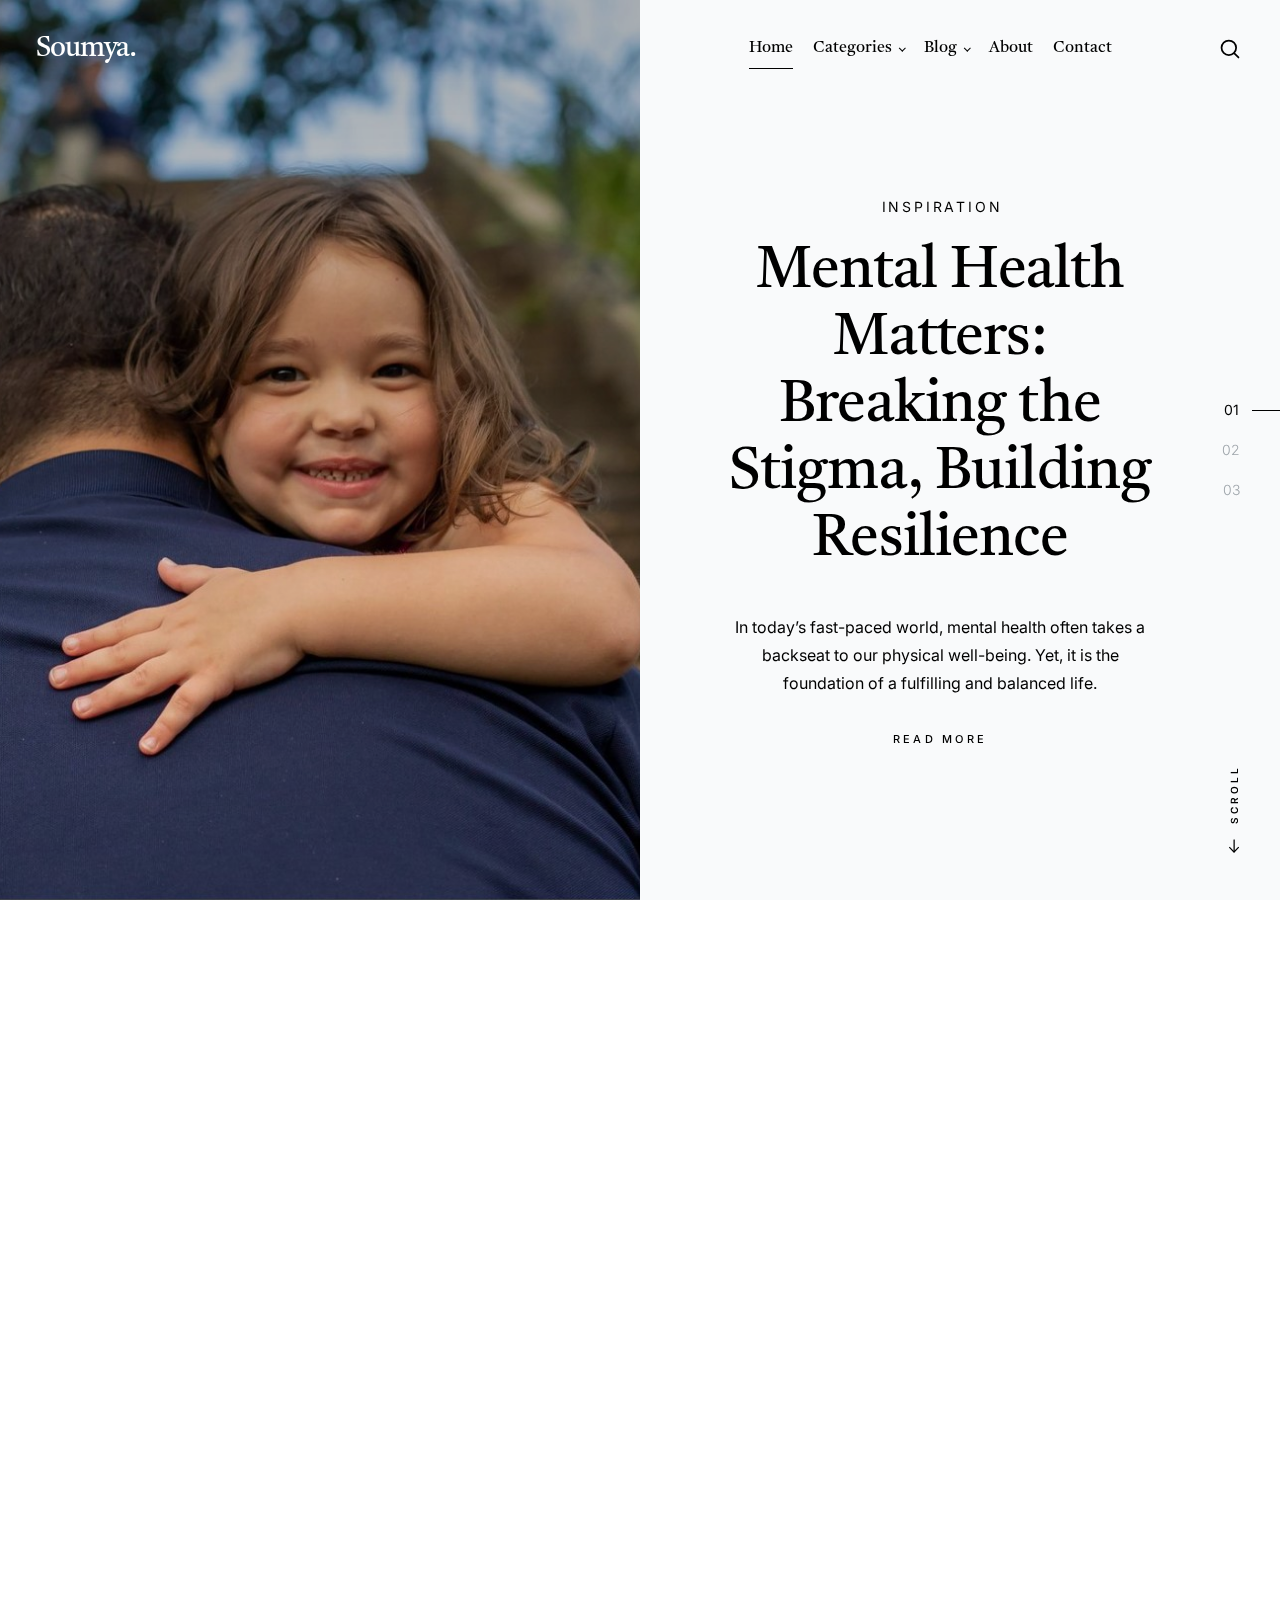
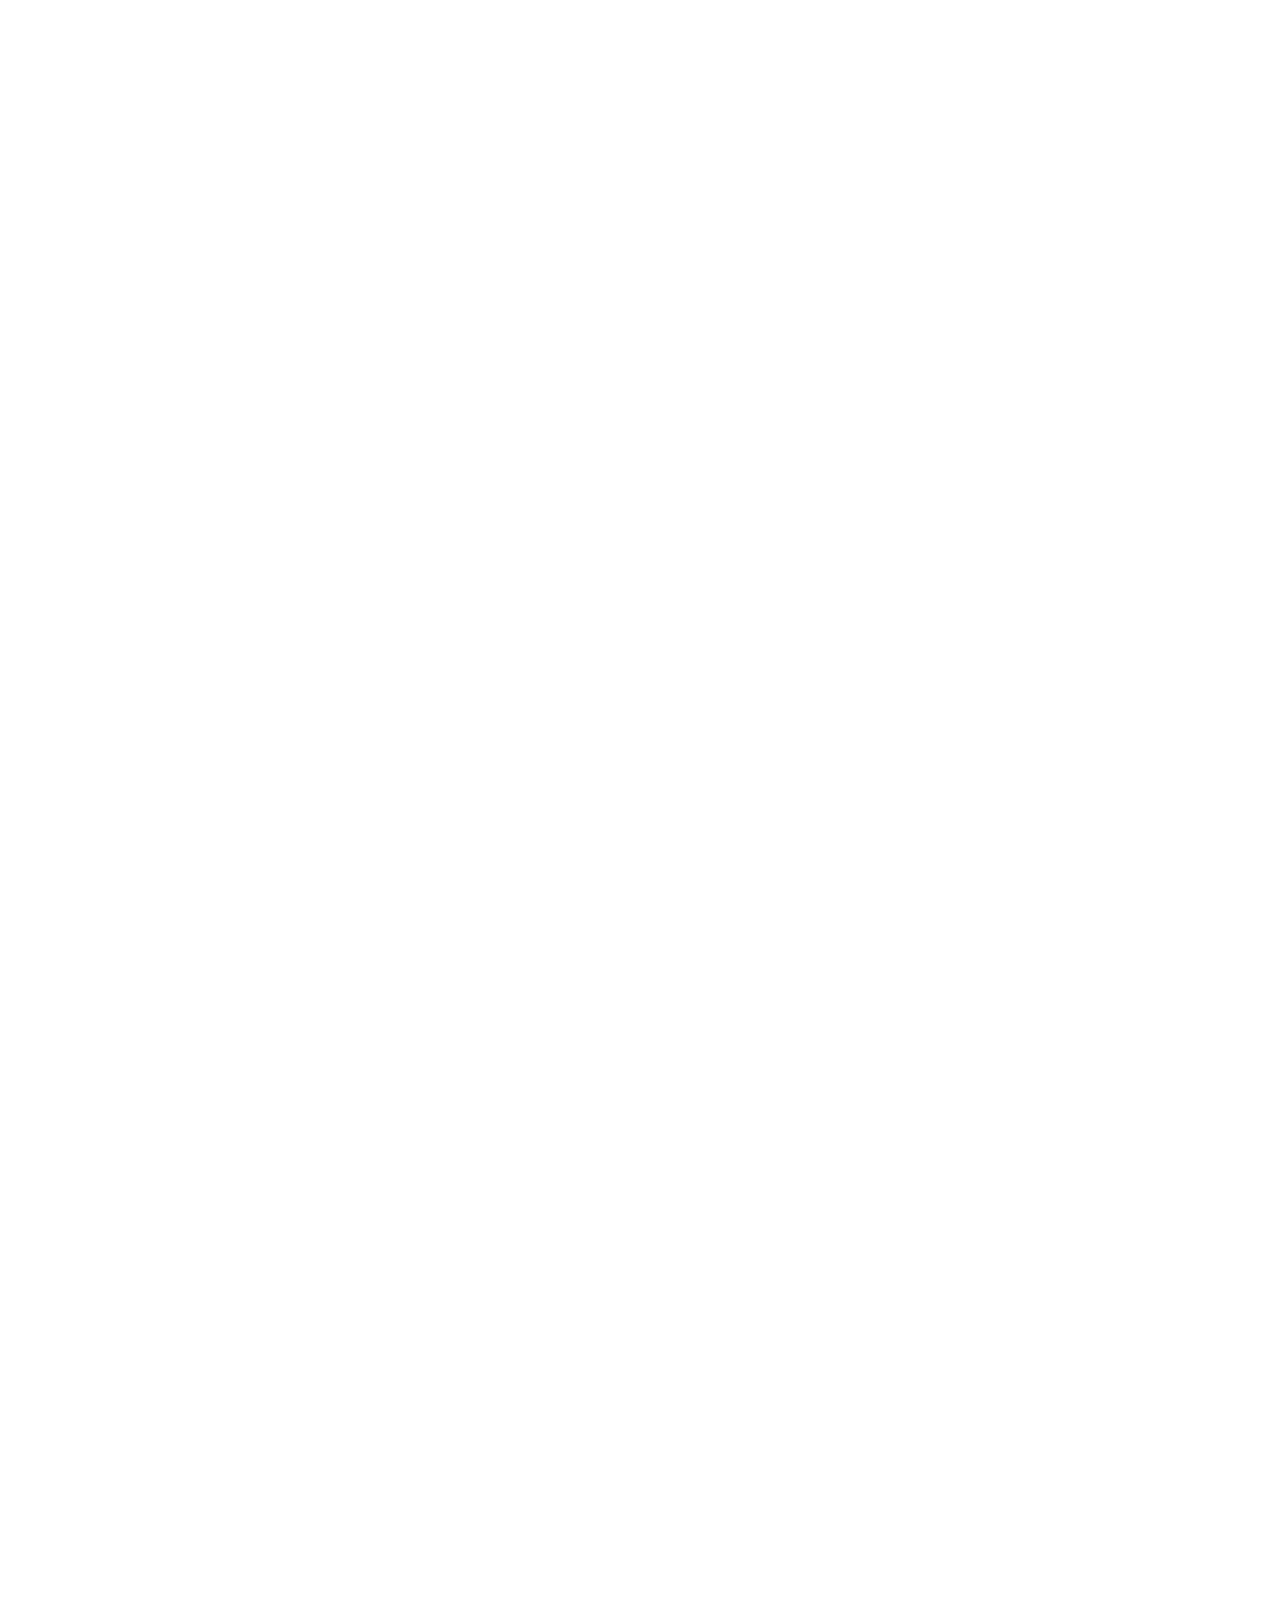
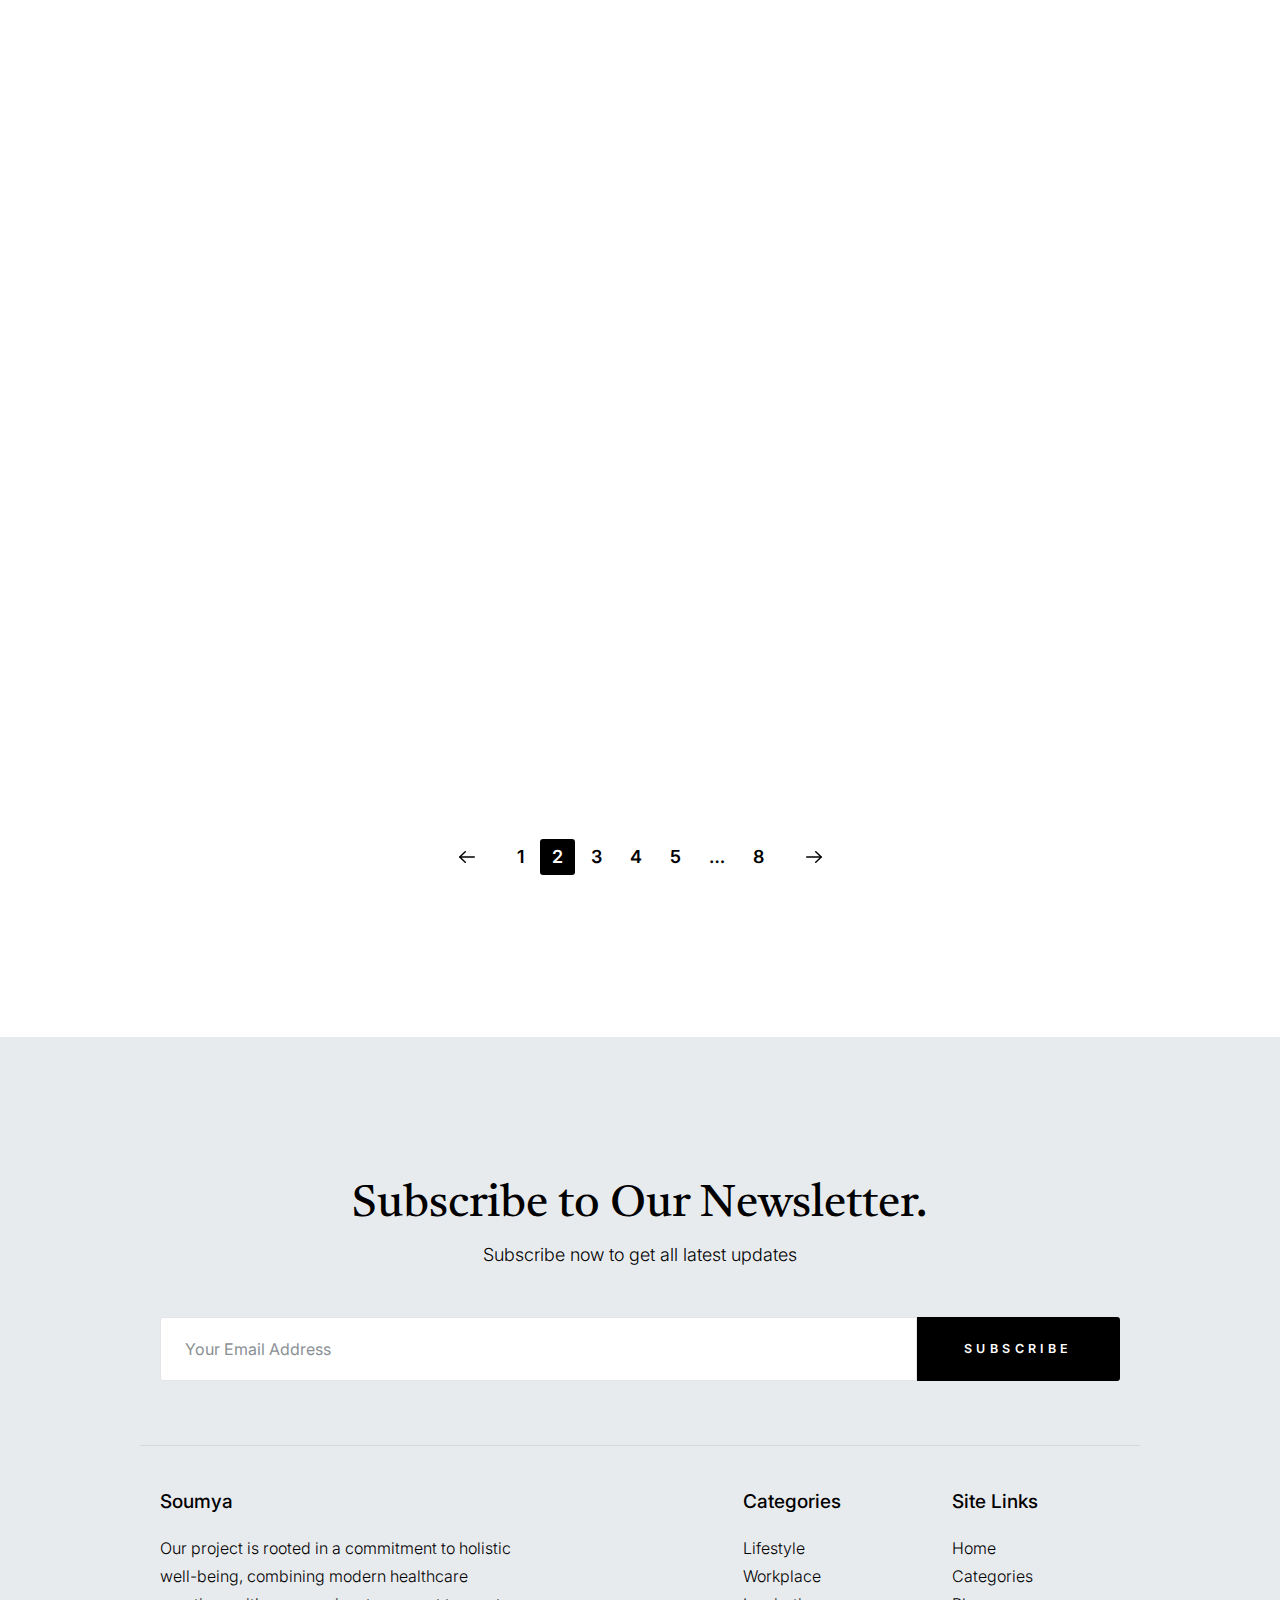
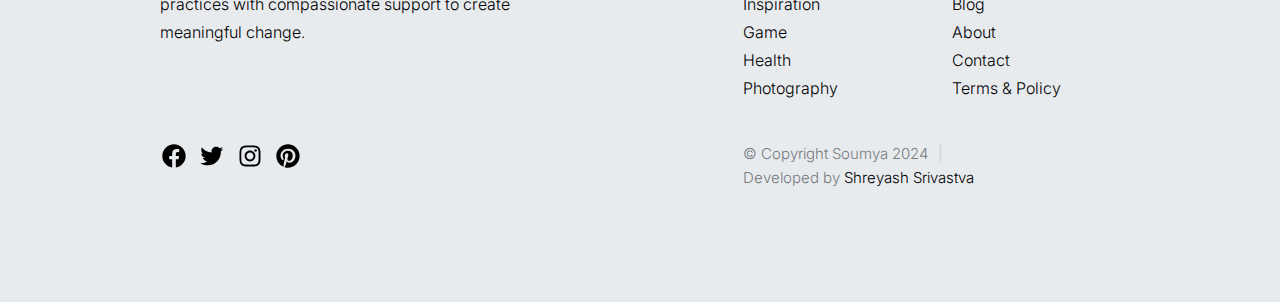
<file: index.html>
<!DOCTYPE html>
<html lang="en" class="no-js" >
<head>

    <!--- basic page needs
    ================================================== -->
    <meta charset="utf-8">
    <meta name="viewport" content="width=device-width, initial-scale=1">
    <title>Soumya</title>

    <script>
        document.documentElement.classList.remove('no-js');
        document.documentElement.classList.add('js');
    </script>

    <!-- CSS
    ================================================== -->
    <link rel="stylesheet" href="css/vendor.css">
    <link rel="stylesheet" href="css/styles.css">

    <!-- favicons
    ================================================== -->
    <link rel="apple-touch-icon" sizes="180x180" href="apple-touch-icon.png">
    <link rel="icon" type="image/png" sizes="32x32" href="favicon-32x32.png">
    <link rel="icon" type="image/png" sizes="16x16" href="favicon-16x16.png">
    <link rel="manifest" href="site.webmanifest">

</head>


<body id="top">


    <!-- preloader
    ================================================== -->
    <div id="preloader">
        <div id="loader" class="dots-fade">
            <div></div>
            <div></div>
            <div></div>
        </div>
    </div>


    <!-- page wrap
    ================================================== -->
    <div id="page" class="s-pagewrap ss-home">


        <!-- # site header 
        ================================================== -->
        <header id="masthead" class="s-header">

            <div class="s-header__branding">
                <p class="site-title">
                    <a href="index.html" rel="home">Soumya.</a>
                </p>
            </div>

            <div class="row s-header__navigation">

                <nav class="s-header__nav-wrap">
    
                    <h3 class="s-header__nav-heading">Navigate to</h3>
    
                    <ul class="s-header__nav">
                        <li class="current-menu-item"><a href="index.html" title="">Home</a></li>
                        <li class="has-children">
                            <a href="#0" title="" class="">Categories</a>
                            <ul class="sub-menu">
                                <li><a href="https://kzmlize0unhdg7m40777.lite.vusercontent.net/">Wellness</a></li>
                                <li><a href="https://kzmq2pw5ub47ozg0qclk.lite.vusercontent.net/">Lifestyle Planner</a></li>
                                <li><a href="category.html">Inspiration</a></li>
                                <li><a href="inspiration.html">Work</a></li>
                                <li><a href="https://kzmqe90amshd6bijne5x.lite.vusercontent.net/">Health</a></li>
                              <!--  <li><a href="category.html">Photography</a></li>-->
                            </ul>
                        </li>
                        <li class="has-children">
                            <a href="#0" title="" class="">Blog</a>
                            <ul class="sub-menu">
                                <li><a href="single-standard.html">Standard Post</a></li>
                                <li><a href="single-video.html">Video Post</a></li>
                                <li><a href="single-audio.html">Audio Post</a></li>
                            </ul>
                        </li>
                        <li><a href="about.html" title="">About</a></li>
                        <li><a href="contact.html" title="">Contact</a></li>
                    </ul> <!-- end s-header__nav -->

                </nav> <!-- end s-header__nav-wrap -->
    
            </div> <!-- end s-header__navigation -->

            <div class="s-header__search">

                <div class="s-header__search-inner">
                    <div class="row">
    
                        <form role="search" method="get" class="s-header__search-form" action="#">
                            <label>
                                <span class="u-screen-reader-text">Search for:</span>
                                <input type="search" class="s-header__search-field" placeholder="Search for..." value="" name="s" title="Search for:" autocomplete="off">
                            </label>
                            <input type="submit" class="s-header__search-submit" value="Search"> 
                        </form>
    
                        <a href="#0" title="Close Search" class="s-header__search-close">Close</a>
    
                    </div> <!-- end row -->
                </div> <!-- s-header__search-inner -->
    
            </div> <!-- end s-header__search -->

            <a class="s-header__menu-toggle" href="#0"><span>Menu</span></a>
            <a class="s-header__search-trigger" href="#">
                <svg width="24" height="24" fill="none" viewBox="0 0 24 24">
                    <path stroke="currentColor" stroke-linecap="round" stroke-linejoin="round" stroke-width="1.5" d="M19.25 19.25L15.5 15.5M4.75 11C4.75 7.54822 7.54822 4.75 11 4.75C14.4518 4.75 17.25 7.54822 17.25 11C17.25 14.4518 14.4518 17.25 11 17.25C7.54822 17.25 4.75 14.4518 4.75 11Z"></path>
                </svg>
            </a>

        </header> <!-- end s-header -->


        <!-- # site-content
        ================================================== -->
        <section id="content" class="s-content">


            <!-- hero -->
            <div class="hero">

                <div class="hero__slider swiper-container">

                    <div class="swiper-wrapper">
                        <article class="hero__slide swiper-slide">
                            <div class="hero__entry-image" style="background-image: url('images/thumbs/featured/featured-01_2000.jpg');"></div>
                            <div class="hero__entry-text">
                                <div class="hero__entry-text-inner">
                                    <div class="hero__entry-meta">
                                        <span class="cat-links">
                                            <a href="category.html">Inspiration</a>
                                        </span>
                                    </div>
                                    <h2 class="hero__entry-title">
                                        <a href="single-standard.html">
                                            Mental Health Matters: Breaking the Stigma, Building Resilience
                                        </a>
                                    </h2>
                                    <p class="hero__entry-desc">
                                        In today’s fast-paced world, mental health often takes a backseat to our physical well-being. Yet, it is the foundation of a fulfilling and balanced life. 
                                    </p>
                                    <a class="hero__more-link" href="single-standard.html">Read More</a>
                                </div>
                            </div>
                        </article>
                        <article class="hero__slide swiper-slide">
                            <div class="hero__entry-image" style="background-image: url('images/thumbs/featured/featured-02_2000.jpg');"></div>
                            <div class="hero__entry-text">
                                <div class="hero__entry-text-inner">
                                    <div class="hero__entry-meta">
                                        <span class="cat-links">
                                            <a href="category.html">Health</a>
                                        </span>
                                    </div>
                                    <h2 class="hero__entry-title">
                                        <a href="single-standard.html">
                                            10 Reasons Why Being in Nature Is Good For You.
                                        </a>
                                    </h2>
                                    <p class="hero__entry-desc">
                                        Breaking the Silence: Prioritizing Mental Health for a Stronger, Healthier, and Happier You—Join the Movement to End Stigma, Embrace Support, and Empower Lives Through Awareness, Compassion, and Care.
                                    </p>
                                    <a class="hero__more-link" href="single-standard.html">Read More</a>
                                </div>
                            </div>
                        </article>
                        <article class="hero__slide swiper-slide">
                            <div class="hero__entry-image" style="background-image: url('images/thumbs/featured/featured-03_2000.jpg');"></div>
                            <div class="hero__entry-text">
                                <div class="hero__entry-text-inner">
                                    <div class="hero__entry-meta">
                                        <span class="cat-links">
                                            <a href="category.html">Lifestyle</a>
                                        </span>
                                    </div>
                                    <h2 class="hero__entry-title">
                                        <a href="single-standard.html">
                                            Six Relaxation Techniques to Reduce Stress.
                                        </a>
                                    </h2>
                                    <p class="hero__entry-desc">
                                        Six Effective Relaxation Techniques to Help You Reduce Stress, Enhance Your Mental Well-Being, and Achieve a Greater Sense of Calm and Balance in Your Daily Life
                                    </p>
                                    <a class="hero__more-link" href="single-standard.html">Read More</a>
                                </div>
                            </div>
                        </article>
                    </div> <!-- swiper-wrapper -->

                    <div class="swiper-pagination"></div>
    
                </div> <!-- end hero slider -->

                <a href="#bricks" class="hero__scroll-down smoothscroll">
                    <svg width="24" height="24" fill="none" viewBox="0 0 24 24">
                        <path stroke="currentColor" stroke-linecap="round" stroke-linejoin="round" stroke-width="1.5" d="M10.25 6.75L4.75 12L10.25 17.25"></path>
                        <path stroke="currentColor" stroke-linecap="round" stroke-linejoin="round" stroke-width="1.5" d="M19.25 12H5"></path>
                    </svg>
                    <span>Scroll</span>
                </a>

            </div> <!-- end hero -->


            <!--  masonry i.e. majdoori -->
            <div id="bricks" class="bricks">

                <div class="masonry">

                    <div class="bricks-wrapper" data-animate-block>

                        <div class="grid-sizer"></div>

                        <article class="brick entry" data-animate-el>
        
                            <div class="entry__thumb">
                                <a href="single-standard.html" class="thumb-link">
                                    <img src="images/thumbs/masonry/statue-600.jpg" 
                                        srcset="images/thumbs/masonry/statue-600.jpg 1x, images/thumbs/masonry/statue-1200.jpg 2x" alt="">
                                </a>
                            </div> <!-- end entry__thumb -->
        
                            <div class="entry__text">
                                <div class="entry__header">
                                    <div class="entry__meta">
                                        <span class="cat-links">
                                            <a href="game.html">Game</a>
                                        </span>
                                        <span class="byline">
                                            By:
                                            <a href="#0">Shreyash Srivastva</a>
                                        </span>
                                    </div>
                                    <h1 class="entry__title"><a href="single-standard.html">Just a Normal Simple Blog Post.</a></h1>
                                 </div>
                                <div class="entry__excerpt">
                                    <p>
                                        Why Mental Health Matters: Understanding the Crucial Role of Mental Well-Being in Our Lives and How We Can Support, Prioritize, and Foster Better Mental Health for Ourselves and Others
                                    </p>
                                </div>
                                <a class="entry__more-link" href="#0">Read More</a>
                            </div> <!-- end entry__text -->
                        
                        </article> <!-- end article -->

                        <article class="brick entry" data-animate-el>
        
                            <div class="entry__thumb">
                                <a href="single-standard.html" class="thumb-link">
                                    <img src="images/thumbs/masonry/beetle-600.jpg" 
                                        srcset="images/thumbs/masonry/beetle-600.jpg 1x, images/thumbs/masonry/beetle-1200.jpg 2x" alt="">
                                </a>
                            </div> <!-- end entry__thumb -->
        
                            <div class="entry__text">
                                <div class="entry__header">
                                    <div class="entry__meta">
                                        <span class="cat-links">
                                            <a href="#">Lifestyle</a>
                                        </span>
                                        <span class="post-date">
                                            By:
                                            <a href="#0">Isha Dungrani</a>
                                        </span>
                                    </div>
                                    <h1 class="entry__title"><a href="single-standard.html">Throwback To The Good Old Days.</a></h1>
                                </div>
                                <div class="entry__excerpt">
                                    <p>
                                    Those days.
                                    </p>
                                </div>
                                <a class="entry__more-link" href="#0">Read More</a>
                            </div> <!-- end entry__text -->
                        
                        </article> <!-- end article -->

                        <article class="brick entry" data-animate-el>
            
                            <div class="entry__thumb">
                                <a href="single-standard.html" class="thumb-link">
                                    <img src="images/thumbs/masonry/grayscale-600.jpg" 
                                        srcset="images/thumbs/masonry/grayscale-600.jpg 1x, images/thumbs/masonry/grayscale-1200.jpg 2x" alt="">
                                </a>
                            </div> <!-- end entry__thumb -->
            
                            <div class="entry__text">
                                <div class="entry__header">
                                    <div class="entry__meta">
                                        <span class="cat-links">
                                            <a href="game.html">Game</a>
                                        </span>
                                        <span class="byline">
                                            By:
                                            <a href="#0">Shreyash Srivastva</a>
                                        </span>
                                    </div>
                                    <h1 class="entry__title"><a href="single-standard.html">5  Grayscale Coloring Techniques.</a></h1>
                                </div>
                                <div class="entry__excerpt">
                                    <p>
                                    Some useful Grayscale Coloring Techniques for you...
                                    </p>
                                </div>
                                <a class="entry__more-link" href="#0">Read More</a>
                            </div> <!-- end entry__text -->
                            
                        </article> <!-- end article -->

                        <article class="brick entry" data-animate-el>
            
                            <div class="entry__thumb">
                                <a href="single-standard.html" class="thumb-link">
                                    <img src="images/thumbs/masonry/woodcraft-600.jpg" 
                                        srcset="images/thumbs/masonry/woodcraft-600.jpg 1x, images/thumbs/masonry/woodcraft-1200.jpg 2x" alt="">
                                </a>
                            </div> <!-- end entry__thumb -->
            
                            <div class="entry__text">
                                <div class="entry__header">
                                    <div class="entry__meta">
                                        <span class="cat-links">
                                            <a href="#">Lifestyle</a>
                                        </span>
                                        <span class="byline">
                                            By:
                                            <a href="#0">Shreyash Srivastva</a>
                                        </span>
                                    </div>
                                    <h1 class="entry__title"><a href="single-standard.html">What Minimalism Really Looks Like.</a></h1>
                                 </div>
                                <div class="entry__excerpt">
                                    <p>
                                    The Modern Aesthetic. From Steve Jobs to Instagram influencing.
                                    </p>
                                </div>
                                <a class="entry__more-link" href="#0">Read More</a>
                            </div> <!-- end entry__text -->
            
                        </article> <!-- end entry -->
        
                        <article class="brick entry" data-animate-el>
        
                            <div class="entry__thumb">
                                <a href="single-standard.html" class="thumb-link">
                                    <img src="images/thumbs/masonry/tulips-600.jpg" 
                                        srcset="images/thumbs/masonry/tulips-600.jpg 1x, images/thumbs/masonry/tulips-1200.jpg 2x" alt="">
                                </a>
                            </div>  <!-- end entry__thumb -->
        
                            <div class="entry__text">
                                <div class="entry__header">
                                    <div class="entry__meta">
                                        <span class="cat-links">
                                            <a href="#">Health</a>
                                        </span>
                                        <span class="byline">
                                            By:
                                            <a href="#0">Anshumaan Kumar</a>
                                        </span>
                                    </div>
                                    <h1 class="entry__title"><a href="single-standard.html">10 Interesting Facts About Caffeine.</a></h1>
                                </div>
                                <div class="entry__excerpt">
                                    <p>
                                    Bring my cup, Oh Starbucks!
                                    </p>
                                </div>
                                <a class="entry__more-link" href="#0">Read More</a>
                            </div> <!-- end entry__text -->
                        
                        </article> <!-- end article -->

                        

                        <article class="brick entry" data-animate-el>
        
                            <div class="entry__thumb">
                                <a href="single-standard.html" class="thumb-link">
                                    <img src="images/thumbs/masonry/red-and-blue-600.jpg" 
                                        srcset="images/thumbs/masonry/red-and-blue-600.jpg 1x, images/thumbs/masonry/red-and-blue-1200.jpg 2x" alt="">
                                </a>
                            </div> <!-- end entry__thumb -->
        
                            <div class="entry__text">
                                <div class="entry__header">
                                    <div class="entry__meta">
                                        <span class="cat-links">
                                            <a href="#">Work</a> 
                                            <a href="game.html">Game</a>
                                        </span>
                                        <span class="byline">
                                            By:
                                            <a href="#0">Isha Dungrani</a>
                                        </span>
                                    </div>
                                    <h1 class="entry__title"><a href="single-standard.html">Red and Blue Photo Effects.</a></h1>
                                </div>
                                <div class="entry__excerpt">
                                    <p>
                                        The perfect place to begin your journey toward improved mental and sexual well-being. 
                                    </p>
                                </div>
                                <a class="entry__more-link" href="#0">Read More</a>
                            </div> <!-- end entry__text -->
                        
                        </article> <!-- end article -->
        
                        <article class="brick entry" data-animate-el>
                
                            <div class="entry__thumb">
                                <a href="single-standard.html" class="thumb-link">
                                    <img src="images/thumbs/masonry/white-lamp-600.jpg" 
                                        srcset="images/thumbs/masonry/white-lamp-600.jpg 1x, images/thumbs/masonry/white-lamp-1200.jpg 2x" alt="">
                                </a>
                            </div> <!-- end entry__thumb -->
                
                            <div class="entry__text">
                                <div class="entry__header">
                                    <div class="entry__meta">
                                        <span class="cat-links">
                                            <a href="#">Lifestyle</a>
                                            <a href="#">Work</a>
                                        </span>
                                        <span class="byline">
                                            By:
                                            <a href="#0">Dinal Sharma</a>
                                        </span>
                                    </div>
                                    <h1 class="entry__title"><a href="single-standard.html">10 Practical Ways to Be Minimalist.</a></h1>
                                </div>
                                <div class="entry__excerpt">
                                    <p>
                                    A Glimse into South Indian Minimalism and more...
                                    </p>
                                </div>
                                <a class="entry__more-link" href="#0">Read More</a>
                            </div> <!-- end entry__text -->
                                
                        </article> <!-- end article -->
        
                        <article class="brick entry" data-animate-el>
        
                            <div class="entry__thumb">
                                <a href="single-standard.html" class="thumb-link">
                                    <img src="images/thumbs/masonry/books-600.jpg" 
                                        srcset="images/thumbs/masonry/books-600.jpg 1x, images/thumbs/masonry/books-1200.jpg 2x" alt="">
                                </a>
                            </div> <!-- end entry__thumb -->
        
                            <div class="entry__text">
                                <div class="entry__header">
                                    <div class="entry__meta">
                                        <span class="cat-links">
                                            <a href="#">Health</a>
                                            <a href="#">Lifestyle</a>
                                        </span>
                                        <span class="byline">
                                            By:
                                            <a href="#0">Ahmer Siddiqui</a>
                                        </span>
                                    </div>
                                    <h1 class="entry__title"><a href="single-standard.html">What Does Reading Do to Your Brain?</a></h1>
                                </div>
                                <div class="entry__excerpt">
                                    <p>
                                    Nerds vs BookWorms vs You
                                    </p>
                                </div>
                                <a class="entry__more-link" href="#0">Read More</a>
                            </div> <!-- end entry__text -->
                        
                        </article> <!-- end article -->
        
                        <article class="brick entry" data-animate-el>
        
                            <div class="entry__thumb">
                                <a href="single-standard.html" class="thumb-link">
                                    <img src="images/thumbs/masonry/lamp-600.jpg" 
                                        srcset="images/thumbs/masonry/lamp-600.jpg 1x, images/thumbs/masonry/lamp-1200.jpg 2x" alt="">
                                </a>
                            </div> <!-- end entry__thumb -->
        
                            <div class="entry__text">
                                <div class="entry__header">
                                    <div class="entry__meta">
                                        <span class="cat-links">
                                            <a href="game.html">Game</a>
                                            <a href="#">Photography</a>
                                        </span>
                                        <span class="byline">
                                            By:
                                            <a href="#0">Sumit Kr Chaudhary</a>
                                        </span>
                                    </div>
                                    <h1 class="entry__title"><a href="single-standard.html">Symmetry In Modern Design.</a></h1>
                                </div>
                                <div class="entry__excerpt">
                                    <p>
                                        Balance Beyond Boundaries.
                                    </p>
                                </div>
                                <a class="entry__more-link" href="#0">Read More</a>
                            </div> <!-- end entry__text -->
                        
                        </article> <!-- end article -->

                        <article class="brick entry" data-animate-el>
        
                            <div class="entry__thumb">
                                <a href="single-standard.html" class="thumb-link">
                                    <img src="images/thumbs/masonry/clock-600.jpg" 
                                        srcset="images/thumbs/masonry/clock-600.jpg 1x, images/thumbs/masonry/clock-1200.jpg 2x" alt="">
                                </a>
                            </div> <!-- end entry__thumb -->
        
                            <div class="entry__text">
                                <div class="entry__header">
                                    <div class="entry__meta">
                                        <span class="cat-links">
                                            <a href="#">Lifestyle</a>
                                            <a href="#">Work</a>
                                        </span>
                                        <span class="byline">
                                            By:
                                            <a href="#0">Vedika Dungrani</a>
                                        </span>
                                    </div>
                                    <h1 class="entry__title"><a href="single-standard.html">10 Tips for Managing Time Effectively.</a></h1>
                                </div>
                                <div class="entry__excerpt">
                                    <p>
                                    My Life in Canada AND How to Manage Time
                                    </p>
                                </div>
                                <a class="entry__more-link" href="#0">Read More</a>
                            </div> <!-- end entry__text -->
                        
                        </article> <!-- end article -->

                        

                        <article class="brick entry" data-animate-el>
        
                            <div class="entry__thumb">
                                <a href="single-standard.html" class="thumb-link">
                                    <img src="images/thumbs/masonry/phone-and-keyboard-600.jpg" 
                                        srcset="images/thumbs/masonry/phone-and-keyboard-600.jpg 1x, images/thumbs/masonry/phone-and-keyboard-1200.jpg 2x" alt="">
                                </a>
                            </div> <!-- end entry__thumb -->
        
                            <div class="entry__text">
                                <div class="entry__header">
                                    <div class="entry__meta">
                                        <span class="cat-links">
                                            <a href="https://www.github.com/shreyazh">GitHub</a>
                                        </span>
                                        <span class="byline">
                                            By:
                                            <a href="#0">Shryash Srivastva</a>
                                        </span>
                                    </div>
                                    <h1 class="entry__title"><a href="https://www.github.com/shreyazh">Need a Remote Folder for your Codes?</a></h1>
                                </div>
                                <div class="entry__excerpt">
                                    <p>
                                    A Place to start buiding and managing your programs.
                                    </p>
                                </div>
                                <a class="entry__more-link" href="https://www.github.com/shreyazh">Learn More</a>
                            </div> <!-- end entry__text -->
                        
                        </article> <!-- end article -->

                        <article class="brick entry" data-animate-el>
        
                            <div class="entry__thumb">
                                <a href="single-standard.html" class="thumb-link">
                                    <img src="images/thumbs/masonry/wheel-600.jpg" 
                                        srcset="images/thumbs/masonry/wheel-600.jpg 1x, images/thumbs/masonry/wheel-1200.jpg 2x" alt="">
                                </a>
                            </div> <!-- end entry__thumb -->
        
                            <div class="entry__text">
                                <div class="entry__header">
                                    <div class="entry__meta">
                                        <span class="cat-links">
                                            <a href="#">Photography</a> 
                                        </span>
                                        <span class="byline">
                                            By:
                                            <a href="#0">Shreyash Srivastva</a>
                                        </span>
                                    </div>
                                    <h1 class="entry__title"><a href="single-standard.html">Black And White Photography Tips.</a></h1>
                                </div>
                                <div class="entry__excerpt">
                                    <p>
                                    Let’s start some B&W Photography
                                    </p>
                                </div>
                                <a class="entry__more-link" href="#0">Read More</a>
                            </div> <!-- end entry__text -->
                        
                        </article> <!-- end article -->

                    </div> <!-- end bricks-wrapper -->

                </div> <!-- end masonry, khatam ho gaya dihaadhi-->


                <!-- pagination -->
                <div class="row pagination">
                    <div class="column lg-12">
                        <nav class="pgn">
                            <ul>
                                <li>
                                    <a class="pgn__prev" href="#0">
                                        <svg width="24" height="24" fill="none" viewBox="0 0 24 24">
                                            <path stroke="currentColor" stroke-linecap="round" stroke-linejoin="round" stroke-width="1.5" d="M10.25 6.75L4.75 12L10.25 17.25"></path>
                                            <path stroke="currentColor" stroke-linecap="round" stroke-linejoin="round" stroke-width="1.5" d="M19.25 12H5"></path>
                                        </svg>
                                    </a>
                                </li>
                                <li><a class="pgn__num" href="#0">1</a></li>
                                <li><span class="pgn__num current">2</span></li>
                                <li><a class="pgn__num" href="#0">3</a></li>
                                <li><a class="pgn__num" href="#0">4</a></li>
                                <li><a class="pgn__num" href="#0">5</a></li>
                                <li><span class="pgn__num dots">…</span></li>
                                <li><a class="pgn__num" href="#0">8</a></li>
                                <li>
                                    <a class="pgn__next" href="#0">
                                        <svg width="24" height="24" fill="none" viewBox="0 0 24 24">
                                            <path stroke="currentColor" stroke-linecap="round" stroke-linejoin="round" stroke-width="1.5" d="M13.75 6.75L19.25 12L13.75 17.25"></path>
                                            <path stroke="currentColor" stroke-linecap="round" stroke-linejoin="round" stroke-width="1.5" d="M19 12H4.75"></path>
                                        </svg>
                                    </a>
                                </li>
                            </ul>
                        </nav> <!-- end pgn -->
                    </div> <!-- end column -->
                </div> <!-- end pagination -->

            </div> <!-- end bricks -->

        </section> <!-- end s-content -->


        <!-- # site-footer
        ================================================== -->
        <footer id="colophon" class="s-footer">

            <div class="row s-footer__subscribe">
                <div class="column lg-12">

                    <h2>
                    Subscribe to Our Newsletter.
                    </h2>
                    <p>
                    Subscribe now to get all latest updates
                    </p>

                    <form id="mc-form" class="mc-form">
                        <input type="email" name="EMAIL" id="mce-EMAIL" class="u-fullwidth text-center" placeholder="Your Email Address" title="The domain portion of the email address is invalid (the portion after the @)." pattern="^([^\x00-\x20\x22\x28\x29\x2c\x2e\x3a-\x3c\x3e\x40\x5b-\x5d\x7f-\xff]+|\x22([^\x0d\x22\x5c\x80-\xff]|\x5c[\x00-\x7f])*\x22)(\x2e([^\x00-\x20\x22\x28\x29\x2c\x2e\x3a-\x3c\x3e\x40\x5b-\x5d\x7f-\xff]+|\x22([^\x0d\x22\x5c\x80-\xff]|\x5c[\x00-\x7f])*\x22))*\x40([^\x00-\x20\x22\x28\x29\x2c\x2e\x3a-\x3c\x3e\x40\x5b-\x5d\x7f-\xff]+|\x5b([^\x0d\x5b-\x5d\x80-\xff]|\x5c[\x00-\x7f])*\x5d)(\x2e([^\x00-\x20\x22\x28\x29\x2c\x2e\x3a-\x3c\x3e\x40\x5b-\x5d\x7f-\xff]+|\x5b([^\x0d\x5b-\x5d\x80-\xff]|\x5c[\x00-\x7f])*\x5d))*(\.\w{2,})+$" required>
                        <input type="submit" name="subscribe" value="Subscribe" class="btn--small btn--primary u-fullwidth">
                        <!-- <div style="position: absolute; left: -5000px;" aria-hidden="true"><input type="text" name="b_cdb7b577e41181934ed6a6a44_9a91cfe7b3" tabindex="-1" value=""></div> -->
                        <div class="mc-status"></div>
                    </form>

                </div>
            </div> <!-- end s-footer__subscribe -->

            <div class="row s-footer__main">

                <div class="column lg-5 md-6 tab-12 s-footer__about">
                    <h4>Soumya</h4>

                    <p>
                        Our project is rooted in a commitment to holistic well-being, combining modern healthcare practices with compassionate support to create meaningful change. 
                    </p>
                </div> <!-- end s-footer__about -->

                <div class="column lg-5 md-6 tab-12">
                    <div class="row">
                        <div class="column lg-6">
                            <h4>Categories</h4>
                            <ul class="link-list">
                                <li><a href="category.html">Lifestyle</a></li>
                                <li><a href="category.html">Workplace</a></li>
                                <li><a href="category.html">Inspiration</a></li>
                                <li><a href="game.html">Game</a></li>
                                <li><a href="category.html">Health</a></li>
                                <li><a href="category.html">Photography</a></li>
                            </ul>
                        </div>
                        <div class="column lg-6">
                            <h4>Site Links</h4>
                            <ul class="link-list">
                                <li><a href="index.html">Home</a></li>
                                <li><a href="category.html">Categories</a></li>
                                <li><a href="category.html">Blog</a></li>
                                <li><a href="about.html">About</a></li>
                                <li><a href="about.html">Contact</a></li>
                                <li><a href="#0">Terms & Policy</a></li>
                            </ul>
                        </div>
                    </div>
                </div>

            </div> <!-- end s-footer__main -->

            <div class="row s-footer__bottom">

                <div class="column lg-7 md-6 tab-12">
                    <ul class="s-footer__social">
                        <li>
                            <a href="#0">
                                <svg xmlns="http://www.w3.org/2000/svg" width="24" height="24" viewBox="0 0 24 24" style="fill: rgba(0, 0, 0, 1);transform: ;msFilter:;"><path d="M12.001 2.002c-5.522 0-9.999 4.477-9.999 9.999 0 4.99 3.656 9.126 8.437 9.879v-6.988h-2.54v-2.891h2.54V9.798c0-2.508 1.493-3.891 3.776-3.891 1.094 0 2.24.195 2.24.195v2.459h-1.264c-1.24 0-1.628.772-1.628 1.563v1.875h2.771l-.443 2.891h-2.328v6.988C18.344 21.129 22 16.992 22 12.001c0-5.522-4.477-9.999-9.999-9.999z"></path></svg>
                                <span class="u-screen-reader-text">Facebook</span>
                            </a>
                        </li>
                        <li>
                            <a href="#0">
                                <svg xmlns="http://www.w3.org/2000/svg" width="24" height="24" viewBox="0 0 24 24" style="fill:rgba(0, 0, 0, 1);transform:;-ms-filter:"><path d="M19.633,7.997c0.013,0.175,0.013,0.349,0.013,0.523c0,5.325-4.053,11.461-11.46,11.461c-2.282,0-4.402-0.661-6.186-1.809 c0.324,0.037,0.636,0.05,0.973,0.05c1.883,0,3.616-0.636,5.001-1.721c-1.771-0.037-3.255-1.197-3.767-2.793 c0.249,0.037,0.499,0.062,0.761,0.062c0.361,0,0.724-0.05,1.061-0.137c-1.847-0.374-3.23-1.995-3.23-3.953v-0.05 c0.537,0.299,1.16,0.486,1.82,0.511C3.534,9.419,2.823,8.184,2.823,6.787c0-0.748,0.199-1.434,0.548-2.032 c1.983,2.443,4.964,4.04,8.306,4.215c-0.062-0.3-0.1-0.611-0.1-0.923c0-2.22,1.796-4.028,4.028-4.028 c1.16,0,2.207,0.486,2.943,1.272c0.91-0.175,1.782-0.512,2.556-0.973c-0.299,0.935-0.936,1.721-1.771,2.22 c0.811-0.088,1.597-0.312,2.319-0.624C21.104,6.712,20.419,7.423,19.633,7.997z"></path></svg>
                                <span class="u-screen-reader-text">Twitter</span>
                            </a>
                        </li>
                        <li>
                            <a href="#0">
                                <svg xmlns="http://www.w3.org/2000/svg" width="24" height="24" viewBox="0 0 24 24" style="fill:rgba(0, 0, 0, 1);transform:;-ms-filter:"><path d="M11.999,7.377c-2.554,0-4.623,2.07-4.623,4.623c0,2.554,2.069,4.624,4.623,4.624c2.552,0,4.623-2.07,4.623-4.624 C16.622,9.447,14.551,7.377,11.999,7.377L11.999,7.377z M11.999,15.004c-1.659,0-3.004-1.345-3.004-3.003 c0-1.659,1.345-3.003,3.004-3.003s3.002,1.344,3.002,3.003C15.001,13.659,13.658,15.004,11.999,15.004L11.999,15.004z"></path><circle cx="16.806" cy="7.207" r="1.078"></circle><path d="M20.533,6.111c-0.469-1.209-1.424-2.165-2.633-2.632c-0.699-0.263-1.438-0.404-2.186-0.42 c-0.963-0.042-1.268-0.054-3.71-0.054s-2.755,0-3.71,0.054C7.548,3.074,6.809,3.215,6.11,3.479C4.9,3.946,3.945,4.902,3.477,6.111 c-0.263,0.7-0.404,1.438-0.419,2.186c-0.043,0.962-0.056,1.267-0.056,3.71c0,2.442,0,2.753,0.056,3.71 c0.015,0.748,0.156,1.486,0.419,2.187c0.469,1.208,1.424,2.164,2.634,2.632c0.696,0.272,1.435,0.426,2.185,0.45 c0.963,0.042,1.268,0.055,3.71,0.055s2.755,0,3.71-0.055c0.747-0.015,1.486-0.157,2.186-0.419c1.209-0.469,2.164-1.424,2.633-2.633 c0.263-0.7,0.404-1.438,0.419-2.186c0.043-0.962,0.056-1.267,0.056-3.71s0-2.753-0.056-3.71C20.941,7.57,20.801,6.819,20.533,6.111z M19.315,15.643c-0.007,0.576-0.111,1.147-0.311,1.688c-0.305,0.787-0.926,1.409-1.712,1.711c-0.535,0.199-1.099,0.303-1.67,0.311 c-0.95,0.044-1.218,0.055-3.654,0.055c-2.438,0-2.687,0-3.655-0.055c-0.569-0.007-1.135-0.112-1.669-0.311 c-0.789-0.301-1.414-0.923-1.719-1.711c-0.196-0.534-0.302-1.099-0.311-1.669c-0.043-0.95-0.053-1.218-0.053-3.654 c0-2.437,0-2.686,0.053-3.655c0.007-0.576,0.111-1.146,0.311-1.687c0.305-0.789,0.93-1.41,1.719-1.712 c0.534-0.198,1.1-0.303,1.669-0.311c0.951-0.043,1.218-0.055,3.655-0.055c2.437,0,2.687,0,3.654,0.055 c0.571,0.007,1.135,0.112,1.67,0.311c0.786,0.303,1.407,0.925,1.712,1.712c0.196,0.534,0.302,1.099,0.311,1.669 c0.043,0.951,0.054,1.218,0.054,3.655c0,2.436,0,2.698-0.043,3.654H19.315z"></path></svg>
                                <span class="u-screen-reader-text">Instagram</span>
                            </a>
                        </li>
                        <li>
                            <a href="#0">
                                <svg xmlns="http://www.w3.org/2000/svg" width="24" height="24" viewBox="0 0 24 24" style="fill: rgba(0, 0, 0, 1);transform: ;msFilter:;"><path d="M11.99 2C6.472 2 2 6.473 2 11.99c0 4.232 2.633 7.85 6.35 9.306-.088-.79-.166-2.006.034-2.868.182-.78 1.172-4.966 1.172-4.966s-.299-.599-.299-1.484c0-1.388.805-2.425 1.808-2.425.853 0 1.264.64 1.264 1.407 0 .858-.546 2.139-.827 3.327-.235.994.499 1.805 1.479 1.805 1.775 0 3.141-1.872 3.141-4.575 0-2.392-1.719-4.064-4.173-4.064-2.843 0-4.512 2.132-4.512 4.335 0 .858.331 1.779.744 2.28a.3.3 0 0 1 .069.286c-.076.315-.245.994-.277 1.133-.044.183-.145.222-.335.134-1.247-.581-2.027-2.405-2.027-3.871 0-3.151 2.289-6.045 6.601-6.045 3.466 0 6.159 2.469 6.159 5.77 0 3.444-2.171 6.213-5.184 6.213-1.013 0-1.964-.525-2.29-1.146l-.623 2.374c-.225.868-.834 1.956-1.241 2.62a10 10 0 0 0 2.958.445c5.517 0 9.99-4.473 9.99-9.99S17.507 2 11.99 2"></path></svg>
                                <span class="u-screen-reader-text">Pinterest</span>
                            </a>
                        </li>
                    </ul>
                </div>
                <div class="column lg-5 md-6 tab-12">
                    <div class="ss-copyright">
                        <span>© Copyright Soumya 2024</span> 
                        <span>Developed by <a href="https://www.linkedin.com/in/shreyashsrivastva">Shreyash Srivastva</a></span>
                    </div>
                </div>

            </div> <!-- end s-footer__bottom -->
           
            <div class="ss-go-top">
                <a class="smoothscroll" title="Back to Top" href="#top">
                    <svg width="24" height="24" fill="none" viewBox="0 0 24 24">
                        <path stroke="currentColor" stroke-linecap="round" stroke-linejoin="round" stroke-width="1.5" d="M17.25 10.25L12 4.75L6.75 10.25"/>
                        <path stroke="currentColor" stroke-linecap="round" stroke-linejoin="round" stroke-width="1.5" d="M12 19.25V5.75"/>
                    </svg>
                </a>
            </div> <!-- end ss-go-top -->

        </footer><!-- end s-footer -->


    <!-- Java Script
    ================================================== -->
    <script src="js/plugins.js"></script>
    <script src="js/main.js"></script>

</body>
</html>
</file>
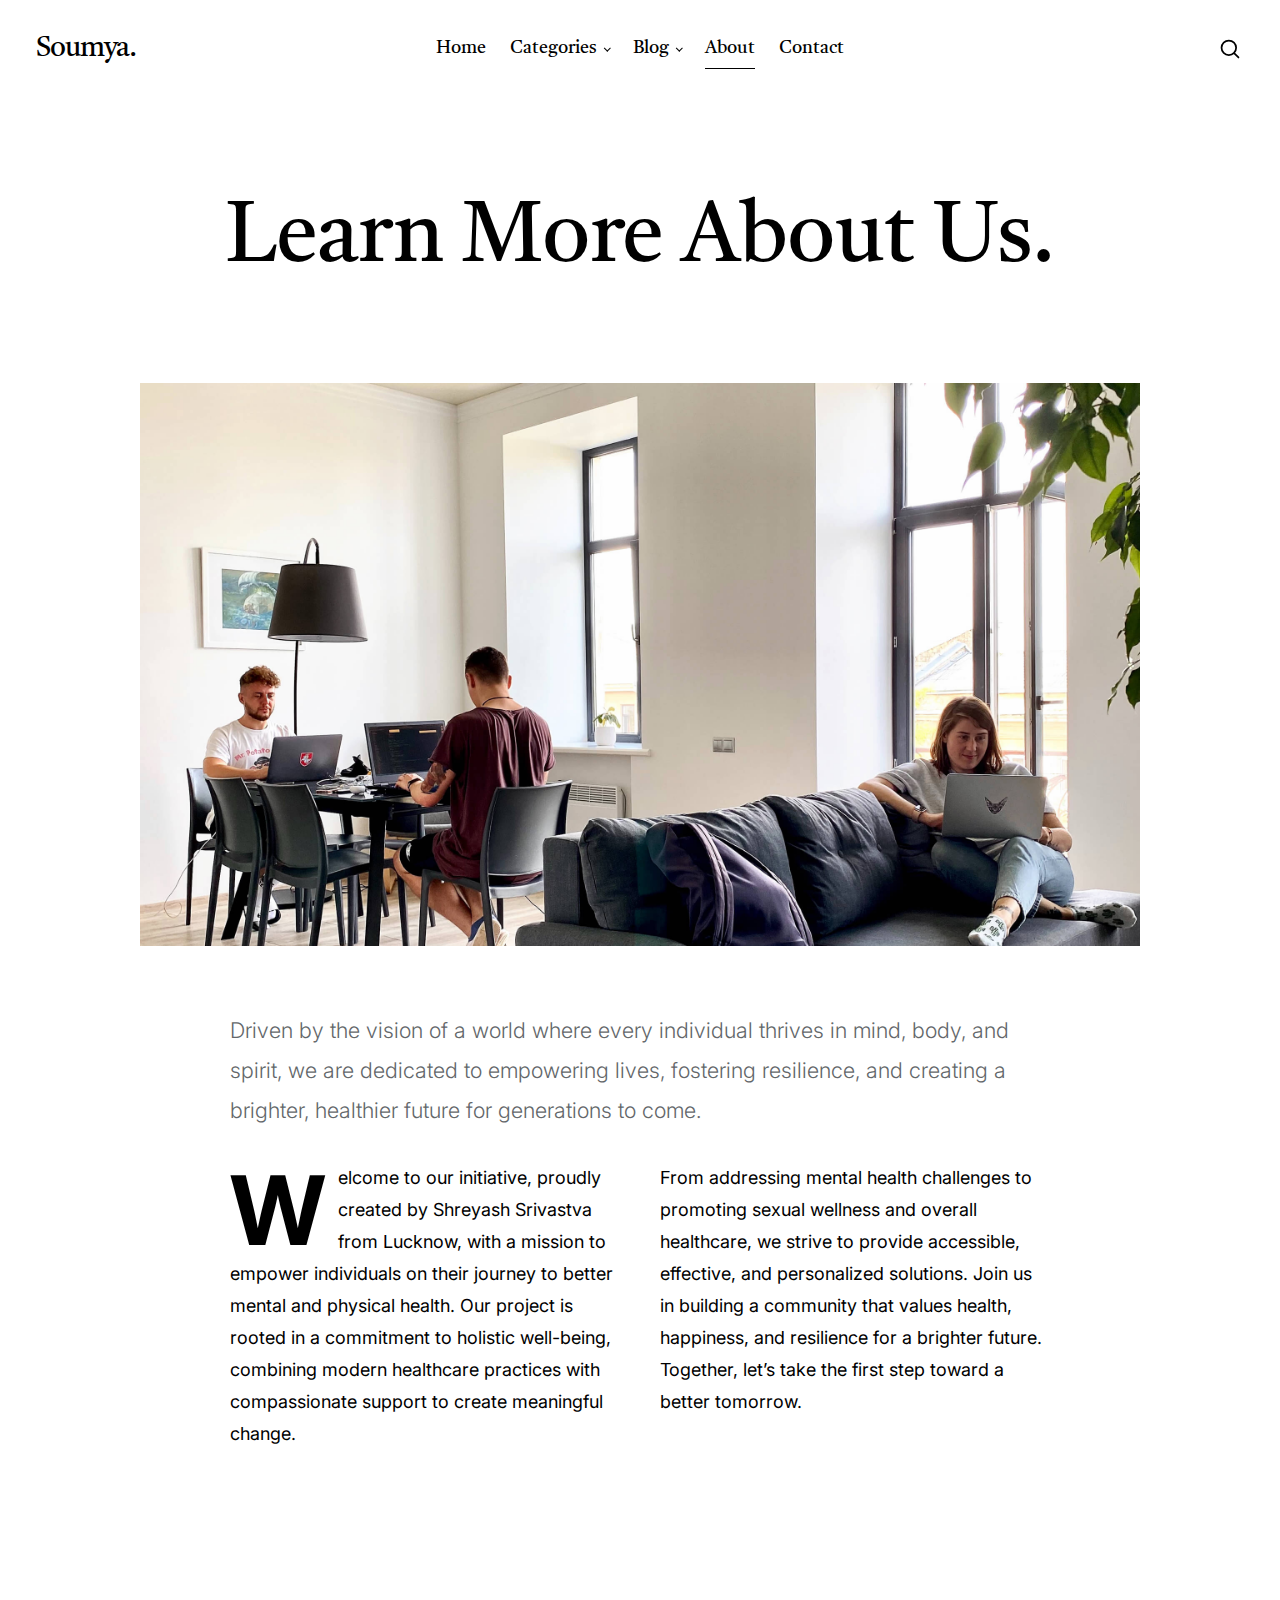
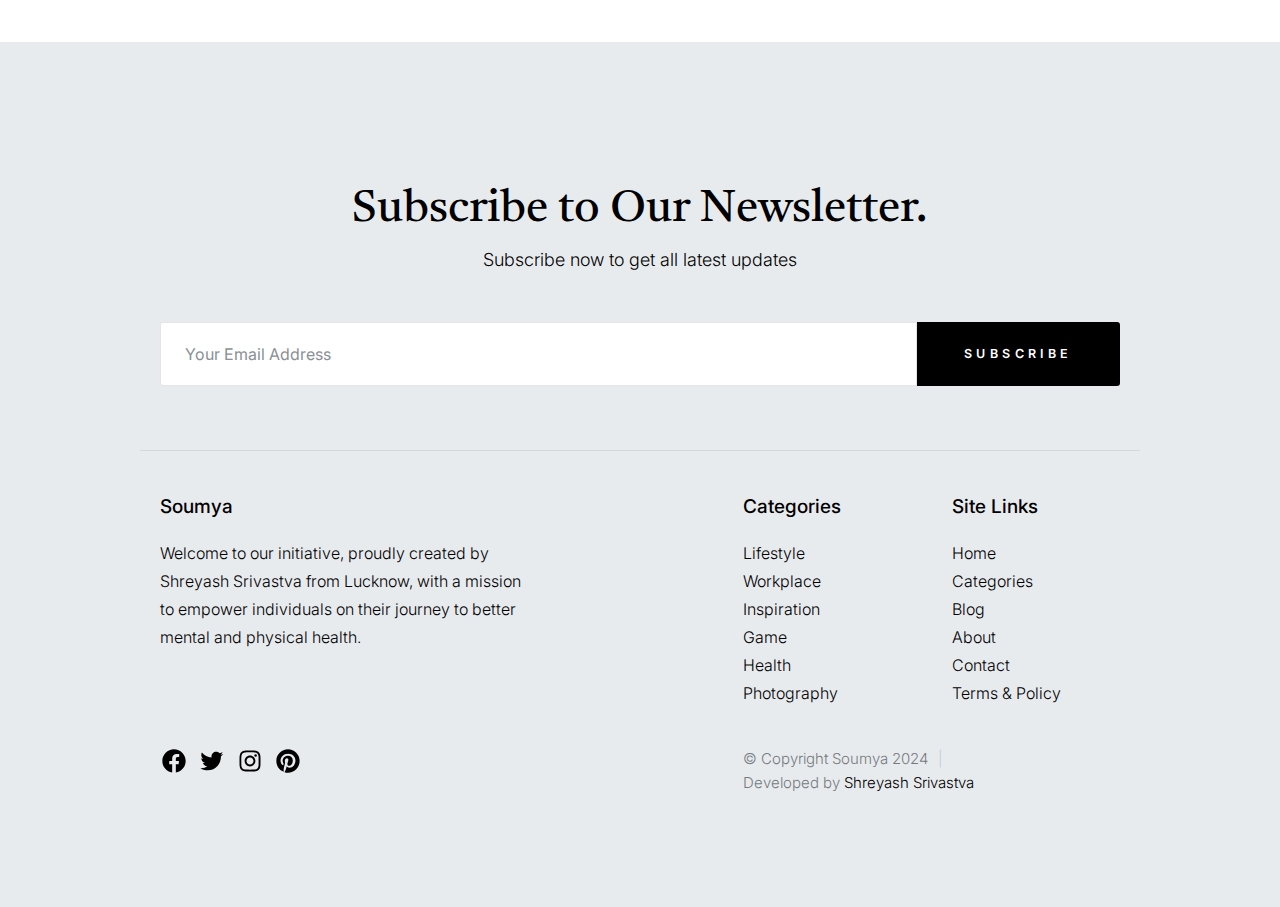
<file: about.html>
<!DOCTYPE html>
<html lang="en" class="no-js" >
<head>

    <!--- basic page needs
    ================================================== -->
    <meta charset="utf-8">
    <meta name="viewport" content="width=device-width, initial-scale=1">
    <title>About - Soumya</title>

    <script>
        document.documentElement.classList.remove('no-js');
        document.documentElement.classList.add('js');
    </script>

    <!-- CSS
    ================================================== -->
    <link rel="stylesheet" href="css/vendor.css">
    <link rel="stylesheet" href="css/styles.css">
    <link rel="apple-touch-icon" sizes="180x180" href="apple-touch-icon.png">
    <link rel="icon" type="image/png" sizes="32x32" href="favicon-32x32.png">
    <link rel="icon" type="image/png" sizes="16x16" href="favicon-16x16.png">
    <link rel="manifest" href="site.webmanifest">

</head>

<body id="top">


    <!-- preloader
    ================================================== -->
    <div id="preloader">
        <div id="loader" class="dots-fade">
            <div></div>
            <div></div>
            <div></div>
        </div>
    </div>


    <!-- page wrap
    ================================================== -->
    <div id="page" class="s-pagewrap">


        <!-- # site header 
        ================================================== -->
        <header id="masthead" class="s-header">

            <div class="s-header__branding">
                <p class="site-title">
                    <a href="index.html" rel="home">Soumya.</a>
                </p>
            </div>

            <div class="row s-header__navigation">

                <nav class="s-header__nav-wrap">
    
                    <h3 class="s-header__nav-heading">Navigate to</h3>
    
                    <ul class="s-header__nav">
                        <li><a href="index.html" title="">Home</a></li>
                        <li class="has-children">
                            <a href="#0" title="" class="">Categories</a>
                            <ul class="sub-menu">
                                <li><a href="game.html">Game</a></li>
                                <li><a href="category.html">Lifestyle</a></li>
                                <li><a href="category.html">Inspiration</a></li>
                                <li><a href="category.html">Work</a></li>
                                <li><a href="category.html">Health</a></li>
                                <li><a href="category.html">Photography</a></li>
                            </ul>
                        </li>
                        <li class="has-children">
                            <a href="#0" title="" class="">Blog</a>
                            <ul class="sub-menu">
                                <li><a href="single-standard.html">Standard Post</a></li>
                                <li><a href="single-video.html">Video Post</a></li>
                                <li><a href="single-audio.html">Audio Post</a></li>
                            </ul>
                        </li>
                        <li class="current-menu-item"><a href="about.html" title="">About</a></li>
                        <li><a href="contact.html" title="">Contact</a></li>
                    </ul> <!-- end s-header__nav -->

                </nav> <!-- end s-header__nav-wrap -->
    
            </div> <!-- end s-header__navigation -->

            <div class="s-header__search">

                <div class="s-header__search-inner">
                    <div class="row">
    
                        <form role="search" method="get" class="s-header__search-form" action="#">
                            <label>
                                <span class="u-screen-reader-text">Search for:</span>
                                <input type="search" class="s-header__search-field" placeholder="Search for..." value="" name="s" title="Search for:" autocomplete="off">
                            </label>
                            <input type="submit" class="s-header__search-submit" value="Search"> 
                        </form>
    
                        <a href="#0" title="Close Search" class="s-header__search-close">Close</a>
    
                    </div> <!-- end row -->
                </div> <!-- s-header__search-inner -->
    
            </div> <!-- end s-header__search -->

            <a class="s-header__menu-toggle" href="#0"><span>Menu</span></a>
            <a class="s-header__search-trigger" href="#">
                <svg width="24" height="24" fill="none" viewBox="0 0 24 24">
                    <path stroke="currentColor" stroke-linecap="round" stroke-linejoin="round" stroke-width="1.5" d="M19.25 19.25L15.5 15.5M4.75 11C4.75 7.54822 7.54822 4.75 11 4.75C14.4518 4.75 17.25 7.54822 17.25 11C17.25 14.4518 14.4518 17.25 11 17.25C7.54822 17.25 4.75 14.4518 4.75 11Z"></path>
                </svg>
            </a>

        </header> <!-- end s-header -->


        <!-- # site-content
        ================================================== -->
        <div id="content" class="s-content s-content--page">

                <div class="row entry-wrap">
                    <div class="column lg-12">

                        <article class="entry">

                            <header class="entry__header entry__header--narrow">
    
                                <h1 class="entry__title">
                                    Learn More About Us.
                                </h1>
    
                            </header>

                            <div class="entry__media">
                                <figure class="featured-image">
                                    <img src="images/thumbs/about/about-1200.jpg" 
                                      srcset="images/thumbs/about/about-2400.jpg 2400w, 
                                              images/thumbs/about/about-1200.jpg 1200w, 
                                              images/thumbs/about/about-600.jpg 600w" sizes="(max-width: 2400px) 100vw, 2400px" alt="">
                                </figure>
                            </div>

                            <div class="content-primary">

                                <div class="entry__content">
        
                                    <p class="lead">
                                        Driven by the vision of a world where every individual thrives in mind, body, and spirit, we are dedicated to empowering lives, fostering resilience, and creating a brighter, healthier future for generations to come.</p> 

                                    <div class="row block-lg-one-half block-tab-whole">
                                        <div class="column">
                                            <p class="drop-cap">
                                                Welcome to our initiative, proudly created by Shreyash Srivastva from Lucknow, with a mission to empower individuals on their journey to better mental and physical health. Our project is rooted in a commitment to holistic well-being, combining modern healthcare practices with compassionate support to create meaningful change.
                                                </p>
                                        </div>
                                        <div class="column">
                                            <p>
                                                From addressing mental health challenges to promoting sexual wellness and overall healthcare, we strive to provide accessible, effective, and personalized solutions. Join us in building a community that values health, happiness, and resilience for a brighter future. Together, let’s take the first step toward a better tomorrow.
                                                </p>
                                        </div>
                                    </div>

                            </div> <!-- end content-primary -->

                        </article> <!-- end entry -->

                    </div>
                </div> <!-- end entry-wrap -->

        </section> <!-- end s-content -->


        <!-- # site-footer
        ================================================== -->
        <footer id="colophon" class="s-footer">

            <div class="row s-footer__subscribe">
                <div class="column lg-12">

                    <h2>
                    Subscribe to Our Newsletter.
                    </h2>
                    <p>
                    Subscribe now to get all latest updates
                    </p>

                    <form id="mc-form" class="mc-form">
                        <input type="email" name="EMAIL" id="mce-EMAIL" class="u-fullwidth text-center" placeholder="Your Email Address" title="The domain portion of the email address is invalid (the portion after the @)." pattern="^([^\x00-\x20\x22\x28\x29\x2c\x2e\x3a-\x3c\x3e\x40\x5b-\x5d\x7f-\xff]+|\x22([^\x0d\x22\x5c\x80-\xff]|\x5c[\x00-\x7f])*\x22)(\x2e([^\x00-\x20\x22\x28\x29\x2c\x2e\x3a-\x3c\x3e\x40\x5b-\x5d\x7f-\xff]+|\x22([^\x0d\x22\x5c\x80-\xff]|\x5c[\x00-\x7f])*\x22))*\x40([^\x00-\x20\x22\x28\x29\x2c\x2e\x3a-\x3c\x3e\x40\x5b-\x5d\x7f-\xff]+|\x5b([^\x0d\x5b-\x5d\x80-\xff]|\x5c[\x00-\x7f])*\x5d)(\x2e([^\x00-\x20\x22\x28\x29\x2c\x2e\x3a-\x3c\x3e\x40\x5b-\x5d\x7f-\xff]+|\x5b([^\x0d\x5b-\x5d\x80-\xff]|\x5c[\x00-\x7f])*\x5d))*(\.\w{2,})+$" required>
                        <input type="submit" name="subscribe" value="Subscribe" class="btn--small btn--primary u-fullwidth">
                        <!-- <div style="position: absolute; left: -5000px;" aria-hidden="true"><input type="text" name="b_cdb7b577e41181934ed6a6a44_9a91cfe7b3" tabindex="-1" value=""></div> -->
                        <div class="mc-status"></div>
                    </form>

                </div>
            </div> <!-- end s-footer__subscribe -->

            <div class="row s-footer__main">

                <div class="column lg-5 md-6 tab-12 s-footer__about">
                    <h4>Soumya</h4>

                    <p>
                        Welcome to our initiative, proudly created by Shreyash Srivastva from Lucknow, with a mission to empower individuals on their journey to better mental and physical health. 
                    </p>
                </div> <!-- end s-footer__about -->

                <div class="column lg-5 md-6 tab-12">
                    <div class="row">
                        <div class="column lg-6">
                            <h4>Categories</h4>
                            <ul class="link-list">
                                <li><a href="category.html">Lifestyle</a></li>
                                <li><a href="category.html">Workplace</a></li>
                                <li><a href="category.html">Inspiration</a></li>
                                <li><a href="game.html">Game</a></li>
                                <li><a href="category.html">Health</a></li>
                                <li><a href="category.html">Photography</a></li>
                            </ul>
                        </div>
                        <div class="column lg-6">
                            <h4>Site Links</h4>
                            <ul class="link-list">
                                <li><a href="index.html">Home</a></li>
                                <li><a href="category.html">Categories</a></li>
                                <li><a href="category.html">Blog</a></li>
                                <li><a href="about.html">About</a></li>
                                <li><a href="about.html">Contact</a></li>
                                <li><a href="#0">Terms & Policy</a></li>
                            </ul>
                        </div>
                    </div>
                </div>

            </div> <!-- end s-footer__main -->

            <div class="row s-footer__bottom">

                <div class="column lg-7 md-6 tab-12">
                    <ul class="s-footer__social">
                        <li>
                            <a href="#0">
                                <svg xmlns="http://www.w3.org/2000/svg" width="24" height="24" viewBox="0 0 24 24" style="fill: rgba(0, 0, 0, 1);transform: ;msFilter:;"><path d="M12.001 2.002c-5.522 0-9.999 4.477-9.999 9.999 0 4.99 3.656 9.126 8.437 9.879v-6.988h-2.54v-2.891h2.54V9.798c0-2.508 1.493-3.891 3.776-3.891 1.094 0 2.24.195 2.24.195v2.459h-1.264c-1.24 0-1.628.772-1.628 1.563v1.875h2.771l-.443 2.891h-2.328v6.988C18.344 21.129 22 16.992 22 12.001c0-5.522-4.477-9.999-9.999-9.999z"></path></svg>
                                <span class="u-screen-reader-text">Facebook</span>
                            </a>
                        </li>
                        <li>
                            <a href="#0">
                                <svg xmlns="http://www.w3.org/2000/svg" width="24" height="24" viewBox="0 0 24 24" style="fill:rgba(0, 0, 0, 1);transform:;-ms-filter:"><path d="M19.633,7.997c0.013,0.175,0.013,0.349,0.013,0.523c0,5.325-4.053,11.461-11.46,11.461c-2.282,0-4.402-0.661-6.186-1.809 c0.324,0.037,0.636,0.05,0.973,0.05c1.883,0,3.616-0.636,5.001-1.721c-1.771-0.037-3.255-1.197-3.767-2.793 c0.249,0.037,0.499,0.062,0.761,0.062c0.361,0,0.724-0.05,1.061-0.137c-1.847-0.374-3.23-1.995-3.23-3.953v-0.05 c0.537,0.299,1.16,0.486,1.82,0.511C3.534,9.419,2.823,8.184,2.823,6.787c0-0.748,0.199-1.434,0.548-2.032 c1.983,2.443,4.964,4.04,8.306,4.215c-0.062-0.3-0.1-0.611-0.1-0.923c0-2.22,1.796-4.028,4.028-4.028 c1.16,0,2.207,0.486,2.943,1.272c0.91-0.175,1.782-0.512,2.556-0.973c-0.299,0.935-0.936,1.721-1.771,2.22 c0.811-0.088,1.597-0.312,2.319-0.624C21.104,6.712,20.419,7.423,19.633,7.997z"></path></svg>
                                <span class="u-screen-reader-text">Twitter</span>
                            </a>
                        </li>
                        <li>
                            <a href="#0">
                                <svg xmlns="http://www.w3.org/2000/svg" width="24" height="24" viewBox="0 0 24 24" style="fill:rgba(0, 0, 0, 1);transform:;-ms-filter:"><path d="M11.999,7.377c-2.554,0-4.623,2.07-4.623,4.623c0,2.554,2.069,4.624,4.623,4.624c2.552,0,4.623-2.07,4.623-4.624 C16.622,9.447,14.551,7.377,11.999,7.377L11.999,7.377z M11.999,15.004c-1.659,0-3.004-1.345-3.004-3.003 c0-1.659,1.345-3.003,3.004-3.003s3.002,1.344,3.002,3.003C15.001,13.659,13.658,15.004,11.999,15.004L11.999,15.004z"></path><circle cx="16.806" cy="7.207" r="1.078"></circle><path d="M20.533,6.111c-0.469-1.209-1.424-2.165-2.633-2.632c-0.699-0.263-1.438-0.404-2.186-0.42 c-0.963-0.042-1.268-0.054-3.71-0.054s-2.755,0-3.71,0.054C7.548,3.074,6.809,3.215,6.11,3.479C4.9,3.946,3.945,4.902,3.477,6.111 c-0.263,0.7-0.404,1.438-0.419,2.186c-0.043,0.962-0.056,1.267-0.056,3.71c0,2.442,0,2.753,0.056,3.71 c0.015,0.748,0.156,1.486,0.419,2.187c0.469,1.208,1.424,2.164,2.634,2.632c0.696,0.272,1.435,0.426,2.185,0.45 c0.963,0.042,1.268,0.055,3.71,0.055s2.755,0,3.71-0.055c0.747-0.015,1.486-0.157,2.186-0.419c1.209-0.469,2.164-1.424,2.633-2.633 c0.263-0.7,0.404-1.438,0.419-2.186c0.043-0.962,0.056-1.267,0.056-3.71s0-2.753-0.056-3.71C20.941,7.57,20.801,6.819,20.533,6.111z M19.315,15.643c-0.007,0.576-0.111,1.147-0.311,1.688c-0.305,0.787-0.926,1.409-1.712,1.711c-0.535,0.199-1.099,0.303-1.67,0.311 c-0.95,0.044-1.218,0.055-3.654,0.055c-2.438,0-2.687,0-3.655-0.055c-0.569-0.007-1.135-0.112-1.669-0.311 c-0.789-0.301-1.414-0.923-1.719-1.711c-0.196-0.534-0.302-1.099-0.311-1.669c-0.043-0.95-0.053-1.218-0.053-3.654 c0-2.437,0-2.686,0.053-3.655c0.007-0.576,0.111-1.146,0.311-1.687c0.305-0.789,0.93-1.41,1.719-1.712 c0.534-0.198,1.1-0.303,1.669-0.311c0.951-0.043,1.218-0.055,3.655-0.055c2.437,0,2.687,0,3.654,0.055 c0.571,0.007,1.135,0.112,1.67,0.311c0.786,0.303,1.407,0.925,1.712,1.712c0.196,0.534,0.302,1.099,0.311,1.669 c0.043,0.951,0.054,1.218,0.054,3.655c0,2.436,0,2.698-0.043,3.654H19.315z"></path></svg>
                                <span class="u-screen-reader-text">Instagram</span>
                            </a>
                        </li>
                        <li>
                            <a href="#0">
                                <svg xmlns="http://www.w3.org/2000/svg" width="24" height="24" viewBox="0 0 24 24" style="fill: rgba(0, 0, 0, 1);transform: ;msFilter:;"><path d="M11.99 2C6.472 2 2 6.473 2 11.99c0 4.232 2.633 7.85 6.35 9.306-.088-.79-.166-2.006.034-2.868.182-.78 1.172-4.966 1.172-4.966s-.299-.599-.299-1.484c0-1.388.805-2.425 1.808-2.425.853 0 1.264.64 1.264 1.407 0 .858-.546 2.139-.827 3.327-.235.994.499 1.805 1.479 1.805 1.775 0 3.141-1.872 3.141-4.575 0-2.392-1.719-4.064-4.173-4.064-2.843 0-4.512 2.132-4.512 4.335 0 .858.331 1.779.744 2.28a.3.3 0 0 1 .069.286c-.076.315-.245.994-.277 1.133-.044.183-.145.222-.335.134-1.247-.581-2.027-2.405-2.027-3.871 0-3.151 2.289-6.045 6.601-6.045 3.466 0 6.159 2.469 6.159 5.77 0 3.444-2.171 6.213-5.184 6.213-1.013 0-1.964-.525-2.29-1.146l-.623 2.374c-.225.868-.834 1.956-1.241 2.62a10 10 0 0 0 2.958.445c5.517 0 9.99-4.473 9.99-9.99S17.507 2 11.99 2"></path></svg>
                                <span class="u-screen-reader-text">Pinterest</span>
                            </a>
                        </li>
                    </ul>
                </div>
                <div class="column lg-5 md-6 tab-12">
                    <div class="ss-copyright">
                        <span>© Copyright Soumya 2024</span> 
                        <span>Developed by <a href="https://www.linkedin.com/in/shreyashsrivastva">Shreyash Srivastva</a></span>
                    </div>
                </div>

            </div> <!-- end s-footer__bottom -->
           
            <div class="ss-go-top">
                <a class="smoothscroll" title="Back to Top" href="#top">
                    <svg width="24" height="24" fill="none" viewBox="0 0 24 24">
                        <path stroke="currentColor" stroke-linecap="round" stroke-linejoin="round" stroke-width="1.5" d="M17.25 10.25L12 4.75L6.75 10.25"/>
                        <path stroke="currentColor" stroke-linecap="round" stroke-linejoin="round" stroke-width="1.5" d="M12 19.25V5.75"/>
                    </svg>
                </a>
            </div> <!-- end ss-go-top -->

        </footer><!-- end s-footer -->


    <!-- Java Script
    ================================================== -->
    <script src="js/plugins.js"></script>
    <script src="js/main.js"></script>

</body>
</html>
</file>
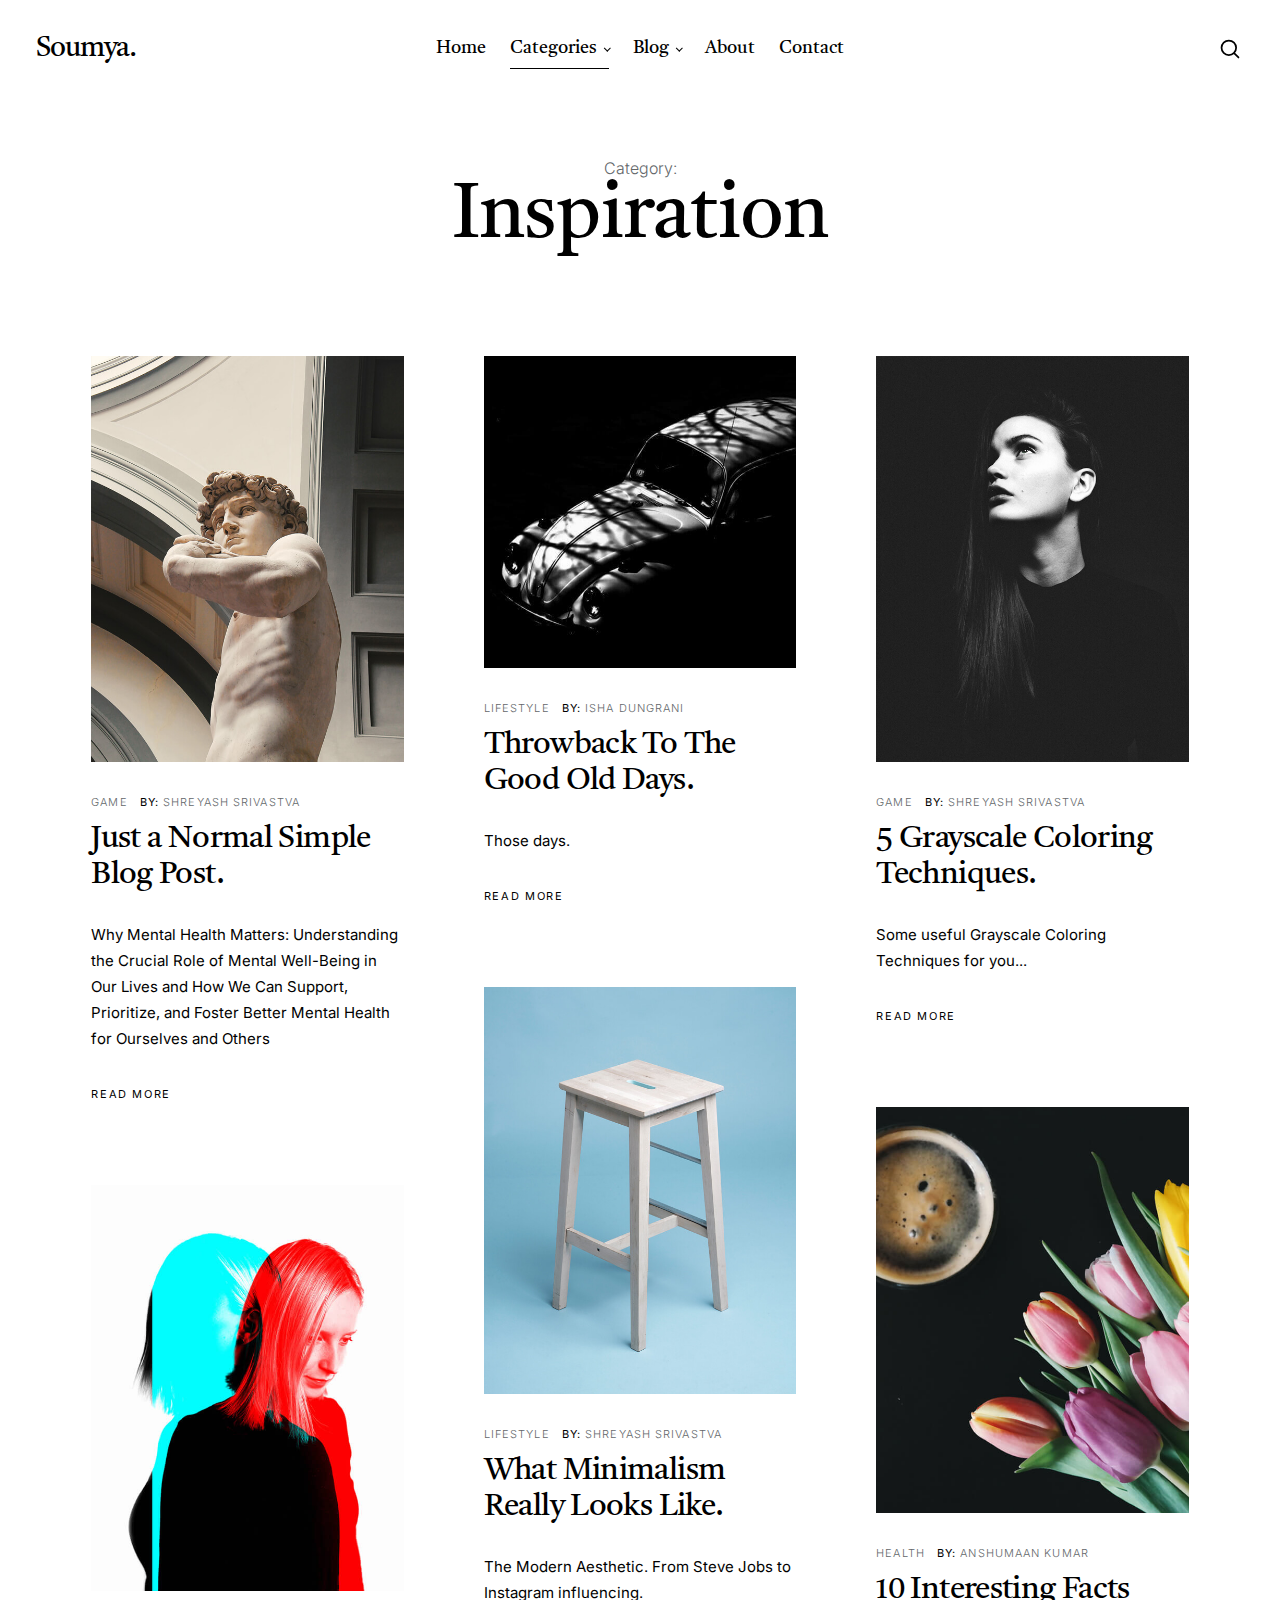
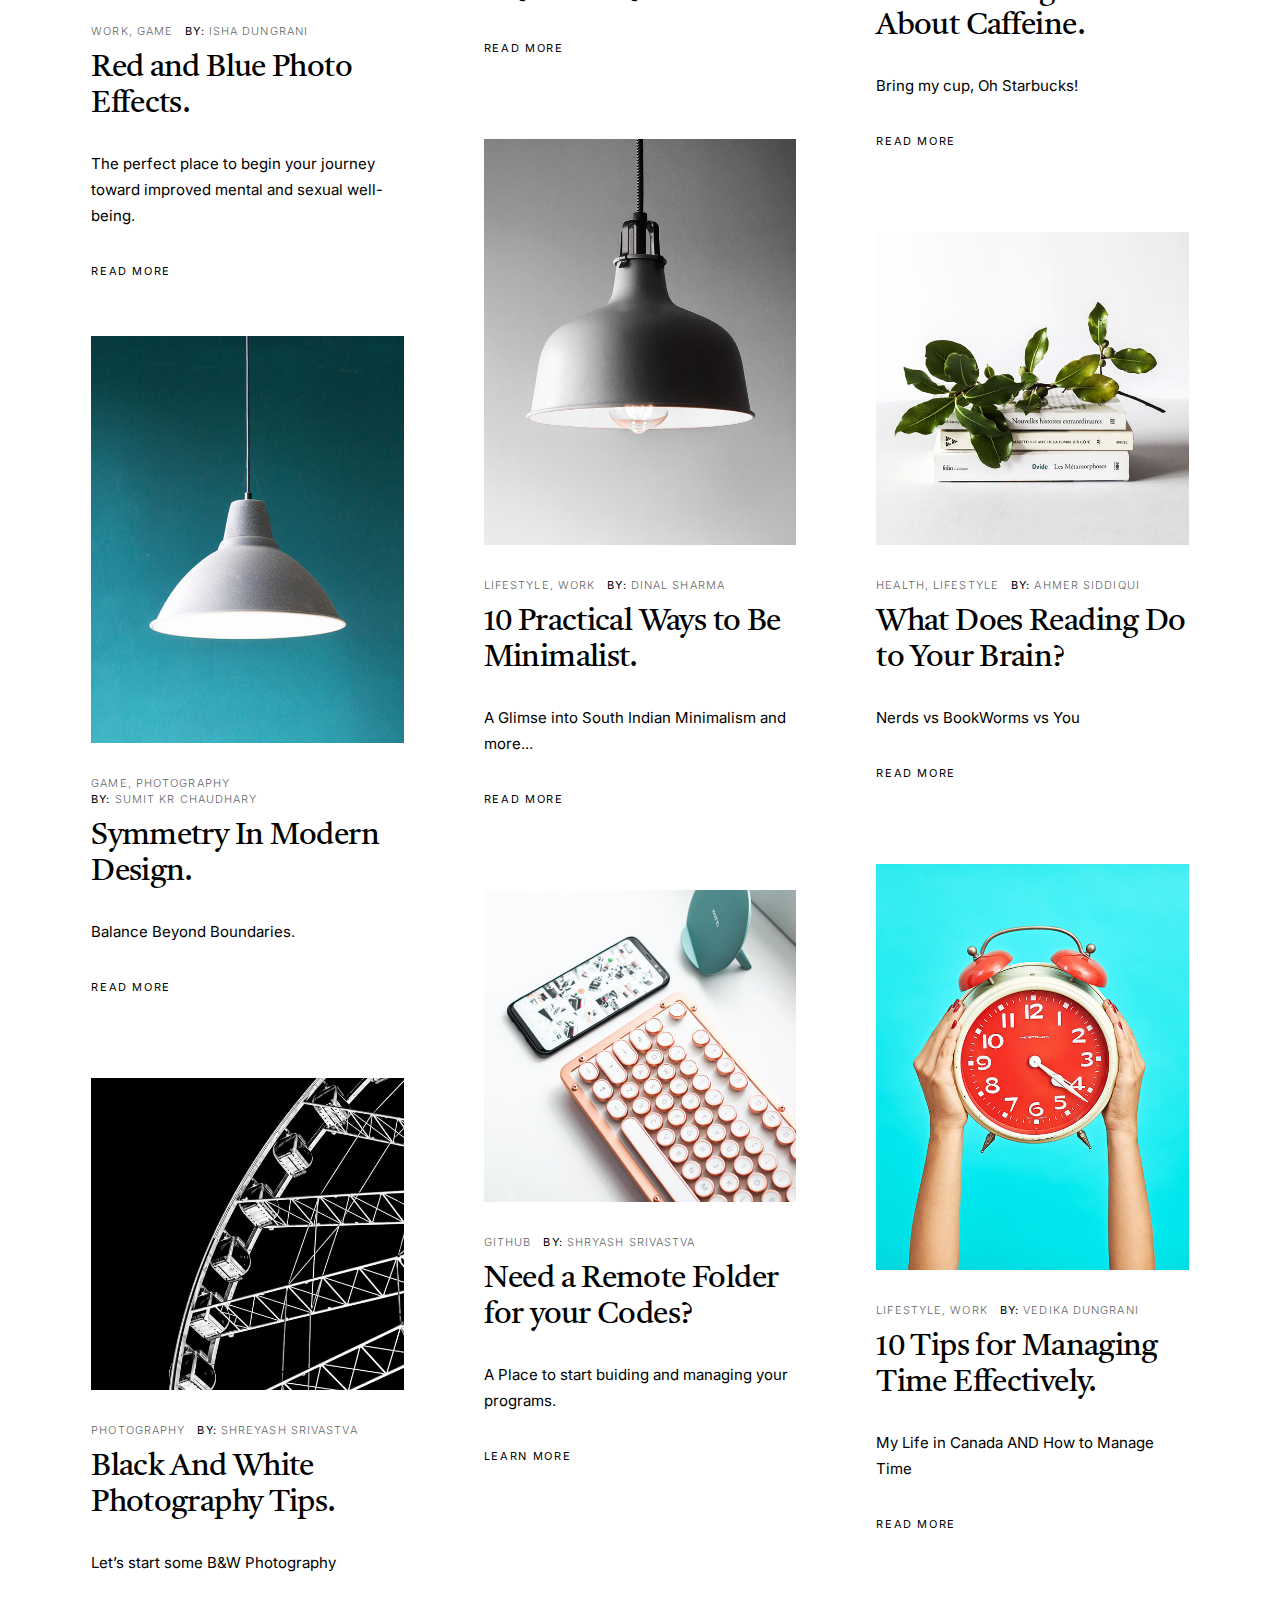
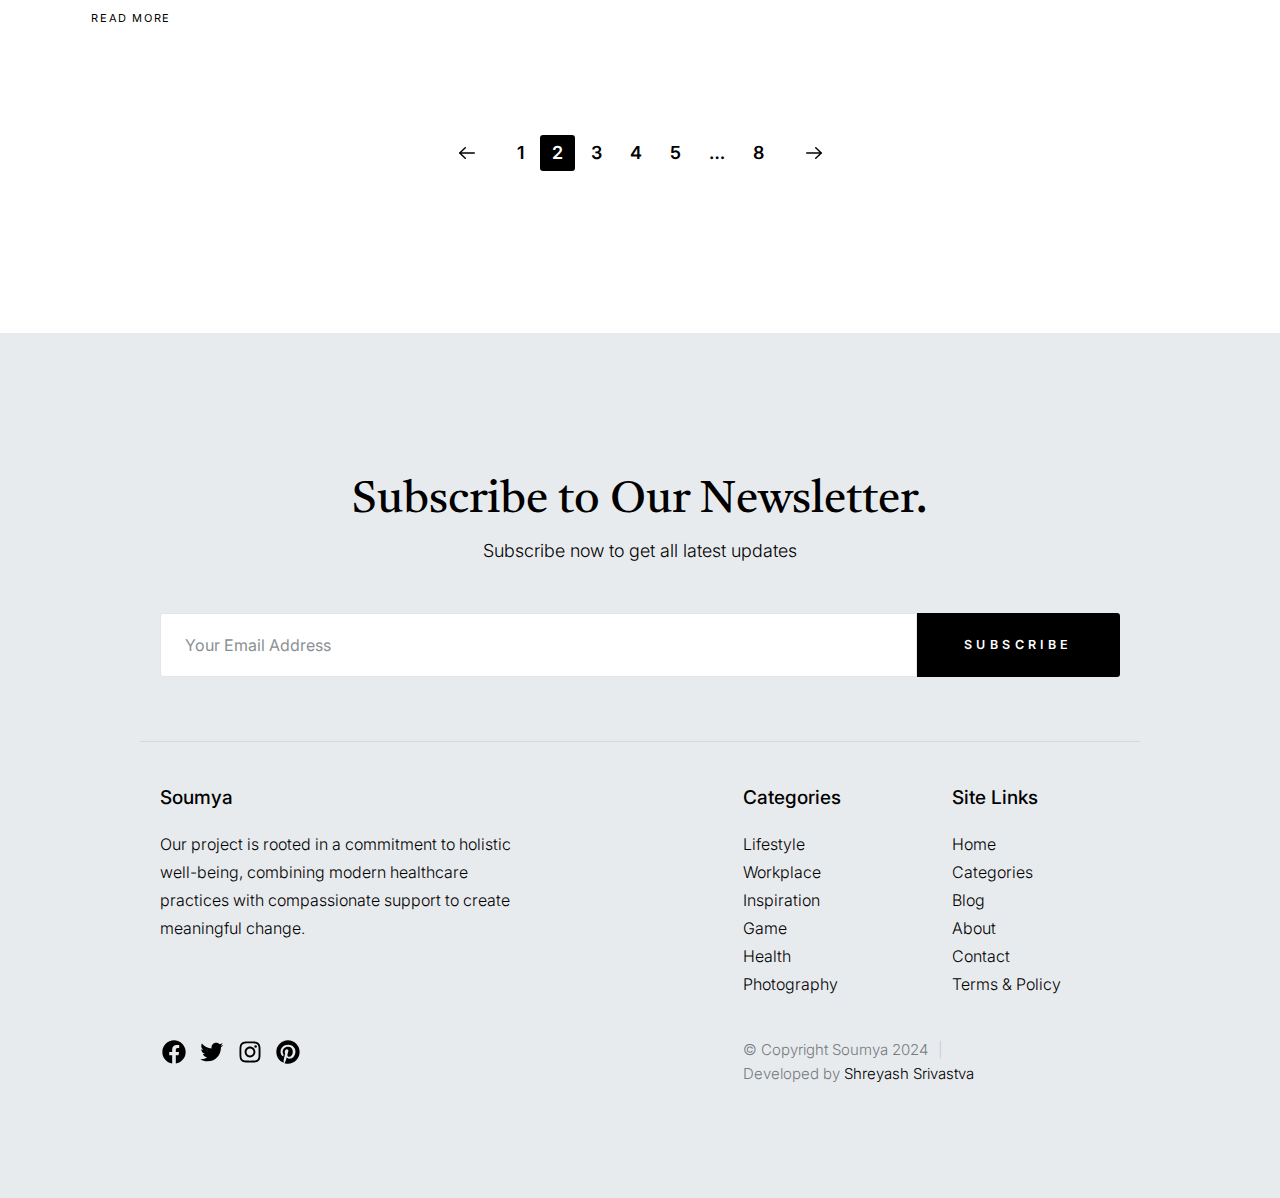
<file: category.html>
<!DOCTYPE html>
<html lang="en" class="no-js" >
<head>

    <!--- basic page needs
    ================================================== -->
    <meta charset="utf-8">
    <meta name="viewport" content="width=device-width, initial-scale=1">
    <title>Category - Soumya</title>

    <script>
        document.documentElement.classList.remove('no-js');
        document.documentElement.classList.add('js');
    </script>

    <!-- CSS
    ================================================== -->
    <link rel="stylesheet" href="css/vendor.css">
    <link rel="stylesheet" href="css/styles.css">

    <!-- favicons
    ================================================== -->
    <link rel="apple-touch-icon" sizes="180x180" href="apple-touch-icon.png">
    <link rel="icon" type="image/png" sizes="32x32" href="favicon-32x32.png">
    <link rel="icon" type="image/png" sizes="16x16" href="favicon-16x16.png">
    <link rel="manifest" href="site.webmanifest">

</head>

<body id="top">


    <!-- preloader
    ================================================== -->
    <div id="preloader">
        <div id="loader" class="dots-fade">
            <div></div>
            <div></div>
            <div></div>
        </div>
    </div>


    <!-- page wrap
    ================================================== -->
    <div id="page" class="s-pagewrap">


        <!-- # site header 
        ================================================== -->
        <header id="masthead" class="s-header">

            <div class="s-header__branding">
                <p class="site-title">
                    <a href="index.html" rel="home">Soumya.</a>
                </p>
            </div>

            <div class="row s-header__navigation">

                <nav class="s-header__nav-wrap">
    
                    <h3 class="s-header__nav-heading">Navigate to</h3>
    
                    <ul class="s-header__nav">
                        <li><a href="index.html" title="">Home</a></li>
                        <li class="current-menu-item has-children">
                            <a href="#0" title="" class="">Categories</a>
                            <ul class="sub-menu">
                                <li><a href="game.html">Game</a></li>
                                <li><a href="category.html">Lifestyle</a></li>
                                <li><a href="category.html">Inspiration</a></li>
                                <li><a href="category.html">Work</a></li>
                                <li><a href="category.html">Health</a></li>
                                <li><a href="category.html">Photography</a></li>
                            </ul>
                        </li>
                        <li class="has-children">
                            <a href="#0" title="" class="">Blog</a>
                            <ul class="sub-menu">
                                <li><a href="single-standard.html">Standard Post</a></li>
                                <li><a href="single-video.html">Video Post</a></li>
                                <li><a href="single-audio.html">Audio Post</a></li>
                            </ul>
                        </li>
                        <li><a href="about.html" title="">About</a></li>
                        <li><a href="contact.html" title="">Contact</a></li>
                    </ul> <!-- end s-header__nav -->

                </nav> <!-- end s-header__nav-wrap -->
    
            </div> <!-- end s-header__navigation -->

            <div class="s-header__search">

                <div class="s-header__search-inner">
                    <div class="row">
    
                        <form role="search" method="get" class="s-header__search-form" action="#">
                            <label>
                                <span class="u-screen-reader-text">Search for:</span>
                                <input type="search" class="s-header__search-field" placeholder="Search for..." value="" name="s" title="Search for:" autocomplete="off">
                            </label>
                            <input type="submit" class="s-header__search-submit" value="Search"> 
                        </form>
    
                        <a href="#0" title="Close Search" class="s-header__search-close">Close</a>
    
                    </div> <!-- end row -->
                </div> <!-- s-header__search-inner -->
    
            </div> <!-- end s-header__search -->

            <a class="s-header__menu-toggle" href="#0"><span>Menu</span></a>
            <a class="s-header__search-trigger" href="#">
                <svg width="24" height="24" fill="none" viewBox="0 0 24 24">
                    <path stroke="currentColor" stroke-linecap="round" stroke-linejoin="round" stroke-width="1.5" d="M19.25 19.25L15.5 15.5M4.75 11C4.75 7.54822 7.54822 4.75 11 4.75C14.4518 4.75 17.25 7.54822 17.25 11C17.25 14.4518 14.4518 17.25 11 17.25C7.54822 17.25 4.75 14.4518 4.75 11Z"></path>
                </svg>
            </a>

        </header> <!-- end s-header -->


        <!-- # site-content
        ================================================== -->
        <section id="content" class="s-content">


            <!-- pageheader -->
            <div class="s-pageheader">
                <div class="row">
                    <div class="column large-12">
                        <h1 class="page-title">
                            <span class="page-title__small-type">Category:</span>
                            Inspiration
                        </h1>
                    </div>
                </div>
            </div> <!-- end s-pageheader-->


            <!--  masonry i.e. majdoori -->
            <div id="bricks" class="bricks">

                <div class="masonry">

                    <div class="bricks-wrapper" data-animate-block>

                        <div class="grid-sizer"></div>

                        <article class="brick entry" data-animate-el>
        
                            <div class="entry__thumb">
                                <a href="single-standard.html" class="thumb-link">
                                    <img src="images/thumbs/masonry/statue-600.jpg" 
                                        srcset="images/thumbs/masonry/statue-600.jpg 1x, images/thumbs/masonry/statue-1200.jpg 2x" alt="">
                                </a>
                            </div> <!-- end entry__thumb -->
        
                            <div class="entry__text">
                                <div class="entry__header">
                                    <div class="entry__meta">
                                        <span class="cat-links">
                                            <a href="game.html">Game</a>
                                        </span>
                                        <span class="byline">
                                            By:
                                            <a href="#0">Shreyash Srivastva</a>
                                        </span>
                                    </div>
                                    <h1 class="entry__title"><a href="single-standard.html">Just a Normal Simple Blog Post.</a></h1>
                                 </div>
                                <div class="entry__excerpt">
                                    <p>
                                        Why Mental Health Matters: Understanding the Crucial Role of Mental Well-Being in Our Lives and How We Can Support, Prioritize, and Foster Better Mental Health for Ourselves and Others
                                    </p>
                                </div>
                                <a class="entry__more-link" href="#0">Read More</a>
                            </div> <!-- end entry__text -->
                        
                        </article> <!-- end article -->

                        <article class="brick entry" data-animate-el>
        
                            <div class="entry__thumb">
                                <a href="single-standard.html" class="thumb-link">
                                    <img src="images/thumbs/masonry/beetle-600.jpg" 
                                        srcset="images/thumbs/masonry/beetle-600.jpg 1x, images/thumbs/masonry/beetle-1200.jpg 2x" alt="">
                                </a>
                            </div> <!-- end entry__thumb -->
        
                            <div class="entry__text">
                                <div class="entry__header">
                                    <div class="entry__meta">
                                        <span class="cat-links">
                                            <a href="#">Lifestyle</a>
                                        </span>
                                        <span class="post-date">
                                            By:
                                            <a href="#0">Isha Dungrani</a>
                                        </span>
                                    </div>
                                    <h1 class="entry__title"><a href="single-standard.html">Throwback To The Good Old Days.</a></h1>
                                </div>
                                <div class="entry__excerpt">
                                    <p>
                                    Those days.
                                    </p>
                                </div>
                                <a class="entry__more-link" href="#0">Read More</a>
                            </div> <!-- end entry__text -->
                        
                        </article> <!-- end article -->

                        <article class="brick entry" data-animate-el>
            
                            <div class="entry__thumb">
                                <a href="single-standard.html" class="thumb-link">
                                    <img src="images/thumbs/masonry/grayscale-600.jpg" 
                                        srcset="images/thumbs/masonry/grayscale-600.jpg 1x, images/thumbs/masonry/grayscale-1200.jpg 2x" alt="">
                                </a>
                            </div> <!-- end entry__thumb -->
            
                            <div class="entry__text">
                                <div class="entry__header">
                                    <div class="entry__meta">
                                        <span class="cat-links">
                                            <a href="game.html">Game</a>
                                        </span>
                                        <span class="byline">
                                            By:
                                            <a href="#0">Shreyash Srivastva</a>
                                        </span>
                                    </div>
                                    <h1 class="entry__title"><a href="single-standard.html">5  Grayscale Coloring Techniques.</a></h1>
                                </div>
                                <div class="entry__excerpt">
                                    <p>
                                    Some useful Grayscale Coloring Techniques for you...
                                    </p>
                                </div>
                                <a class="entry__more-link" href="#0">Read More</a>
                            </div> <!-- end entry__text -->
                            
                        </article> <!-- end article -->

                        <article class="brick entry" data-animate-el>
            
                            <div class="entry__thumb">
                                <a href="single-standard.html" class="thumb-link">
                                    <img src="images/thumbs/masonry/woodcraft-600.jpg" 
                                        srcset="images/thumbs/masonry/woodcraft-600.jpg 1x, images/thumbs/masonry/woodcraft-1200.jpg 2x" alt="">
                                </a>
                            </div> <!-- end entry__thumb -->
            
                            <div class="entry__text">
                                <div class="entry__header">
                                    <div class="entry__meta">
                                        <span class="cat-links">
                                            <a href="#">Lifestyle</a>
                                        </span>
                                        <span class="byline">
                                            By:
                                            <a href="#0">Shreyash Srivastva</a>
                                        </span>
                                    </div>
                                    <h1 class="entry__title"><a href="single-standard.html">What Minimalism Really Looks Like.</a></h1>
                                 </div>
                                <div class="entry__excerpt">
                                    <p>
                                    The Modern Aesthetic. From Steve Jobs to Instagram influencing.
                                    </p>
                                </div>
                                <a class="entry__more-link" href="#0">Read More</a>
                            </div> <!-- end entry__text -->
            
                        </article> <!-- end entry -->
        
                        <article class="brick entry" data-animate-el>
        
                            <div class="entry__thumb">
                                <a href="single-standard.html" class="thumb-link">
                                    <img src="images/thumbs/masonry/tulips-600.jpg" 
                                        srcset="images/thumbs/masonry/tulips-600.jpg 1x, images/thumbs/masonry/tulips-1200.jpg 2x" alt="">
                                </a>
                            </div>  <!-- end entry__thumb -->
        
                            <div class="entry__text">
                                <div class="entry__header">
                                    <div class="entry__meta">
                                        <span class="cat-links">
                                            <a href="#">Health</a>
                                        </span>
                                        <span class="byline">
                                            By:
                                            <a href="#0">Anshumaan Kumar</a>
                                        </span>
                                    </div>
                                    <h1 class="entry__title"><a href="single-standard.html">10 Interesting Facts About Caffeine.</a></h1>
                                </div>
                                <div class="entry__excerpt">
                                    <p>
                                    Bring my cup, Oh Starbucks!
                                    </p>
                                </div>
                                <a class="entry__more-link" href="#0">Read More</a>
                            </div> <!-- end entry__text -->
                        
                        </article> <!-- end article -->

                        

                        <article class="brick entry" data-animate-el>
        
                            <div class="entry__thumb">
                                <a href="single-standard.html" class="thumb-link">
                                    <img src="images/thumbs/masonry/red-and-blue-600.jpg" 
                                        srcset="images/thumbs/masonry/red-and-blue-600.jpg 1x, images/thumbs/masonry/red-and-blue-1200.jpg 2x" alt="">
                                </a>
                            </div> <!-- end entry__thumb -->
        
                            <div class="entry__text">
                                <div class="entry__header">
                                    <div class="entry__meta">
                                        <span class="cat-links">
                                            <a href="#">Work</a> 
                                            <a href="game.html">Game</a>
                                        </span>
                                        <span class="byline">
                                            By:
                                            <a href="#0">Isha Dungrani</a>
                                        </span>
                                    </div>
                                    <h1 class="entry__title"><a href="single-standard.html">Red and Blue Photo Effects.</a></h1>
                                </div>
                                <div class="entry__excerpt">
                                    <p>
                                        The perfect place to begin your journey toward improved mental and sexual well-being. 
                                    </p>
                                </div>
                                <a class="entry__more-link" href="#0">Read More</a>
                            </div> <!-- end entry__text -->
                        
                        </article> <!-- end article -->
        
                        <article class="brick entry" data-animate-el>
                
                            <div class="entry__thumb">
                                <a href="single-standard.html" class="thumb-link">
                                    <img src="images/thumbs/masonry/white-lamp-600.jpg" 
                                        srcset="images/thumbs/masonry/white-lamp-600.jpg 1x, images/thumbs/masonry/white-lamp-1200.jpg 2x" alt="">
                                </a>
                            </div> <!-- end entry__thumb -->
                
                            <div class="entry__text">
                                <div class="entry__header">
                                    <div class="entry__meta">
                                        <span class="cat-links">
                                            <a href="#">Lifestyle</a>
                                            <a href="#">Work</a>
                                        </span>
                                        <span class="byline">
                                            By:
                                            <a href="#0">Dinal Sharma</a>
                                        </span>
                                    </div>
                                    <h1 class="entry__title"><a href="single-standard.html">10 Practical Ways to Be Minimalist.</a></h1>
                                </div>
                                <div class="entry__excerpt">
                                    <p>
                                    A Glimse into South Indian Minimalism and more...
                                    </p>
                                </div>
                                <a class="entry__more-link" href="#0">Read More</a>
                            </div> <!-- end entry__text -->
                                
                        </article> <!-- end article -->
        
                        <article class="brick entry" data-animate-el>
        
                            <div class="entry__thumb">
                                <a href="single-standard.html" class="thumb-link">
                                    <img src="images/thumbs/masonry/books-600.jpg" 
                                        srcset="images/thumbs/masonry/books-600.jpg 1x, images/thumbs/masonry/books-1200.jpg 2x" alt="">
                                </a>
                            </div> <!-- end entry__thumb -->
        
                            <div class="entry__text">
                                <div class="entry__header">
                                    <div class="entry__meta">
                                        <span class="cat-links">
                                            <a href="#">Health</a>
                                            <a href="#">Lifestyle</a>
                                        </span>
                                        <span class="byline">
                                            By:
                                            <a href="#0">Ahmer Siddiqui</a>
                                        </span>
                                    </div>
                                    <h1 class="entry__title"><a href="single-standard.html">What Does Reading Do to Your Brain?</a></h1>
                                </div>
                                <div class="entry__excerpt">
                                    <p>
                                    Nerds vs BookWorms vs You
                                    </p>
                                </div>
                                <a class="entry__more-link" href="#0">Read More</a>
                            </div> <!-- end entry__text -->
                        
                        </article> <!-- end article -->
        
                        <article class="brick entry" data-animate-el>
        
                            <div class="entry__thumb">
                                <a href="single-standard.html" class="thumb-link">
                                    <img src="images/thumbs/masonry/lamp-600.jpg" 
                                        srcset="images/thumbs/masonry/lamp-600.jpg 1x, images/thumbs/masonry/lamp-1200.jpg 2x" alt="">
                                </a>
                            </div> <!-- end entry__thumb -->
        
                            <div class="entry__text">
                                <div class="entry__header">
                                    <div class="entry__meta">
                                        <span class="cat-links">
                                            <a href="game.html">Game</a>
                                            <a href="#">Photography</a>
                                        </span>
                                        <span class="byline">
                                            By:
                                            <a href="#0">Sumit Kr Chaudhary</a>
                                        </span>
                                    </div>
                                    <h1 class="entry__title"><a href="single-standard.html">Symmetry In Modern Design.</a></h1>
                                </div>
                                <div class="entry__excerpt">
                                    <p>
                                        Balance Beyond Boundaries.
                                    </p>
                                </div>
                                <a class="entry__more-link" href="#0">Read More</a>
                            </div> <!-- end entry__text -->
                        
                        </article> <!-- end article -->

                        <article class="brick entry" data-animate-el>
        
                            <div class="entry__thumb">
                                <a href="single-standard.html" class="thumb-link">
                                    <img src="images/thumbs/masonry/clock-600.jpg" 
                                        srcset="images/thumbs/masonry/clock-600.jpg 1x, images/thumbs/masonry/clock-1200.jpg 2x" alt="">
                                </a>
                            </div> <!-- end entry__thumb -->
        
                            <div class="entry__text">
                                <div class="entry__header">
                                    <div class="entry__meta">
                                        <span class="cat-links">
                                            <a href="#">Lifestyle</a>
                                            <a href="#">Work</a>
                                        </span>
                                        <span class="byline">
                                            By:
                                            <a href="#0">Vedika Dungrani</a>
                                        </span>
                                    </div>
                                    <h1 class="entry__title"><a href="single-standard.html">10 Tips for Managing Time Effectively.</a></h1>
                                </div>
                                <div class="entry__excerpt">
                                    <p>
                                    My Life in Canada AND How to Manage Time
                                    </p>
                                </div>
                                <a class="entry__more-link" href="#0">Read More</a>
                            </div> <!-- end entry__text -->
                        
                        </article> <!-- end article -->

                        

                        <article class="brick entry" data-animate-el>
        
                            <div class="entry__thumb">
                                <a href="single-standard.html" class="thumb-link">
                                    <img src="images/thumbs/masonry/phone-and-keyboard-600.jpg" 
                                        srcset="images/thumbs/masonry/phone-and-keyboard-600.jpg 1x, images/thumbs/masonry/phone-and-keyboard-1200.jpg 2x" alt="">
                                </a>
                            </div> <!-- end entry__thumb -->
        
                            <div class="entry__text">
                                <div class="entry__header">
                                    <div class="entry__meta">
                                        <span class="cat-links">
                                            <a href="https://www.github.com/shreyazh">GitHub</a>
                                        </span>
                                        <span class="byline">
                                            By:
                                            <a href="#0">Shryash Srivastva</a>
                                        </span>
                                    </div>
                                    <h1 class="entry__title"><a href="https://www.github.com/shreyazh">Need a Remote Folder for your Codes?</a></h1>
                                </div>
                                <div class="entry__excerpt">
                                    <p>
                                    A Place to start buiding and managing your programs.
                                    </p>
                                </div>
                                <a class="entry__more-link" href="https://www.github.com/shreyazh">Learn More</a>
                            </div> <!-- end entry__text -->
                        
                        </article> <!-- end article -->

                        <article class="brick entry" data-animate-el>
        
                            <div class="entry__thumb">
                                <a href="single-standard.html" class="thumb-link">
                                    <img src="images/thumbs/masonry/wheel-600.jpg" 
                                        srcset="images/thumbs/masonry/wheel-600.jpg 1x, images/thumbs/masonry/wheel-1200.jpg 2x" alt="">
                                </a>
                            </div> <!-- end entry__thumb -->
        
                            <div class="entry__text">
                                <div class="entry__header">
                                    <div class="entry__meta">
                                        <span class="cat-links">
                                            <a href="#">Photography</a> 
                                        </span>
                                        <span class="byline">
                                            By:
                                            <a href="#0">Shreyash Srivastva</a>
                                        </span>
                                    </div>
                                    <h1 class="entry__title"><a href="single-standard.html">Black And White Photography Tips.</a></h1>
                                </div>
                                <div class="entry__excerpt">
                                    <p>
                                    Let’s start some B&W Photography
                                    </p>
                                </div>
                                <a class="entry__more-link" href="#0">Read More</a>
                            </div> <!-- end entry__text -->
                        
                        </article> <!-- end article -->

                    </div> <!-- end bricks-wrapper -->

                </div> <!-- end masonry, khatam ho gaya dihaadhi-->


                <!-- pagination -->
                <div class="row pagination">
                    <div class="column lg-12">
                        <nav class="pgn">
                            <ul>
                                <li>
                                    <a class="pgn__prev" href="#0">
                                        <svg width="24" height="24" fill="none" viewBox="0 0 24 24">
                                            <path stroke="currentColor" stroke-linecap="round" stroke-linejoin="round" stroke-width="1.5" d="M10.25 6.75L4.75 12L10.25 17.25"></path>
                                            <path stroke="currentColor" stroke-linecap="round" stroke-linejoin="round" stroke-width="1.5" d="M19.25 12H5"></path>
                                        </svg>
                                    </a>
                                </li>
                                <li><a class="pgn__num" href="#0">1</a></li>
                                <li><span class="pgn__num current">2</span></li>
                                <li><a class="pgn__num" href="#0">3</a></li>
                                <li><a class="pgn__num" href="#0">4</a></li>
                                <li><a class="pgn__num" href="#0">5</a></li>
                                <li><span class="pgn__num dots">…</span></li>
                                <li><a class="pgn__num" href="#0">8</a></li>
                                <li>
                                    <a class="pgn__next" href="#0">
                                        <svg width="24" height="24" fill="none" viewBox="0 0 24 24">
                                            <path stroke="currentColor" stroke-linecap="round" stroke-linejoin="round" stroke-width="1.5" d="M13.75 6.75L19.25 12L13.75 17.25"></path>
                                            <path stroke="currentColor" stroke-linecap="round" stroke-linejoin="round" stroke-width="1.5" d="M19 12H4.75"></path>
                                        </svg>
                                    </a>
                                </li>
                            </ul>
                        </nav> <!-- end pgn -->
                    </div> <!-- end column -->
                </div> <!-- end pagination -->

            </div> <!-- end bricks -->

        </section> <!-- end s-content -->


        <!-- # site-footer
        ================================================== -->
        <footer id="colophon" class="s-footer">

            <div class="row s-footer__subscribe">
                <div class="column lg-12">

                    <h2>
                    Subscribe to Our Newsletter.
                    </h2>
                    <p>
                    Subscribe now to get all latest updates
                    </p>

                    <form id="mc-form" class="mc-form">
                        <input type="email" name="EMAIL" id="mce-EMAIL" class="u-fullwidth text-center" placeholder="Your Email Address" title="The domain portion of the email address is invalid (the portion after the @)." pattern="^([^\x00-\x20\x22\x28\x29\x2c\x2e\x3a-\x3c\x3e\x40\x5b-\x5d\x7f-\xff]+|\x22([^\x0d\x22\x5c\x80-\xff]|\x5c[\x00-\x7f])*\x22)(\x2e([^\x00-\x20\x22\x28\x29\x2c\x2e\x3a-\x3c\x3e\x40\x5b-\x5d\x7f-\xff]+|\x22([^\x0d\x22\x5c\x80-\xff]|\x5c[\x00-\x7f])*\x22))*\x40([^\x00-\x20\x22\x28\x29\x2c\x2e\x3a-\x3c\x3e\x40\x5b-\x5d\x7f-\xff]+|\x5b([^\x0d\x5b-\x5d\x80-\xff]|\x5c[\x00-\x7f])*\x5d)(\x2e([^\x00-\x20\x22\x28\x29\x2c\x2e\x3a-\x3c\x3e\x40\x5b-\x5d\x7f-\xff]+|\x5b([^\x0d\x5b-\x5d\x80-\xff]|\x5c[\x00-\x7f])*\x5d))*(\.\w{2,})+$" required>
                        <input type="submit" name="subscribe" value="Subscribe" class="btn--small btn--primary u-fullwidth">
                        <!-- <div style="position: absolute; left: -5000px;" aria-hidden="true"><input type="text" name="b_cdb7b577e41181934ed6a6a44_9a91cfe7b3" tabindex="-1" value=""></div> -->
                        <div class="mc-status"></div>
                    </form>

                </div>
            </div> <!-- end s-footer__subscribe -->

            <div class="row s-footer__main">

                <div class="column lg-5 md-6 tab-12 s-footer__about">
                    <h4>Soumya</h4>

                    <p>
                        Our project is rooted in a commitment to holistic well-being, combining modern healthcare practices with compassionate support to create meaningful change. 

                    </p>
                </div> <!-- end s-footer__about -->

                <div class="column lg-5 md-6 tab-12">
                    <div class="row">
                        <div class="column lg-6">
                            <h4>Categories</h4>
                            <ul class="link-list">
                                <li><a href="category.html">Lifestyle</a></li>
                                <li><a href="category.html">Workplace</a></li>
                                <li><a href="category.html">Inspiration</a></li>
                                <li><a href="game.html">Game</a></li>
                                <li><a href="category.html">Health</a></li>
                                <li><a href="category.html">Photography</a></li>
                            </ul>
                        </div>
                        <div class="column lg-6">
                            <h4>Site Links</h4>
                            <ul class="link-list">
                                <li><a href="index.html">Home</a></li>
                                <li><a href="category.html">Categories</a></li>
                                <li><a href="category.html">Blog</a></li>
                                <li><a href="about.html">About</a></li>
                                <li><a href="about.html">Contact</a></li>
                                <li><a href="#0">Terms & Policy</a></li>
                            </ul>
                        </div>
                    </div>
                </div>

            </div> <!-- end s-footer__main -->

            <div class="row s-footer__bottom">

                <div class="column lg-7 md-6 tab-12">
                    <ul class="s-footer__social">
                        <li>
                            <a href="#0">
                                <svg xmlns="http://www.w3.org/2000/svg" width="24" height="24" viewBox="0 0 24 24" style="fill: rgba(0, 0, 0, 1);transform: ;msFilter:;"><path d="M12.001 2.002c-5.522 0-9.999 4.477-9.999 9.999 0 4.99 3.656 9.126 8.437 9.879v-6.988h-2.54v-2.891h2.54V9.798c0-2.508 1.493-3.891 3.776-3.891 1.094 0 2.24.195 2.24.195v2.459h-1.264c-1.24 0-1.628.772-1.628 1.563v1.875h2.771l-.443 2.891h-2.328v6.988C18.344 21.129 22 16.992 22 12.001c0-5.522-4.477-9.999-9.999-9.999z"></path></svg>
                                <span class="u-screen-reader-text">Facebook</span>
                            </a>
                        </li>
                        <li>
                            <a href="#0">
                                <svg xmlns="http://www.w3.org/2000/svg" width="24" height="24" viewBox="0 0 24 24" style="fill:rgba(0, 0, 0, 1);transform:;-ms-filter:"><path d="M19.633,7.997c0.013,0.175,0.013,0.349,0.013,0.523c0,5.325-4.053,11.461-11.46,11.461c-2.282,0-4.402-0.661-6.186-1.809 c0.324,0.037,0.636,0.05,0.973,0.05c1.883,0,3.616-0.636,5.001-1.721c-1.771-0.037-3.255-1.197-3.767-2.793 c0.249,0.037,0.499,0.062,0.761,0.062c0.361,0,0.724-0.05,1.061-0.137c-1.847-0.374-3.23-1.995-3.23-3.953v-0.05 c0.537,0.299,1.16,0.486,1.82,0.511C3.534,9.419,2.823,8.184,2.823,6.787c0-0.748,0.199-1.434,0.548-2.032 c1.983,2.443,4.964,4.04,8.306,4.215c-0.062-0.3-0.1-0.611-0.1-0.923c0-2.22,1.796-4.028,4.028-4.028 c1.16,0,2.207,0.486,2.943,1.272c0.91-0.175,1.782-0.512,2.556-0.973c-0.299,0.935-0.936,1.721-1.771,2.22 c0.811-0.088,1.597-0.312,2.319-0.624C21.104,6.712,20.419,7.423,19.633,7.997z"></path></svg>
                                <span class="u-screen-reader-text">Twitter</span>
                            </a>
                        </li>
                        <li>
                            <a href="#0">
                                <svg xmlns="http://www.w3.org/2000/svg" width="24" height="24" viewBox="0 0 24 24" style="fill:rgba(0, 0, 0, 1);transform:;-ms-filter:"><path d="M11.999,7.377c-2.554,0-4.623,2.07-4.623,4.623c0,2.554,2.069,4.624,4.623,4.624c2.552,0,4.623-2.07,4.623-4.624 C16.622,9.447,14.551,7.377,11.999,7.377L11.999,7.377z M11.999,15.004c-1.659,0-3.004-1.345-3.004-3.003 c0-1.659,1.345-3.003,3.004-3.003s3.002,1.344,3.002,3.003C15.001,13.659,13.658,15.004,11.999,15.004L11.999,15.004z"></path><circle cx="16.806" cy="7.207" r="1.078"></circle><path d="M20.533,6.111c-0.469-1.209-1.424-2.165-2.633-2.632c-0.699-0.263-1.438-0.404-2.186-0.42 c-0.963-0.042-1.268-0.054-3.71-0.054s-2.755,0-3.71,0.054C7.548,3.074,6.809,3.215,6.11,3.479C4.9,3.946,3.945,4.902,3.477,6.111 c-0.263,0.7-0.404,1.438-0.419,2.186c-0.043,0.962-0.056,1.267-0.056,3.71c0,2.442,0,2.753,0.056,3.71 c0.015,0.748,0.156,1.486,0.419,2.187c0.469,1.208,1.424,2.164,2.634,2.632c0.696,0.272,1.435,0.426,2.185,0.45 c0.963,0.042,1.268,0.055,3.71,0.055s2.755,0,3.71-0.055c0.747-0.015,1.486-0.157,2.186-0.419c1.209-0.469,2.164-1.424,2.633-2.633 c0.263-0.7,0.404-1.438,0.419-2.186c0.043-0.962,0.056-1.267,0.056-3.71s0-2.753-0.056-3.71C20.941,7.57,20.801,6.819,20.533,6.111z M19.315,15.643c-0.007,0.576-0.111,1.147-0.311,1.688c-0.305,0.787-0.926,1.409-1.712,1.711c-0.535,0.199-1.099,0.303-1.67,0.311 c-0.95,0.044-1.218,0.055-3.654,0.055c-2.438,0-2.687,0-3.655-0.055c-0.569-0.007-1.135-0.112-1.669-0.311 c-0.789-0.301-1.414-0.923-1.719-1.711c-0.196-0.534-0.302-1.099-0.311-1.669c-0.043-0.95-0.053-1.218-0.053-3.654 c0-2.437,0-2.686,0.053-3.655c0.007-0.576,0.111-1.146,0.311-1.687c0.305-0.789,0.93-1.41,1.719-1.712 c0.534-0.198,1.1-0.303,1.669-0.311c0.951-0.043,1.218-0.055,3.655-0.055c2.437,0,2.687,0,3.654,0.055 c0.571,0.007,1.135,0.112,1.67,0.311c0.786,0.303,1.407,0.925,1.712,1.712c0.196,0.534,0.302,1.099,0.311,1.669 c0.043,0.951,0.054,1.218,0.054,3.655c0,2.436,0,2.698-0.043,3.654H19.315z"></path></svg>
                                <span class="u-screen-reader-text">Instagram</span>
                            </a>
                        </li>
                        <li>
                            <a href="#0">
                                <svg xmlns="http://www.w3.org/2000/svg" width="24" height="24" viewBox="0 0 24 24" style="fill: rgba(0, 0, 0, 1);transform: ;msFilter:;"><path d="M11.99 2C6.472 2 2 6.473 2 11.99c0 4.232 2.633 7.85 6.35 9.306-.088-.79-.166-2.006.034-2.868.182-.78 1.172-4.966 1.172-4.966s-.299-.599-.299-1.484c0-1.388.805-2.425 1.808-2.425.853 0 1.264.64 1.264 1.407 0 .858-.546 2.139-.827 3.327-.235.994.499 1.805 1.479 1.805 1.775 0 3.141-1.872 3.141-4.575 0-2.392-1.719-4.064-4.173-4.064-2.843 0-4.512 2.132-4.512 4.335 0 .858.331 1.779.744 2.28a.3.3 0 0 1 .069.286c-.076.315-.245.994-.277 1.133-.044.183-.145.222-.335.134-1.247-.581-2.027-2.405-2.027-3.871 0-3.151 2.289-6.045 6.601-6.045 3.466 0 6.159 2.469 6.159 5.77 0 3.444-2.171 6.213-5.184 6.213-1.013 0-1.964-.525-2.29-1.146l-.623 2.374c-.225.868-.834 1.956-1.241 2.62a10 10 0 0 0 2.958.445c5.517 0 9.99-4.473 9.99-9.99S17.507 2 11.99 2"></path></svg>
                                <span class="u-screen-reader-text">Pinterest</span>
                            </a>
                        </li>
                    </ul>
                </div>
                <div class="column lg-5 md-6 tab-12">
                    <div class="ss-copyright">
                        <span>© Copyright Soumya 2024</span> 
                        <span>Developed by <a href="https://www.linkedin.com/in/shreyashsrivastva">Shreyash Srivastva</a></span>
                    </div>
                </div>

            </div> <!-- end s-footer__bottom -->
           
            <div class="ss-go-top">
                <a class="smoothscroll" title="Back to Top" href="#top">
                    <svg width="24" height="24" fill="none" viewBox="0 0 24 24">
                        <path stroke="currentColor" stroke-linecap="round" stroke-linejoin="round" stroke-width="1.5" d="M17.25 10.25L12 4.75L6.75 10.25"/>
                        <path stroke="currentColor" stroke-linecap="round" stroke-linejoin="round" stroke-width="1.5" d="M12 19.25V5.75"/>
                    </svg>
                </a>
            </div> <!-- end ss-go-top -->

        </footer><!-- end s-footer -->


    <!-- Java Script
    ================================================== -->
    <script src="js/plugins.js"></script>
    <script src="js/main.js"></script>

</body>
</html>
</file>
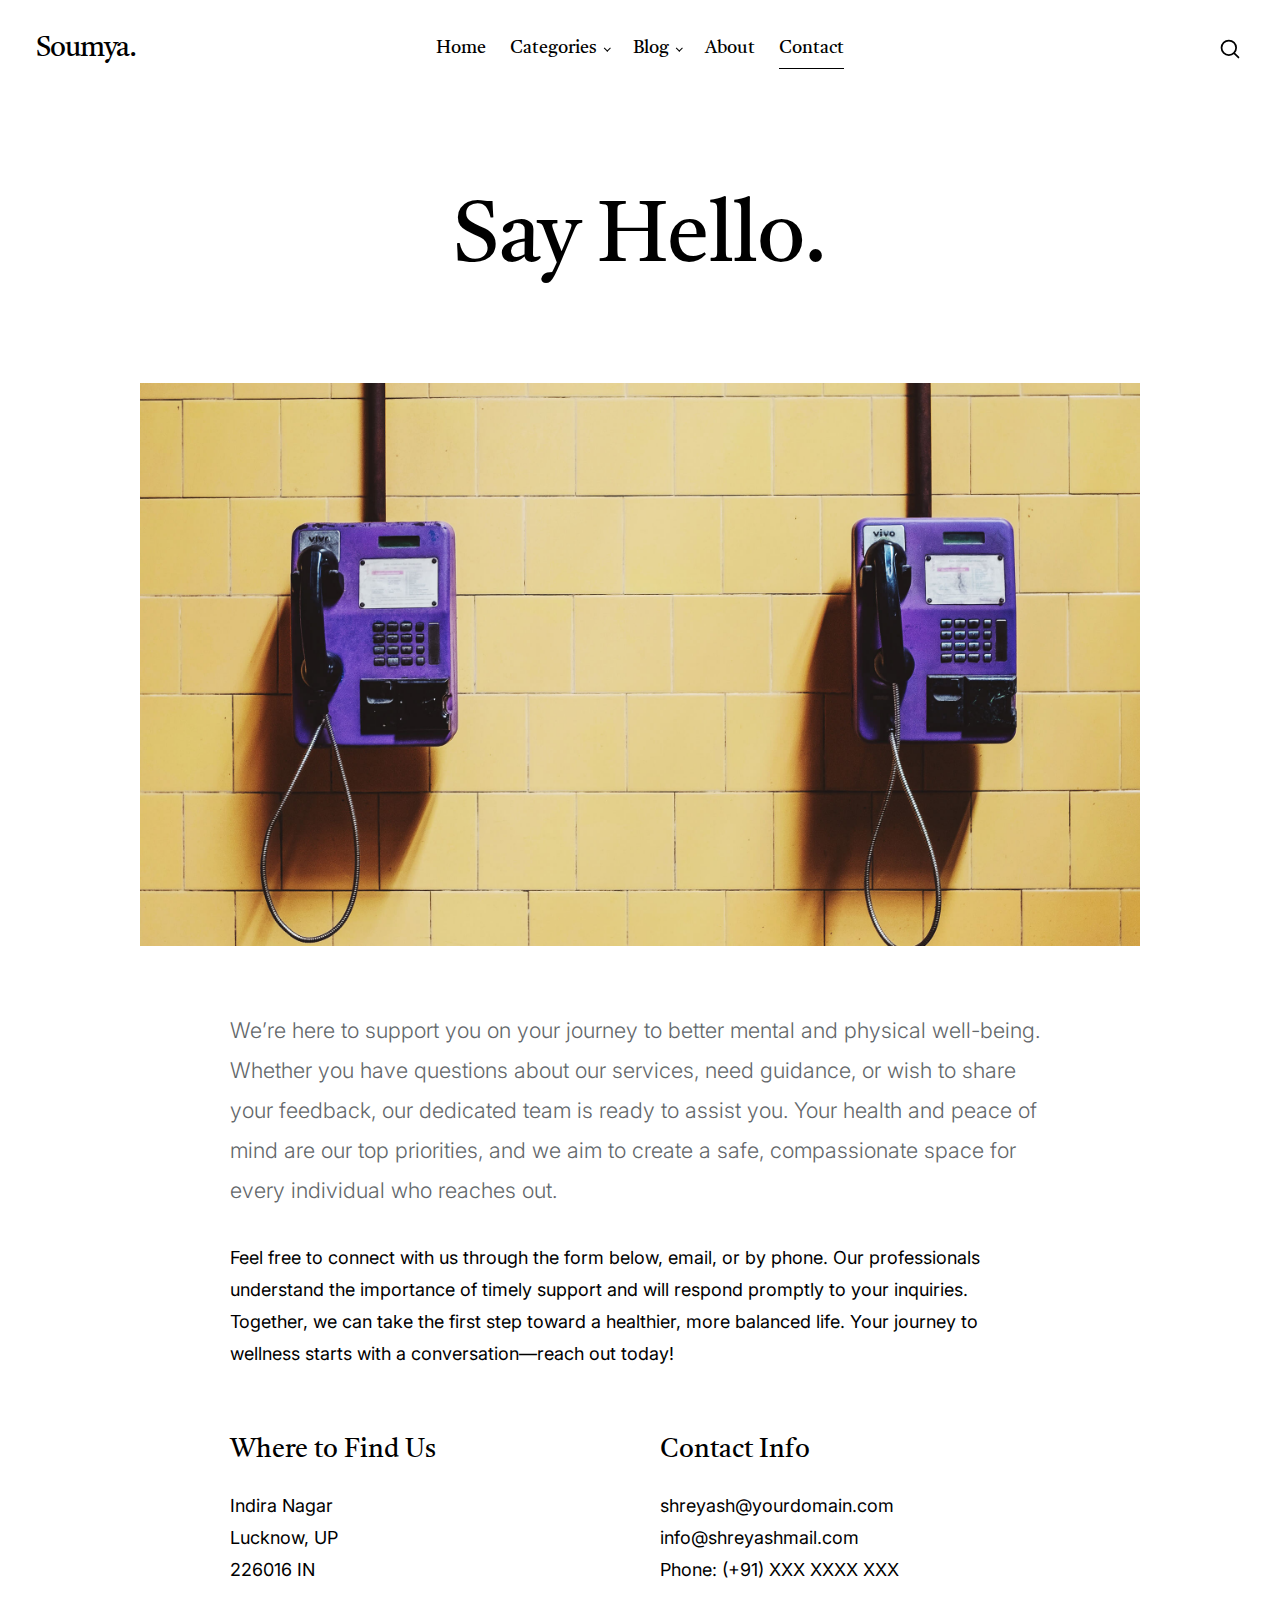
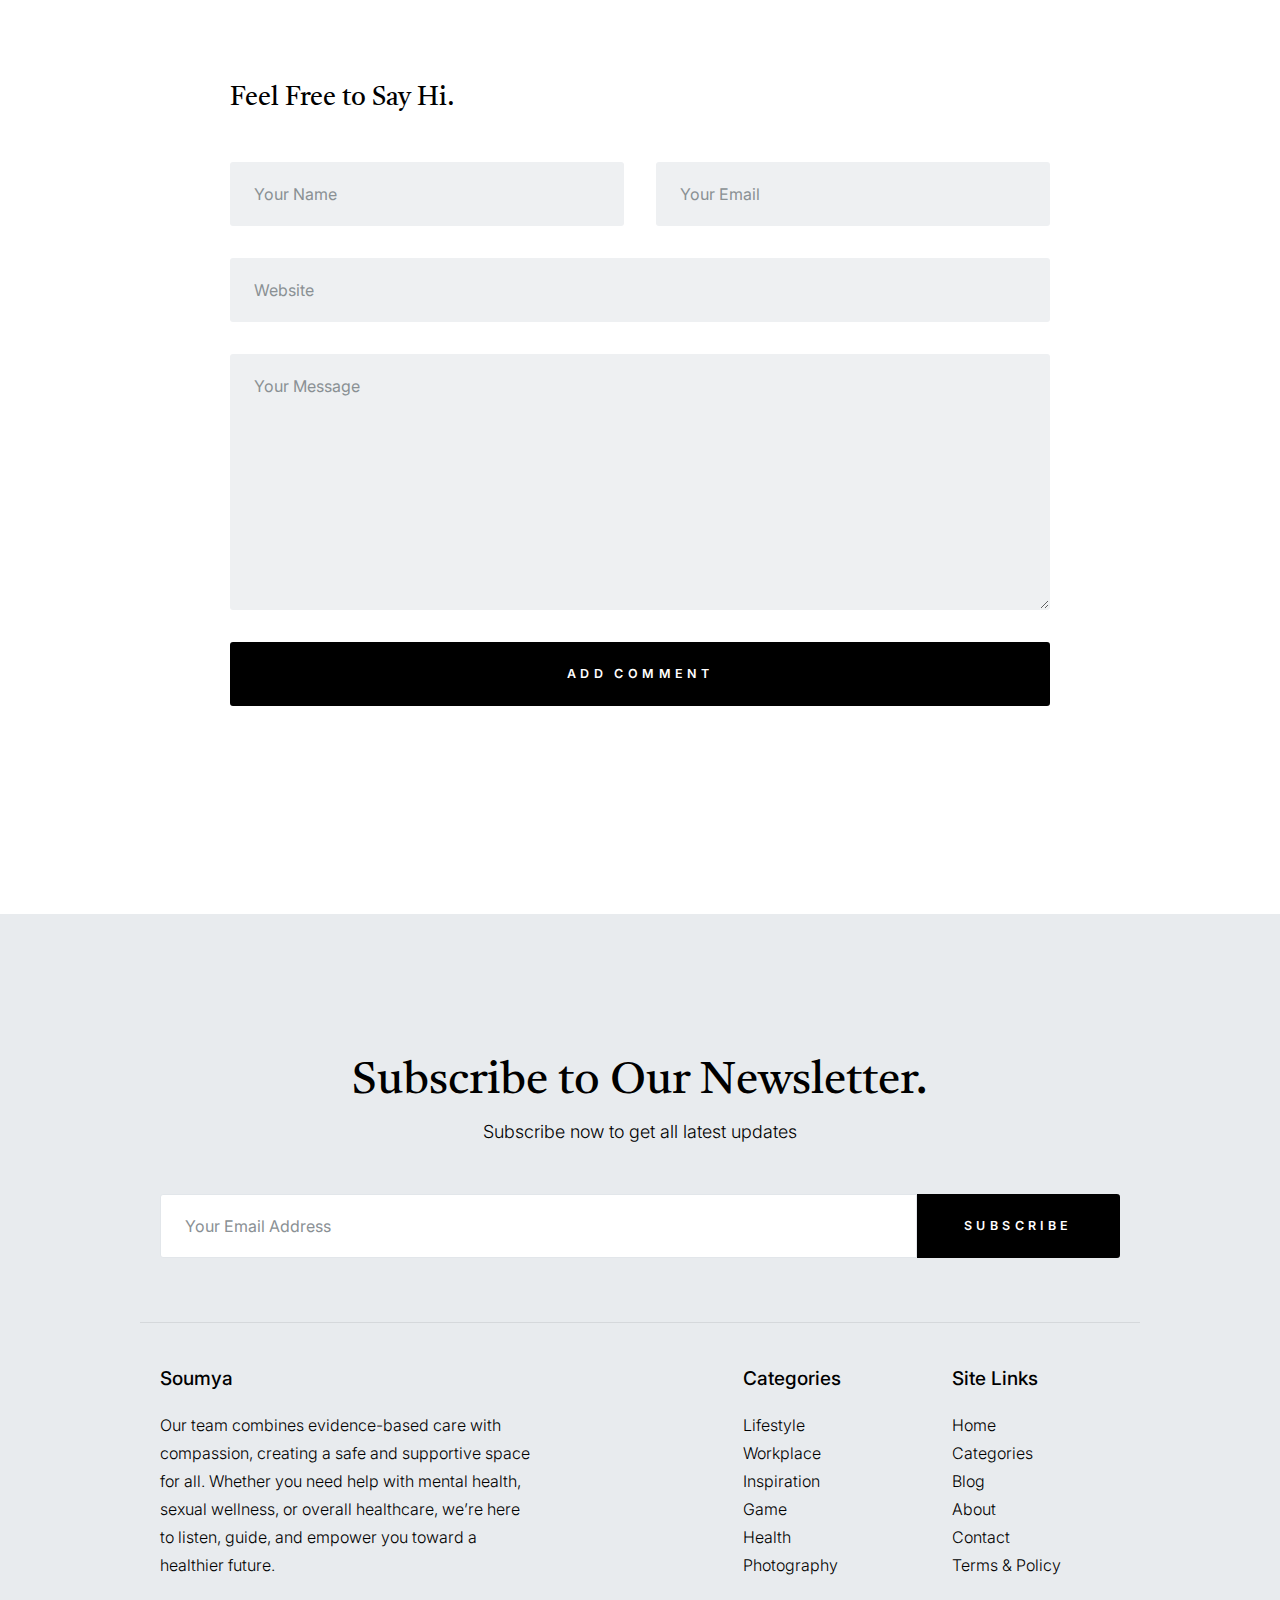
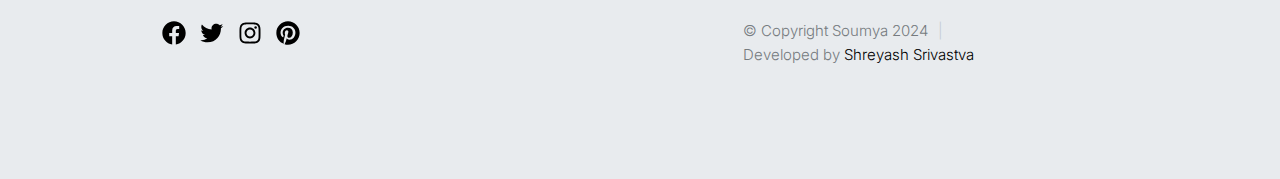
<file: contact.html>
<!DOCTYPE html>
<html lang="en" class="no-js" >
<head>

    <!--- basic page needs
    ================================================== -->
    <meta charset="utf-8">
    <meta name="viewport" content="width=device-width, initial-scale=1">
    <title>Contact - Soumya</title>

    <script>
        document.documentElement.classList.remove('no-js');
        document.documentElement.classList.add('js');
    </script>

    <!-- CSS
    ================================================== -->
    <link rel="stylesheet" href="css/vendor.css">
    <link rel="stylesheet" href="css/styles.css">

    <!-- favicons
    ================================================== -->
    <link rel="apple-touch-icon" sizes="180x180" href="apple-touch-icon.png">
    <link rel="icon" type="image/png" sizes="32x32" href="favicon-32x32.png">
    <link rel="icon" type="image/png" sizes="16x16" href="favicon-16x16.png">
    <link rel="manifest" href="site.webmanifest">

</head>

<body id="top">


    <!-- preloader
    ================================================== -->
    <div id="preloader">
        <div id="loader" class="dots-fade">
            <div></div>
            <div></div>
            <div></div>
        </div>
    </div>


    <!-- page wrap
    ================================================== -->
    <div id="page" class="s-pagewrap">


        <!-- # site header 
        ================================================== -->
        <header id="masthead" class="s-header">

            <div class="s-header__branding">
                <p class="site-title">
                    <a href="index.html" rel="home">Soumya.</a>
                </p>
            </div>

            <div class="row s-header__navigation">

                <nav class="s-header__nav-wrap">
    
                    <h3 class="s-header__nav-heading">Navigate to</h3>
    
                    <ul class="s-header__nav">
                        <li><a href="index.html" title="">Home</a></li>
                        <li class="has-children">
                            <a href="#0" title="" class="">Categories</a>
                            <ul class="sub-menu">
                                <li><a href="game.html">Game</a></li>
                                <li><a href="category.html">Lifestyle</a></li>
                                <li><a href="category.html">Inspiration</a></li>
                                <li><a href="category.html">Work</a></li>
                                <li><a href="category.html">Health</a></li>
                                <li><a href="category.html">Photography</a></li>
                            </ul>
                        </li>
                        <li class="has-children">
                            <a href="#0" title="" class="">Blog</a>
                            <ul class="sub-menu">
                                <li><a href="single-standard.html">Standard Post</a></li>
                                <li><a href="single-video.html">Video Post</a></li>
                                <li><a href="single-audio.html">Audio Post</a></li>
                            </ul>
                        </li>
                        <li><a href="about.html" title="">About</a></li>
                        <li class="current-menu-item"><a href="contact.html" title="">Contact</a></li>
                    </ul> <!-- end s-header__nav -->

                </nav> <!-- end s-header__nav-wrap -->
    
            </div> <!-- end s-header__navigation -->

            <div class="s-header__search">

                <div class="s-header__search-inner">
                    <div class="row">
    
                        <form role="search" method="get" class="s-header__search-form" action="#">
                            <label>
                                <span class="u-screen-reader-text">Search for:</span>
                                <input type="search" class="s-header__search-field" placeholder="Search for..." value="" name="s" title="Search for:" autocomplete="off">
                            </label>
                            <input type="submit" class="s-header__search-submit" value="Search"> 
                        </form>
    
                        <a href="#0" title="Close Search" class="s-header__search-close">Close</a>
    
                    </div> <!-- end row -->
                </div> <!-- s-header__search-inner -->
    
            </div> <!-- end s-header__search -->

            <a class="s-header__menu-toggle" href="#0"><span>Menu</span></a>
            <a class="s-header__search-trigger" href="#">
                <svg width="24" height="24" fill="none" viewBox="0 0 24 24">
                    <path stroke="currentColor" stroke-linecap="round" stroke-linejoin="round" stroke-width="1.5" d="M19.25 19.25L15.5 15.5M4.75 11C4.75 7.54822 7.54822 4.75 11 4.75C14.4518 4.75 17.25 7.54822 17.25 11C17.25 14.4518 14.4518 17.25 11 17.25C7.54822 17.25 4.75 14.4518 4.75 11Z"></path>
                </svg>
            </a>

        </header> <!-- end s-header -->


        <!-- # site-content
        ================================================== -->
        <div id="content" class="s-content s-content--page">

                <div class="row entry-wrap">
                    <div class="column lg-12">

                        <article class="entry">

                            <header class="entry__header entry__header--narrow">
    
                                <h1 class="entry__title">
                                    Say Hello.
                                </h1>
    
                            </header>

                            <div class="entry__media">
                                <figure class="featured-image">
                                    <img src="images/thumbs/contact/contact-1200.jpg" 
                                      srcset="images/thumbs/contact/contact-2400.jpg 2400w, 
                                              images/thumbs/contact/contact-1200.jpg 1200w, 
                                              images/thumbs/contact/contact-600.jpg 600w" sizes="(max-width: 2400px) 100vw, 2400px" alt="">
                                </figure>
                            </div>

                            <div class="content-primary">

                                <div class="entry__content">
        
                                    <p class="lead">
                                        We’re here to support you on your journey to better mental and physical well-being. Whether you have questions about our services, need guidance, or wish to share your feedback, our dedicated team is ready to assist you. Your health and peace of mind are our top priorities, and we aim to create a safe, compassionate space for every individual who reaches out.
                                    <p>
                                        Feel free to connect with us through the form below, email, or by phone. Our professionals understand the importance of timely support and will respond promptly to your inquiries. Together, we can take the first step toward a healthier, more balanced life. Your journey to wellness starts with a conversation—reach out today! 
                                    </p>

                                    <div class="row block-large-1-2 block-tab-whole entry__blocks">
                                        <div class="column">
                                            <h4>Where to Find Us</h4>
                                            <p>
                                            Indira Nagar<br>
                                            Lucknow, UP<br>
                                            226016 IN
                                            </p>
                                        </div>
        
                                        <div class="column">
                                            <h4>Contact Info</h4>
                                            <p>
                                            shreyash@yourdomain.com<br>
                                            info@shreyashmail.com <br>
                                            Phone: (+91) XXX XXXX XXX
                                            </p> 
                                        </div>
                                    </div>

                                    <h4>Feel Free to Say Hi.</h4>

                                    <form name="cForm" id="cForm" class="entry__form" method="post" action="" autocomplete="off">
                                        <fieldset class="row">

                                            <div class="column lg-6 tab-12 form-field">
                                                <input name="cName" id="cName" class="u-fullwidth" placeholder="Your Name" value="" type="text">
                                            </div>

                                            <div class="column lg-6 tab-12 form-field">
                                                <input name="cEmail" id="cEmail" class="u-fullwidth" placeholder="Your Email" value="" type="text">
                                            </div>

                                            <div class="column lg-12 form-field">
                                                <input name="cWebsite" id="cWebsite" class="u-fullwidth" placeholder="Website" value="" type="text">
                                            </div>

                                            <div class="column lg-12 message form-field">
                                                <textarea name="cMessage" id="cMessage" class="u-fullwidth" placeholder="Your Message"></textarea>
                                            </div>

                                            <div class="column lg-12">
                                                <input name="submit" id="submit" class="btn btn--primary btn-wide btn--large u-fullwidth" value="Add Comment" type="submit">
                                            </div>

                                        </fieldset>
                                    </form> <!-- end form -->

                            </div> <!-- end content-primary -->

                        </article> <!-- end entry -->

                    </div>
                </div> <!-- end entry-wrap -->
        </section> <!-- end s-content -->


        <!--footer
        ================================================== -->
        <footer id="colophon" class="s-footer">

            <div class="row s-footer__subscribe">
                <div class="column lg-12">

                    <h2>
                    Subscribe to Our Newsletter.
                    </h2>
                    <p>
                    Subscribe now to get all latest updates
                    </p>

                    <form id="mc-form" class="mc-form">
                        <input type="email" name="EMAIL" id="mce-EMAIL" class="u-fullwidth text-center" placeholder="Your Email Address" title="The domain portion of the email address is invalid (the portion after the @)." pattern="^([^\x00-\x20\x22\x28\x29\x2c\x2e\x3a-\x3c\x3e\x40\x5b-\x5d\x7f-\xff]+|\x22([^\x0d\x22\x5c\x80-\xff]|\x5c[\x00-\x7f])*\x22)(\x2e([^\x00-\x20\x22\x28\x29\x2c\x2e\x3a-\x3c\x3e\x40\x5b-\x5d\x7f-\xff]+|\x22([^\x0d\x22\x5c\x80-\xff]|\x5c[\x00-\x7f])*\x22))*\x40([^\x00-\x20\x22\x28\x29\x2c\x2e\x3a-\x3c\x3e\x40\x5b-\x5d\x7f-\xff]+|\x5b([^\x0d\x5b-\x5d\x80-\xff]|\x5c[\x00-\x7f])*\x5d)(\x2e([^\x00-\x20\x22\x28\x29\x2c\x2e\x3a-\x3c\x3e\x40\x5b-\x5d\x7f-\xff]+|\x5b([^\x0d\x5b-\x5d\x80-\xff]|\x5c[\x00-\x7f])*\x5d))*(\.\w{2,})+$" required>
                        <input type="submit" name="subscribe" value="Subscribe" class="btn--small btn--primary u-fullwidth">
                        <!-- <div style="position: absolute; left: -5000px;" aria-hidden="true"><input type="text" name="b_cdb7b577e41181934ed6a6a44_9a91cfe7b3" tabindex="-1" value=""></div> -->
                        <div class="mc-status"></div>
                    </form>

                </div>
            </div> <!-- end s-footer__subscribe -->

            <div class="row s-footer__main">

                <div class="column lg-5 md-6 tab-12 s-footer__about">
                    <h4>Soumya</h4>

                    <p>
                        Our team combines evidence-based care with compassion, creating a safe and supportive space for all. Whether you need help with mental health, sexual wellness, or overall healthcare, we’re here to listen, guide, and empower you toward a healthier future.
                    </p>
                </div> <!-- end s-footer__about -->

                <div class="column lg-5 md-6 tab-12">
                    <div class="row">
                        <div class="column lg-6">
                            <h4>Categories</h4>
                            <ul class="link-list">
                                <li><a href="category.html">Lifestyle</a></li>
                                <li><a href="category.html">Workplace</a></li>
                                <li><a href="category.html">Inspiration</a></li>
                                <li><a href="game.html">Game</a></li>
                                <li><a href="category.html">Health</a></li>
                                <li><a href="category.html">Photography</a></li>
                            </ul>
                        </div>
                        <div class="column lg-6">
                            <h4>Site Links</h4>
                            <ul class="link-list">
                                <li><a href="index.html">Home</a></li>
                                <li><a href="category.html">Categories</a></li>
                                <li><a href="category.html">Blog</a></li>
                                <li><a href="about.html">About</a></li>
                                <li><a href="about.html">Contact</a></li>
                                <li><a href="#0">Terms & Policy</a></li>
                            </ul>
                        </div>
                    </div>
                </div>

            </div> <!-- end s-footer__main -->

            <div class="row s-footer__bottom">

                <div class="column lg-7 md-6 tab-12">
                    <ul class="s-footer__social">
                        <li>
                            <a href="#0">
                                <svg xmlns="http://www.w3.org/2000/svg" width="24" height="24" viewBox="0 0 24 24" style="fill: rgba(0, 0, 0, 1);transform: ;msFilter:;"><path d="M12.001 2.002c-5.522 0-9.999 4.477-9.999 9.999 0 4.99 3.656 9.126 8.437 9.879v-6.988h-2.54v-2.891h2.54V9.798c0-2.508 1.493-3.891 3.776-3.891 1.094 0 2.24.195 2.24.195v2.459h-1.264c-1.24 0-1.628.772-1.628 1.563v1.875h2.771l-.443 2.891h-2.328v6.988C18.344 21.129 22 16.992 22 12.001c0-5.522-4.477-9.999-9.999-9.999z"></path></svg>
                                <span class="u-screen-reader-text">Facebook</span>
                            </a>
                        </li>
                        <li>
                            <a href="#0">
                                <svg xmlns="http://www.w3.org/2000/svg" width="24" height="24" viewBox="0 0 24 24" style="fill:rgba(0, 0, 0, 1);transform:;-ms-filter:"><path d="M19.633,7.997c0.013,0.175,0.013,0.349,0.013,0.523c0,5.325-4.053,11.461-11.46,11.461c-2.282,0-4.402-0.661-6.186-1.809 c0.324,0.037,0.636,0.05,0.973,0.05c1.883,0,3.616-0.636,5.001-1.721c-1.771-0.037-3.255-1.197-3.767-2.793 c0.249,0.037,0.499,0.062,0.761,0.062c0.361,0,0.724-0.05,1.061-0.137c-1.847-0.374-3.23-1.995-3.23-3.953v-0.05 c0.537,0.299,1.16,0.486,1.82,0.511C3.534,9.419,2.823,8.184,2.823,6.787c0-0.748,0.199-1.434,0.548-2.032 c1.983,2.443,4.964,4.04,8.306,4.215c-0.062-0.3-0.1-0.611-0.1-0.923c0-2.22,1.796-4.028,4.028-4.028 c1.16,0,2.207,0.486,2.943,1.272c0.91-0.175,1.782-0.512,2.556-0.973c-0.299,0.935-0.936,1.721-1.771,2.22 c0.811-0.088,1.597-0.312,2.319-0.624C21.104,6.712,20.419,7.423,19.633,7.997z"></path></svg>
                                <span class="u-screen-reader-text">Twitter</span>
                            </a>
                        </li>
                        <li>
                            <a href="#0">
                                <svg xmlns="http://www.w3.org/2000/svg" width="24" height="24" viewBox="0 0 24 24" style="fill:rgba(0, 0, 0, 1);transform:;-ms-filter:"><path d="M11.999,7.377c-2.554,0-4.623,2.07-4.623,4.623c0,2.554,2.069,4.624,4.623,4.624c2.552,0,4.623-2.07,4.623-4.624 C16.622,9.447,14.551,7.377,11.999,7.377L11.999,7.377z M11.999,15.004c-1.659,0-3.004-1.345-3.004-3.003 c0-1.659,1.345-3.003,3.004-3.003s3.002,1.344,3.002,3.003C15.001,13.659,13.658,15.004,11.999,15.004L11.999,15.004z"></path><circle cx="16.806" cy="7.207" r="1.078"></circle><path d="M20.533,6.111c-0.469-1.209-1.424-2.165-2.633-2.632c-0.699-0.263-1.438-0.404-2.186-0.42 c-0.963-0.042-1.268-0.054-3.71-0.054s-2.755,0-3.71,0.054C7.548,3.074,6.809,3.215,6.11,3.479C4.9,3.946,3.945,4.902,3.477,6.111 c-0.263,0.7-0.404,1.438-0.419,2.186c-0.043,0.962-0.056,1.267-0.056,3.71c0,2.442,0,2.753,0.056,3.71 c0.015,0.748,0.156,1.486,0.419,2.187c0.469,1.208,1.424,2.164,2.634,2.632c0.696,0.272,1.435,0.426,2.185,0.45 c0.963,0.042,1.268,0.055,3.71,0.055s2.755,0,3.71-0.055c0.747-0.015,1.486-0.157,2.186-0.419c1.209-0.469,2.164-1.424,2.633-2.633 c0.263-0.7,0.404-1.438,0.419-2.186c0.043-0.962,0.056-1.267,0.056-3.71s0-2.753-0.056-3.71C20.941,7.57,20.801,6.819,20.533,6.111z M19.315,15.643c-0.007,0.576-0.111,1.147-0.311,1.688c-0.305,0.787-0.926,1.409-1.712,1.711c-0.535,0.199-1.099,0.303-1.67,0.311 c-0.95,0.044-1.218,0.055-3.654,0.055c-2.438,0-2.687,0-3.655-0.055c-0.569-0.007-1.135-0.112-1.669-0.311 c-0.789-0.301-1.414-0.923-1.719-1.711c-0.196-0.534-0.302-1.099-0.311-1.669c-0.043-0.95-0.053-1.218-0.053-3.654 c0-2.437,0-2.686,0.053-3.655c0.007-0.576,0.111-1.146,0.311-1.687c0.305-0.789,0.93-1.41,1.719-1.712 c0.534-0.198,1.1-0.303,1.669-0.311c0.951-0.043,1.218-0.055,3.655-0.055c2.437,0,2.687,0,3.654,0.055 c0.571,0.007,1.135,0.112,1.67,0.311c0.786,0.303,1.407,0.925,1.712,1.712c0.196,0.534,0.302,1.099,0.311,1.669 c0.043,0.951,0.054,1.218,0.054,3.655c0,2.436,0,2.698-0.043,3.654H19.315z"></path></svg>
                                <span class="u-screen-reader-text">Instagram</span>
                            </a>
                        </li>
                        <li>
                            <a href="#0">
                                <svg xmlns="http://www.w3.org/2000/svg" width="24" height="24" viewBox="0 0 24 24" style="fill: rgba(0, 0, 0, 1);transform: ;msFilter:;"><path d="M11.99 2C6.472 2 2 6.473 2 11.99c0 4.232 2.633 7.85 6.35 9.306-.088-.79-.166-2.006.034-2.868.182-.78 1.172-4.966 1.172-4.966s-.299-.599-.299-1.484c0-1.388.805-2.425 1.808-2.425.853 0 1.264.64 1.264 1.407 0 .858-.546 2.139-.827 3.327-.235.994.499 1.805 1.479 1.805 1.775 0 3.141-1.872 3.141-4.575 0-2.392-1.719-4.064-4.173-4.064-2.843 0-4.512 2.132-4.512 4.335 0 .858.331 1.779.744 2.28a.3.3 0 0 1 .069.286c-.076.315-.245.994-.277 1.133-.044.183-.145.222-.335.134-1.247-.581-2.027-2.405-2.027-3.871 0-3.151 2.289-6.045 6.601-6.045 3.466 0 6.159 2.469 6.159 5.77 0 3.444-2.171 6.213-5.184 6.213-1.013 0-1.964-.525-2.29-1.146l-.623 2.374c-.225.868-.834 1.956-1.241 2.62a10 10 0 0 0 2.958.445c5.517 0 9.99-4.473 9.99-9.99S17.507 2 11.99 2"></path></svg>
                                <span class="u-screen-reader-text">Pinterest</span>
                            </a>
                        </li>
                    </ul>
                </div>
                <div class="column lg-5 md-6 tab-12">
                    <div class="ss-copyright">
                        <span>© Copyright Soumya 2024</span> 
                        <span>Developed by <a href="https://www.linkedin.com/in/shreyashsrivastva">Shreyash Srivastva</a></span>
                    </div>
                </div>

            </div> <!-- end s-footer__bottom -->
           
            <div class="ss-go-top">
                <a class="smoothscroll" title="Back to Top" href="#top">
                    <svg width="24" height="24" fill="none" viewBox="0 0 24 24">
                        <path stroke="currentColor" stroke-linecap="round" stroke-linejoin="round" stroke-width="1.5" d="M17.25 10.25L12 4.75L6.75 10.25"/>
                        <path stroke="currentColor" stroke-linecap="round" stroke-linejoin="round" stroke-width="1.5" d="M12 19.25V5.75"/>
                    </svg>
                </a>
            </div> <!-- end ss-go-top -->

        </footer><!-- end s-footer -->


    <!-- Java Script
    ================================================== -->
    <script src="js/plugins.js"></script>
    <script src="js/main.js"></script>

</body>
</html>
</file>
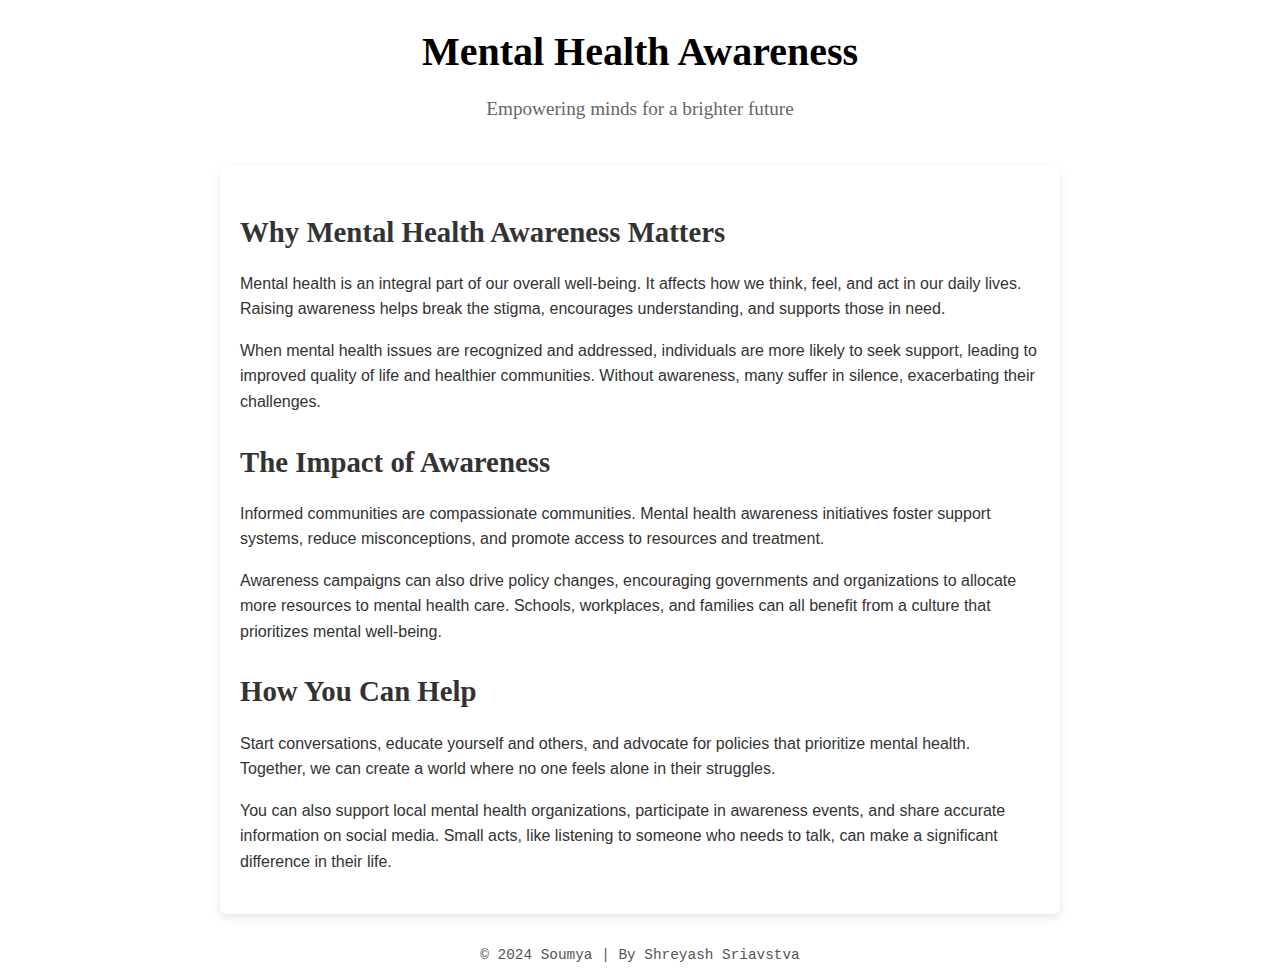
<file: inspiration.html>
<!DOCTYPE html>
<html lang="en">
<head>
    <meta charset="UTF-8">
    <meta name="viewport" content="width=device-width, initial-scale=1.0">
    <title>Mental Health Awareness</title>
    <style>
        :root {
            --font-1: "Inter", sans-serif;
            --font-2: "Castoro", serif;
            --font-mono: Consolas, "Andale Mono", Courier, "Courier New", monospace;
        }

        body {
            margin: 0;
            font-family: var(--font-1);
            background-color: transparent;
            color: #333;
            line-height: 1.6;
        }

        header {
            text-align: center;
            padding: 20px;
            font-family: var(--font-2);
        }

        header h1 {
            margin: 0;
            font-size: 2.5rem;
            color: #000000;
        }

        header p {
            margin: 10px 0 0;
            font-size: 1.2rem;
            color: #666;
        }

        main {
            max-width: 800px;
            margin: 20px auto;
            padding: 20px;
            background: rgba(255, 255, 255, 0.8);
            border-radius: 8px;
            box-shadow: 0 4px 10px rgba(0, 0, 0, 0.1);
        }

        section {
            margin-bottom: 20px;
        }

        section h2 {
            font-family: var(--font-2);
            color: #333;
            font-size: 1.8rem;
            margin-bottom: 10px;
        }

        section p {
            font-size: 1rem;
            margin-bottom: 10px;
        }

        footer {
            text-align: center;
            font-family: var(--font-mono);
            padding: 10px;
            font-size: 0.9rem;
            color: #555;
        }
    </style>
</head>
<body>
    <header>
        <h1>Mental Health Awareness</h1>
        <p>Empowering minds for a brighter future</p>
    </header>
    <main>
        <section>
            <h2>Why Mental Health Awareness Matters</h2>
            <p>Mental health is an integral part of our overall well-being. It affects how we think, feel, and act in our daily lives. Raising awareness helps break the stigma, encourages understanding, and supports those in need.</p>
            <p>When mental health issues are recognized and addressed, individuals are more likely to seek support, leading to improved quality of life and healthier communities. Without awareness, many suffer in silence, exacerbating their challenges.</p>
        </section>
        <section>
            <h2>The Impact of Awareness</h2>
            <p>Informed communities are compassionate communities. Mental health awareness initiatives foster support systems, reduce misconceptions, and promote access to resources and treatment.</p>
            <p>Awareness campaigns can also drive policy changes, encouraging governments and organizations to allocate more resources to mental health care. Schools, workplaces, and families can all benefit from a culture that prioritizes mental well-being.</p>
        </section>
        <section>
            <h2>How You Can Help</h2>
            <p>Start conversations, educate yourself and others, and advocate for policies that prioritize mental health. Together, we can create a world where no one feels alone in their struggles.</p>
            <p>You can also support local mental health organizations, participate in awareness events, and share accurate information on social media. Small acts, like listening to someone who needs to talk, can make a significant difference in their life.</p>
        </section>
    </main>
    <footer>
        &copy; 2024 Soumya | By Shreyash Sriavstva
    </footer>
</body>
</html>
</file>
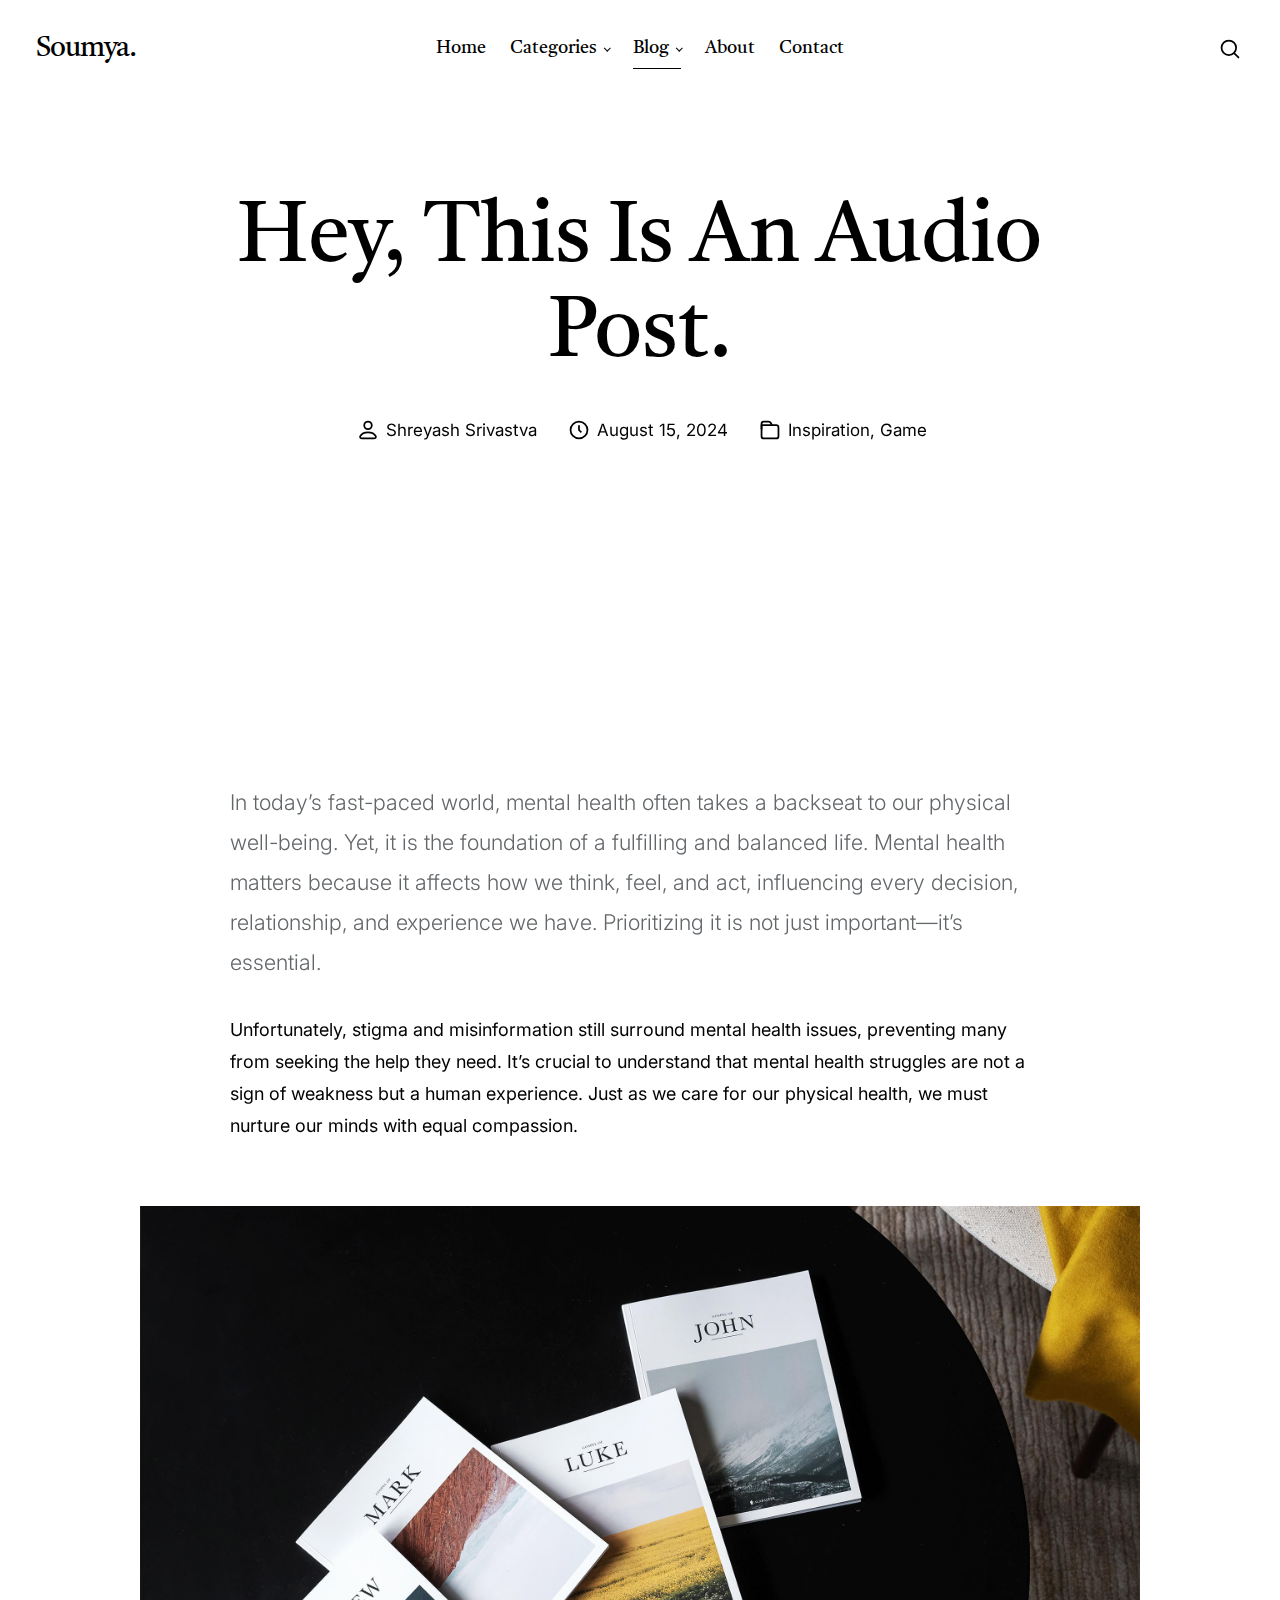
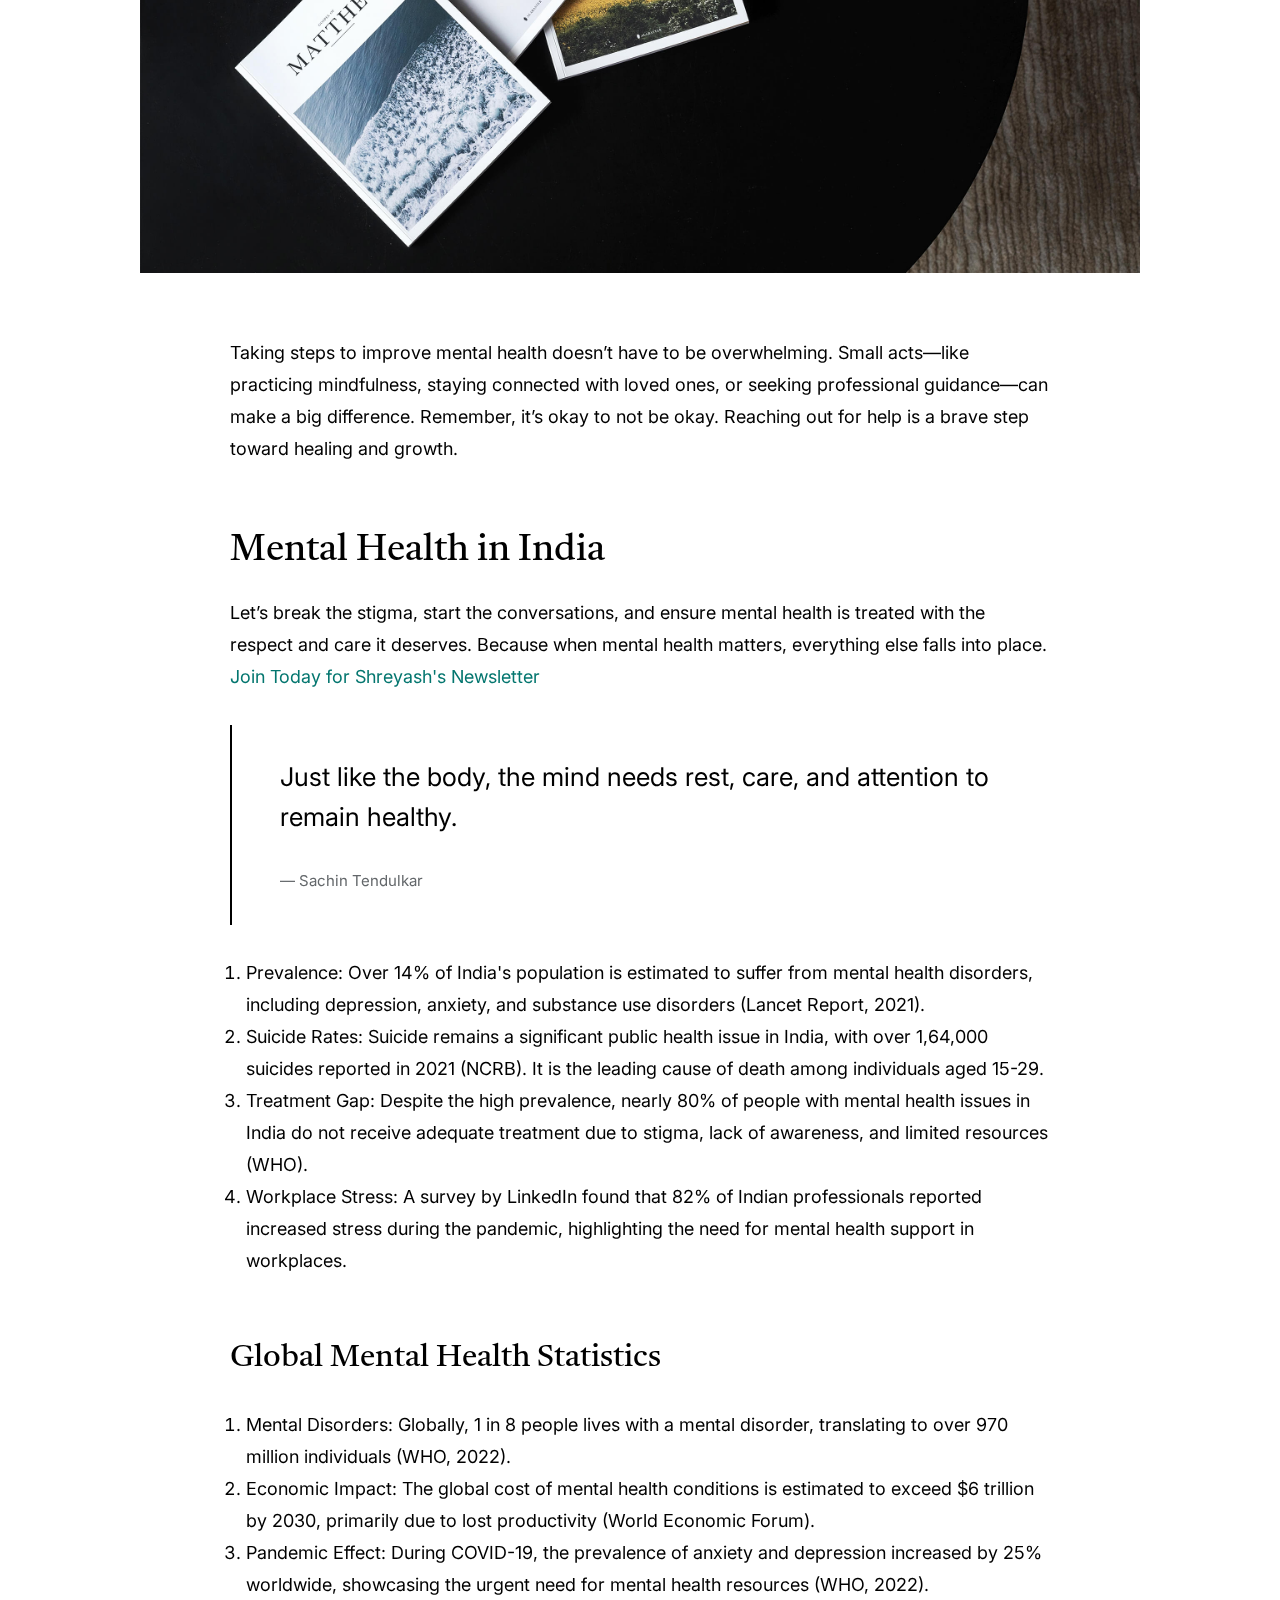
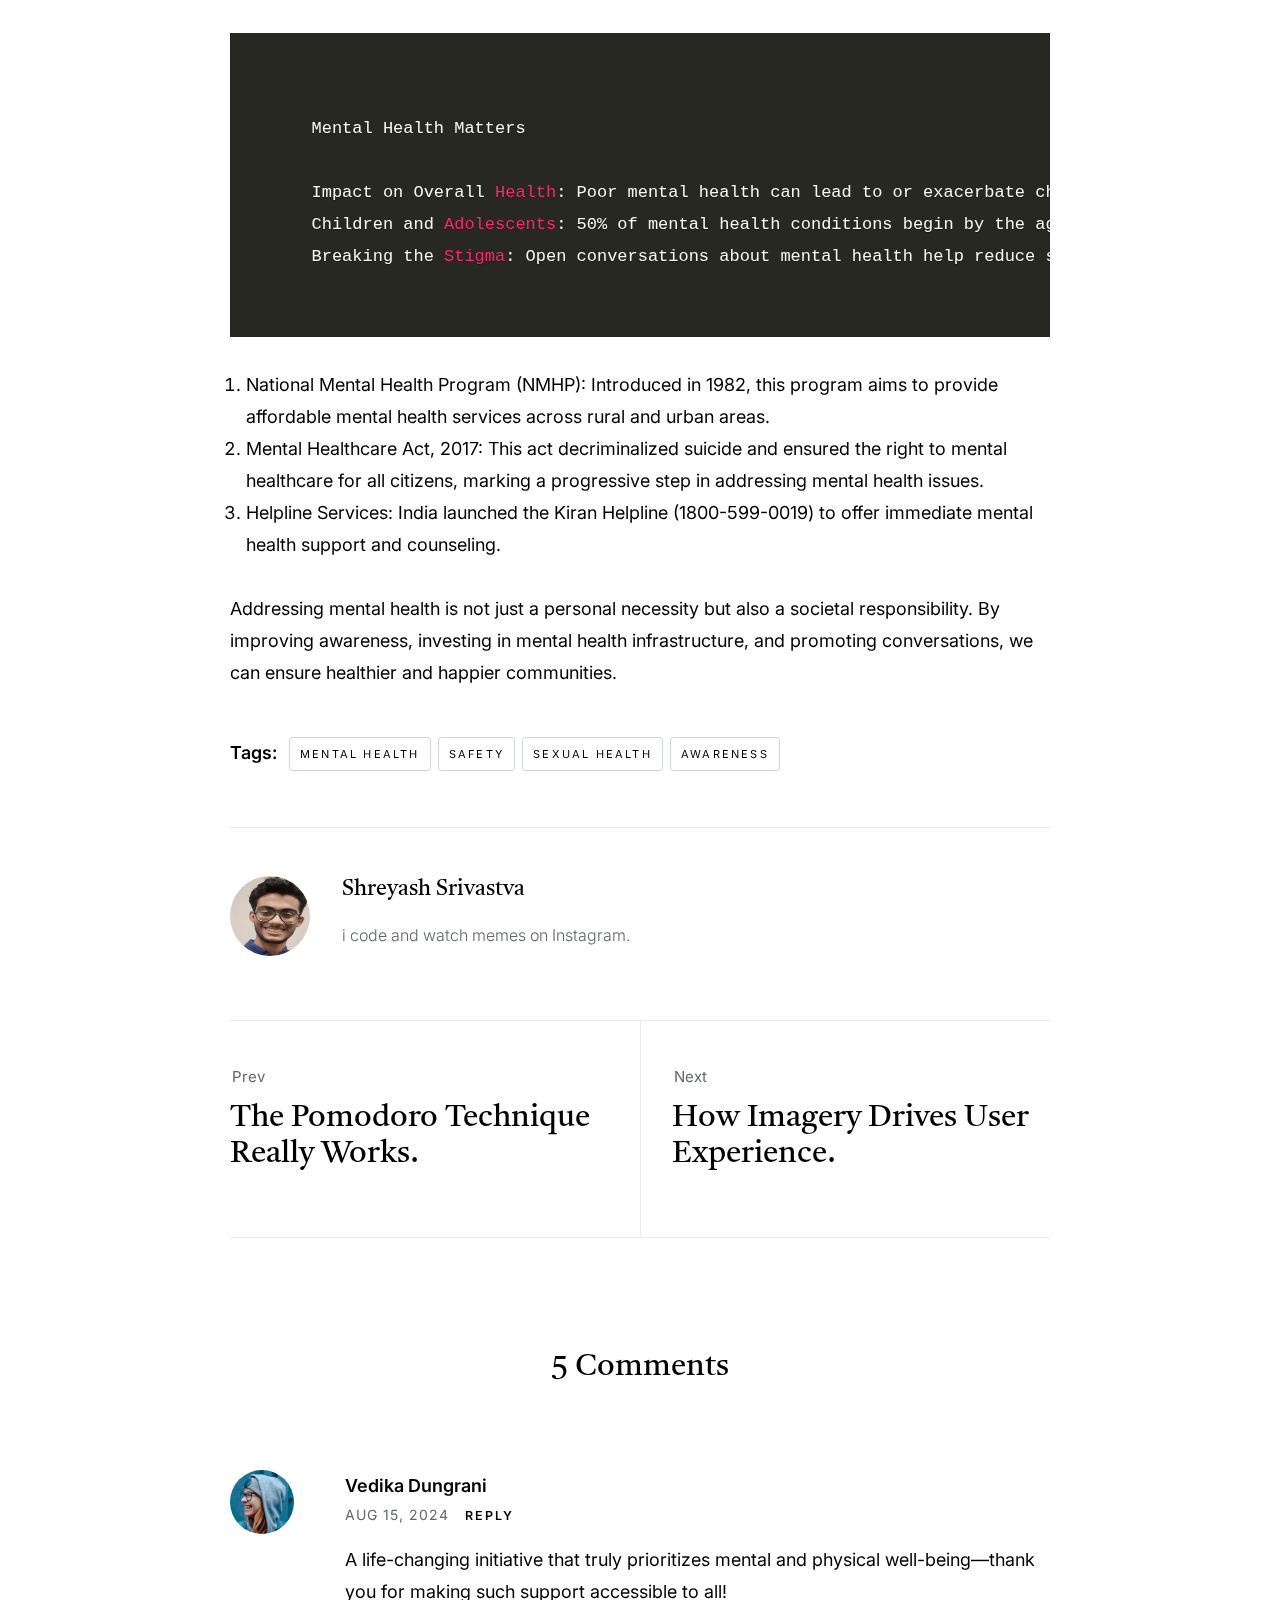
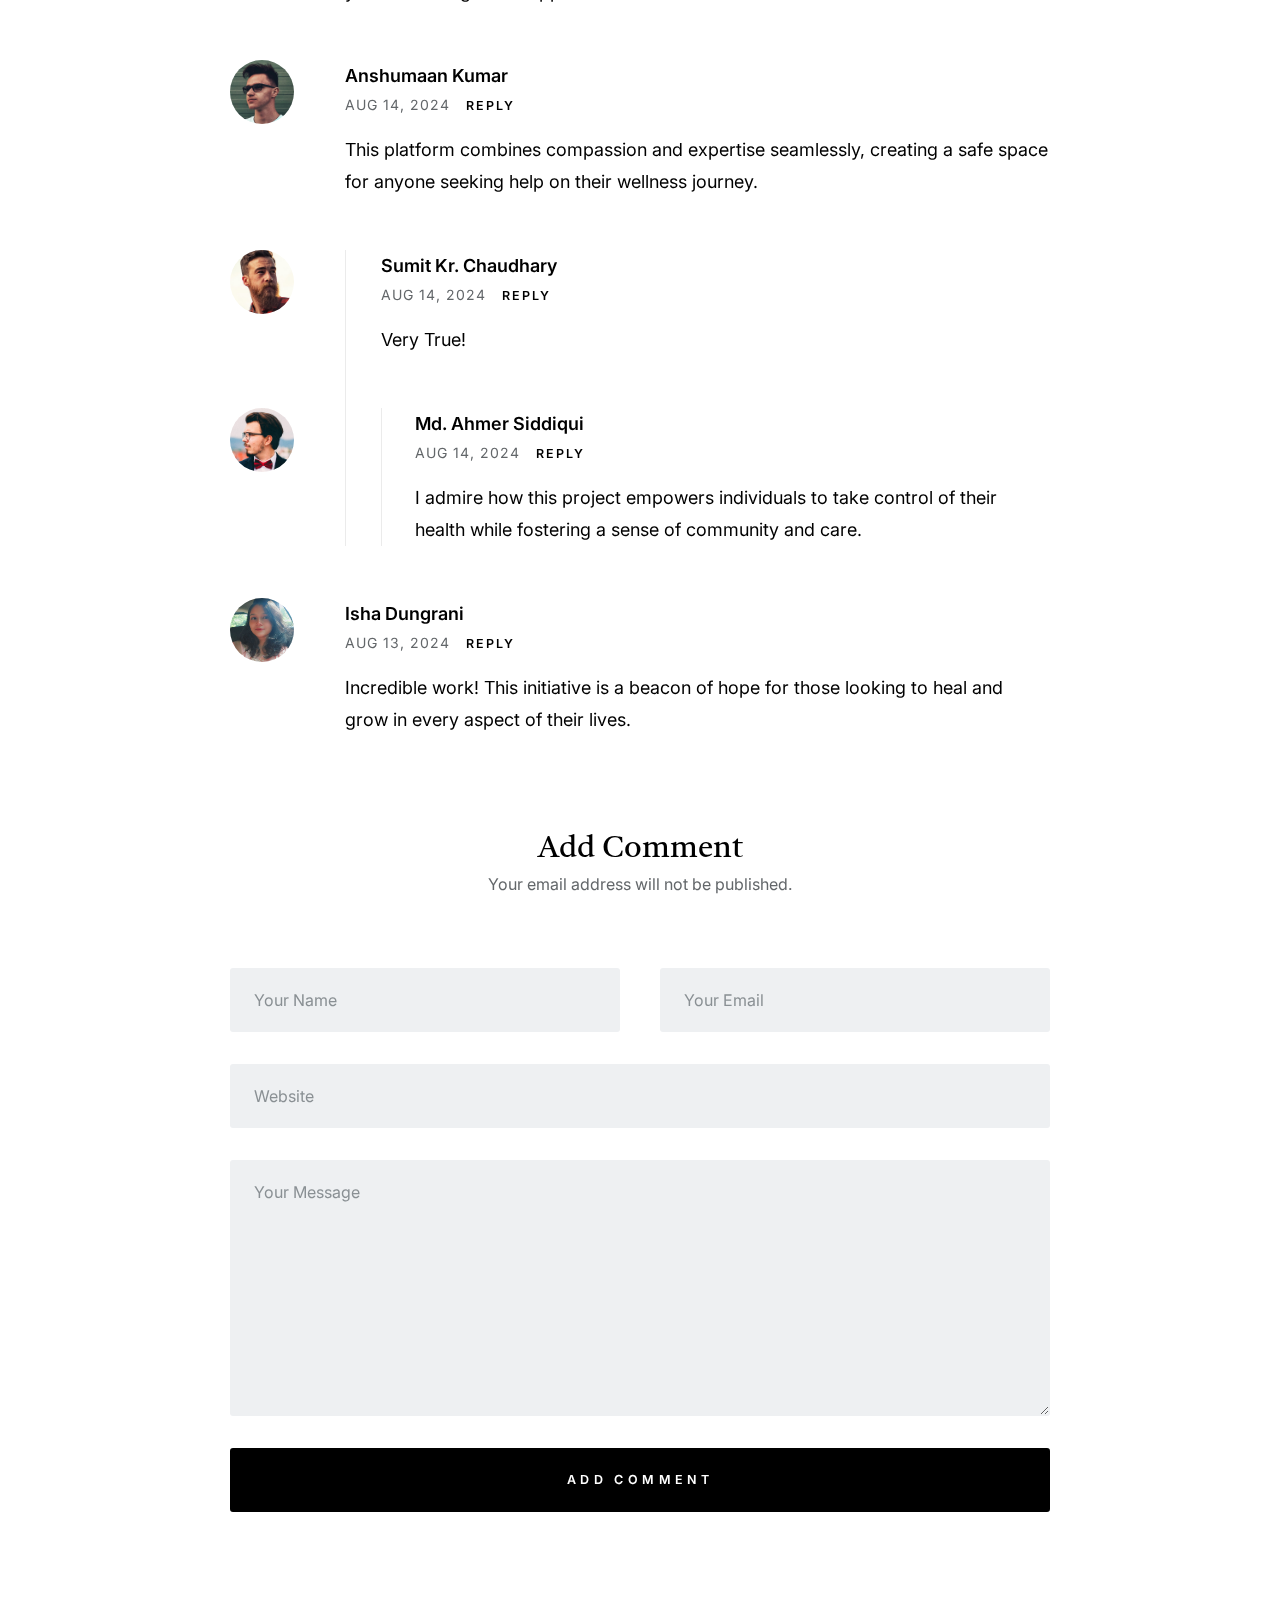
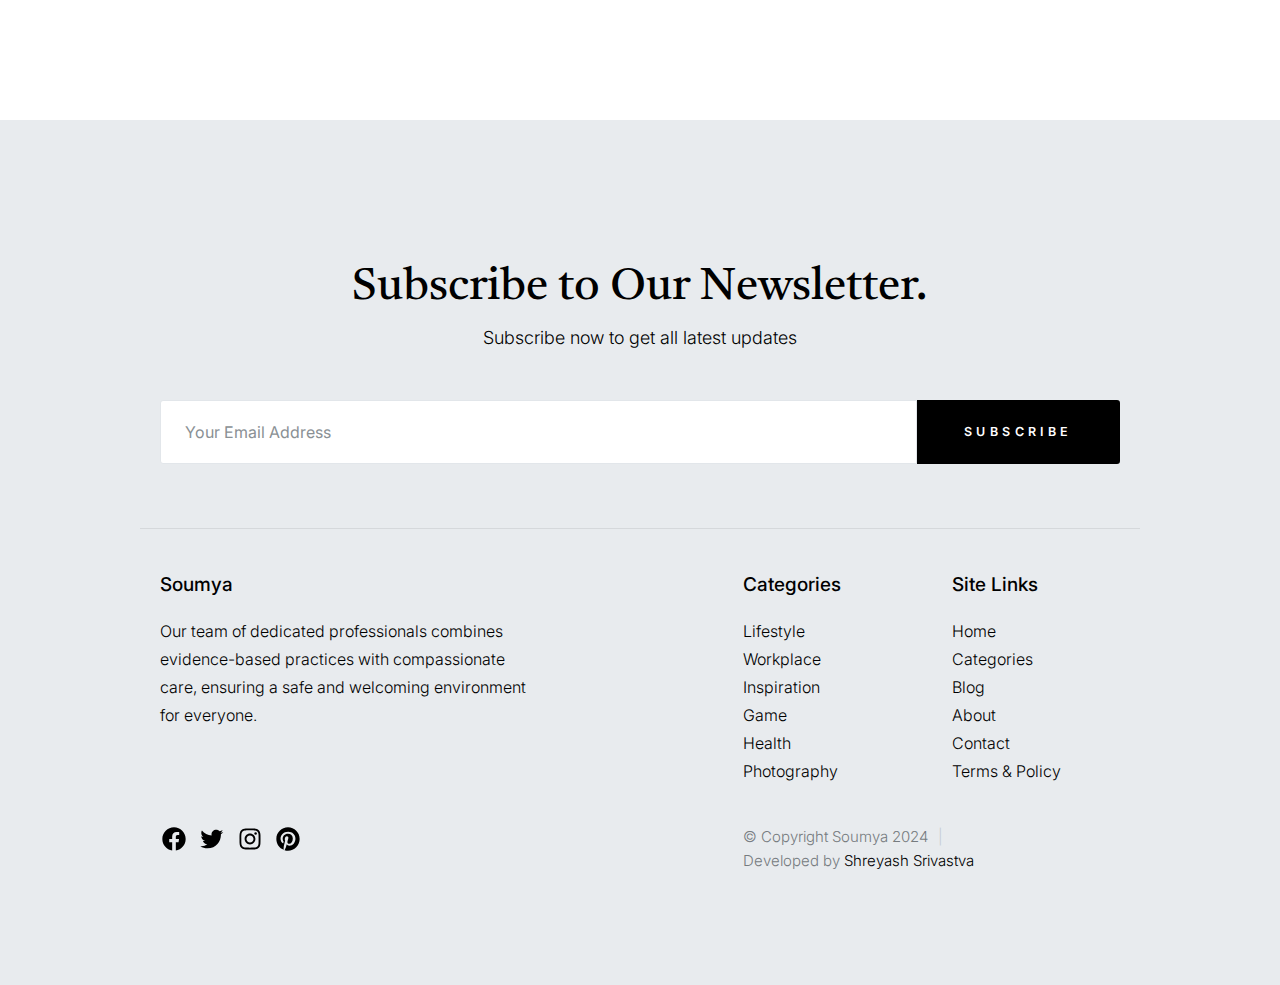
<file: single-audio.html>
<!DOCTYPE html>
<html lang="en" class="no-js" >
<head>

    <!--- basic page needs
    ================================================== -->
    <meta charset="utf-8">
    <meta name="viewport" content="width=device-width, initial-scale=1">
    <title>Audio Post - Synaptica</title>

    <script>
        document.documentElement.classList.remove('no-js');
        document.documentElement.classList.add('js');
    </script>

    <!-- CSS
    ================================================== -->
    <link rel="stylesheet" href="css/vendor.css">
    <link rel="stylesheet" href="css/styles.css">

    <!-- favicons
    ================================================== -->
    <link rel="apple-touch-icon" sizes="180x180" href="apple-touch-icon.png">
    <link rel="icon" type="image/png" sizes="32x32" href="favicon-32x32.png">
    <link rel="icon" type="image/png" sizes="16x16" href="favicon-16x16.png">
    <link rel="manifest" href="site.webmanifest">

</head>

<body id="top">


    <!-- preloader
    ================================================== -->
    <div id="preloader">
        <div id="loader" class="dots-fade">
            <div></div>
            <div></div>
            <div></div>
        </div>
    </div>


    <!-- page wrap
    ================================================== -->
    <div id="page" class="s-pagewrap">


        <!-- # site header 
        ================================================== -->
        <header id="masthead" class="s-header">

            <div class="s-header__branding">
                <p class="site-title">
                    <a href="index.html" rel="home">Soumya.</a>
                </p>
            </div>

            <div class="row s-header__navigation">

                <nav class="s-header__nav-wrap">
    
                    <h3 class="s-header__nav-heading">Navigate to</h3>
    
                    <ul class="s-header__nav">
                        <li><a href="index.html" title="">Home</a></li>
                        <li class="has-children">
                            <a href="#0" title="" class="">Categories</a>
                            <ul class="sub-menu">
                                <li><a href="game.html">Game</a></li>
                                <li><a href="category.html">Lifestyle</a></li>
                                <li><a href="category.html">Inspiration</a></li>
                                <li><a href="category.html">Work</a></li>
                                <li><a href="category.html">Health</a></li>
                                <li><a href="category.html">Photography</a></li>
                            </ul>
                        </li>
                        <li class="current-menu-item has-children">
                            <a href="#0" title="" class="">Blog</a>
                            <ul class="sub-menu">
                                <li><a href="single-standard.html">Standard Post</a></li>
                                <li><a href="single-video.html">Video Post</a></li>
                                <li><a href="single-audio.html">Audio Post</a></li>
                            </ul>
                        </li>
                        
                        <li><a href="about.html" title="">About</a></li>
                        <li><a href="contact.html" title="">Contact</a></li>
                    </ul> <!-- end s-header__nav -->

                </nav> <!-- end s-header__nav-wrap -->
    
            </div> <!-- end s-header__navigation -->

            <div class="s-header__search">

                <div class="s-header__search-inner">
                    <div class="row">
    
                        <form role="search" method="get" class="s-header__search-form" action="#">
                            <label>
                                <span class="u-screen-reader-text">Search for:</span>
                                <input type="search" class="s-header__search-field" placeholder="Search for..." value="" name="s" title="Search for:" autocomplete="off">
                            </label>
                            <input type="submit" class="s-header__search-submit" value="Search"> 
                        </form>
    
                        <a href="#0" title="Close Search" class="s-header__search-close">Close</a>
    
                    </div> <!-- end row -->
                </div> <!-- s-header__search-inner -->
    
            </div> <!-- end s-header__search -->

            <a class="s-header__menu-toggle" href="#0"><span>Menu</span></a>
            <a class="s-header__search-trigger" href="#">
                <svg width="24" height="24" fill="none" viewBox="0 0 24 24">
                    <path stroke="currentColor" stroke-linecap="round" stroke-linejoin="round" stroke-width="1.5" d="M19.25 19.25L15.5 15.5M4.75 11C4.75 7.54822 7.54822 4.75 11 4.75C14.4518 4.75 17.25 7.54822 17.25 11C17.25 14.4518 14.4518 17.25 11 17.25C7.54822 17.25 4.75 14.4518 4.75 11Z"></path>
                </svg>
            </a>

        </header> <!-- end s-header -->


        <!-- # site-content
        ================================================== -->
        <div id="content" class="s-content s-content--blog">

                <div class="row entry-wrap">
                    <div class="column lg-12">

                        <article class="entry format-standard">

                            <header class="entry__header">
    
                                <h1 class="entry__title">
                                    Hey, This Is An Audio Post.
                                </h1>

                                <div class="entry__meta">
                                    <div class="entry__meta-author">
                                        <svg width="24" height="24" fill="none" viewBox="0 0 24 24">
                                            <circle cx="12" cy="8" r="3.25" stroke="currentColor" stroke-linecap="round" stroke-linejoin="round" stroke-width="1.5"></circle>
                                            <path stroke="currentColor" stroke-linecap="round" stroke-linejoin="round" stroke-width="1.5" d="M6.8475 19.25H17.1525C18.2944 19.25 19.174 18.2681 18.6408 17.2584C17.8563 15.7731 16.068 14 12 14C7.93201 14 6.14367 15.7731 5.35924 17.2584C4.82597 18.2681 5.70558 19.25 6.8475 19.25Z"></path>
                                        </svg>
                                        <a href="#">Shreyash Srivastva</a> 
                                    </div>
                                    <div class="entry__meta-date">
                                        <svg width="24" height="24" fill="none" viewBox="0 0 24 24">
                                            <circle cx="12" cy="12" r="7.25" stroke="currentColor" stroke-width="1.5"></circle>
                                            <path stroke="currentColor" stroke-width="1.5" d="M12 8V12L14 14"></path>
                                        </svg>
                                        August 15, 2024 
                                    </div>
                                    <div class="entry__meta-cat">
                                        <svg width="24" height="24" fill="none" viewBox="0 0 24 24">
                                            <path stroke="currentColor" stroke-linecap="round" stroke-linejoin="round" stroke-width="1.5" d="M19.25 17.25V9.75C19.25 8.64543 18.3546 7.75 17.25 7.75H4.75V17.25C4.75 18.3546 5.64543 19.25 6.75 19.25H17.25C18.3546 19.25 19.25 18.3546 19.25 17.25Z"></path>
                                            <path stroke="currentColor" stroke-linecap="round" stroke-linejoin="round" stroke-width="1.5" d="M13.5 7.5L12.5685 5.7923C12.2181 5.14977 11.5446 4.75 10.8127 4.75H6.75C5.64543 4.75 4.75 5.64543 4.75 6.75V11"></path>
                                        </svg>
                                          
                                        <span class="cat-links">
                                            <a href="#0">Inspiration</a>
                                            <a href="#0">Game</a>
                                        </span>
                                    </div>
                                </div>
                            </header>

                            <div class="entry__media">
                                <div class="featured-image">
                                    <iframe width="100%" height="166" scrolling="no" frameborder="no" allow="autoplay" src="https://w.soundcloud.com/player/?url=https%3A//api.soundcloud.com/tracks/80822997&color=%23dedede&auto_play=false&hide_related=false&show_comments=true&show_user=true&show_reposts=false&show_teaser=true"></iframe>
                                </div>
                            </div>

                            <div class="content-primary">

                                <div class="entry__content">
                                    <p class="lead">
                                        In today’s fast-paced world, mental health often takes a backseat to our physical well-being. Yet, it is the foundation of a fulfilling and balanced life. Mental health matters because it affects how we think, feel, and act, influencing every decision, relationship, and experience we have. Prioritizing it is not just important—it’s essential. </p> 

                                    <p class="drop-cap">
                                    
                                    </p>
            
                                    <p>
                                        Unfortunately, stigma and misinformation still surround mental health issues, preventing many from seeking the help they need. It’s crucial to understand that mental health struggles are not a sign of weakness but a human experience. Just as we care for our physical health, we must nurture our minds with equal compassion.
                                    </p>
                
                                    <figure class="alignwide">
                                        <img src="images/sample-1200.jpg" 
                                          srcset="images/sample-2400.jpg 2400w, 
                                                  images/sample-1200.jpg 1200w, 
                                                  images/sample-600.jpg 600w" sizes="(max-width: 2400px) 100vw, 2400px" alt="">
                                    </figure>
            
                                    <p>
                                        Taking steps to improve mental health doesn’t have to be overwhelming. Small acts—like practicing mindfulness, staying connected with loved ones, or seeking professional guidance—can make a big difference. Remember, it’s okay to not be okay. Reaching out for help is a brave step toward healing and growth.
                                    </p>
            
                                    <h2>Mental Health in India</h2>
            
                                    <p>
                                        Let’s break the stigma, start the conversations, and ensure mental health is treated with the respect and care it deserves. Because when mental health matters, everything else falls into place.
                                        <a href="http://#">Join Today for Shreyash's Newsletter</a> 
                                    </p>
            
                                    <blockquote>
                                        <p>
                                            Just like the body, the mind needs rest, care, and attention to remain healthy.
                                        </p>
                                        <cite>Sachin Tendulkar</cite>
                                    </blockquote>
            
                                    <p>
                                        <ol><li>Prevalence: Over 14% of India's population is estimated to suffer from mental health disorders, including depression, anxiety, and substance use disorders (Lancet Report, 2021).</li>

                                        <li>Suicide Rates: Suicide remains a significant public health issue in India, with over 1,64,000 suicides reported in 2021 (NCRB). It is the leading cause of death among individuals aged 15-29.</li>
                                        
                                        <li>Treatment Gap: Despite the high prevalence, nearly 80% of people with mental health issues in India do not receive adequate treatment due to stigma, lack of awareness, and limited resources (WHO).</li>
                                        
                                        <li>Workplace Stress: A survey by LinkedIn found that 82% of Indian professionals reported increased stress during the pandemic, highlighting the need for mental health support in workplaces.</li></ol>

                                    <h3>Global Mental Health Statistics</h3>
            
                                    <p>
                                        <ol><li> Mental Disorders: Globally, 1 in 8 people lives with a mental disorder, translating to over 970 million individuals (WHO, 2022).</li>

                                            <li>Economic Impact: The global cost of mental health conditions is estimated to exceed $6 trillion by 2030, primarily due to lost productivity (World Economic Forum).</li>
                                        
                                                <li>Pandemic Effect: During COVID-19, the prevalence of anxiety and depression increased by 25% worldwide, showcasing the urgent need for mental health resources (WHO, 2022).</li></ol>
                                    </p>
                                        
<pre><code class="language-css">
    <pre><code class="language-css">
        <h2>Mental Health Matters</h2>
    
        Impact on Overall Health: Poor mental health can lead to or exacerbate chronic illnesses such as heart disease, diabetes, and hypertension.
        Children and Adolescents: 50% of mental health conditions begin by the age of 14, yet many remain undiagnosed and untreated (WHO).
        Breaking the Stigma: Open conversations about mental health help reduce stigma and encourage people to seek help, ultimately saving lives.
    </code></pre>
</code></pre>
                                            
                                    <p>
                                        <ol><li>National Mental Health Program (NMHP): Introduced in 1982, this program aims to provide affordable mental health services across rural and urban areas.</li>

                                            <li>Mental Healthcare Act, 2017: This act decriminalized suicide and ensured the right to mental healthcare for all citizens, marking a progressive step in addressing mental health issues.</li>
                                        
                                            <li>Helpline Services: India launched the Kiran Helpline (1800-599-0019) to offer immediate mental health support and counseling.</li> </ol>
                                    </p>
            
                                    <p>Addressing mental health is not just a personal necessity but also a societal responsibility. By improving awareness, investing in mental health infrastructure, and promoting conversations, we can ensure healthier and happier communities.
                                    </p>

                                    <p class="entry__tags">
                                        <strong>Tags:</strong>
                    
                                        <span class="entry__tag-list">
                                            <a href="#0">Mental Health</a>
                                            <a href="#0">Safety</a>
                                            <a href="#0">Sexual Health</a>
                                            <a href="#0">Awareness</a>
                                        </span>
                        
                                    </p>
    
                                    <div class="entry__author-box">
                                        <figure class="entry__author-avatar">
                                            <img alt="" src="images/avatars/user-06.jpg" class="avatar">
                                        </figure>
                                        <div class="entry__author-info">
                                            <h5 class="entry__author-name">
                                                <a href="about.html">
                                                    Shreyash Srivastva
                                                </a>
                                            </h5>
                                            <p>
                                            i code and watch memes on Instagram.
                                            </p>
                                        </div>
                                    </div>

                                </div> <!-- end entry-content -->

                                <div class="post-nav">
                                    <div class="post-nav__prev">
                                        <a href="single-standard.html" rel="prev">
                                            <span>Prev</span>
                                            The Pomodoro Technique Really Works. 
                                        </a>
                                    </div>
                                    <div class="post-nav__next">
                                        <a href="single-standard.html" rel="next">
                                            <span>Next</span>
                                            How Imagery Drives User Experience.
                                        </a>
                                    </div>
                                </div>

                            </div> <!-- end content-primary -->

                        </article> <!-- end entry -->

                        <!-- comments -->
                        <div class="comments-wrap">

                            <div id="comments">
                                <div class="large-12">

                                    <h3>5 Comments</h3>

                                    <!-- START commentlist -->
                                    <ol class="commentlist">

                                        <li class="depth-1 comment">

                                            <div class="comment__avatar">
                                                <img class="avatar" src="images/avatars/user-08.jpg" alt="" width="50" height="50">
                                            </div>

                                            <div class="comment__content">

                                                <div class="comment__info">
                                                    <div class="comment__author">Vedika Dungrani</div>

                                                    <div class="comment__meta">
                                                        <div class="comment__time">Aug 15, 2024</div>
                                                        <div class="comment__reply">
                                                            <a class="comment-reply-link" href="#0">Reply</a>
                                                        </div>
                                                    </div>
                                                </div>

                                                <div class="comment__text">
                                                <p>A life-changing initiative that truly prioritizes mental and physical well-being—thank you for making such support accessible to all!</p>
                                                </div>

                                            </div>

                                        </li> <!-- end comment level 1 -->

                                        <li class="thread-alt depth-1 comment">

                                            <div class="comment__avatar">
                                                <img class="avatar" src="images/avatars/user-07.jpg" alt="" width="50" height="50">
                                            </div>

                                            <div class="comment__content">

                                                <div class="comment__info">
                                                    <div class="comment__author">Anshumaan Kumar</div>

                                                    <div class="comment__meta">
                                                        <div class="comment__time">Aug 14, 2024</div>
                                                        <div class="comment__reply">
                                                            <a class="comment-reply-link" href="#0">Reply</a>
                                                        </div>
                                                    </div>
                                                </div>

                                                <div class="comment__text">
                                                <p>This platform combines compassion and expertise seamlessly, creating a safe space for anyone seeking help on their wellness journey.</p>
                                                </div>

                                            </div>

                                            <ul class="children">

                                                <li class="depth-2 comment">

                                                    <div class="comment__avatar">
                                                        <img class="avatar" src="images/avatars/user-02.jpg" alt="" width="50" height="50">
                                                    </div>

                                                    <div class="comment__content">

                                                        <div class="comment__info">
                                                            <div class="comment__author">Sumit Kr. Chaudhary</div>

                                                            <div class="comment__meta">
                                                                <div class="comment__time">Aug 14, 2024</div>
                                                                <div class="comment__reply">
                                                                    <a class="comment-reply-link" href="#0">Reply</a>
                                                                </div>
                                                            </div>
                                                        </div>

                                                        <div class="comment__text">
                                                            <p>Very True!</p>
                                                        </div>

                                                    </div>

                                                    <ul class="children">

                                                        <li class="depth-3 comment">

                                                            <div class="comment__avatar">
                                                                <img class="avatar" src="images/avatars/user-03.jpg" alt="" width="50" height="50">
                                                            </div>

                                                            <div class="comment__content">

                                                                <div class="comment__info">
                                                                    <div class="comment__author">Md. Ahmer Siddiqui</div>

                                                                    <div class="comment__meta">
                                                                        <div class="comment__time">Aug 14, 2024</div>
                                                                        <div class="comment__reply">
                                                                            <a class="comment-reply-link" href="#0">Reply</a>
                                                                        </div>
                                                                    </div>
                                                                </div>

                                                                <div class="comment__text">
                                                                <p>I admire how this project empowers individuals to take control of their health while fostering a sense of community and care.</p>
                                                                </div>

                                                            </div>

                                                        </li>

                                                    </ul>

                                                </li>

                                            </ul>

                                        </li> <!-- end comment level 1 -->

                                        <li class="depth-1 comment">

                                            <div class="comment__avatar">
                                                <img class="avatar" src="images/avatars/user-05.jpg" alt="" width="50" height="50">
                                            </div>

                                            <div class="comment__content">

                                                <div class="comment__info">
                                                    <div class="comment__author">Isha Dungrani</div>

                                                    <div class="comment__meta">
                                                        <div class="comment__time">Aug 13, 2024</div>
                                                        <div class="comment__reply">
                                                            <a class="comment-reply-link" href="#0">Reply</a>
                                                        </div>
                                                    </div>
                                                </div>

                                                <div class="comment__text">
                                                <p>Incredible work! This initiative is a beacon of hope for those looking to heal and grow in every aspect of their lives.</p>
                                                </div>

                                            </div>

                                        </li>  <!-- end comment level 1 -->

                                    </ol>
                                    <!-- END commentlist -->

                                </div> <!-- end col-full -->
                            </div> <!-- end comments -->


                            <div class="comment-respond">

                                <!-- START respond -->
                                <div id="respond">

                                    <h3>
                                    Add Comment 
                                    <span>Your email address will not be published.</span>
                                    </h3>

                                    <form name="contactForm" id="contactForm" method="post" action="" autocomplete="off">
                                        <fieldset class="row">

                                            <div class="column lg-6 tab-12 form-field">
                                                <input name="cName" id="cName" class="u-fullwidth h-remove-bottom" placeholder="Your Name" value="" type="text">
                                            </div>

                                            <div class="column lg-6 tab-12 form-field">
                                                <input name="cEmail" id="cEmail" class="u-fullwidth h-remove-bottom" placeholder="Your Email" value="" type="text">
                                            </div>

                                            <div class="column lg-12 form-field">
                                                <input name="cWebsite" id="cWebsite" class="u-fullwidth h-remove-bottom" placeholder="Website" value="" type="text">
                                            </div>

                                            <div class="column lg-12 message form-field">
                                                <textarea name="cMessage" id="cMessage" class="u-fullwidth" placeholder="Your Message"></textarea>
                                            </div>

                                            <div class="column lg-12">
                                                <input name="submit" id="submit" class="btn btn--primary btn-wide btn--large u-fullwidth" value="Add Comment" type="submit">
                                            </div>

                                        </fieldset>
                                    </form> <!-- end form -->

                                </div>
                                <!-- END respond-->

                            </div> <!-- end comment-respond -->

                        </div> <!-- end comments-wrap -->

                    </div>
                </div> <!-- end entry-wrap -->
        </section> <!-- end s-content -->

        <!-- # site-footer
        ================================================== -->
        <footer id="colophon" class="s-footer">

            <div class="row s-footer__subscribe">
                <div class="column lg-12">

                    <h2>
                    Subscribe to Our Newsletter.
                    </h2>
                    <p>
                    Subscribe now to get all latest updates
                    </p>

                    <form id="mc-form" class="mc-form">
                        <input type="email" name="EMAIL" id="mce-EMAIL" class="u-fullwidth text-center" placeholder="Your Email Address" title="The domain portion of the email address is invalid (the portion after the @)." pattern="^([^\x00-\x20\x22\x28\x29\x2c\x2e\x3a-\x3c\x3e\x40\x5b-\x5d\x7f-\xff]+|\x22([^\x0d\x22\x5c\x80-\xff]|\x5c[\x00-\x7f])*\x22)(\x2e([^\x00-\x20\x22\x28\x29\x2c\x2e\x3a-\x3c\x3e\x40\x5b-\x5d\x7f-\xff]+|\x22([^\x0d\x22\x5c\x80-\xff]|\x5c[\x00-\x7f])*\x22))*\x40([^\x00-\x20\x22\x28\x29\x2c\x2e\x3a-\x3c\x3e\x40\x5b-\x5d\x7f-\xff]+|\x5b([^\x0d\x5b-\x5d\x80-\xff]|\x5c[\x00-\x7f])*\x5d)(\x2e([^\x00-\x20\x22\x28\x29\x2c\x2e\x3a-\x3c\x3e\x40\x5b-\x5d\x7f-\xff]+|\x5b([^\x0d\x5b-\x5d\x80-\xff]|\x5c[\x00-\x7f])*\x5d))*(\.\w{2,})+$" required>
                        <input type="submit" name="subscribe" value="Subscribe" class="btn--small btn--primary u-fullwidth">
                        <!-- <div style="position: absolute; left: -5000px;" aria-hidden="true"><input type="text" name="b_cdb7b577e41181934ed6a6a44_9a91cfe7b3" tabindex="-1" value=""></div> -->
                        <div class="mc-status"></div>
                    </form>

                </div>
            </div> <!-- end s-footer__subscribe -->

            <div class="row s-footer__main">

                <div class="column lg-5 md-6 tab-12 s-footer__about">
                    <h4>Soumya</h4>

                    <p>
                        Our team of dedicated professionals combines evidence-based practices with compassionate care, ensuring a safe and welcoming environment for everyone. 
                    </p>
                </div> <!-- end s-footer__about -->

                <div class="column lg-5 md-6 tab-12">
                    <div class="row">
                        <div class="column lg-6">
                            <h4>Categories</h4>
                            <ul class="link-list">
                                <li><a href="category.html">Lifestyle</a></li>
                                <li><a href="category.html">Workplace</a></li>
                                <li><a href="category.html">Inspiration</a></li>
                                <li><a href="game.html">Game</a></li>
                                <li><a href="category.html">Health</a></li>
                                <li><a href="category.html">Photography</a></li>
                            </ul>
                        </div>
                        <div class="column lg-6">
                            <h4>Site Links</h4>
                            <ul class="link-list">
                                <li><a href="index.html">Home</a></li>
                                <li><a href="category.html">Categories</a></li>
                                <li><a href="category.html">Blog</a></li>
                                <li><a href="about.html">About</a></li>
                                <li><a href="about.html">Contact</a></li>
                                <li><a href="#0">Terms & Policy</a></li>
                            </ul>
                        </div>
                    </div>
                </div>

            </div> <!-- end s-footer__main -->

            <div class="row s-footer__bottom">

                <div class="column lg-7 md-6 tab-12">
                    <ul class="s-footer__social">
                        <li>
                            <a href="#0">
                                <svg xmlns="http://www.w3.org/2000/svg" width="24" height="24" viewBox="0 0 24 24" style="fill: rgba(0, 0, 0, 1);transform: ms-Filter"><path d="M12.001 2.002c-5.522 0-9.999 4.477-9.999 9.999 0 4.99 3.656 9.126 8.437 9.879v-6.988h-2.54v-2.891h2.54V9.798c0-2.508 1.493-3.891 3.776-3.891 1.094 0 2.24.195 2.24.195v2.459h-1.264c-1.24 0-1.628.772-1.628 1.563v1.875h2.771l-.443 2.891h-2.328v6.988C18.344 21.129 22 16.992 22 12.001c0-5.522-4.477-9.999-9.999-9.999z"></path></svg>
                                <span class="u-screen-reader-text">Facebook</span>
                            </a>
                        </li>
                        <li>
                            <a href="#0">
                                <svg xmlns="http://www.w3.org/2000/svg" width="24" height="24" viewBox="0 0 24 24" style="fill:rgba(0, 0, 0, 1);transform:ms-filter"><path d="M19.633,7.997c0.013,0.175,0.013,0.349,0.013,0.523c0,5.325-4.053,11.461-11.46,11.461c-2.282,0-4.402-0.661-6.186-1.809 c0.324,0.037,0.636,0.05,0.973,0.05c1.883,0,3.616-0.636,5.001-1.721c-1.771-0.037-3.255-1.197-3.767-2.793 c0.249,0.037,0.499,0.062,0.761,0.062c0.361,0,0.724-0.05,1.061-0.137c-1.847-0.374-3.23-1.995-3.23-3.953v-0.05 c0.537,0.299,1.16,0.486,1.82,0.511C3.534,9.419,2.823,8.184,2.823,6.787c0-0.748,0.199-1.434,0.548-2.032 c1.983,2.443,4.964,4.04,8.306,4.215c-0.062-0.3-0.1-0.611-0.1-0.923c0-2.22,1.796-4.028,4.028-4.028 c1.16,0,2.207,0.486,2.943,1.272c0.91-0.175,1.782-0.512,2.556-0.973c-0.299,0.935-0.936,1.721-1.771,2.22 c0.811-0.088,1.597-0.312,2.319-0.624C21.104,6.712,20.419,7.423,19.633,7.997z"></path></svg>
                                <span class="u-screen-reader-text">Twitter</span>
                            </a>
                        </li>
                        <li>
                            <a href="#0">
                                <svg xmlns="http://www.w3.org/2000/svg" width="24" height="24" viewBox="0 0 24 24" style="fill:rgba(0, 0, 0, 1);transform:-ms-filter"><path d="M11.999,7.377c-2.554,0-4.623,2.07-4.623,4.623c0,2.554,2.069,4.624,4.623,4.624c2.552,0,4.623-2.07,4.623-4.624 C16.622,9.447,14.551,7.377,11.999,7.377L11.999,7.377z M11.999,15.004c-1.659,0-3.004-1.345-3.004-3.003 c0-1.659,1.345-3.003,3.004-3.003s3.002,1.344,3.002,3.003C15.001,13.659,13.658,15.004,11.999,15.004L11.999,15.004z"></path><circle cx="16.806" cy="7.207" r="1.078"></circle><path d="M20.533,6.111c-0.469-1.209-1.424-2.165-2.633-2.632c-0.699-0.263-1.438-0.404-2.186-0.42 c-0.963-0.042-1.268-0.054-3.71-0.054s-2.755,0-3.71,0.054C7.548,3.074,6.809,3.215,6.11,3.479C4.9,3.946,3.945,4.902,3.477,6.111 c-0.263,0.7-0.404,1.438-0.419,2.186c-0.043,0.962-0.056,1.267-0.056,3.71c0,2.442,0,2.753,0.056,3.71 c0.015,0.748,0.156,1.486,0.419,2.187c0.469,1.208,1.424,2.164,2.634,2.632c0.696,0.272,1.435,0.426,2.185,0.45 c0.963,0.042,1.268,0.055,3.71,0.055s2.755,0,3.71-0.055c0.747-0.015,1.486-0.157,2.186-0.419c1.209-0.469,2.164-1.424,2.633-2.633 c0.263-0.7,0.404-1.438,0.419-2.186c0.043-0.962,0.056-1.267,0.056-3.71s0-2.753-0.056-3.71C20.941,7.57,20.801,6.819,20.533,6.111z M19.315,15.643c-0.007,0.576-0.111,1.147-0.311,1.688c-0.305,0.787-0.926,1.409-1.712,1.711c-0.535,0.199-1.099,0.303-1.67,0.311 c-0.95,0.044-1.218,0.055-3.654,0.055c-2.438,0-2.687,0-3.655-0.055c-0.569-0.007-1.135-0.112-1.669-0.311 c-0.789-0.301-1.414-0.923-1.719-1.711c-0.196-0.534-0.302-1.099-0.311-1.669c-0.043-0.95-0.053-1.218-0.053-3.654 c0-2.437,0-2.686,0.053-3.655c0.007-0.576,0.111-1.146,0.311-1.687c0.305-0.789,0.93-1.41,1.719-1.712 c0.534-0.198,1.1-0.303,1.669-0.311c0.951-0.043,1.218-0.055,3.655-0.055c2.437,0,2.687,0,3.654,0.055 c0.571,0.007,1.135,0.112,1.67,0.311c0.786,0.303,1.407,0.925,1.712,1.712c0.196,0.534,0.302,1.099,0.311,1.669 c0.043,0.951,0.054,1.218,0.054,3.655c0,2.436,0,2.698-0.043,3.654H19.315z"></path></svg>
                                <span class="u-screen-reader-text">Instagram</span>
                            </a>
                        </li>
                        <li>
                            <a href="#0">
                                <svg xmlns="http://www.w3.org/2000/svg" width="24" height="24" viewBox="0 0 24 24" style="fill: rgba(0, 0, 0, 1);transform: msFilter"><path d="M11.99 2C6.472 2 2 6.473 2 11.99c0 4.232 2.633 7.85 6.35 9.306-.088-.79-.166-2.006.034-2.868.182-.78 1.172-4.966 1.172-4.966s-.299-.599-.299-1.484c0-1.388.805-2.425 1.808-2.425.853 0 1.264.64 1.264 1.407 0 .858-.546 2.139-.827 3.327-.235.994.499 1.805 1.479 1.805 1.775 0 3.141-1.872 3.141-4.575 0-2.392-1.719-4.064-4.173-4.064-2.843 0-4.512 2.132-4.512 4.335 0 .858.331 1.779.744 2.28a.3.3 0 0 1 .069.286c-.076.315-.245.994-.277 1.133-.044.183-.145.222-.335.134-1.247-.581-2.027-2.405-2.027-3.871 0-3.151 2.289-6.045 6.601-6.045 3.466 0 6.159 2.469 6.159 5.77 0 3.444-2.171 6.213-5.184 6.213-1.013 0-1.964-.525-2.29-1.146l-.623 2.374c-.225.868-.834 1.956-1.241 2.62a10 10 0 0 0 2.958.445c5.517 0 9.99-4.473 9.99-9.99S17.507 2 11.99 2"></path></svg>
                                <span class="u-screen-reader-text">Pinterest</span>
                            </a>
                        </li>
                    </ul>
                </div>
                <div class="column lg-5 md-6 tab-12">
                    <div class="ss-copyright">
                        <span>© Copyright Soumya 2024</span> 
                        <span>Developed by <a href="https://www.linkedin.com/in/shreyashsrivastva">Shreyash Srivastva</a></span>
                    </div>
                </div>

            </div> <!-- end s-footer__bottom -->
           
            <div class="ss-go-top">
                <a class="smoothscroll" title="Back to Top" href="#top">
                    <svg width="24" height="24" fill="none" viewBox="0 0 24 24">
                        <path stroke="currentColor" stroke-linecap="round" stroke-linejoin="round" stroke-width="1.5" d="M17.25 10.25L12 4.75L6.75 10.25"/>
                        <path stroke="currentColor" stroke-linecap="round" stroke-linejoin="round" stroke-width="1.5" d="M12 19.25V5.75"/>
                    </svg>
                </a>
            </div> <!-- end ss-go-top -->

        </footer><!-- end s-footer -->


    <!-- Java Script
    ================================================== -->
    <script src="js/plugins.js"></script>
    <script src="js/main.js"></script>

</body>
</html>
</file>
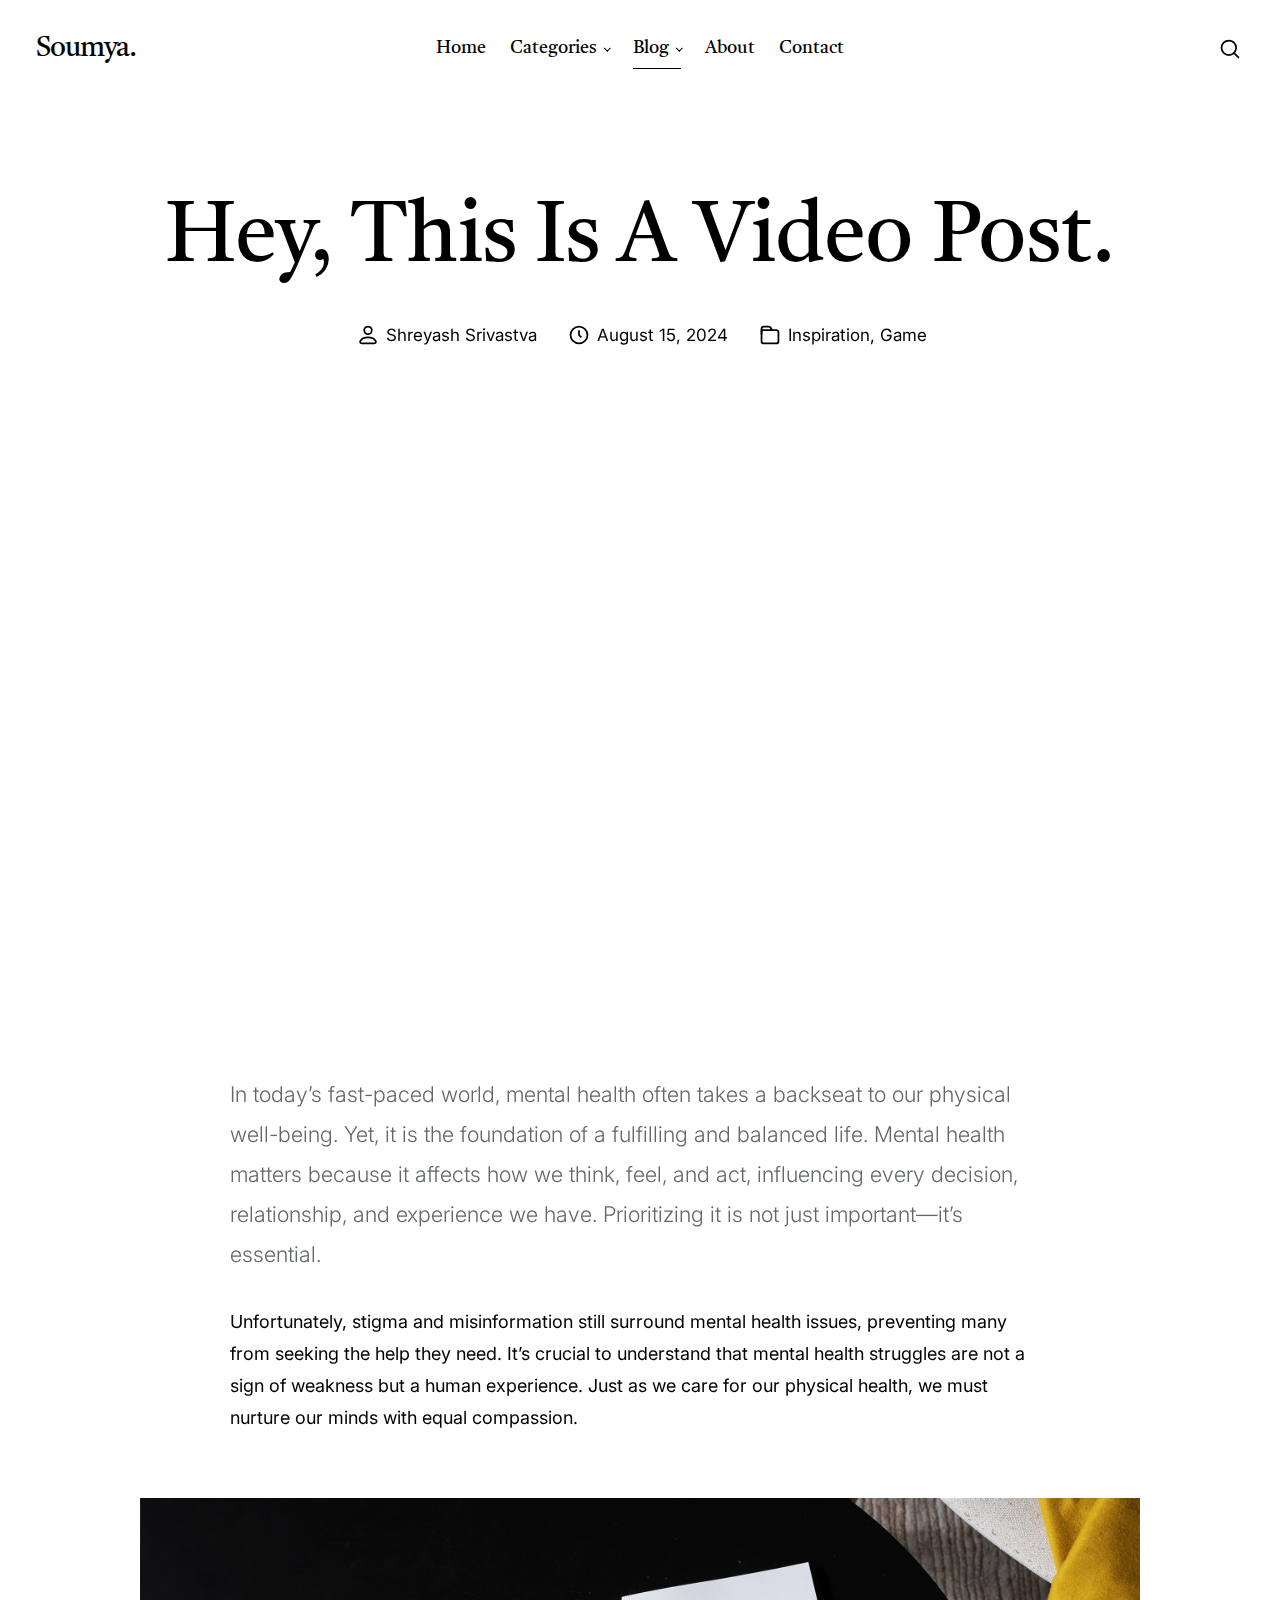
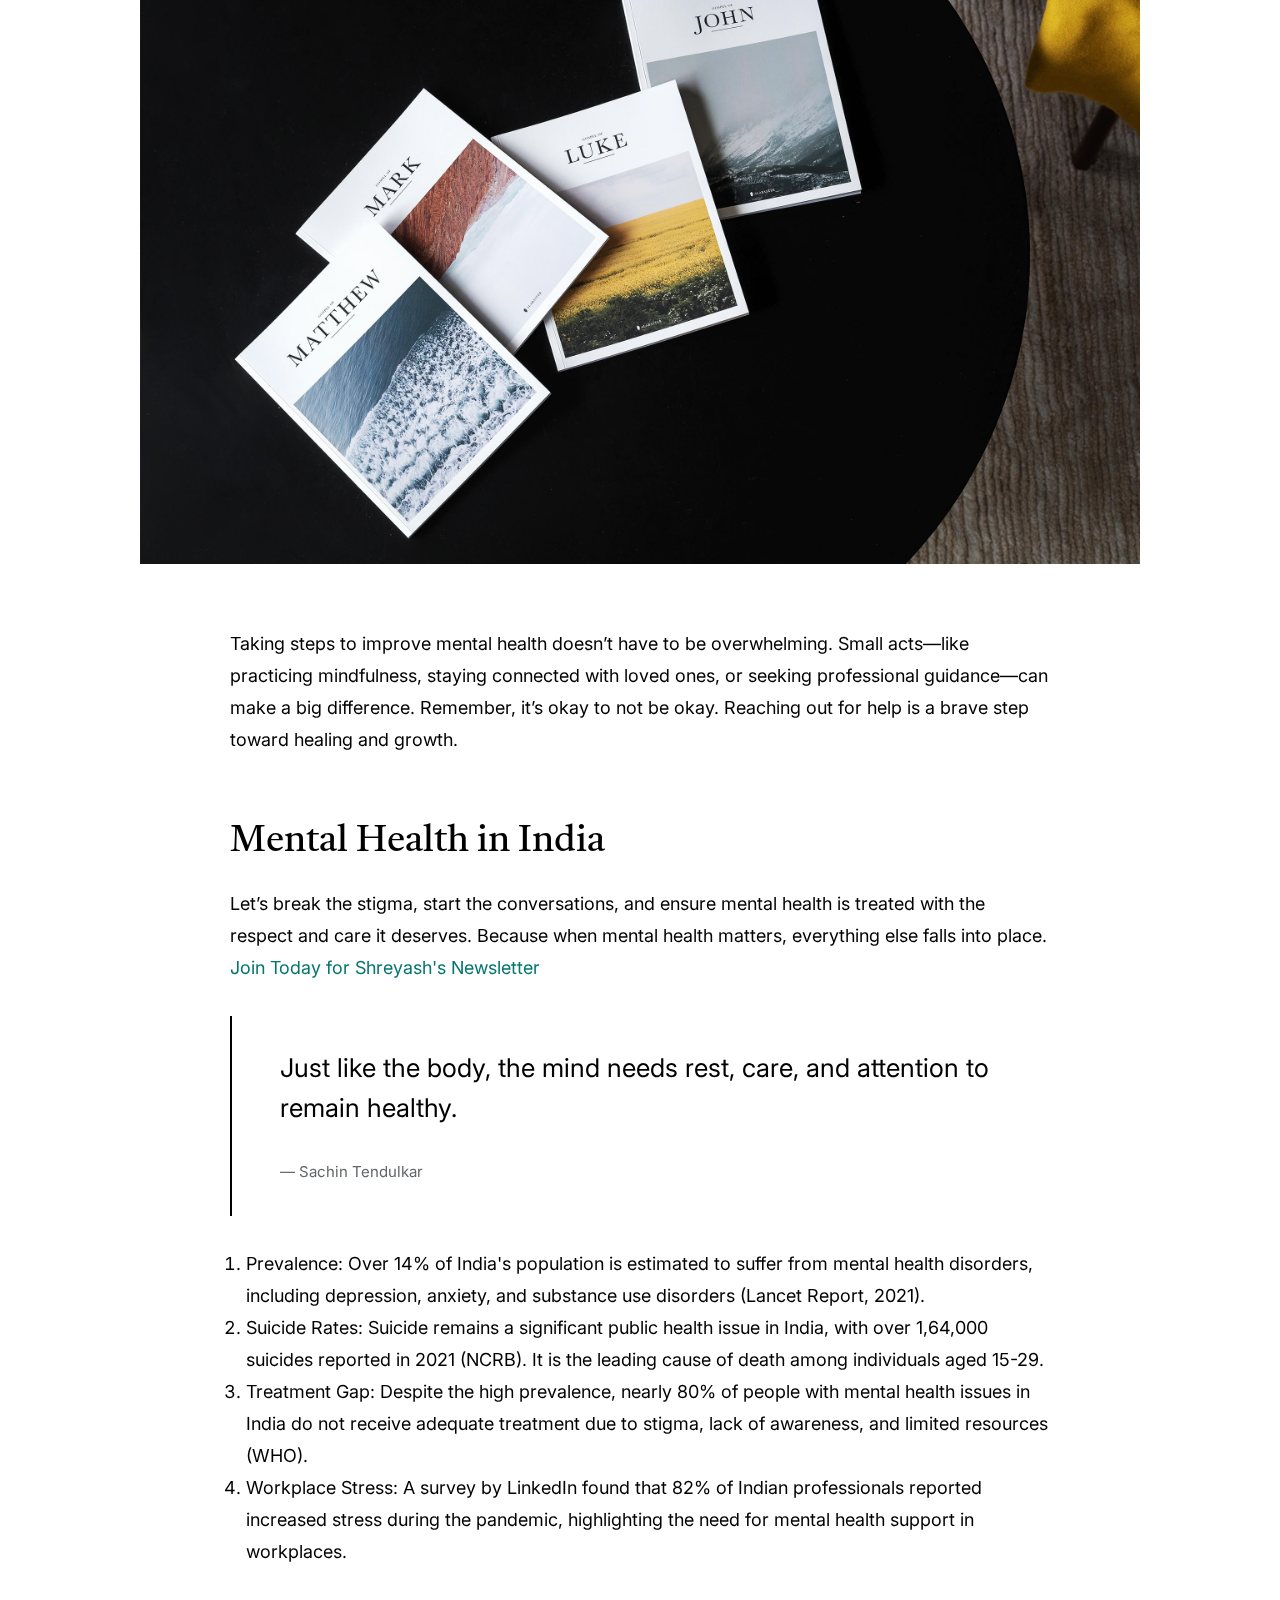
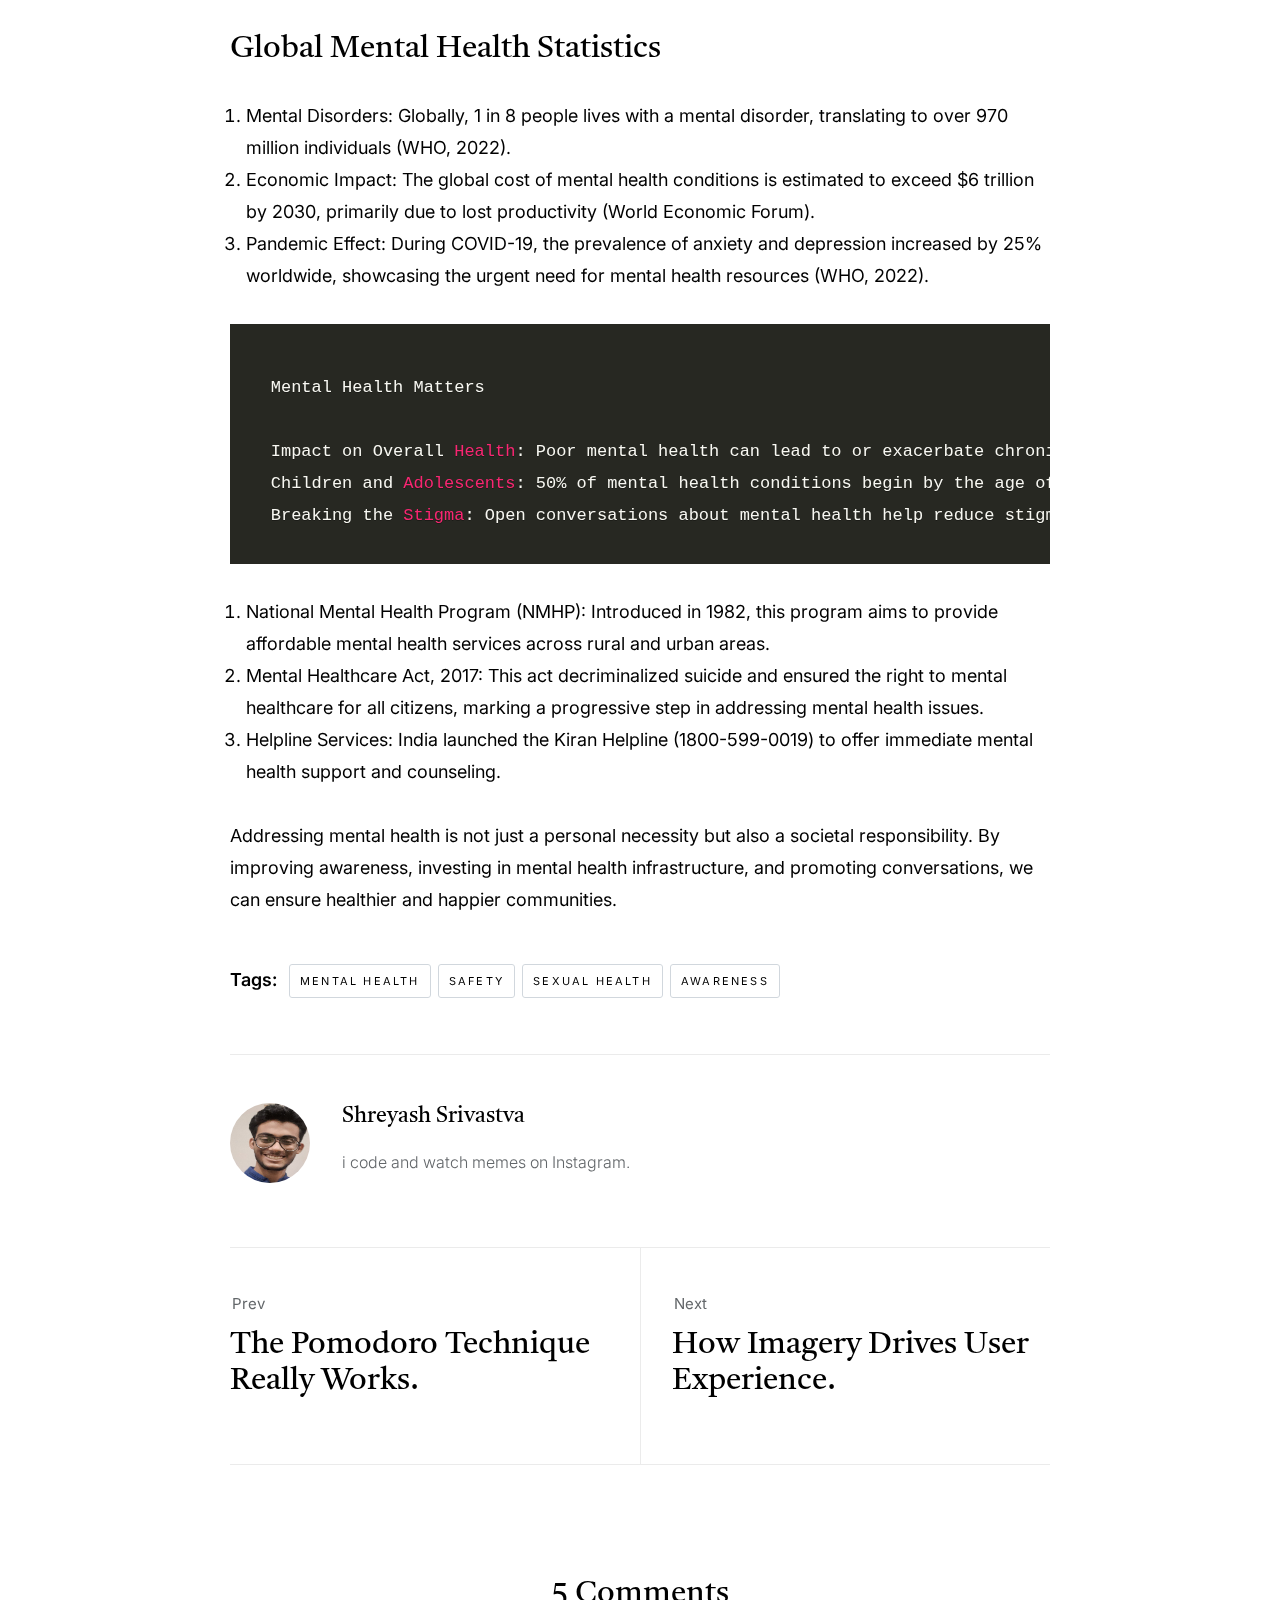
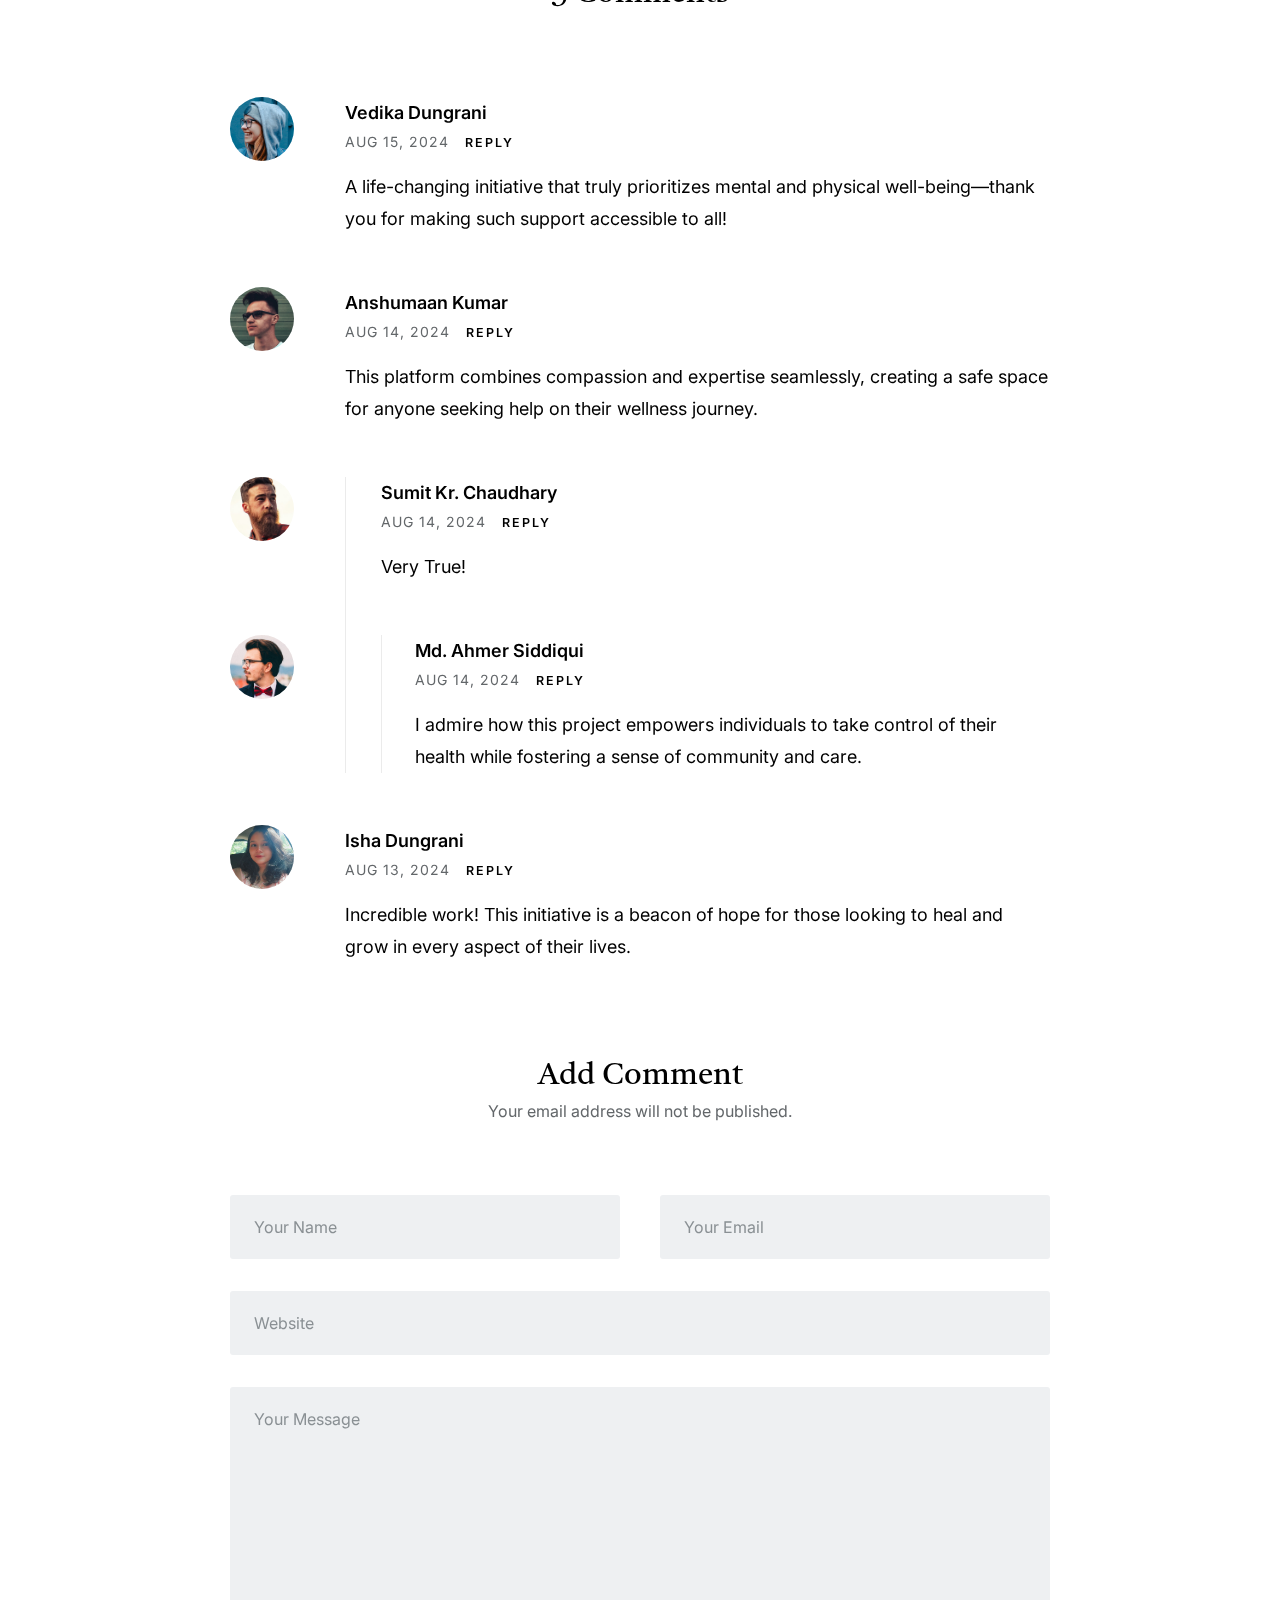
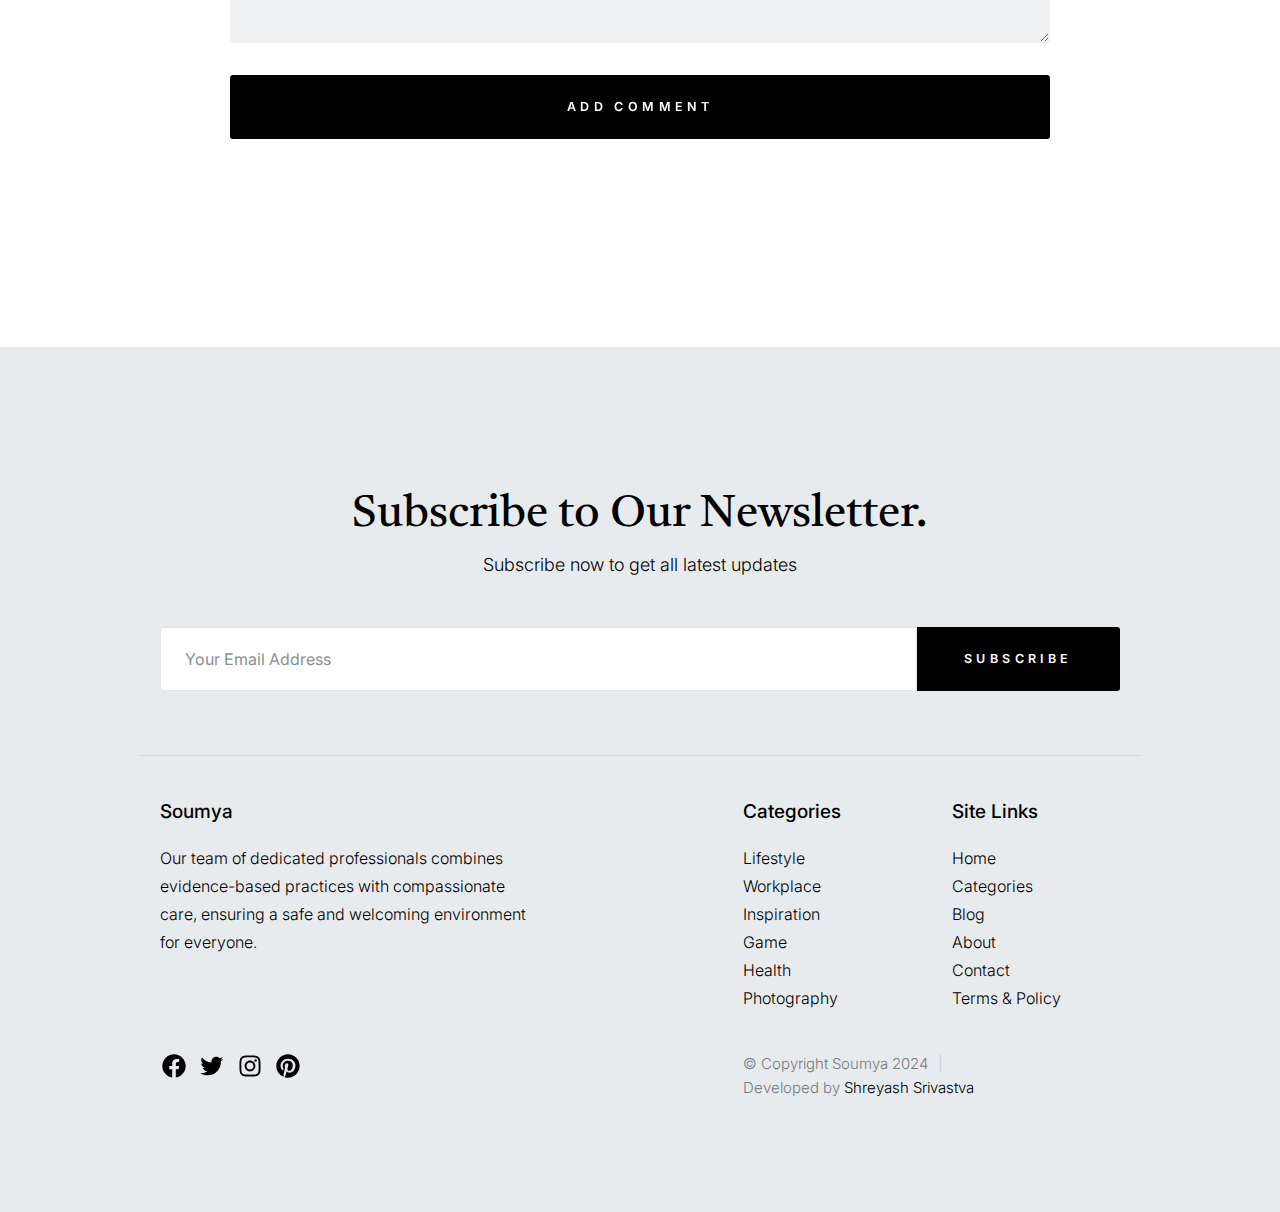
<file: single-standard.html>
<!DOCTYPE html>
<html lang="en" class="no-js" >
<head>

    <!--- basic page needs
    ================================================== -->
    <meta charset="utf-8">
    <meta name="viewport" content="width=device-width, initial-scale=1">
    <title>Standard Post - Soumya</title>

    <script>
        document.documentElement.classList.remove('no-js');
        document.documentElement.classList.add('js');
    </script>

    <!-- CSS
    ================================================== -->
    <link rel="stylesheet" href="css/vendor.css">
    <link rel="stylesheet" href="css/styles.css">

    <!-- favicons
    ================================================== -->
    <link rel="apple-touch-icon" sizes="180x180" href="apple-touch-icon.png">
    <link rel="icon" type="image/png" sizes="32x32" href="favicon-32x32.png">
    <link rel="icon" type="image/png" sizes="16x16" href="favicon-16x16.png">
    <link rel="manifest" href="site.webmanifest">

</head>

<body id="top">


    <!-- preloader
    ================================================== -->
    <div id="preloader">
        <div id="loader" class="dots-fade">
            <div></div>
            <div></div>
            <div></div>
        </div>
    </div>


    <!-- page wrap
    ================================================== -->
    <div id="page" class="s-pagewrap">


        <!-- # site header 
        ================================================== -->
        <header id="masthead" class="s-header">

            <div class="s-header__branding">
                <p class="site-title">
                    <a href="index.html" rel="home">Soumya.</a>
                </p>
            </div>

            <div class="row s-header__navigation">

                <nav class="s-header__nav-wrap">
    
                    <h3 class="s-header__nav-heading">Navigate to</h3>
    
                    <ul class="s-header__nav">
                        <li><a href="index.html" title="">Home</a></li>
                        <li class="has-children">
                            <a href="#0" title="" class="">Categories</a>
                            <ul class="sub-menu">
                                <li><a href="game.html">Game</a></li>
                                <li><a href="category.html">Lifestyle</a></li>
                                <li><a href="category.html">Inspiration</a></li>
                                <li><a href="category.html">Work</a></li>
                                <li><a href="category.html">Health</a></li>
                                <li><a href="category.html">Photography</a></li>
                            </ul>
                        </li>
                        <li class="current-menu-item has-children">
                            <a href="#0" title="" class="">Blog</a>
                            <ul class="sub-menu">
                                <li><a href="single-standard.html">Standard Post</a></li>
                                <li><a href="single-video.html">Video Post</a></li>
                                <li><a href="single-audio.html">Audio Post</a></li>
                            </ul>
                        </li>
                        
                        <li><a href="about.html" title="">About</a></li>
                        <li><a href="contact.html" title="">Contact</a></li>
                    </ul> <!-- end s-header__nav -->

                </nav> <!-- end s-header__nav-wrap -->
    
            </div> <!-- end s-header__navigation -->

            <div class="s-header__search">

                <div class="s-header__search-inner">
                    <div class="row">
    
                        <form role="search" method="get" class="s-header__search-form" action="#">
                            <label>
                                <span class="u-screen-reader-text">Search for:</span>
                                <input type="search" class="s-header__search-field" placeholder="Search for..." value="" name="s" title="Search for:" autocomplete="off">
                            </label>
                            <input type="submit" class="s-header__search-submit" value="Search"> 
                        </form>
    
                        <a href="#0" title="Close Search" class="s-header__search-close">Close</a>
    
                    </div> <!-- end row -->
                </div> <!-- s-header__search-inner -->
    
            </div> <!-- end s-header__search -->

            <a class="s-header__menu-toggle" href="#0"><span>Menu</span></a>
            <a class="s-header__search-trigger" href="#">
                <svg width="24" height="24" fill="none" viewBox="0 0 24 24">
                    <path stroke="currentColor" stroke-linecap="round" stroke-linejoin="round" stroke-width="1.5" d="M19.25 19.25L15.5 15.5M4.75 11C4.75 7.54822 7.54822 4.75 11 4.75C14.4518 4.75 17.25 7.54822 17.25 11C17.25 14.4518 14.4518 17.25 11 17.25C7.54822 17.25 4.75 14.4518 4.75 11Z"></path>
                </svg>
            </a>

        </header> <!-- end s-header -->


        <div id="content" class="s-content s-content--blog">

            <div class="row entry-wrap">
                <div class="column lg-12">

                    <article class="entry format-standard">

                        <header class="entry__header">

                            <h1 class="entry__title">
                                Hey, This Is A Video Post.
                            </h1>

                            <div class="entry__meta">
                                <div class="entry__meta-author">
                                    <svg width="24" height="24" fill="none" viewBox="0 0 24 24">
                                        <circle cx="12" cy="8" r="3.25" stroke="currentColor" stroke-linecap="round" stroke-linejoin="round" stroke-width="1.5"></circle>
                                        <path stroke="currentColor" stroke-linecap="round" stroke-linejoin="round" stroke-width="1.5" d="M6.8475 19.25H17.1525C18.2944 19.25 19.174 18.2681 18.6408 17.2584C17.8563 15.7731 16.068 14 12 14C7.93201 14 6.14367 15.7731 5.35924 17.2584C4.82597 18.2681 5.70558 19.25 6.8475 19.25Z"></path>
                                    </svg>
                                    <a href="#">Shreyash Srivastva</a> 
                                </div>
                                <div class="entry__meta-date">
                                    <svg width="24" height="24" fill="none" viewBox="0 0 24 24">
                                        <circle cx="12" cy="12" r="7.25" stroke="currentColor" stroke-width="1.5"></circle>
                                        <path stroke="currentColor" stroke-width="1.5" d="M12 8V12L14 14"></path>
                                    </svg>
                                    August 15, 2024 
                                </div>
                                <div class="entry__meta-cat">
                                    <svg width="24" height="24" fill="none" viewBox="0 0 24 24">
                                        <path stroke="currentColor" stroke-linecap="round" stroke-linejoin="round" stroke-width="1.5" d="M19.25 17.25V9.75C19.25 8.64543 18.3546 7.75 17.25 7.75H4.75V17.25C4.75 18.3546 5.64543 19.25 6.75 19.25H17.25C18.3546 19.25 19.25 18.3546 19.25 17.25Z"></path>
                                        <path stroke="currentColor" stroke-linecap="round" stroke-linejoin="round" stroke-width="1.5" d="M13.5 7.5L12.5685 5.7923C12.2181 5.14977 11.5446 4.75 10.8127 4.75H6.75C5.64543 4.75 4.75 5.64543 4.75 6.75V11"></path>
                                    </svg>
                                      
                                    <span class="cat-links">
                                        <a href="#0">Inspiration</a>
                                        <a href="#0">Game</a>
                                    </span>
                                </div>
                            </div>
                        </header>

                        <div class="entry__media">
                            <div class="featured-image">
                                <div class="video-container">
                                    <div style="padding:56.25% 0 0 0;position:relative;"><iframe src="https://player.vimeo.com/video/217594209?badge=0&amp;autopause=0&amp;player_id=0&amp;app_id=58479" frameborder="0" allow="autoplay; fullscreen; picture-in-picture; clipboard-write" style="position:absolute;top:0;left:0;width:100%;height:100%;" title="Kelty Mental Health ~ #Shared Experiences Video"></iframe></div><script src="https://player.vimeo.com/api/player.js"></script>
                                </div>
                            </div>
                        </div>

                        <div class="content-primary">

                            <div class="entry__content">
                                <p class="lead">
                                    In today’s fast-paced world, mental health often takes a backseat to our physical well-being. Yet, it is the foundation of a fulfilling and balanced life. Mental health matters because it affects how we think, feel, and act, influencing every decision, relationship, and experience we have. Prioritizing it is not just important—it’s essential. </p> 

                                <p class="drop-cap">
                                
                                </p>
        
                                <p>
                                    Unfortunately, stigma and misinformation still surround mental health issues, preventing many from seeking the help they need. It’s crucial to understand that mental health struggles are not a sign of weakness but a human experience. Just as we care for our physical health, we must nurture our minds with equal compassion.
                                </p>
            
                                <figure class="alignwide">
                                    <img src="images/sample-1200.jpg" 
                                      srcset="images/sample-2400.jpg 2400w, 
                                              images/sample-1200.jpg 1200w, 
                                              images/sample-600.jpg 600w" sizes="(max-width: 2400px) 100vw, 2400px" alt="">
                                </figure>
        
                                <p>
                                    Taking steps to improve mental health doesn’t have to be overwhelming. Small acts—like practicing mindfulness, staying connected with loved ones, or seeking professional guidance—can make a big difference. Remember, it’s okay to not be okay. Reaching out for help is a brave step toward healing and growth.
                                </p>
        
                                <h2>Mental Health in India</h2>
        
                                <p>
                                    Let’s break the stigma, start the conversations, and ensure mental health is treated with the respect and care it deserves. Because when mental health matters, everything else falls into place.
                                    <a href="http://#">Join Today for Shreyash's Newsletter</a> 
                                </p>
        
                                <blockquote>
                                    <p>
                                        Just like the body, the mind needs rest, care, and attention to remain healthy.
                                    </p>
                                    <cite>Sachin Tendulkar</cite>
                                </blockquote>
        
                                <p>
                                    <ol><li>Prevalence: Over 14% of India's population is estimated to suffer from mental health disorders, including depression, anxiety, and substance use disorders (Lancet Report, 2021).</li>

                                    <li>Suicide Rates: Suicide remains a significant public health issue in India, with over 1,64,000 suicides reported in 2021 (NCRB). It is the leading cause of death among individuals aged 15-29.</li>
                                    
                                    <li>Treatment Gap: Despite the high prevalence, nearly 80% of people with mental health issues in India do not receive adequate treatment due to stigma, lack of awareness, and limited resources (WHO).</li>
                                    
                                    <li>Workplace Stress: A survey by LinkedIn found that 82% of Indian professionals reported increased stress during the pandemic, highlighting the need for mental health support in workplaces.</li></ol>

                                <h3>Global Mental Health Statistics</h3>
        
                                <p>
                                    <ol><li> Mental Disorders: Globally, 1 in 8 people lives with a mental disorder, translating to over 970 million individuals (WHO, 2022).</li>

                                        <li>Economic Impact: The global cost of mental health conditions is estimated to exceed $6 trillion by 2030, primarily due to lost productivity (World Economic Forum).</li>
                                    
                                            <li>Pandemic Effect: During COVID-19, the prevalence of anxiety and depression increased by 25% worldwide, showcasing the urgent need for mental health resources (WHO, 2022).</li></ol>
                                </p>
                                    
<pre><code class="language-css">
    <h2>Mental Health Matters</h2>

    Impact on Overall Health: Poor mental health can lead to or exacerbate chronic illnesses such as heart disease, diabetes, and hypertension.
    Children and Adolescents: 50% of mental health conditions begin by the age of 14, yet many remain undiagnosed and untreated (WHO).
    Breaking the Stigma: Open conversations about mental health help reduce stigma and encourage people to seek help, ultimately saving lives.
</code></pre>
                                        
                                <p>
                                    <ol><li>National Mental Health Program (NMHP): Introduced in 1982, this program aims to provide affordable mental health services across rural and urban areas.</li>

                                        <li>Mental Healthcare Act, 2017: This act decriminalized suicide and ensured the right to mental healthcare for all citizens, marking a progressive step in addressing mental health issues.</li>
                                    
                                        <li>Helpline Services: India launched the Kiran Helpline (1800-599-0019) to offer immediate mental health support and counseling.</li> </ol>
                                </p>
        
                                <p>Addressing mental health is not just a personal necessity but also a societal responsibility. By improving awareness, investing in mental health infrastructure, and promoting conversations, we can ensure healthier and happier communities.
                                </p>

                                <p class="entry__tags">
                                    <strong>Tags:</strong>
                
                                    <span class="entry__tag-list">
                                        <a href="#0">Mental Health</a>
                                        <a href="#0">Safety</a>
                                        <a href="#0">Sexual Health</a>
                                        <a href="#0">Awareness</a>
                                    </span>
                    
                                </p>

                                <div class="entry__author-box">
                                    <figure class="entry__author-avatar">
                                        <img alt="" src="images/avatars/user-06.jpg" class="avatar">
                                    </figure>
                                    <div class="entry__author-info">
                                        <h5 class="entry__author-name">
                                            <a href="about.html">
                                                Shreyash Srivastva
                                            </a>
                                        </h5>
                                        <p>
                                        i code and watch memes on Instagram.
                                        </p>
                                    </div>
                                </div>

                            </div> <!-- end entry-content -->

                                <div class="post-nav">
                                    <div class="post-nav__prev">
                                        <a href="single-standard.html" rel="prev">
                                            <span>Prev</span>
                                            The Pomodoro Technique Really Works. 
                                        </a>
                                    </div>
                                    <div class="post-nav__next">
                                        <a href="single-standard.html" rel="next">
                                            <span>Next</span>
                                            How Imagery Drives User Experience.
                                        </a>
                                    </div>
                                </div>

                            </div> <!-- end content-primary -->

                        </article> <!-- end entry -->

                        <!-- comments -->
                        <div class="comments-wrap">

                            <div id="comments">
                                <div class="large-12">

                                    <h3>5 Comments</h3>

                                    <!-- START commentlist -->
                                    <ol class="commentlist">

                                        <li class="depth-1 comment">

                                            <div class="comment__avatar">
                                                <img class="avatar" src="images/avatars/user-08.jpg" alt="" width="50" height="50">
                                            </div>

                                            <div class="comment__content">

                                                <div class="comment__info">
                                                    <div class="comment__author">Vedika Dungrani</div>

                                                    <div class="comment__meta">
                                                        <div class="comment__time">Aug 15, 2024</div>
                                                        <div class="comment__reply">
                                                            <a class="comment-reply-link" href="#0">Reply</a>
                                                        </div>
                                                    </div>
                                                </div>

                                                <div class="comment__text">
                                                <p>A life-changing initiative that truly prioritizes mental and physical well-being—thank you for making such support accessible to all!</p>
                                                </div>

                                            </div>

                                        </li> <!-- end comment level 1 -->

                                        <li class="thread-alt depth-1 comment">

                                            <div class="comment__avatar">
                                                <img class="avatar" src="images/avatars/user-07.jpg" alt="" width="50" height="50">
                                            </div>

                                            <div class="comment__content">

                                                <div class="comment__info">
                                                    <div class="comment__author">Anshumaan Kumar</div>

                                                    <div class="comment__meta">
                                                        <div class="comment__time">Aug 14, 2024</div>
                                                        <div class="comment__reply">
                                                            <a class="comment-reply-link" href="#0">Reply</a>
                                                        </div>
                                                    </div>
                                                </div>

                                                <div class="comment__text">
                                                <p>This platform combines compassion and expertise seamlessly, creating a safe space for anyone seeking help on their wellness journey.</p>
                                                </div>

                                            </div>

                                            <ul class="children">

                                                <li class="depth-2 comment">

                                                    <div class="comment__avatar">
                                                        <img class="avatar" src="images/avatars/user-02.jpg" alt="" width="50" height="50">
                                                    </div>

                                                    <div class="comment__content">

                                                        <div class="comment__info">
                                                            <div class="comment__author">Sumit Kr. Chaudhary</div>

                                                            <div class="comment__meta">
                                                                <div class="comment__time">Aug 14, 2024</div>
                                                                <div class="comment__reply">
                                                                    <a class="comment-reply-link" href="#0">Reply</a>
                                                                </div>
                                                            </div>
                                                        </div>

                                                        <div class="comment__text">
                                                            <p>Very True!</p>
                                                        </div>

                                                    </div>

                                                    <ul class="children">

                                                        <li class="depth-3 comment">

                                                            <div class="comment__avatar">
                                                                <img class="avatar" src="images/avatars/user-03.jpg" alt="" width="50" height="50">
                                                            </div>

                                                            <div class="comment__content">

                                                                <div class="comment__info">
                                                                    <div class="comment__author">Md. Ahmer Siddiqui</div>

                                                                    <div class="comment__meta">
                                                                        <div class="comment__time">Aug 14, 2024</div>
                                                                        <div class="comment__reply">
                                                                            <a class="comment-reply-link" href="#0">Reply</a>
                                                                        </div>
                                                                    </div>
                                                                </div>

                                                                <div class="comment__text">
                                                                <p>I admire how this project empowers individuals to take control of their health while fostering a sense of community and care.</p>
                                                                </div>

                                                            </div>

                                                        </li>

                                                    </ul>

                                                </li>

                                            </ul>

                                        </li> <!-- end comment level 1 -->

                                        <li class="depth-1 comment">

                                            <div class="comment__avatar">
                                                <img class="avatar" src="images/avatars/user-05.jpg" alt="" width="50" height="50">
                                            </div>

                                            <div class="comment__content">

                                                <div class="comment__info">
                                                    <div class="comment__author">Isha Dungrani</div>

                                                    <div class="comment__meta">
                                                        <div class="comment__time">Aug 13, 2024</div>
                                                        <div class="comment__reply">
                                                            <a class="comment-reply-link" href="#0">Reply</a>
                                                        </div>
                                                    </div>
                                                </div>

                                                <div class="comment__text">
                                                <p>Incredible work! This initiative is a beacon of hope for those looking to heal and grow in every aspect of their lives.</p>
                                                </div>

                                            </div>

                                        </li>  <!-- end comment level 1 -->

                                    </ol>
                                    <!-- END commentlist -->

                                </div> <!-- end col-full -->
                            </div> <!-- end comments -->


                            <div class="comment-respond">

                                <!-- START respond -->
                                <div id="respond">

                                    <h3>
                                    Add Comment 
                                    <span>Your email address will not be published.</span>
                                    </h3>

                                    <form name="contactForm" id="contactForm" method="post" action="" autocomplete="off">
                                        <fieldset class="row">

                                            <div class="column lg-6 tab-12 form-field">
                                                <input name="cName" id="cName" class="u-fullwidth h-remove-bottom" placeholder="Your Name" value="" type="text">
                                            </div>

                                            <div class="column lg-6 tab-12 form-field">
                                                <input name="cEmail" id="cEmail" class="u-fullwidth h-remove-bottom" placeholder="Your Email" value="" type="text">
                                            </div>

                                            <div class="column lg-12 form-field">
                                                <input name="cWebsite" id="cWebsite" class="u-fullwidth h-remove-bottom" placeholder="Website" value="" type="text">
                                            </div>

                                            <div class="column lg-12 message form-field">
                                                <textarea name="cMessage" id="cMessage" class="u-fullwidth" placeholder="Your Message"></textarea>
                                            </div>

                                            <div class="column lg-12">
                                                <input name="submit" id="submit" class="btn btn--primary btn-wide btn--large u-fullwidth" value="Add Comment" type="submit">
                                            </div>

                                        </fieldset>
                                    </form> <!-- end form -->

                                </div>
                                <!-- END respond-->

                            </div> <!-- end comment-respond -->

                        </div> <!-- end comments-wrap -->

                    </div>
                </div> <!-- end entry-wrap -->
        </section> <!-- end s-content -->


        <!-- # site-footer
        ================================================== -->
        <footer id="colophon" class="s-footer">

            <div class="row s-footer__subscribe">
                <div class="column lg-12">

                    <h2>
                    Subscribe to Our Newsletter.
                    </h2>
                    <p>
                    Subscribe now to get all latest updates
                    </p>

                    <form id="mc-form" class="mc-form">
                        <input type="email" name="EMAIL" id="mce-EMAIL" class="u-fullwidth text-center" placeholder="Your Email Address" title="The domain portion of the email address is invalid (the portion after the @)." pattern="^([^\x00-\x20\x22\x28\x29\x2c\x2e\x3a-\x3c\x3e\x40\x5b-\x5d\x7f-\xff]+|\x22([^\x0d\x22\x5c\x80-\xff]|\x5c[\x00-\x7f])*\x22)(\x2e([^\x00-\x20\x22\x28\x29\x2c\x2e\x3a-\x3c\x3e\x40\x5b-\x5d\x7f-\xff]+|\x22([^\x0d\x22\x5c\x80-\xff]|\x5c[\x00-\x7f])*\x22))*\x40([^\x00-\x20\x22\x28\x29\x2c\x2e\x3a-\x3c\x3e\x40\x5b-\x5d\x7f-\xff]+|\x5b([^\x0d\x5b-\x5d\x80-\xff]|\x5c[\x00-\x7f])*\x5d)(\x2e([^\x00-\x20\x22\x28\x29\x2c\x2e\x3a-\x3c\x3e\x40\x5b-\x5d\x7f-\xff]+|\x5b([^\x0d\x5b-\x5d\x80-\xff]|\x5c[\x00-\x7f])*\x5d))*(\.\w{2,})+$" required>
                        <input type="submit" name="subscribe" value="Subscribe" class="btn--small btn--primary u-fullwidth">
                        <!-- <div style="position: absolute; left: -5000px;" aria-hidden="true"><input type="text" name="b_cdb7b577e41181934ed6a6a44_9a91cfe7b3" tabindex="-1" value=""></div> -->
                        <div class="mc-status"></div>
                    </form>

                </div>
            </div> <!-- end s-footer__subscribe -->

            <div class="row s-footer__main">

                <div class="column lg-5 md-6 tab-12 s-footer__about">
                    <h4>Soumya</h4>

                    <p>
                        Our team of dedicated professionals combines evidence-based practices with compassionate care, ensuring a safe and welcoming environment for everyone.
                    </p>
                </div> <!-- end s-footer__about -->

                <div class="column lg-5 md-6 tab-12">
                    <div class="row">
                        <div class="column lg-6">
                            <h4>Categories</h4>
                            <ul class="link-list">
                                <li><a href="category.html">Lifestyle</a></li>
                                <li><a href="category.html">Workplace</a></li>
                                <li><a href="category.html">Inspiration</a></li>
                                <li><a href="game.html">Game</a></li>
                                <li><a href="category.html">Health</a></li>
                                <li><a href="category.html">Photography</a></li>
                            </ul>
                        </div>
                        <div class="column lg-6">
                            <h4>Site Links</h4>
                            <ul class="link-list">
                                <li><a href="index.html">Home</a></li>
                                <li><a href="category.html">Categories</a></li>
                                <li><a href="category.html">Blog</a></li>
                                <li><a href="about.html">About</a></li>
                                <li><a href="about.html">Contact</a></li>
                                <li><a href="#0">Terms & Policy</a></li>
                            </ul>
                        </div>
                    </div>
                </div>

            </div> <!-- end s-footer__main -->

            <div class="row s-footer__bottom">

                <div class="column lg-7 md-6 tab-12">
                    <ul class="s-footer__social">
                        <li>
                            <a href="#0">
                                <svg xmlns="http://www.w3.org/2000/svg" width="24" height="24" viewBox="0 0 24 24" style="fill: rgba(0, 0, 0, 1);transform: ;msFilter:;"><path d="M12.001 2.002c-5.522 0-9.999 4.477-9.999 9.999 0 4.99 3.656 9.126 8.437 9.879v-6.988h-2.54v-2.891h2.54V9.798c0-2.508 1.493-3.891 3.776-3.891 1.094 0 2.24.195 2.24.195v2.459h-1.264c-1.24 0-1.628.772-1.628 1.563v1.875h2.771l-.443 2.891h-2.328v6.988C18.344 21.129 22 16.992 22 12.001c0-5.522-4.477-9.999-9.999-9.999z"></path></svg>
                                <span class="u-screen-reader-text">Facebook</span>
                            </a>
                        </li>
                        <li>
                            <a href="#0">
                                <svg xmlns="http://www.w3.org/2000/svg" width="24" height="24" viewBox="0 0 24 24" style="fill:rgba(0, 0, 0, 1);transform:;-ms-filter:"><path d="M19.633,7.997c0.013,0.175,0.013,0.349,0.013,0.523c0,5.325-4.053,11.461-11.46,11.461c-2.282,0-4.402-0.661-6.186-1.809 c0.324,0.037,0.636,0.05,0.973,0.05c1.883,0,3.616-0.636,5.001-1.721c-1.771-0.037-3.255-1.197-3.767-2.793 c0.249,0.037,0.499,0.062,0.761,0.062c0.361,0,0.724-0.05,1.061-0.137c-1.847-0.374-3.23-1.995-3.23-3.953v-0.05 c0.537,0.299,1.16,0.486,1.82,0.511C3.534,9.419,2.823,8.184,2.823,6.787c0-0.748,0.199-1.434,0.548-2.032 c1.983,2.443,4.964,4.04,8.306,4.215c-0.062-0.3-0.1-0.611-0.1-0.923c0-2.22,1.796-4.028,4.028-4.028 c1.16,0,2.207,0.486,2.943,1.272c0.91-0.175,1.782-0.512,2.556-0.973c-0.299,0.935-0.936,1.721-1.771,2.22 c0.811-0.088,1.597-0.312,2.319-0.624C21.104,6.712,20.419,7.423,19.633,7.997z"></path></svg>
                                <span class="u-screen-reader-text">Twitter</span>
                            </a>
                        </li>
                        <li>
                            <a href="#0">
                                <svg xmlns="http://www.w3.org/2000/svg" width="24" height="24" viewBox="0 0 24 24" style="fill:rgba(0, 0, 0, 1);transform:;-ms-filter:"><path d="M11.999,7.377c-2.554,0-4.623,2.07-4.623,4.623c0,2.554,2.069,4.624,4.623,4.624c2.552,0,4.623-2.07,4.623-4.624 C16.622,9.447,14.551,7.377,11.999,7.377L11.999,7.377z M11.999,15.004c-1.659,0-3.004-1.345-3.004-3.003 c0-1.659,1.345-3.003,3.004-3.003s3.002,1.344,3.002,3.003C15.001,13.659,13.658,15.004,11.999,15.004L11.999,15.004z"></path><circle cx="16.806" cy="7.207" r="1.078"></circle><path d="M20.533,6.111c-0.469-1.209-1.424-2.165-2.633-2.632c-0.699-0.263-1.438-0.404-2.186-0.42 c-0.963-0.042-1.268-0.054-3.71-0.054s-2.755,0-3.71,0.054C7.548,3.074,6.809,3.215,6.11,3.479C4.9,3.946,3.945,4.902,3.477,6.111 c-0.263,0.7-0.404,1.438-0.419,2.186c-0.043,0.962-0.056,1.267-0.056,3.71c0,2.442,0,2.753,0.056,3.71 c0.015,0.748,0.156,1.486,0.419,2.187c0.469,1.208,1.424,2.164,2.634,2.632c0.696,0.272,1.435,0.426,2.185,0.45 c0.963,0.042,1.268,0.055,3.71,0.055s2.755,0,3.71-0.055c0.747-0.015,1.486-0.157,2.186-0.419c1.209-0.469,2.164-1.424,2.633-2.633 c0.263-0.7,0.404-1.438,0.419-2.186c0.043-0.962,0.056-1.267,0.056-3.71s0-2.753-0.056-3.71C20.941,7.57,20.801,6.819,20.533,6.111z M19.315,15.643c-0.007,0.576-0.111,1.147-0.311,1.688c-0.305,0.787-0.926,1.409-1.712,1.711c-0.535,0.199-1.099,0.303-1.67,0.311 c-0.95,0.044-1.218,0.055-3.654,0.055c-2.438,0-2.687,0-3.655-0.055c-0.569-0.007-1.135-0.112-1.669-0.311 c-0.789-0.301-1.414-0.923-1.719-1.711c-0.196-0.534-0.302-1.099-0.311-1.669c-0.043-0.95-0.053-1.218-0.053-3.654 c0-2.437,0-2.686,0.053-3.655c0.007-0.576,0.111-1.146,0.311-1.687c0.305-0.789,0.93-1.41,1.719-1.712 c0.534-0.198,1.1-0.303,1.669-0.311c0.951-0.043,1.218-0.055,3.655-0.055c2.437,0,2.687,0,3.654,0.055 c0.571,0.007,1.135,0.112,1.67,0.311c0.786,0.303,1.407,0.925,1.712,1.712c0.196,0.534,0.302,1.099,0.311,1.669 c0.043,0.951,0.054,1.218,0.054,3.655c0,2.436,0,2.698-0.043,3.654H19.315z"></path></svg>
                                <span class="u-screen-reader-text">Instagram</span>
                            </a>
                        </li>
                        <li>
                            <a href="#0">
                                <svg xmlns="http://www.w3.org/2000/svg" width="24" height="24" viewBox="0 0 24 24" style="fill: rgba(0, 0, 0, 1);transform: ;msFilter:;"><path d="M11.99 2C6.472 2 2 6.473 2 11.99c0 4.232 2.633 7.85 6.35 9.306-.088-.79-.166-2.006.034-2.868.182-.78 1.172-4.966 1.172-4.966s-.299-.599-.299-1.484c0-1.388.805-2.425 1.808-2.425.853 0 1.264.64 1.264 1.407 0 .858-.546 2.139-.827 3.327-.235.994.499 1.805 1.479 1.805 1.775 0 3.141-1.872 3.141-4.575 0-2.392-1.719-4.064-4.173-4.064-2.843 0-4.512 2.132-4.512 4.335 0 .858.331 1.779.744 2.28a.3.3 0 0 1 .069.286c-.076.315-.245.994-.277 1.133-.044.183-.145.222-.335.134-1.247-.581-2.027-2.405-2.027-3.871 0-3.151 2.289-6.045 6.601-6.045 3.466 0 6.159 2.469 6.159 5.77 0 3.444-2.171 6.213-5.184 6.213-1.013 0-1.964-.525-2.29-1.146l-.623 2.374c-.225.868-.834 1.956-1.241 2.62a10 10 0 0 0 2.958.445c5.517 0 9.99-4.473 9.99-9.99S17.507 2 11.99 2"></path></svg>
                                <span class="u-screen-reader-text">Pinterest</span>
                            </a>
                        </li>
                    </ul>
                </div>
                <div class="column lg-5 md-6 tab-12">
                    <div class="ss-copyright">
                        <span>© Copyright Soumya 2024</span> 
                        <span>Developed by <a href="https://www.linkedin.com/in/shreyashsrivastva">Shreyash Srivastva</a></span>
                    </div>
                </div>

            </div> <!-- end s-footer__bottom -->
           
            <div class="ss-go-top">
                <a class="smoothscroll" title="Back to Top" href="#top">
                    <svg width="24" height="24" fill="none" viewBox="0 0 24 24">
                        <path stroke="currentColor" stroke-linecap="round" stroke-linejoin="round" stroke-width="1.5" d="M17.25 10.25L12 4.75L6.75 10.25"/>
                        <path stroke="currentColor" stroke-linecap="round" stroke-linejoin="round" stroke-width="1.5" d="M12 19.25V5.75"/>
                    </svg>
                </a>
            </div> <!-- end ss-go-top -->

        </footer><!-- end s-footer -->


    <!-- Java Script
    ================================================== -->
    <script src="js/plugins.js"></script>
    <script src="js/main.js"></script>

</body>
</html>
</file>
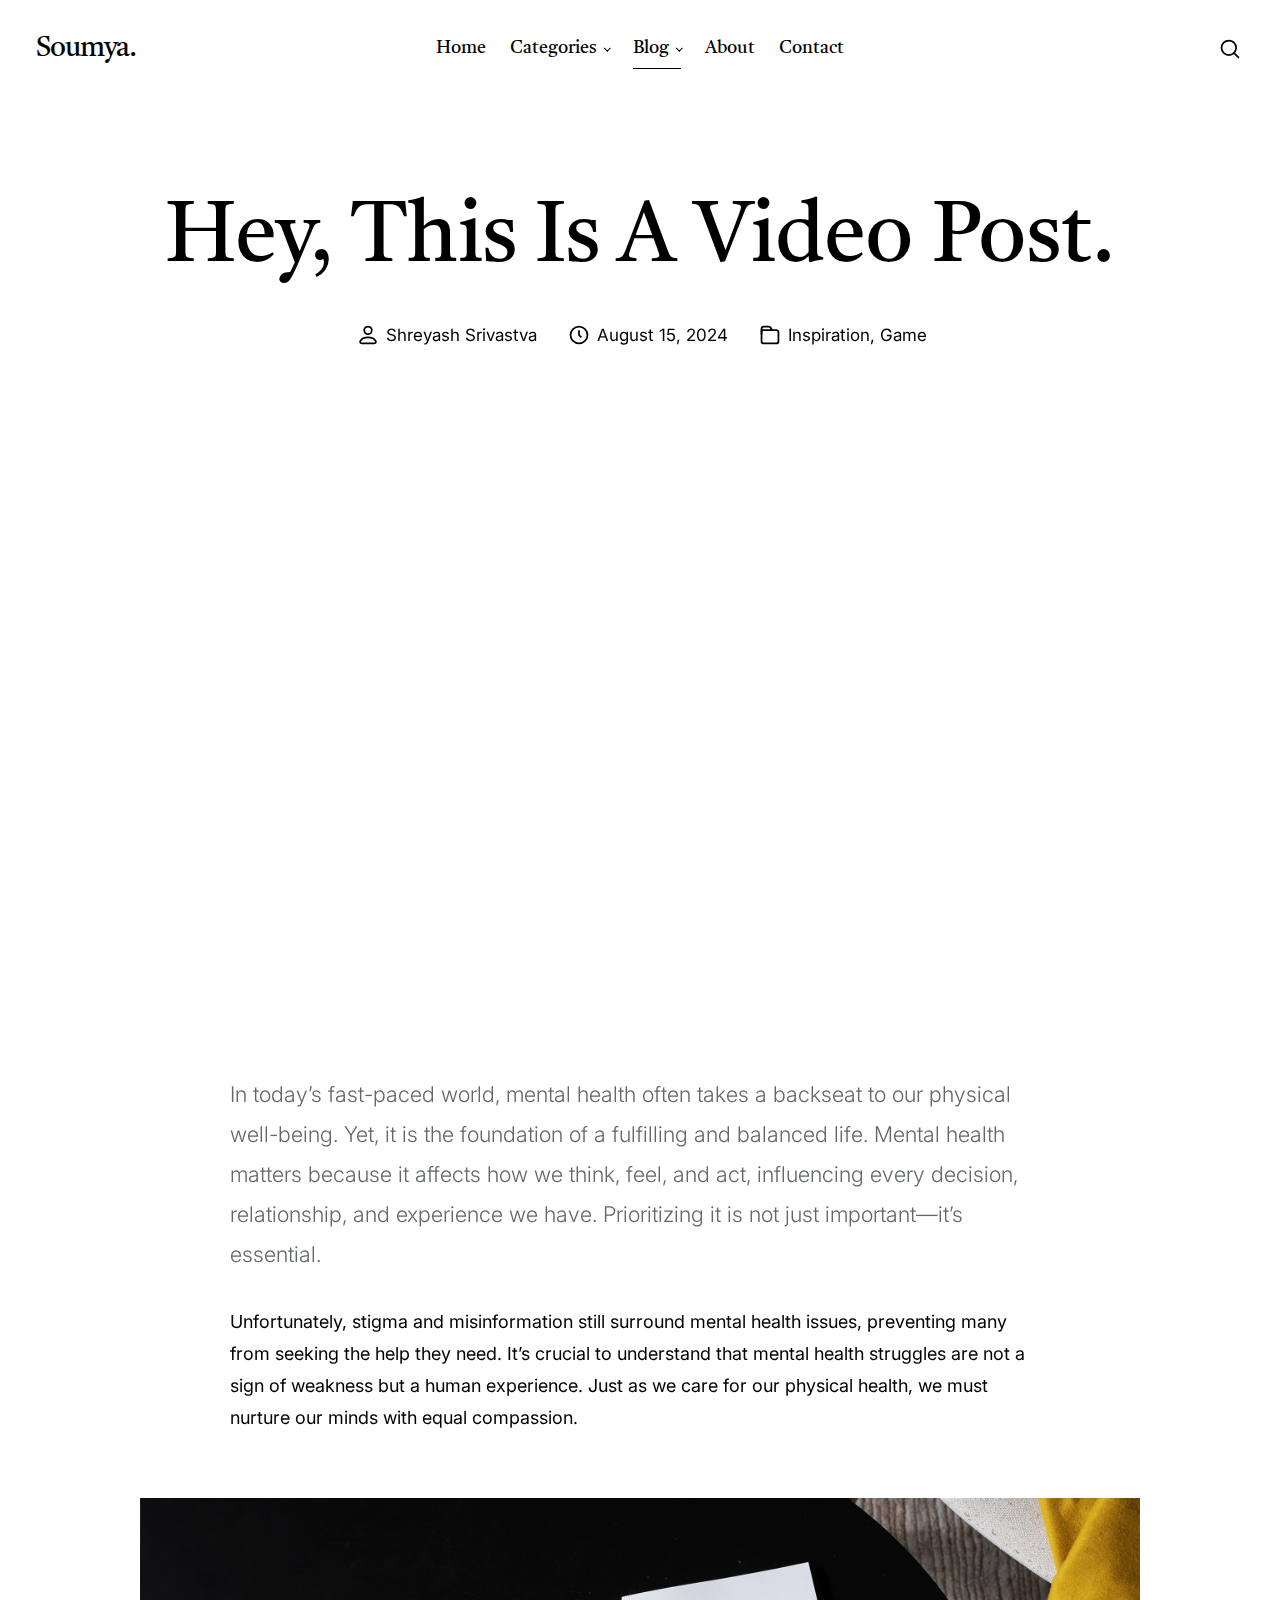
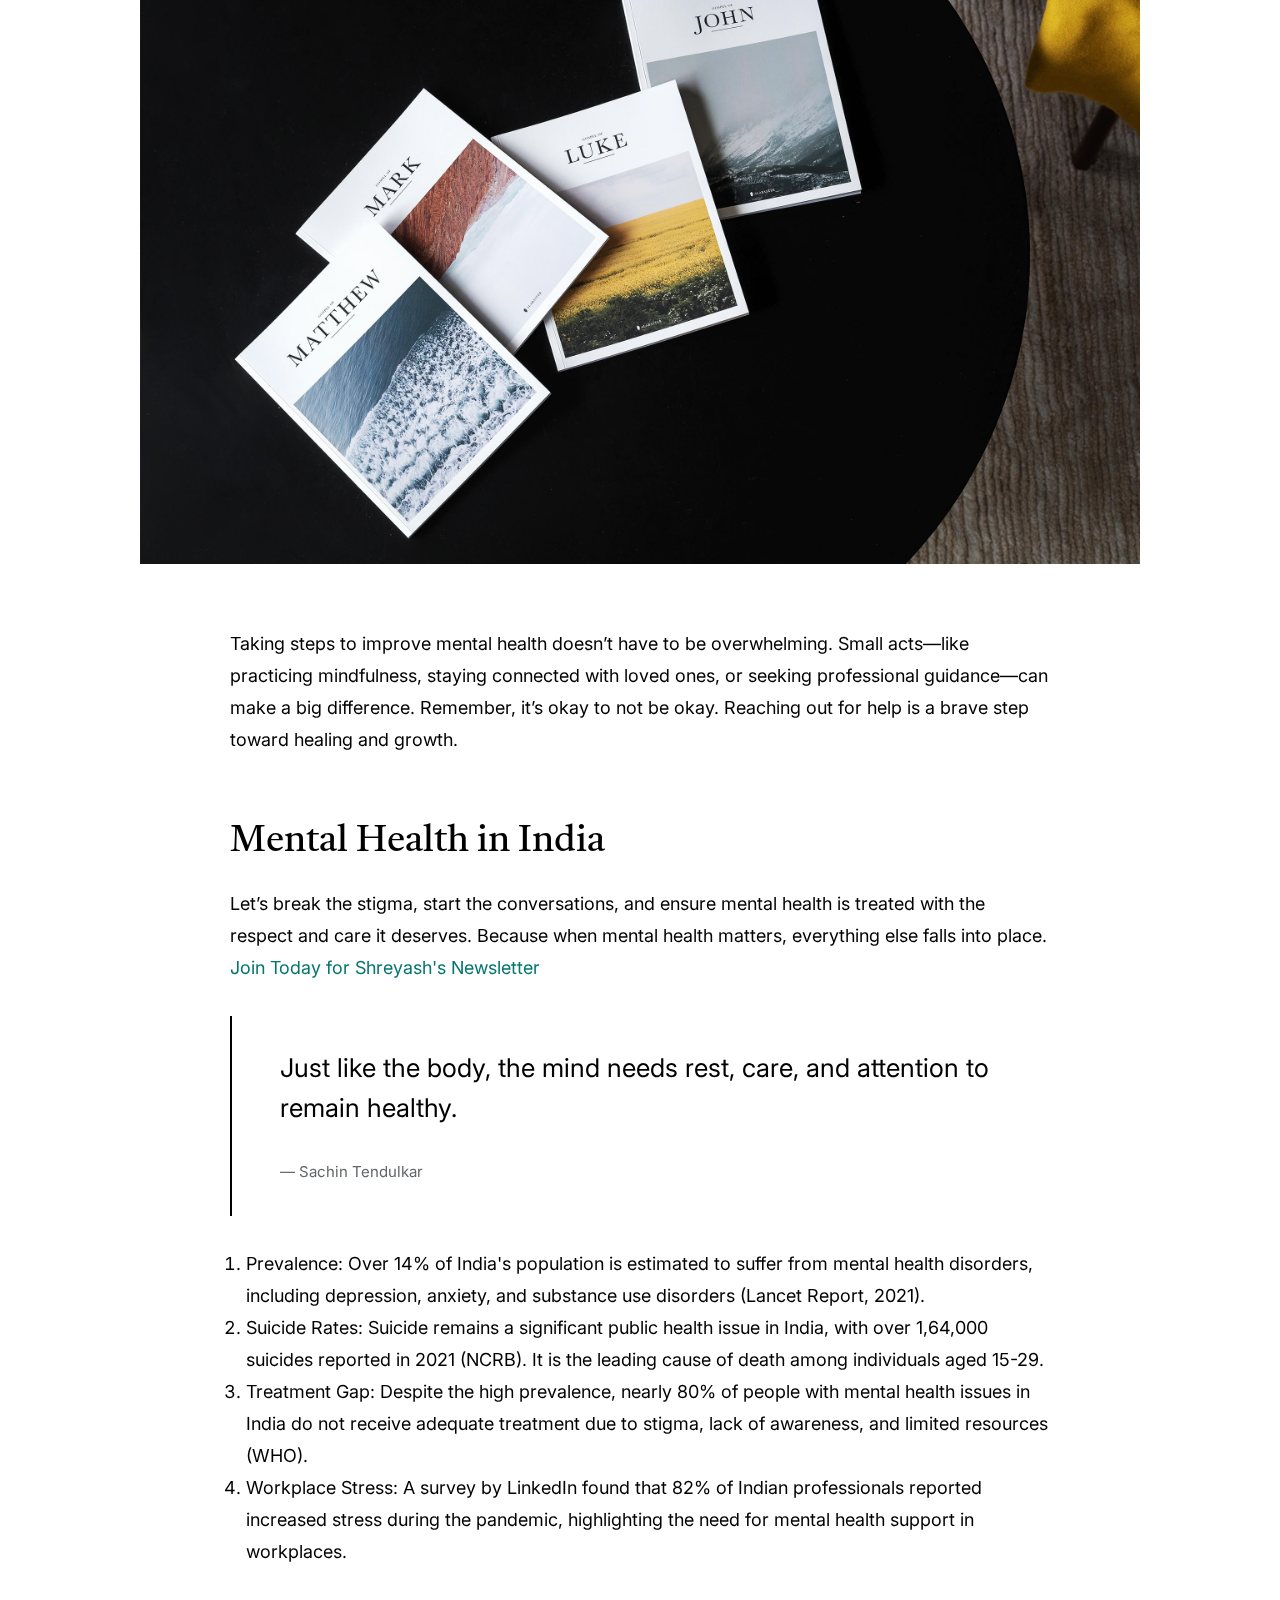
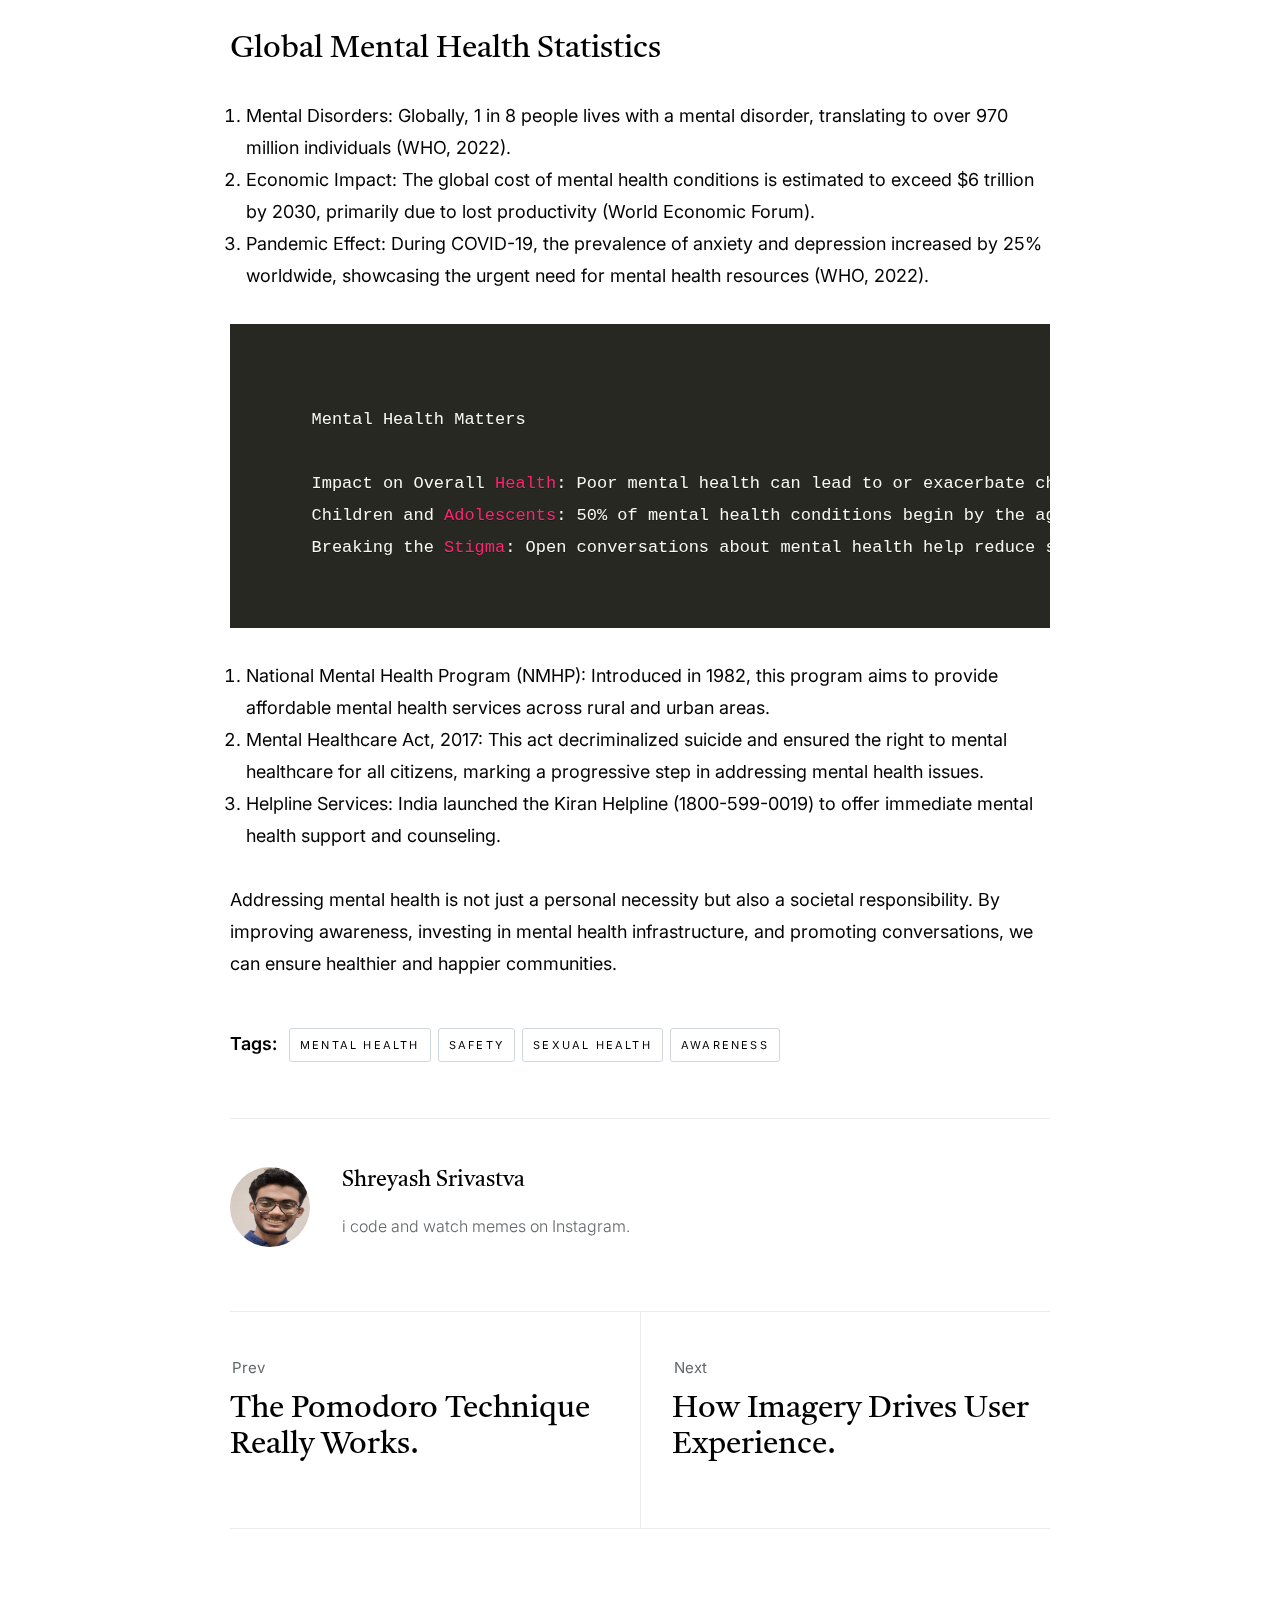
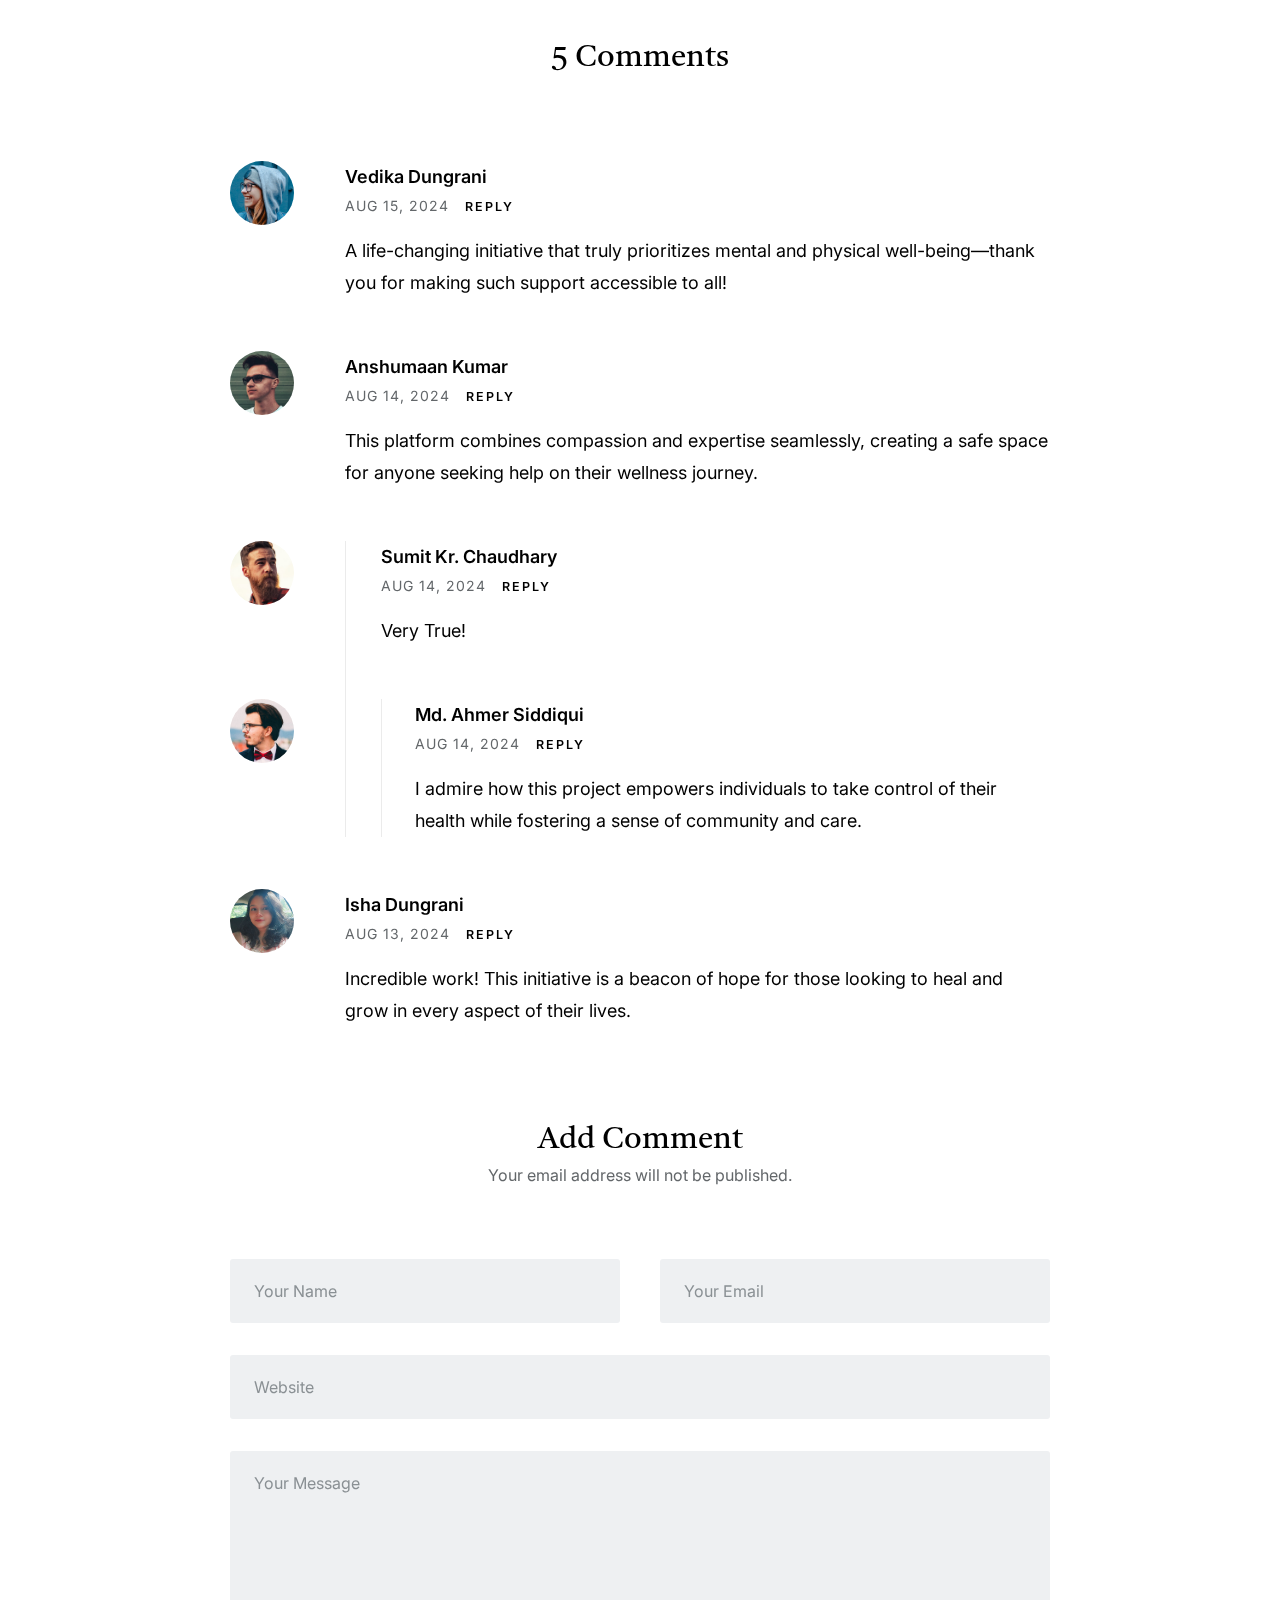
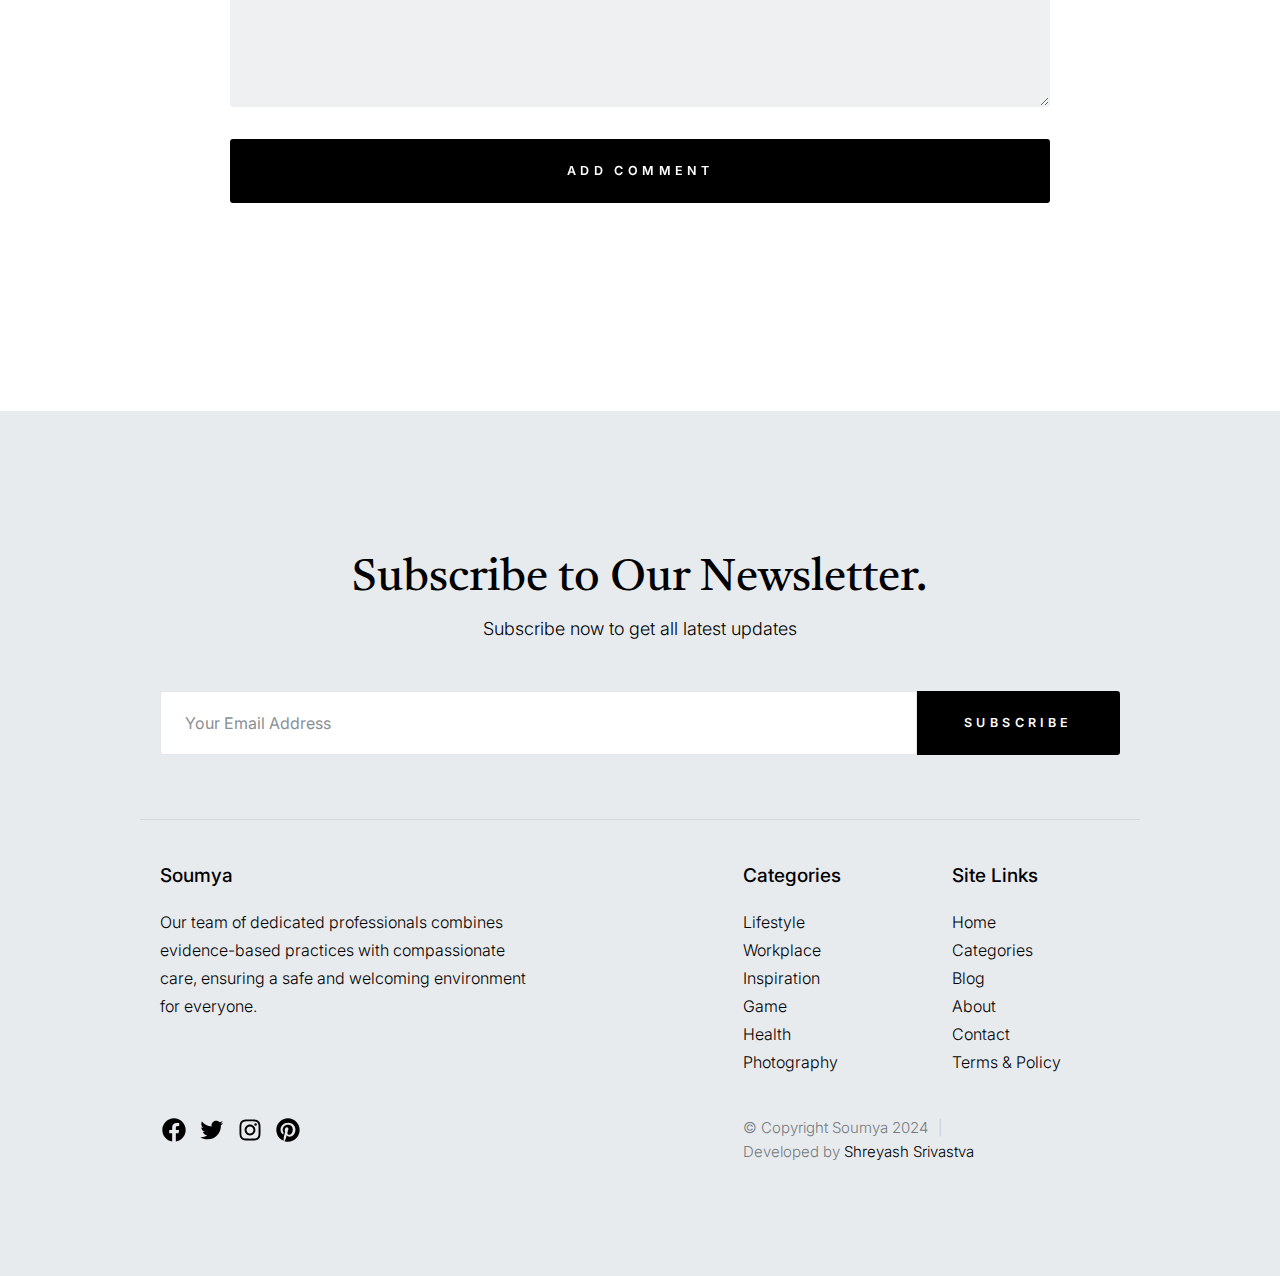
<file: single-video.html>
<!DOCTYPE html>
<html lang="en" class="no-js" >
<head>

    <!--- basic page needs
    ================================================== -->
    <meta charset="utf-8">
    <meta name="viewport" content="width=device-width, initial-scale=1">
    <title>Video Post - Soumya</title>

    <script>
        document.documentElement.classList.remove('no-js');
        document.documentElement.classList.add('js');
    </script>

    <!-- CSS
    ================================================== -->
    <link rel="stylesheet" href="css/vendor.css">
    <link rel="stylesheet" href="css/styles.css">

    <!-- favicons
    ================================================== -->
    <link rel="apple-touch-icon" sizes="180x180" href="apple-touch-icon.png">
    <link rel="icon" type="image/png" sizes="32x32" href="favicon-32x32.png">
    <link rel="icon" type="image/png" sizes="16x16" href="favicon-16x16.png">
    <link rel="manifest" href="site.webmanifest">

</head>

<body id="top">


    <!-- preloader
    ================================================== -->
    <div id="preloader">
        <div id="loader" class="dots-fade">
            <div></div>
            <div></div>
            <div></div>
        </div>
    </div>


    <!-- page wrap
    ================================================== -->
    <div id="page" class="s-pagewrap">


        <!-- # site header 
        ================================================== -->
        <header id="masthead" class="s-header">

            <div class="s-header__branding">
                <p class="site-title">
                    <a href="index.html" rel="home">Soumya.</a>
                </p>
            </div>

            <div class="row s-header__navigation">

                <nav class="s-header__nav-wrap">
    
                    <h3 class="s-header__nav-heading">Navigate to</h3>
    
                    <ul class="s-header__nav">
                        <li><a href="index.html" title="">Home</a></li>
                        <li class="has-children">
                            <a href="#0" title="" class="">Categories</a>
                            <ul class="sub-menu">
                                <li><a href="game.html">Game</a></li>
                                <li><a href="category.html">Lifestyle</a></li>
                                <li><a href="category.html">Inspiration</a></li>
                                <li><a href="category.html">Work</a></li>
                                <li><a href="category.html">Health</a></li>
                                <li><a href="category.html">Photography</a></li>
                            </ul>
                        </li>
                        <li class="current-menu-item has-children">
                            <a href="#0" title="" class="">Blog</a>
                            <ul class="sub-menu">
                                <li><a href="single-standard.html">Standard Post</a></li>
                                <li><a href="single-video.html">Video Post</a></li>
                                <li><a href="single-audio.html">Audio Post</a></li>
                            </ul>
                        </li>
                        
                        <li><a href="about.html" title="">About</a></li>
                        <li><a href="contact.html" title="">Contact</a></li>
                    </ul> <!-- end s-header__nav -->

                </nav> <!-- end s-header__nav-wrap -->
    
            </div> <!-- end s-header__navigation -->

            <div class="s-header__search">

                <div class="s-header__search-inner">
                    <div class="row">
    
                        <form role="search" method="get" class="s-header__search-form" action="#">
                            <label>
                                <span class="u-screen-reader-text">Search for:</span>
                                <input type="search" class="s-header__search-field" placeholder="Search for..." value="" name="s" title="Search for:" autocomplete="off">
                            </label>
                            <input type="submit" class="s-header__search-submit" value="Search"> 
                        </form>
    
                        <a href="#0" title="Close Search" class="s-header__search-close">Close</a>
    
                    </div> <!-- end row -->
                </div> <!-- s-header__search-inner -->
    
            </div> <!-- end s-header__search -->

            <a class="s-header__menu-toggle" href="#0"><span>Menu</span></a>
            <a class="s-header__search-trigger" href="#">
                <svg width="24" height="24" fill="none" viewBox="0 0 24 24">
                    <path stroke="currentColor" stroke-linecap="round" stroke-linejoin="round" stroke-width="1.5" d="M19.25 19.25L15.5 15.5M4.75 11C4.75 7.54822 7.54822 4.75 11 4.75C14.4518 4.75 17.25 7.54822 17.25 11C17.25 14.4518 14.4518 17.25 11 17.25C7.54822 17.25 4.75 14.4518 4.75 11Z"></path>
                </svg>
            </a>

        </header> <!-- end s-header -->


        <!-- # site-content
        ================================================== -->
        <div id="content" class="s-content s-content--blog">

                <div class="row entry-wrap">
                    <div class="column lg-12">

                        <article class="entry format-standard">

                            <header class="entry__header">
    
                                <h1 class="entry__title">
                                    Hey, This Is A Video Post.
                                </h1>

                                <div class="entry__meta">
                                    <div class="entry__meta-author">
                                        <svg width="24" height="24" fill="none" viewBox="0 0 24 24">
                                            <circle cx="12" cy="8" r="3.25" stroke="currentColor" stroke-linecap="round" stroke-linejoin="round" stroke-width="1.5"></circle>
                                            <path stroke="currentColor" stroke-linecap="round" stroke-linejoin="round" stroke-width="1.5" d="M6.8475 19.25H17.1525C18.2944 19.25 19.174 18.2681 18.6408 17.2584C17.8563 15.7731 16.068 14 12 14C7.93201 14 6.14367 15.7731 5.35924 17.2584C4.82597 18.2681 5.70558 19.25 6.8475 19.25Z"></path>
                                        </svg>
                                        <a href="#">Shreyash Srivastva</a> 
                                    </div>
                                    <div class="entry__meta-date">
                                        <svg width="24" height="24" fill="none" viewBox="0 0 24 24">
                                            <circle cx="12" cy="12" r="7.25" stroke="currentColor" stroke-width="1.5"></circle>
                                            <path stroke="currentColor" stroke-width="1.5" d="M12 8V12L14 14"></path>
                                        </svg>
                                        August 15, 2024 
                                    </div>
                                    <div class="entry__meta-cat">
                                        <svg width="24" height="24" fill="none" viewBox="0 0 24 24">
                                            <path stroke="currentColor" stroke-linecap="round" stroke-linejoin="round" stroke-width="1.5" d="M19.25 17.25V9.75C19.25 8.64543 18.3546 7.75 17.25 7.75H4.75V17.25C4.75 18.3546 5.64543 19.25 6.75 19.25H17.25C18.3546 19.25 19.25 18.3546 19.25 17.25Z"></path>
                                            <path stroke="currentColor" stroke-linecap="round" stroke-linejoin="round" stroke-width="1.5" d="M13.5 7.5L12.5685 5.7923C12.2181 5.14977 11.5446 4.75 10.8127 4.75H6.75C5.64543 4.75 4.75 5.64543 4.75 6.75V11"></path>
                                        </svg>
                                          
                                        <span class="cat-links">
                                            <a href="#0">Inspiration</a>
                                            <a href="#0">Game</a>
                                        </span>
                                    </div>
                                </div>
                            </header>

                            <div class="entry__media">
                                <div class="featured-image">
                                    <div class="video-container">
                                        <div style="padding:56.25% 0 0 0;position:relative;"><iframe src="https://player.vimeo.com/video/217594209?badge=0&amp;autopause=0&amp;player_id=0&amp;app_id=58479" frameborder="0" allow="autoplay; fullscreen; picture-in-picture; clipboard-write" style="position:absolute;top:0;left:0;width:100%;height:100%;" title="Kelty Mental Health ~ #Shared Experiences Video"></iframe></div><script src="https://player.vimeo.com/api/player.js"></script>
                                    </div>
                                </div>
                            </div>

                            <div class="content-primary">

                                <div class="entry__content">
                                    <p class="lead">
                                        In today’s fast-paced world, mental health often takes a backseat to our physical well-being. Yet, it is the foundation of a fulfilling and balanced life. Mental health matters because it affects how we think, feel, and act, influencing every decision, relationship, and experience we have. Prioritizing it is not just important—it’s essential. </p> 

                                    <p class="drop-cap">
                                    
                                    </p>
            
                                    <p>
                                        Unfortunately, stigma and misinformation still surround mental health issues, preventing many from seeking the help they need. It’s crucial to understand that mental health struggles are not a sign of weakness but a human experience. Just as we care for our physical health, we must nurture our minds with equal compassion.
                                    </p>
                
                                    <figure class="alignwide">
                                        <img src="images/sample-1200.jpg" 
                                          srcset="images/sample-2400.jpg 2400w, 
                                                  images/sample-1200.jpg 1200w, 
                                                  images/sample-600.jpg 600w" sizes="(max-width: 2400px) 100vw, 2400px" alt="">
                                    </figure>
            
                                    <p>
                                        Taking steps to improve mental health doesn’t have to be overwhelming. Small acts—like practicing mindfulness, staying connected with loved ones, or seeking professional guidance—can make a big difference. Remember, it’s okay to not be okay. Reaching out for help is a brave step toward healing and growth.
                                    </p>
            
                                    <h2>Mental Health in India</h2>
            
                                    <p>
                                        Let’s break the stigma, start the conversations, and ensure mental health is treated with the respect and care it deserves. Because when mental health matters, everything else falls into place.
                                        <a href="http://#">Join Today for Shreyash's Newsletter</a> 
                                    </p>
            
                                    <blockquote>
                                        <p>
                                            Just like the body, the mind needs rest, care, and attention to remain healthy.
                                        </p>
                                        <cite>Sachin Tendulkar</cite>
                                    </blockquote>
            
                                    <p>
                                        <ol><li>Prevalence: Over 14% of India's population is estimated to suffer from mental health disorders, including depression, anxiety, and substance use disorders (Lancet Report, 2021).</li>

                                        <li>Suicide Rates: Suicide remains a significant public health issue in India, with over 1,64,000 suicides reported in 2021 (NCRB). It is the leading cause of death among individuals aged 15-29.</li>
                                        
                                        <li>Treatment Gap: Despite the high prevalence, nearly 80% of people with mental health issues in India do not receive adequate treatment due to stigma, lack of awareness, and limited resources (WHO).</li>
                                        
                                        <li>Workplace Stress: A survey by LinkedIn found that 82% of Indian professionals reported increased stress during the pandemic, highlighting the need for mental health support in workplaces.</li></ol>

                                    <h3>Global Mental Health Statistics</h3>
            
                                    <p>
                                        <ol><li> Mental Disorders: Globally, 1 in 8 people lives with a mental disorder, translating to over 970 million individuals (WHO, 2022).</li>

                                            <li>Economic Impact: The global cost of mental health conditions is estimated to exceed $6 trillion by 2030, primarily due to lost productivity (World Economic Forum).</li>
                                        
                                                <li>Pandemic Effect: During COVID-19, the prevalence of anxiety and depression increased by 25% worldwide, showcasing the urgent need for mental health resources (WHO, 2022).</li></ol>
                                    </p>
                                        
<pre><code class="language-css">
    <pre><code class="language-css">
        <h2>Mental Health Matters</h2>
    
        Impact on Overall Health: Poor mental health can lead to or exacerbate chronic illnesses such as heart disease, diabetes, and hypertension.
        Children and Adolescents: 50% of mental health conditions begin by the age of 14, yet many remain undiagnosed and untreated (WHO).
        Breaking the Stigma: Open conversations about mental health help reduce stigma and encourage people to seek help, ultimately saving lives.
    </code></pre>
</code></pre>
                                            
                                    <p>
                                        <ol><li>National Mental Health Program (NMHP): Introduced in 1982, this program aims to provide affordable mental health services across rural and urban areas.</li>

                                            <li>Mental Healthcare Act, 2017: This act decriminalized suicide and ensured the right to mental healthcare for all citizens, marking a progressive step in addressing mental health issues.</li>
                                        
                                            <li>Helpline Services: India launched the Kiran Helpline (1800-599-0019) to offer immediate mental health support and counseling.</li> </ol>
                                    </p>
            
                                    <p>Addressing mental health is not just a personal necessity but also a societal responsibility. By improving awareness, investing in mental health infrastructure, and promoting conversations, we can ensure healthier and happier communities.
                                    </p>

                                    <p class="entry__tags">
                                        <strong>Tags:</strong>
                    
                                        <span class="entry__tag-list">
                                            <a href="#0">Mental Health</a>
                                            <a href="#0">Safety</a>
                                            <a href="#0">Sexual Health</a>
                                            <a href="#0">Awareness</a>
                                        </span>
                        
                                    </p>
    
                                    <div class="entry__author-box">
                                        <figure class="entry__author-avatar">
                                            <img alt="" src="images/avatars/user-06.jpg" class="avatar">
                                        </figure>
                                        <div class="entry__author-info">
                                            <h5 class="entry__author-name">
                                                <a href="about.html">
                                                    Shreyash Srivastva
                                                </a>
                                            </h5>
                                            <p>
                                            i code and watch memes on Instagram.
                                            </p>
                                        </div>
                                    </div>

                                </div> <!-- end entry-content -->

                                <div class="post-nav">
                                    <div class="post-nav__prev">
                                        <a href="single-standard.html" rel="prev">
                                            <span>Prev</span>
                                            The Pomodoro Technique Really Works. 
                                        </a>
                                    </div>
                                    <div class="post-nav__next">
                                        <a href="single-standard.html" rel="next">
                                            <span>Next</span>
                                            How Imagery Drives User Experience.
                                        </a>
                                    </div>
                                </div>

                            </div> <!-- end content-primary -->

                        </article> <!-- end entry -->

                        <!-- comments -->
                        <div class="comments-wrap">

                            <div id="comments">
                                <div class="large-12">

                                    <h3>5 Comments</h3>

                                    <!-- START commentlist -->
                                    <ol class="commentlist">

                                        <li class="depth-1 comment">

                                            <div class="comment__avatar">
                                                <img class="avatar" src="images/avatars/user-08.jpg" alt="" width="50" height="50">
                                            </div>

                                            <div class="comment__content">

                                                <div class="comment__info">
                                                    <div class="comment__author">Vedika Dungrani</div>

                                                    <div class="comment__meta">
                                                        <div class="comment__time">Aug 15, 2024</div>
                                                        <div class="comment__reply">
                                                            <a class="comment-reply-link" href="#0">Reply</a>
                                                        </div>
                                                    </div>
                                                </div>

                                                <div class="comment__text">
                                                <p>A life-changing initiative that truly prioritizes mental and physical well-being—thank you for making such support accessible to all!</p>
                                                </div>

                                            </div>

                                        </li> <!-- end comment level 1 -->

                                        <li class="thread-alt depth-1 comment">

                                            <div class="comment__avatar">
                                                <img class="avatar" src="images/avatars/user-07.jpg" alt="" width="50" height="50">
                                            </div>

                                            <div class="comment__content">

                                                <div class="comment__info">
                                                    <div class="comment__author">Anshumaan Kumar</div>

                                                    <div class="comment__meta">
                                                        <div class="comment__time">Aug 14, 2024</div>
                                                        <div class="comment__reply">
                                                            <a class="comment-reply-link" href="#0">Reply</a>
                                                        </div>
                                                    </div>
                                                </div>

                                                <div class="comment__text">
                                                <p>This platform combines compassion and expertise seamlessly, creating a safe space for anyone seeking help on their wellness journey.</p>
                                                </div>

                                            </div>

                                            <ul class="children">

                                                <li class="depth-2 comment">

                                                    <div class="comment__avatar">
                                                        <img class="avatar" src="images/avatars/user-02.jpg" alt="" width="50" height="50">
                                                    </div>

                                                    <div class="comment__content">

                                                        <div class="comment__info">
                                                            <div class="comment__author">Sumit Kr. Chaudhary</div>

                                                            <div class="comment__meta">
                                                                <div class="comment__time">Aug 14, 2024</div>
                                                                <div class="comment__reply">
                                                                    <a class="comment-reply-link" href="#0">Reply</a>
                                                                </div>
                                                            </div>
                                                        </div>

                                                        <div class="comment__text">
                                                            <p>Very True!</p>
                                                        </div>

                                                    </div>

                                                    <ul class="children">

                                                        <li class="depth-3 comment">

                                                            <div class="comment__avatar">
                                                                <img class="avatar" src="images/avatars/user-03.jpg" alt="" width="50" height="50">
                                                            </div>

                                                            <div class="comment__content">

                                                                <div class="comment__info">
                                                                    <div class="comment__author">Md. Ahmer Siddiqui</div>

                                                                    <div class="comment__meta">
                                                                        <div class="comment__time">Aug 14, 2024</div>
                                                                        <div class="comment__reply">
                                                                            <a class="comment-reply-link" href="#0">Reply</a>
                                                                        </div>
                                                                    </div>
                                                                </div>

                                                                <div class="comment__text">
                                                                <p>I admire how this project empowers individuals to take control of their health while fostering a sense of community and care.</p>
                                                                </div>

                                                            </div>

                                                        </li>

                                                    </ul>

                                                </li>

                                            </ul>

                                        </li> <!-- end comment level 1 -->

                                        <li class="depth-1 comment">

                                            <div class="comment__avatar">
                                                <img class="avatar" src="images/avatars/user-05.jpg" alt="" width="50" height="50">
                                            </div>

                                            <div class="comment__content">

                                                <div class="comment__info">
                                                    <div class="comment__author">Isha Dungrani</div>

                                                    <div class="comment__meta">
                                                        <div class="comment__time">Aug 13, 2024</div>
                                                        <div class="comment__reply">
                                                            <a class="comment-reply-link" href="#0">Reply</a>
                                                        </div>
                                                    </div>
                                                </div>

                                                <div class="comment__text">
                                                <p>Incredible work! This initiative is a beacon of hope for those looking to heal and grow in every aspect of their lives.</p>
                                                </div>

                                            </div>

                                        </li>  <!-- end comment level 1 -->

                                    </ol>
                                    <!-- END commentlist -->

                                </div> <!-- end col-full -->
                            </div> <!-- end comments -->


                            <div class="comment-respond">

                                <!-- START respond -->
                                <div id="respond">

                                    <h3>
                                    Add Comment 
                                    <span>Your email address will not be published.</span>
                                    </h3>

                                    <form name="contactForm" id="contactForm" method="post" action="" autocomplete="off">
                                        <fieldset class="row">

                                            <div class="column lg-6 tab-12 form-field">
                                                <input name="cName" id="cName" class="u-fullwidth h-remove-bottom" placeholder="Your Name" value="" type="text">
                                            </div>

                                            <div class="column lg-6 tab-12 form-field">
                                                <input name="cEmail" id="cEmail" class="u-fullwidth h-remove-bottom" placeholder="Your Email" value="" type="text">
                                            </div>

                                            <div class="column lg-12 form-field">
                                                <input name="cWebsite" id="cWebsite" class="u-fullwidth h-remove-bottom" placeholder="Website" value="" type="text">
                                            </div>

                                            <div class="column lg-12 message form-field">
                                                <textarea name="cMessage" id="cMessage" class="u-fullwidth" placeholder="Your Message"></textarea>
                                            </div>

                                            <div class="column lg-12">
                                                <input name="submit" id="submit" class="btn btn--primary btn-wide btn--large u-fullwidth" value="Add Comment" type="submit">
                                            </div>

                                        </fieldset>
                                    </form> <!-- end form -->

                                </div>
                                <!-- END respond-->

                            </div> <!-- end comment-respond -->

                        </div> <!-- end comments-wrap -->

                    </div>
                </div> <!-- end entry-wrap -->
        </section> <!-- end s-content -->

        <!-- # site-footer
        ================================================== -->
        <footer id="colophon" class="s-footer">

            <div class="row s-footer__subscribe">
                <div class="column lg-12">

                    <h2>
                    Subscribe to Our Newsletter.
                    </h2>
                    <p>
                    Subscribe now to get all latest updates
                    </p>

                    <form id="mc-form" class="mc-form">
                        <input type="email" name="EMAIL" id="mce-EMAIL" class="u-fullwidth text-center" placeholder="Your Email Address" title="The domain portion of the email address is invalid (the portion after the @)." pattern="^([^\x00-\x20\x22\x28\x29\x2c\x2e\x3a-\x3c\x3e\x40\x5b-\x5d\x7f-\xff]+|\x22([^\x0d\x22\x5c\x80-\xff]|\x5c[\x00-\x7f])*\x22)(\x2e([^\x00-\x20\x22\x28\x29\x2c\x2e\x3a-\x3c\x3e\x40\x5b-\x5d\x7f-\xff]+|\x22([^\x0d\x22\x5c\x80-\xff]|\x5c[\x00-\x7f])*\x22))*\x40([^\x00-\x20\x22\x28\x29\x2c\x2e\x3a-\x3c\x3e\x40\x5b-\x5d\x7f-\xff]+|\x5b([^\x0d\x5b-\x5d\x80-\xff]|\x5c[\x00-\x7f])*\x5d)(\x2e([^\x00-\x20\x22\x28\x29\x2c\x2e\x3a-\x3c\x3e\x40\x5b-\x5d\x7f-\xff]+|\x5b([^\x0d\x5b-\x5d\x80-\xff]|\x5c[\x00-\x7f])*\x5d))*(\.\w{2,})+$" required>
                        <input type="submit" name="subscribe" value="Subscribe" class="btn--small btn--primary u-fullwidth">
                        <!-- <div style="position: absolute; left: -5000px;" aria-hidden="true"><input type="text" name="b_cdb7b577e41181934ed6a6a44_9a91cfe7b3" tabindex="-1" value=""></div> -->
                        <div class="mc-status"></div>
                    </form>

                </div>
            </div> <!-- end s-footer__subscribe -->

            <div class="row s-footer__main">

                <div class="column lg-5 md-6 tab-12 s-footer__about">
                    <h4>Soumya</h4>

                    <p>
                        Our team of dedicated professionals combines evidence-based practices with compassionate care, ensuring a safe and welcoming environment for everyone. 
                    </p>
                </div> <!-- end s-footer__about -->

                <div class="column lg-5 md-6 tab-12">
                    <div class="row">
                        <div class="column lg-6">
                            <h4>Categories</h4>
                            <ul class="link-list">
                                <li><a href="category.html">Lifestyle</a></li>
                                <li><a href="category.html">Workplace</a></li>
                                <li><a href="category.html">Inspiration</a></li>
                                <li><a href="game.html">Game</a></li>
                                <li><a href="category.html">Health</a></li>
                                <li><a href="category.html">Photography</a></li>
                            </ul>
                        </div>
                        <div class="column lg-6">
                            <h4>Site Links</h4>
                            <ul class="link-list">
                                <li><a href="index.html">Home</a></li>
                                <li><a href="category.html">Categories</a></li>
                                <li><a href="category.html">Blog</a></li>
                                <li><a href="about.html">About</a></li>
                                <li><a href="about.html">Contact</a></li>
                                <li><a href="#0">Terms & Policy</a></li>
                            </ul>
                        </div>
                    </div>
                </div>

            </div> <!-- end s-footer__main -->

            <div class="row s-footer__bottom">

                <div class="column lg-7 md-6 tab-12">
                    <ul class="s-footer__social">
                        <li>
                            <a href="#0">
                                <svg xmlns="http://www.w3.org/2000/svg" width="24" height="24" viewBox="0 0 24 24" style="fill: rgba(0, 0, 0, 1);transform: ms-Filter"><path d="M12.001 2.002c-5.522 0-9.999 4.477-9.999 9.999 0 4.99 3.656 9.126 8.437 9.879v-6.988h-2.54v-2.891h2.54V9.798c0-2.508 1.493-3.891 3.776-3.891 1.094 0 2.24.195 2.24.195v2.459h-1.264c-1.24 0-1.628.772-1.628 1.563v1.875h2.771l-.443 2.891h-2.328v6.988C18.344 21.129 22 16.992 22 12.001c0-5.522-4.477-9.999-9.999-9.999z"></path></svg>
                                <span class="u-screen-reader-text">Facebook</span>
                            </a>
                        </li>
                        <li>
                            <a href="#0">
                                <svg xmlns="http://www.w3.org/2000/svg" width="24" height="24" viewBox="0 0 24 24" style="fill:rgba(0, 0, 0, 1);transform:ms-filter"><path d="M19.633,7.997c0.013,0.175,0.013,0.349,0.013,0.523c0,5.325-4.053,11.461-11.46,11.461c-2.282,0-4.402-0.661-6.186-1.809 c0.324,0.037,0.636,0.05,0.973,0.05c1.883,0,3.616-0.636,5.001-1.721c-1.771-0.037-3.255-1.197-3.767-2.793 c0.249,0.037,0.499,0.062,0.761,0.062c0.361,0,0.724-0.05,1.061-0.137c-1.847-0.374-3.23-1.995-3.23-3.953v-0.05 c0.537,0.299,1.16,0.486,1.82,0.511C3.534,9.419,2.823,8.184,2.823,6.787c0-0.748,0.199-1.434,0.548-2.032 c1.983,2.443,4.964,4.04,8.306,4.215c-0.062-0.3-0.1-0.611-0.1-0.923c0-2.22,1.796-4.028,4.028-4.028 c1.16,0,2.207,0.486,2.943,1.272c0.91-0.175,1.782-0.512,2.556-0.973c-0.299,0.935-0.936,1.721-1.771,2.22 c0.811-0.088,1.597-0.312,2.319-0.624C21.104,6.712,20.419,7.423,19.633,7.997z"></path></svg>
                                <span class="u-screen-reader-text">Twitter</span>
                            </a>
                        </li>
                        <li>
                            <a href="#0">
                                <svg xmlns="http://www.w3.org/2000/svg" width="24" height="24" viewBox="0 0 24 24" style="fill:rgba(0, 0, 0, 1);transform:-ms-filter"><path d="M11.999,7.377c-2.554,0-4.623,2.07-4.623,4.623c0,2.554,2.069,4.624,4.623,4.624c2.552,0,4.623-2.07,4.623-4.624 C16.622,9.447,14.551,7.377,11.999,7.377L11.999,7.377z M11.999,15.004c-1.659,0-3.004-1.345-3.004-3.003 c0-1.659,1.345-3.003,3.004-3.003s3.002,1.344,3.002,3.003C15.001,13.659,13.658,15.004,11.999,15.004L11.999,15.004z"></path><circle cx="16.806" cy="7.207" r="1.078"></circle><path d="M20.533,6.111c-0.469-1.209-1.424-2.165-2.633-2.632c-0.699-0.263-1.438-0.404-2.186-0.42 c-0.963-0.042-1.268-0.054-3.71-0.054s-2.755,0-3.71,0.054C7.548,3.074,6.809,3.215,6.11,3.479C4.9,3.946,3.945,4.902,3.477,6.111 c-0.263,0.7-0.404,1.438-0.419,2.186c-0.043,0.962-0.056,1.267-0.056,3.71c0,2.442,0,2.753,0.056,3.71 c0.015,0.748,0.156,1.486,0.419,2.187c0.469,1.208,1.424,2.164,2.634,2.632c0.696,0.272,1.435,0.426,2.185,0.45 c0.963,0.042,1.268,0.055,3.71,0.055s2.755,0,3.71-0.055c0.747-0.015,1.486-0.157,2.186-0.419c1.209-0.469,2.164-1.424,2.633-2.633 c0.263-0.7,0.404-1.438,0.419-2.186c0.043-0.962,0.056-1.267,0.056-3.71s0-2.753-0.056-3.71C20.941,7.57,20.801,6.819,20.533,6.111z M19.315,15.643c-0.007,0.576-0.111,1.147-0.311,1.688c-0.305,0.787-0.926,1.409-1.712,1.711c-0.535,0.199-1.099,0.303-1.67,0.311 c-0.95,0.044-1.218,0.055-3.654,0.055c-2.438,0-2.687,0-3.655-0.055c-0.569-0.007-1.135-0.112-1.669-0.311 c-0.789-0.301-1.414-0.923-1.719-1.711c-0.196-0.534-0.302-1.099-0.311-1.669c-0.043-0.95-0.053-1.218-0.053-3.654 c0-2.437,0-2.686,0.053-3.655c0.007-0.576,0.111-1.146,0.311-1.687c0.305-0.789,0.93-1.41,1.719-1.712 c0.534-0.198,1.1-0.303,1.669-0.311c0.951-0.043,1.218-0.055,3.655-0.055c2.437,0,2.687,0,3.654,0.055 c0.571,0.007,1.135,0.112,1.67,0.311c0.786,0.303,1.407,0.925,1.712,1.712c0.196,0.534,0.302,1.099,0.311,1.669 c0.043,0.951,0.054,1.218,0.054,3.655c0,2.436,0,2.698-0.043,3.654H19.315z"></path></svg>
                                <span class="u-screen-reader-text">Instagram</span>
                            </a>
                        </li>
                        <li>
                            <a href="#0">
                                <svg xmlns="http://www.w3.org/2000/svg" width="24" height="24" viewBox="0 0 24 24" style="fill: rgba(0, 0, 0, 1);transform: msFilter"><path d="M11.99 2C6.472 2 2 6.473 2 11.99c0 4.232 2.633 7.85 6.35 9.306-.088-.79-.166-2.006.034-2.868.182-.78 1.172-4.966 1.172-4.966s-.299-.599-.299-1.484c0-1.388.805-2.425 1.808-2.425.853 0 1.264.64 1.264 1.407 0 .858-.546 2.139-.827 3.327-.235.994.499 1.805 1.479 1.805 1.775 0 3.141-1.872 3.141-4.575 0-2.392-1.719-4.064-4.173-4.064-2.843 0-4.512 2.132-4.512 4.335 0 .858.331 1.779.744 2.28a.3.3 0 0 1 .069.286c-.076.315-.245.994-.277 1.133-.044.183-.145.222-.335.134-1.247-.581-2.027-2.405-2.027-3.871 0-3.151 2.289-6.045 6.601-6.045 3.466 0 6.159 2.469 6.159 5.77 0 3.444-2.171 6.213-5.184 6.213-1.013 0-1.964-.525-2.29-1.146l-.623 2.374c-.225.868-.834 1.956-1.241 2.62a10 10 0 0 0 2.958.445c5.517 0 9.99-4.473 9.99-9.99S17.507 2 11.99 2"></path></svg>
                                <span class="u-screen-reader-text">Pinterest</span>
                            </a>
                        </li>
                    </ul>
                </div>
                <div class="column lg-5 md-6 tab-12">
                    <div class="ss-copyright">
                        <span>© Copyright Soumya 2024</span> 
                        <span>Developed by <a href="https://www.linkedin.com/in/shreyashsrivastva">Shreyash Srivastva</a></span>
                    </div>
                </div>

            </div> <!-- end s-footer__bottom -->
           
            <div class="ss-go-top">
                <a class="smoothscroll" title="Back to Top" href="#top">
                    <svg width="24" height="24" fill="none" viewBox="0 0 24 24">
                        <path stroke="currentColor" stroke-linecap="round" stroke-linejoin="round" stroke-width="1.5" d="M17.25 10.25L12 4.75L6.75 10.25"/>
                        <path stroke="currentColor" stroke-linecap="round" stroke-linejoin="round" stroke-width="1.5" d="M12 19.25V5.75"/>
                    </svg>
                </a>
            </div> <!-- end ss-go-top -->

        </footer><!-- end s-footer -->


    <!-- Java Script
    ================================================== -->
    <script src="js/plugins.js"></script>
    <script src="js/main.js"></script>

</body>
</html>
</file>
<file: css/vendor.css>
code[class*="language-"],
pre[class*="language-"] {
    color           : #f8f8f2;
    background      : none;
    text-shadow     : 0 1px rgba(0, 0, 0, 0.3);
    font-family     : var(--font-mono);
    font-size       : calc(var(--text-size) * 0.9444);
    text-align      : left;
    white-space     : pre;
    word-spacing    : normal;
    word-break      : normal;
    word-wrap       : normal;
    line-height     : var(--vspace-1);
    -moz-tab-size   : 4;
    -o-tab-size     : 4;
    tab-size        : 4;
    -webkit-hyphens : none;
    -moz-hyphens    : none;
    -ms-hyphens     : none;
    hyphens         : none;
}

/* Code blocks */
pre[class*="language-"] {
    padding  : var(--vspace-0_5) 0 var(--vspace-1);
    margin   : var(--vspace-1) 0;
    overflow : auto;
}

:not(pre)>code[class*="language-"],
pre[class*="language-"] {
    background : #272822;
}

/* Inline code */
:not(pre)>code[class*="language-"] {
    padding     : .1em;
    white-space : normal;
}

.token.comment,
.token.prolog,
.token.doctype,
.token.cdata {
    color : slategray;
}

.token.punctuation {
    color : #f8f8f2;
}

.token.namespace {
    opacity : .7;
}

.token.property,
.token.tag,
.token.constant,
.token.symbol,
.token.deleted {
    color : #f92672;
}

.token.boolean,
.token.number {
    color : #ae81ff;
}

.token.selector,
.token.attr-name,
.token.string,
.token.char,
.token.builtin,
.token.inserted {
    color : #a6e22e;
}

.token.operator,
.token.entity,
.token.url,
.language-css .token.string,
.style .token.string,
.token.variable {
    color : #f8f8f2;
}

.token.atrule,
.token.attr-value,
.token.function,
.token.class-name {
    color : #e6db74;
}

.token.keyword {
    color : #66d9ef;
}

.token.regex,
.token.important {
    color : #fd971f;
}

.token.important,
.token.bold {
    font-weight : bold;
}

.token.italic {
    font-style : italic;
}

.token.entity {
    cursor : help;
}


@font-face {
    font-family : "swiper-icons";
    src         : url("data:application/font-woff;charset=utf-8;base64, [base64]//wADZ2x5ZgAAAywAAADMAAAD2MHtryVoZWFkAAABbAAAADAAAAA2E2+eoWhoZWEAAAGcAAAAHwAAACQC9gDzaG10eAAAAigAAAAZAAAArgJkABFsb2NhAAAC0AAAAFoAAABaFQAUGG1heHAAAAG8AAAAHwAAACAAcABAbmFtZQAAA/gAAAE5AAACXvFdBwlwb3N0AAAFNAAAAGIAAACE5s74hXjaY2BkYGAAYpf5Hu/j+W2+MnAzMYDAzaX6QjD6/4//Bxj5GA8AuRwMYGkAPywL13jaY2BkYGA88P8Agx4j+/8fQDYfA1AEBWgDAIB2BOoAeNpjYGRgYNBh4GdgYgABEMnIABJzYNADCQAACWgAsQB42mNgYfzCOIGBlYGB0YcxjYGBwR1Kf2WQZGhhYGBiYGVmgAFGBiQQkOaawtDAoMBQxXjg/wEGPcYDDA4wNUA2CCgwsAAAO4EL6gAAeNpj2M0gyAACqxgGNWBkZ2D4/wMA+xkDdgAAAHjaY2BgYGaAYBkGRgYQiAHyGMF8FgYHIM3DwMHABGQrMOgyWDLEM1T9/w8UBfEMgLzE////P/5//f/V/xv+r4eaAAeMbAxwIUYmIMHEgKYAYjUcsDAwsLKxc3BycfPw8jEQA/[base64]/uznmfPFBNODM2K7MTQ45YEAZqGP81AmGGcF3iPqOop0r1SPTaTbVkfUe4HXj97wYE+yNwWYxwWu4v1ugWHgo3S1XdZEVqWM7ET0cfnLGxWfkgR42o2PvWrDMBSFj/IHLaF0zKjRgdiVMwScNRAoWUoH78Y2icB/yIY09An6AH2Bdu/UB+yxopYshQiEvnvu0dURgDt8QeC8PDw7Fpji3fEA4z/PEJ6YOB5hKh4dj3EvXhxPqH/SKUY3rJ7srZ4FZnh1PMAtPhwP6fl2PMJMPDgeQ4rY8YT6Gzao0eAEA409DuggmTnFnOcSCiEiLMgxCiTI6Cq5DZUd3Qmp10vO0LaLTd2cjN4fOumlc7lUYbSQcZFkutRG7g6JKZKy0RmdLY680CDnEJ+UMkpFFe1RN7nxdVpXrC4aTtnaurOnYercZg2YVmLN/d/gczfEimrE/fs/bOuq29Zmn8tloORaXgZgGa78yO9/cnXm2BpaGvq25Dv9S4E9+5SIc9PqupJKhYFSSl47+Qcr1mYNAAAAeNptw0cKwkAAAMDZJA8Q7OUJvkLsPfZ6zFVERPy8qHh2YER+3i/BP83vIBLLySsoKimrqKqpa2hp6+jq6RsYGhmbmJqZSy0sraxtbO3sHRydnEMU4uR6yx7JJXveP7WrDycAAAAAAAH//wACeNpjYGRgYOABYhkgZgJCZgZNBkYGLQZtIJsFLMYAAAw3ALgAeNolizEKgDAQBCchRbC2sFER0YD6qVQiBCv/H9ezGI6Z5XBAw8CBK/m5iQQVauVbXLnOrMZv2oLdKFa8Pjuru2hJzGabmOSLzNMzvutpB3N42mNgZGBg4GKQYzBhYMxJLMlj4GBgAYow/P/PAJJhLM6sSoWKfWCAAwDAjgbRAAB42mNgYGBkAIIbCZo5IPrmUn0hGA0AO8EFTQAA") format("woff");
    font-weight : 400;
    font-style  : normal;
}

:root {
    --swiper-theme-color : #007aff;
}

.swiper-container {
    margin-left  : auto;
    margin-right : auto;
    position     : relative;
    overflow     : hidden;
    list-style   : none;
    padding      : 0;
    /* Fix of Webkit flickering */
    z-index      : 1;
}

.swiper-container-vertical>.swiper-wrapper {
    flex-direction : column;
}

.swiper-wrapper {
    position            : relative;
    width               : 100%;
    height              : 100%;
    z-index             : 1;
    display             : flex;
    transition-property : transform;
    box-sizing          : content-box;
}

.swiper-container-android .swiper-slide,
.swiper-wrapper {
    transform : translate3d(0px, 0, 0);
}

.swiper-container-multirow>.swiper-wrapper {
    flex-wrap : wrap;
}

.swiper-container-multirow-column>.swiper-wrapper {
    flex-wrap      : wrap;
    flex-direction : column;
}

.swiper-container-free-mode>.swiper-wrapper {
    transition-timing-function : ease-out;
    margin                     : 0 auto;
}

.swiper-slide {
    flex-shrink         : 0;
    width               : 100%;
    height              : 100%;
    position            : relative;
    transition-property : transform;
}

.swiper-slide-invisible-blank {
    visibility : hidden;
}

/* Auto Height */
.swiper-container-autoheight,
.swiper-container-autoheight .swiper-slide {
    height : auto;
}

.swiper-container-autoheight .swiper-wrapper {
    align-items         : flex-start;
    transition-property : transform, height;
}

/* 3D Effects */
.swiper-container-3d {
    perspective : 1200px;
}

.swiper-container-3d .swiper-wrapper,
.swiper-container-3d .swiper-slide,
.swiper-container-3d .swiper-slide-shadow-left,
.swiper-container-3d .swiper-slide-shadow-right,
.swiper-container-3d .swiper-slide-shadow-top,
.swiper-container-3d .swiper-slide-shadow-bottom,
.swiper-container-3d .swiper-cube-shadow {
    transform-style : preserve-3d;
}

.swiper-container-3d .swiper-slide-shadow-left,
.swiper-container-3d .swiper-slide-shadow-right,
.swiper-container-3d .swiper-slide-shadow-top,
.swiper-container-3d .swiper-slide-shadow-bottom {
    position       : absolute;
    left           : 0;
    top            : 0;
    width          : 100%;
    height         : 100%;
    pointer-events : none;
    z-index        : 10;
}

.swiper-container-3d .swiper-slide-shadow-left {
    background-image : linear-gradient(to left, rgba(0, 0, 0, 0.5), rgba(0, 0, 0, 0));
}

.swiper-container-3d .swiper-slide-shadow-right {
    background-image : linear-gradient(to right, rgba(0, 0, 0, 0.5), rgba(0, 0, 0, 0));
}

.swiper-container-3d .swiper-slide-shadow-top {
    background-image : linear-gradient(to top, rgba(0, 0, 0, 0.5), rgba(0, 0, 0, 0));
}

.swiper-container-3d .swiper-slide-shadow-bottom {
    background-image : linear-gradient(to bottom, rgba(0, 0, 0, 0.5), rgba(0, 0, 0, 0));
}

/* CSS Mode */
.swiper-container-css-mode>.swiper-wrapper {
    overflow           : auto;
    scrollbar-width    : none;
    /* For Firefox */
    -ms-overflow-style : none;
    /* For Internet Explorer and Edge */
}

.swiper-container-css-mode>.swiper-wrapper::-webkit-scrollbar {
    display : none;
}

.swiper-container-css-mode>.swiper-wrapper>.swiper-slide {
    scroll-snap-align : start start;
}

.swiper-container-horizontal.swiper-container-css-mode>.swiper-wrapper {
    scroll-snap-type : x mandatory;
}

.swiper-container-vertical.swiper-container-css-mode>.swiper-wrapper {
    scroll-snap-type : y mandatory;
}

:root {
    --swiper-navigation-size   : 44px;
    /*
    --swiper-navigation-color  : var(--swiper-theme-color);
    */
}

.swiper-button-prev,
.swiper-button-next {
    position        : absolute;
    top             : 50%;
    width           : calc(var(--swiper-navigation-size) / 44 * 27);
    height          : var(--swiper-navigation-size);
    margin-top      : calc(-1 * var(--swiper-navigation-size) / 2);
    z-index         : 10;
    cursor          : pointer;
    display         : flex;
    align-items     : center;
    justify-content : center;
    color           : var(--swiper-navigation-color, var(--swiper-theme-color));
}

.swiper-button-prev.swiper-button-disabled,
.swiper-button-next.swiper-button-disabled {
    opacity        : 0.35;
    cursor         : auto;
    pointer-events : none;
}

.swiper-button-prev:after,
.swiper-button-next:after {
    font-family    : swiper-icons;
    font-size      : var(--swiper-navigation-size);
    text-transform : none !important;
    letter-spacing : 0;
    text-transform : none;
    font-variant   : initial;
    line-height    : 1;
}

.swiper-button-prev,
.swiper-container-rtl .swiper-button-next {
    left  : 10px;
    right : auto;
}

.swiper-button-prev:after,
.swiper-container-rtl .swiper-button-next:after {
    content : "prev";
}

.swiper-button-next,
.swiper-container-rtl .swiper-button-prev {
    right : 10px;
    left  : auto;
}

.swiper-button-next:after,
.swiper-container-rtl .swiper-button-prev:after {
    content : "next";
}

.swiper-button-prev.swiper-button-white,
.swiper-button-next.swiper-button-white {
    --swiper-navigation-color : #ffffff;
}

.swiper-button-prev.swiper-button-black,
.swiper-button-next.swiper-button-black {
    --swiper-navigation-color : #000000;
}

.swiper-button-lock {
    display : none;
}

:root {
    /*
    --swiper-pagination-color: var(--swiper-theme-color);
    */
}

.swiper-pagination {
    position   : absolute;
    text-align : center;
    transition : 300ms opacity;
    transform  : translate3d(0, 0, 0);
    z-index    : 10;
}

.swiper-pagination.swiper-pagination-hidden {
    opacity : 0;
}

/* Common Styles */
.swiper-pagination-fraction,
.swiper-pagination-custom,
.swiper-container-horizontal>.swiper-pagination-bullets {
    bottom : 10px;
    left   : 0;
    width  : 100%;
}

/* Bullets */
.swiper-pagination-bullets-dynamic {
    overflow  : hidden;
    font-size : 0;
}

.swiper-pagination-bullets-dynamic .swiper-pagination-bullet {
    transform : scale(0.33);
    position  : relative;
}

.swiper-pagination-bullets-dynamic .swiper-pagination-bullet-active {
    transform : scale(1);
}

.swiper-pagination-bullets-dynamic .swiper-pagination-bullet-active-main {
    transform : scale(1);
}

.swiper-pagination-bullets-dynamic .swiper-pagination-bullet-active-prev {
    transform : scale(0.66);
}

.swiper-pagination-bullets-dynamic .swiper-pagination-bullet-active-prev-prev {
    transform : scale(0.33);
}

.swiper-pagination-bullets-dynamic .swiper-pagination-bullet-active-next {
    transform : scale(0.66);
}

.swiper-pagination-bullets-dynamic .swiper-pagination-bullet-active-next-next {
    transform : scale(0.33);
}

.swiper-pagination-bullet {
    width         : 8px;
    height        : 8px;
    display       : inline-block;
    border-radius : 100%;
    background    : #000;
    opacity       : 0.2;
}

button.swiper-pagination-bullet {
    border             : none;
    margin             : 0;
    padding            : 0;
    box-shadow         : none;
    -webkit-appearance : none;
    -moz-appearance    : none;
    appearance         : none;
}

.swiper-pagination-clickable .swiper-pagination-bullet {
    cursor : pointer;
}

.swiper-pagination-bullet-active {
    opacity    : 1;
    background : var(--swiper-pagination-color, var(--swiper-theme-color));
}

.swiper-container-vertical>.swiper-pagination-bullets {
    right     : 10px;
    top       : 50%;
    transform : translate3d(0px, -50%, 0);
}

.swiper-container-vertical>.swiper-pagination-bullets .swiper-pagination-bullet {
    margin  : 6px 0;
    display : block;
}

.swiper-container-vertical>.swiper-pagination-bullets.swiper-pagination-bullets-dynamic {
    top       : 50%;
    transform : translateY(-50%);
    width     : 8px;
}

.swiper-container-vertical>.swiper-pagination-bullets.swiper-pagination-bullets-dynamic .swiper-pagination-bullet {
    display    : inline-block;
    transition : 200ms transform, 200ms top;
}

.swiper-container-horizontal>.swiper-pagination-bullets .swiper-pagination-bullet {
    margin : 0 4px;
}

.swiper-container-horizontal>.swiper-pagination-bullets.swiper-pagination-bullets-dynamic {
    left        : 50%;
    transform   : translateX(-50%);
    white-space : nowrap;
}

.swiper-container-horizontal>.swiper-pagination-bullets.swiper-pagination-bullets-dynamic .swiper-pagination-bullet {
    transition : 200ms transform, 200ms left;
}

.swiper-container-horizontal.swiper-container-rtl>.swiper-pagination-bullets-dynamic .swiper-pagination-bullet {
    transition : 200ms transform, 200ms right;
}

/* Progress */
.swiper-pagination-progressbar {
    background : rgba(0, 0, 0, 0.25);
    position   : absolute;
}

.swiper-pagination-progressbar .swiper-pagination-progressbar-fill {
    background       : var(--swiper-pagination-color, var(--swiper-theme-color));
    position         : absolute;
    left             : 0;
    top              : 0;
    width            : 100%;
    height           : 100%;
    transform        : scale(0);
    transform-origin : left top;
}

.swiper-container-rtl .swiper-pagination-progressbar .swiper-pagination-progressbar-fill {
    transform-origin : right top;
}

.swiper-container-horizontal>.swiper-pagination-progressbar,
.swiper-container-vertical>.swiper-pagination-progressbar.swiper-pagination-progressbar-opposite {
    width  : 100%;
    height : 4px;
    left   : 0;
    top    : 0;
}

.swiper-container-vertical>.swiper-pagination-progressbar,
.swiper-container-horizontal>.swiper-pagination-progressbar.swiper-pagination-progressbar-opposite {
    width  : 4px;
    height : 100%;
    left   : 0;
    top    : 0;
}

.swiper-pagination-white {
    --swiper-pagination-color : #ffffff;
}

.swiper-pagination-black {
    --swiper-pagination-color : #000000;
}

.swiper-pagination-lock {
    display : none;
}

/* Scrollbar */
.swiper-scrollbar {
    border-radius    : 10px;
    position         : relative;
    -ms-touch-action : none;
    background       : rgba(0, 0, 0, 0.1);
}

.swiper-container-horizontal>.swiper-scrollbar {
    position : absolute;
    left     : 1%;
    bottom   : 3px;
    z-index  : 50;
    height   : 5px;
    width    : 98%;
}

.swiper-container-vertical>.swiper-scrollbar {
    position : absolute;
    right    : 3px;
    top      : 1%;
    z-index  : 50;
    width    : 5px;
    height   : 98%;
}

.swiper-scrollbar-drag {
    height        : 100%;
    width         : 100%;
    position      : relative;
    background    : rgba(0, 0, 0, 0.5);
    border-radius : 10px;
    left          : 0;
    top           : 0;
}

.swiper-scrollbar-cursor-drag {
    cursor : move;
}

.swiper-scrollbar-lock {
    display : none;
}

.swiper-zoom-container {
    width           : 100%;
    height          : 100%;
    display         : flex;
    justify-content : center;
    align-items     : center;
    text-align      : center;
}

.swiper-zoom-container>img,
.swiper-zoom-container>svg,
.swiper-zoom-container>canvas {
    max-width  : 100%;
    max-height : 100%;
    object-fit : contain;
}

.swiper-slide-zoomed {
    cursor : move;
}

/* Preloader */
:root {
    /*
    --swiper-preloader-color: var(--swiper-theme-color);
    */
}

.swiper-lazy-preloader {
    width            : 42px;
    height           : 42px;
    position         : absolute;
    left             : 50%;
    top              : 50%;
    margin-left      : -21px;
    margin-top       : -21px;
    z-index          : 10;
    transform-origin : 50%;
    animation        : swiper-preloader-spin 1s infinite linear;
    box-sizing       : border-box;
    border           : 4px solid var(--swiper-preloader-color, var(--swiper-theme-color));
    border-radius    : 50%;
    border-top-color : transparent;
}

.swiper-lazy-preloader-white {
    --swiper-preloader-color : #fff;
}

.swiper-lazy-preloader-black {
    --swiper-preloader-color : #000;
}

@keyframes swiper-preloader-spin {
    100% {
        transform : rotate(360deg);
    }
}

/* a11y */
.swiper-container .swiper-notification {
    position       : absolute;
    left           : 0;
    top            : 0;
    pointer-events : none;
    opacity        : 0;
    z-index        : -1000;
}

.swiper-container-fade.swiper-container-free-mode .swiper-slide {
    transition-timing-function : ease-out;
}

.swiper-container-fade .swiper-slide {
    pointer-events      : none;
    transition-property : opacity;
}

.swiper-container-fade .swiper-slide .swiper-slide {
    pointer-events : none;
}

.swiper-container-fade .swiper-slide-active,
.swiper-container-fade .swiper-slide-active .swiper-slide-active {
    pointer-events : auto;
}

.swiper-container-cube {
    overflow : visible;
}

.swiper-container-cube .swiper-slide {
    pointer-events              : none;
    -webkit-backface-visibility : hidden;
    backface-visibility         : hidden;
    z-index                     : 1;
    visibility                  : hidden;
    transform-origin            : 0 0;
    width                       : 100%;
    height                      : 100%;
}

.swiper-container-cube .swiper-slide .swiper-slide {
    pointer-events : none;
}

.swiper-container-cube.swiper-container-rtl .swiper-slide {
    transform-origin : 100% 0;
}

.swiper-container-cube .swiper-slide-active,
.swiper-container-cube .swiper-slide-active .swiper-slide-active {
    pointer-events : auto;
}

.swiper-container-cube .swiper-slide-active,
.swiper-container-cube .swiper-slide-next,
.swiper-container-cube .swiper-slide-prev,
.swiper-container-cube .swiper-slide-next+.swiper-slide {
    pointer-events : auto;
    visibility     : visible;
}

.swiper-container-cube .swiper-slide-shadow-top,
.swiper-container-cube .swiper-slide-shadow-bottom,
.swiper-container-cube .swiper-slide-shadow-left,
.swiper-container-cube .swiper-slide-shadow-right {
    z-index                     : 0;
    -webkit-backface-visibility : hidden;
    backface-visibility         : hidden;
}

.swiper-container-cube .swiper-cube-shadow {
    position       : absolute;
    left           : 0;
    bottom         : 0px;
    width          : 100%;
    height         : 100%;
    background     : #000;
    opacity        : 0.6;
    -webkit-filter : blur(50px);
    filter         : blur(50px);
    z-index        : 0;
}

.swiper-container-flip {
    overflow : visible;
}

.swiper-container-flip .swiper-slide {
    pointer-events              : none;
    -webkit-backface-visibility : hidden;
    backface-visibility         : hidden;
    z-index                     : 1;
}

.swiper-container-flip .swiper-slide .swiper-slide {
    pointer-events : none;
}

.swiper-container-flip .swiper-slide-active,
.swiper-container-flip .swiper-slide-active .swiper-slide-active {
    pointer-events : auto;
}

.swiper-container-flip .swiper-slide-shadow-top,
.swiper-container-flip .swiper-slide-shadow-bottom,
.swiper-container-flip .swiper-slide-shadow-left,
.swiper-container-flip .swiper-slide-shadow-right {
    z-index                     : 0;
    -webkit-backface-visibility : hidden;
    backface-visibility         : hidden;
}
</file>
<file: css/styles.css>
@import url("https://fonts.googleapis.com/css2?family=Castoro:ital@0;1&family=Inter:wght@300;400;500;600;700&display=swap");

:root {
    --font-1    : "Inter", sans-serif;
    --font-2    : "Castoro", serif;

    /* monospace
    */
    --font-mono : Consolas, "Andale Mono", Courier, "Courier New", monospace;
}

:root {

    /* color-1(#04776F)
     * color-2(#DD614A)
     */
    --color-1                      : hsla(176, 93%, 24%, 1);
    --color-2                      : hsla(9, 68%, 58%, 1);

    /* theme color variations
     */
    --color-1-lighter              : hsla(176, 93%, 44%, 1);
    --color-1-light                : hsla(176, 93%, 34%, 1);
    --color-1-dark                 : hsla(176, 93%, 14%, 1);
    --color-1-darker               : hsla(176, 93%, 8%, 1);
    --color-2-lighter              : hsla(9, 68%, 78%, 1);
    --color-2-light                : hsla(9, 68%, 68%, 1);
    --color-2-dark                 : hsla(9, 68%, 48%, 1);
    --color-2-darker               : hsla(9, 68%, 38%, 1);

    /* feedback colors
     * color-error(#ffd1d2), color-success(#c8e675), 
     * color-info(#d7ecfb), color-notice(#fff099)
     */
    --color-error                  : hsla(359, 100%, 91%, 1);
    --color-success                : hsla(76, 69%, 68%, 1);
    --color-info                   : hsla(205, 82%, 91%, 1);
    --color-notice                 : hsla(51, 100%, 80%, 1);
    --color-error-content          : hsla(359, 50%, 50%, 1);
    --color-success-content        : hsla(76, 29%, 28%, 1);
    --color-info-content           : hsla(205, 32%, 31%, 1);
    --color-notice-content         : hsla(51, 30%, 30%, 1);

    /* shades 
     * generated using 
     * Tint & Shade Generator 
     * (https://maketintsandshades.com/)
     */
    --color-black                  : #000000;
    --color-gray-19                : #141415;
    --color-gray-18                : #27292a;
    --color-gray-17                : #3b3d40;
    --color-gray-16                : #4f5255;
    --color-gray-15                : #63676a;
    --color-gray-14                : #767b7f;
    --color-gray-13                : #8a9094;
    --color-gray-12                : #9ea4aa;
    --color-gray-11                : #b1b9bf;
    --color-gray-10                : #c5cdd4;
    --color-gray-9                 : #cbd2d8;
    --color-gray-8                 : #d1d7dd;
    --color-gray-7                 : #d6dce1;
    --color-gray-6                 : #dce1e5;
    --color-gray-5                 : #e2e6ea;
    --color-gray-4                 : #e8ebee;
    --color-gray-3                 : #eef0f2;
    --color-gray-2                 : #f3f5f6;
    --color-gray-1                 : #f9fafb;
    --color-white                  : #ffffff;

    /* text
     */
    --color-text                   : var(--color-black);
    --color-text-dark              : var(--color-black);
    --color-text-light             : var(--color-gray-15);
    --color-placeholder            : var(--color-gray-13);

    /* buttons
     */
    --color-btn                    : var(--color-gray-5);
    --color-btn-text               : var(--color-black);
    --color-btn-hover              : var(--color-gray-7);
    --color-btn-hover-text         : var(--color-black);
    --color-btn-primary            : var(--color-black);
    --color-btn-primary-text       : var(--color-white);
    --color-btn-primary-hover      : var(--color-1);
    --color-btn-primary-hover-text : var(--color-white);
    --color-btn-stroke             : var(--color-black);
    --color-btn-stroke-text        : var(--color-black);
    --color-btn-stroke-hover       : var(--color-black);
    --color-btn-stroke-hover-text  : var(--color-white);

    /* preloader
     */
    --color-preloader-bg           : white;
    --color-loader                 : black;
    --color-loader-light           : rgba(0, 0, 0, 0.1);

    /* others
     */
    --color-body                   : white;
    --color-border                 : rgba(0, 0, 0, .08);
    --border-radius                : 3px;
}

/* ------------------------------------------------------------------- 
 * ## spacing and typescale
 * ------------------------------------------------------------------- */
:root {

    /* spacing
     * base font size: 18px 
     * vertical space unit : 32px
     */
    --base-size        : 62.5%;
    --multiplier       : 1;
    --base-font-size   : calc(1.8rem * var(--multiplier));
    --space            : calc(3.2rem * var(--multiplier));

    /* vertical spacing 
     */
    --vspace-0_125     : calc(0.125 * var(--space));
    --vspace-0_25      : calc(0.25 * var(--space));
    --vspace-0_375     : calc(0.375 * var(--space));
    --vspace-0_5       : calc(0.5 * var(--space));
    --vspace-0_625     : calc(0.625 * var(--space));
    --vspace-0_75      : calc(0.75 * var(--space));
    --vspace-0_875     : calc(0.875 * var(--space));
    --vspace-1         : calc(var(--space));
    --vspace-1_25      : calc(1.25 * var(--space));
    --vspace-1_5       : calc(1.5 * var(--space));
    --vspace-1_75      : calc(1.75 * var(--space));
    --vspace-2         : calc(2 * var(--space));
    --vspace-2_5       : calc(2.5 * var(--space));
    --vspace-3         : calc(3 * var(--space));
    --vspace-3_5       : calc(3.5 * var(--space));
    --vspace-4         : calc(4 * var(--space));
    --vspace-4_5       : calc(4.5 * var(--space));
    --vspace-5         : calc(5 * var(--space));

    /* type scale
     * ratio 1         :2 | base: 18px
     * -------------------------------------------------------
     *
     * --text-display-3 = (77.40px)
     * --text-display-2 = (64.50px)
     * --text-display-1 = (53.75px)
     * --text-xxxl      = (44.79px)
     * --text-xxl       = (37.32px)
     * --text-xl        = (31.10px)
     * --text-lg        = (25.92px)
     * --text-md        = (21.60px)
     * --text-size      = (18.00px) BASE
     * --text-sm        = (15.00px)
     * --text-xs        = (12.50px)
     *
     * ---------------------------------------------------------
     */
    --text-scale-ratio : 1.2;
    --text-size        : var(--base-font-size);
    --text-xs          : calc((var(--text-size) / var(--text-scale-ratio)) / var(--text-scale-ratio));
    --text-sm          : calc(var(--text-xs) * var(--text-scale-ratio));
    --text-md          : calc(var(--text-sm) * var(--text-scale-ratio) * var(--text-scale-ratio));
    --text-lg          : calc(var(--text-md) * var(--text-scale-ratio));
    --text-xl          : calc(var(--text-lg) * var(--text-scale-ratio));
    --text-xxl         : calc(var(--text-xl) * var(--text-scale-ratio));
    --text-xxxl        : calc(var(--text-xxl) * var(--text-scale-ratio));
    --text-display-1   : calc(var(--text-xxxl) * var(--text-scale-ratio));
    --text-display-2   : calc(var(--text-display-1) * var(--text-scale-ratio));
    --text-display-3   : calc(var(--text-display-2) * var(--text-scale-ratio));

    /* default button height
     */
    --vspace-btn       : var(--vspace-2);
}

/* on mobile devices below 600px, change the value of '--multiplier' 
 * to adjust the values of base font size and vertical space unit.
 */
@media screen and (max-width: 600px) {
    :root {
        --multiplier : .9375;
    }
}

/* ------------------------------------------------------------------- 
 * ## grid variables
 * ------------------------------------------------------------------- */
:root {

    /* widths for rows and containers
     */
    --width-full     : 100%;
    --width-max      : 1200px;
    --width-wide     : 1400px;
    --width-wider    : 1600px;
    --width-widest   : 1800px;
    --width-narrow   : 1000px;
    --width-narrower : 800px;
    --width-grid-max : var(--width-max);

    /* gutter
     */
    --gutter         : 2rem;
}

/* on medium screen devices
 */
@media screen and (max-width: 1200px) {
    :root {
        --gutter : 1.8rem;
    }
}

/* on mobile devices
 */
@media screen and (max-width: 600px) {
    :root {
        --gutter : 1rem;
    }
}


html {
    line-height              : 1.15;
    -webkit-text-size-adjust : 100%;
}

body {
    margin : 0;
}

main {
    display : block;
}

h1 {
    font-size : 2em;
    margin    : 0.67em 0;
}

hr {
    box-sizing : content-box;
    height     : 0;
    overflow   : visible;
}

pre {
    font-family : monospace, monospace;
    font-size   : 1em;
}

a {
    background-color : transparent;
}

abbr[title] {
    border-bottom   : none;
    text-decoration : underline;
    text-decoration : underline dotted;
}

b,
strong {
    font-weight : bolder;
}

code,
kbd,
samp {
    font-family : monospace, monospace;
    font-size   : 1em;
}

small {
    font-size : 80%;
}

sub,
sup {
    font-size      : 75%;
    line-height    : 0;
    position       : relative;
    vertical-align : baseline;
}

sub {
    bottom : -0.25em;
}

sup {
    top : -0.5em;
}

img {
    border-style : none;
}

button,
input,
optgroup,
select,
textarea {
    font-family : inherit;
    font-size   : 100%;
    line-height : 1.15;
    margin      : 0;
}

button,
input {
    overflow : visible;
}

button,
select {
    text-transform : none;
}

button,
[type="button"],
[type="reset"],
[type="submit"] {
    -webkit-appearance : button;
}

button::-moz-focus-inner,
[type="button"]::-moz-focus-inner,
[type="reset"]::-moz-focus-inner,
[type="submit"]::-moz-focus-inner {
    border-style : none;
    padding      : 0;
}

button:-moz-focusring,
[type="button"]:-moz-focusring,
[type="reset"]:-moz-focusring,
[type="submit"]:-moz-focusring {
    outline : 1px dotted ButtonText;
}

fieldset {
    padding : 0.35em 0.75em 0.625em;
}

legend {
    box-sizing  : border-box;
    color       : inherit;
    display     : table;
    max-width   : 100%;
    padding     : 0;
    white-space : normal;
}

progress {
    vertical-align : baseline;
}

textarea {
    overflow : auto;
}

[type="checkbox"],
[type="radio"] {
    box-sizing : border-box;
    padding    : 0;
}

[type="number"]::-webkit-inner-spin-button,
[type="number"]::-webkit-outer-spin-button {
    height : auto;
}

[type="search"] {
    -webkit-appearance : textfield;
    outline-offset     : -2px;
}

[type="search"]::-webkit-search-decoration {
    -webkit-appearance : none;
}

::-webkit-file-upload-button {
    -webkit-appearance : button;
    font               : inherit;
}

details {
    display : block;
}

summary {
    display : list-item;
}

template {
    display : none;
}

[hidden] {
    display : none;
}

html {
    font-size  : var(--base-size);
    box-sizing : border-box;
}

*,
*::before,
*::after {
    box-sizing : inherit;
}

html,
body {
    height : 100%;
}

body {
    background-color            : var(--color-body);
    -webkit-overflow-scrolling  : touch;
    -webkit-text-size-adjust    : 100%;
    -webkit-tap-highlight-color : rgba(0, 0, 0, 0);
    -webkit-font-smoothing      : antialiased;
    -moz-osx-font-smoothing     : grayscale;
}

p {
    font-size      : inherit;
    text-rendering : optimizeLegibility;
}

a {
    text-decoration : none;
}

svg,
img,
video {
    max-width : 100%;
    height    : auto;
}

pre {
    overflow : auto;
}

div,
dl,
dt,
dd,
ul,
ol,
li,
h1,
h2,
h3,
h4,
h5,
h6,
pre,
form,
p,
blockquote,
th,
td {
    margin  : 0;
    padding : 0;
}

input[type="email"],
input[type="number"],
input[type="search"],
input[type="text"],
input[type="tel"],
input[type="url"],
input[type="password"],
textarea {
    -webkit-appearance : none;
    -moz-appearance    : none;
    appearance         : none;
}



/* row 
 */
.row {
    width     : 92%;
    max-width : var(--width-grid-max);
    margin    : 0 auto;
    display   : flex;
    flex-flow : row wrap;
}

.row .row {
    width        : auto;
    max-width    : none;
    margin-left  : calc(var(--gutter) * -1);
    margin-right : calc(var(--gutter) * -1);
}

/* column
 */
.column {
    display : block;
    flex    : 1 1 0%;
    padding : 0 var(--gutter);
}

.collapse>.column,
.column.collapse {
    padding : 0;
}

/* row utility classes
 */
.row.row-wrap {
    flex-wrap : wrap;
}

.row.row-nowrap {
    flex-wrap : nowrap;
}

.row.row-y-top {
    align-items : flex-start;
}

.row.row-y-bottom {
    align-items : flex-end;
}

.row.row-y-center {
    align-items : center;
}

.row.row-stretch {
    align-items : stretch;
}

.row.row-baseline {
    align-items : baseline;
}

.row.row-x-left {
    justify-content : flex-start;
}

.row.row-x-right {
    justify-content : flex-end;
}

.row.row-x-center {
    justify-content : center;
}

/* --------------------------------------------------------------------
 * ## large screen devices 
 * -------------------------------------------------------------------- */
.lg-1 {
    flex  : none;
    width : 8.33333%;
}

.lg-2 {
    flex  : none;
    width : 16.66667%;
}

.lg-3 {
    flex  : none;
    width : 25%;
}

.lg-4 {
    flex  : none;
    width : 33.33333%;
}

.lg-5 {
    flex  : none;
    width : 41.66667%;
}

.lg-6 {
    flex  : none;
    width : 50%;
}

.lg-7 {
    flex  : none;
    width : 58.33333%;
}

.lg-8 {
    flex  : none;
    width : 66.66667%;
}

.lg-9 {
    flex  : none;
    width : 75%;
}

.lg-10 {
    flex  : none;
    width : 83.33333%;
}

.lg-11 {
    flex  : none;
    width : 91.66667%;
}

.lg-12 {
    flex  : none;
    width : 100%;
}

.block-lg-one-eight>.column {
    flex  : none;
    width : 12.5%;
}

.block-lg-one-sixth>.column {
    flex  : none;
    width : 16.66667%;
}

.block-lg-one-fifth>.column {
    flex  : none;
    width : 20%;
}

.block-lg-one-fourth>.column {
    flex  : none;
    width : 25%;
}

.block-lg-one-third>.column {
    flex  : none;
    width : 33.33333%;
}

.block-lg-one-half>.column {
    flex  : none;
    width : 50%;
}

.block-lg-whole>.column {
    flex  : none;
    width : 100%;
}

/* --------------------------------------------------------------------
 * ## medium screen devices 
 * -------------------------------------------------------------------- */
@media screen and (max-width: 1200px) {
    .md-1 {
        flex  : none;
        width : 8.33333%;
    }

    .md-2 {
        flex  : none;
        width : 16.66667%;
    }

    .md-3 {
        flex  : none;
        width : 25%;
    }

    .md-4 {
        flex  : none;
        width : 33.33333%;
    }

    .md-5 {
        flex  : none;
        width : 41.66667%;
    }

    .md-6 {
        flex  : none;
        width : 50%;
    }

    .md-7 {
        flex  : none;
        width : 58.33333%;
    }

    .md-8 {
        flex  : none;
        width : 66.66667%;
    }

    .md-9 {
        flex  : none;
        width : 75%;
    }

    .md-10 {
        flex  : none;
        width : 83.33333%;
    }

    .md-11 {
        flex  : none;
        width : 91.66667%;
    }

    .md-12 {
        flex  : none;
        width : 100%;
    }

    .block-md-one-eight>.column {
        flex  : none;
        width : 12.5%;
    }

    .block-md-one-sixth>.column {
        flex  : none;
        width : 16.66667%;
    }

    .block-md-one-fifth>.column {
        flex  : none;
        width : 20%;
    }

    .block-md-one-fourth>.column {
        flex  : none;
        width : 25%;
    }

    .block-md-one-third>.column {
        flex  : none;
        width : 33.33333%;
    }

    .block-md-one-half>.column {
        flex  : none;
        width : 50%;
    }

    .block-md-whole>.column {
        flex  : none;
        width : 100%;
    }

    .hide-on-md {
        display : none;
    }
}

/* --------------------------------------------------------------------
 * ## tablet devices 
 * -------------------------------------------------------------------- */
@media screen and (max-width: 800px) {
    .tab-1 {
        flex  : none;
        width : 8.33333%;
    }

    .tab-2 {
        flex  : none;
        width : 16.66667%;
    }

    .tab-3 {
        flex  : none;
        width : 25%;
    }

    .tab-4 {
        flex  : none;
        width : 33.33333%;
    }

    .tab-5 {
        flex  : none;
        width : 41.66667%;
    }

    .tab-6 {
        flex  : none;
        width : 50%;
    }

    .tab-7 {
        flex  : none;
        width : 58.33333%;
    }

    .tab-8 {
        flex  : none;
        width : 66.66667%;
    }

    .tab-9 {
        flex  : none;
        width : 75%;
    }

    .tab-10 {
        flex  : none;
        width : 83.33333%;
    }

    .tab-11 {
        flex  : none;
        width : 91.66667%;
    }

    .tab-12 {
        flex  : none;
        width : 100%;
    }

    .block-tab-one-eight>.column {
        flex  : none;
        width : 12.5%;
    }

    .block-tab-one-sixth>.column {
        flex  : none;
        width : 16.66667%;
    }

    .block-tab-one-fifth>.column {
        flex  : none;
        width : 20%;
    }

    .block-tab-one-fourth>.column {
        flex  : none;
        width : 25%;
    }

    .block-tab-one-third>.column {
        flex  : none;
        width : 33.33333%;
    }

    .block-tab-one-half>.column {
        flex  : none;
        width : 50%;
    }

    .block-tab-whole>.column {
        flex  : none;
        width : 100%;
    }

    .hide-on-tab {
        display : none;
    }
}

/* --------------------------------------------------------------------
 * ## mobile devices 
 * -------------------------------------------------------------------- */
@media screen and (max-width: 600px) {
    .row {
        width         : 100%;
        padding-left  : 6vw;
        padding-right : 6vw;
    }

    .row .row {
        padding-left  : 0;
        padding-right : 0;
    }

    .mob-1 {
        flex  : none;
        width : 8.33333%;
    }

    .mob-2 {
        flex  : none;
        width : 16.66667%;
    }

    .mob-3 {
        flex  : none;
        width : 25%;
    }

    .mob-4 {
        flex  : none;
        width : 33.33333%;
    }

    .mob-5 {
        flex  : none;
        width : 41.66667%;
    }

    .mob-6 {
        flex  : none;
        width : 50%;
    }

    .mob-7 {
        flex  : none;
        width : 58.33333%;
    }

    .mob-8 {
        flex  : none;
        width : 66.66667%;
    }

    .mob-9 {
        flex  : none;
        width : 75%;
    }

    .mob-10 {
        flex  : none;
        width : 83.33333%;
    }

    .mob-11 {
        flex  : none;
        width : 91.66667%;
    }

    .mob-12 {
        flex  : none;
        width : 100%;
    }

    .block-mob-one-eight>.column {
        flex  : none;
        width : 12.5%;
    }

    .block-mob-one-sixth>.column {
        flex  : none;
        width : 16.66667%;
    }

    .block-mob-one-fifth>.column {
        flex  : none;
        width : 20%;
    }

    .block-mob-one-fourth>.column {
        flex  : none;
        width : 25%;
    }

    .block-mob-one-third>.column {
        flex  : none;
        width : 33.33333%;
    }

    .block-mob-one-half>.column {
        flex  : none;
        width : 50%;
    }

    .block-mob-whole>.column {
        flex  : none;
        width : 100%;
    }

    .hide-on-mob {
        display : none;
    }
}

/* --------------------------------------------------------------------
 * ## small screen devices 
 * --------------------------------------------------------------------*/

/* stack columns on small screen devices
 */
@media screen and (max-width: 400px) {
    .row .row {
        margin-left  : 0;
        margin-right : 0;
    }

    .block-stack>.column,
    .column {
        flex         : none;
        width        : 100%;
        margin-left  : 0;
        margin-right : 0;
        padding      : 0;
    }

    .hide-on-sm {
        display : none;
    }
}

/* --------------------------------------------------------------------
 * ## additional column stackpoints 
 * -------------------------------------------------------------------- */
@media screen and (max-width: 1000px) {

    .stack-on-1000,
    .block-stack-on-1000>.column {
        flex         : none;
        width        : 100%;
        margin-left  : 0;
        margin-right : 0;
    }
}

@media screen and (max-width: 700px) {

    .stack-on-700,
    .block-stack-on-700>.column {
        flex         : none;
        width        : 100%;
        margin-left  : 0;
        margin-right : 0;
    }
}

@media screen and (max-width: 550px) {

    .stack-on-550,
    .block-stack-on-550>.column {
        flex         : none;
        width        : 100%;
        margin-left  : 0;
        margin-right : 0;
    }
}


/* ===================================================================
 * # UTILITY CLASSES
 *
 *
 * ------------------------------------------------------------------- */

/* flex item alignment classes
 */
.u-flexitem-center {
    margin     : auto;
    align-self : center;
}

.u-flexitem-left {
    margin-right : auto;
    align-self   : center;
}

.u-flexitem-right {
    margin-left : auto;
    align-self  : center;
}

.u-flexitem-x-center {
    margin-right : auto;
    margin-left  : auto;
}

.u-flexitem-x-left {
    margin-right : auto;
}

.u-flexitem-x-right {
    margin-left : auto;
}

.u-flexitem-y-center {
    align-self : center;
}

.u-flexitem-y-top {
    align-self : flex-start;
}

.u-flexitem-y-bottom {
    align-self : flex-end;
}

/* misc helper classes
 */
.u-screen-reader-text {
    clip      : rect(1px, 1px, 1px, 1px);
    clip-path : inset(50%);
    height    : 1px;
    width     : 1px;
    margin    : -1px;
    overflow  : hidden;
    padding   : 0;
    border    : 0;
    position  : absolute;
    word-wrap : normal !important;
}

.u-clearfix:after {
    content : "";
    display : table;
    clear   : both;
}

.u-hidden {
    display : none;
}

.u-invisible {
    visibility : hidden;
}

.u-antialiased {
    -webkit-font-smoothing  : antialiased;
    -moz-osx-font-smoothing : grayscale;
}

.u-overflow-hidden {
    overflow : hidden;
}

.u-remove-top {
    margin-top : 0;
}

.u-remove-bottom {
    margin-bottom : 0;
}

.u-add-half-bottom {
    margin-bottom : var(--vspace-0_5);
}

.u-add-bottom {
    margin-bottom : var(--vspace-1);
}

.u-no-border {
    border : none;
}

.u-fullwidth {
    width : 100%;
}

.u-pull-left {
    float : left;
}

.u-pull-right {
    float : right;
}


/* ===================================================================
 * # TYPOGRAPHY 
 *
 *
 * ------------------------------------------------------------------- 
 * type scale - ratio 1:2 | base: 18px
 * -------------------------------------------------------------------
 *
 * --text-display-3 = (77.40px)
 * --text-display-2 = (64.50px)
 * --text-display-1 = (53.75px)
 * --text-xxxl      = (44.79px)
 * --text-xxl       = (37.32px)
 * --text-xl        = (31.10px)
 * --text-lg        = (25.92px)
 * --text-md        = (21.60px)
 * --text-size      = (18.00px) BASE
 * --text-sm        = (15.00px)
 * --text-xs        = (12.50px)
 *
 * -------------------------------------------------------------------- */

/* --------------------------------------------------------------------
 * ## base type styles
 * -------------------------------------------------------------------- */
body {
    font-family : var(--font-1);
    font-size   : var(--base-font-size);
    font-weight : 400;
    line-height : var(--vspace-1);
    color       : var(--color-text);
}

/* links
 */
a {
    color      : var(--color-1);
    transition : all 0.3s ease-in-out;
}

a:focus,
a:hover,
a:active {
    color : var(--color-2);
}

a:hover,
a:active {
    outline : 0;
}

/* headings
 */
h1,
h2,
h3,
h4,
h5,
h6,
.h1,
.h2,
.h3,
.h4,
.h5,
.h6 {
    font-family            : var(--font-2);
    font-weight            : 400;
    color                  : var(--color-text-dark);
    font-variant-ligatures : common-ligatures;
    text-rendering         : optimizeLegibility;
}

h1,
.h1 {
    margin-top    : var(--vspace-2_5);
    margin-bottom : var(--vspace-0_75);
}

h2,
.h2,
h3,
.h3,
h4,
.h4 {
    margin-top    : var(--vspace-2);
    margin-bottom : var(--vspace-0_75);
}

h5,
.h5,
h6,
.h6 {
    margin-top    : var(--vspace-1_75);
    margin-bottom : var(--vspace-0_5);
}

h1,
.h1 {
    font-size      : var(--text-display-2);
    line-height    : calc(2.25 * var(--space));
    letter-spacing : -.01em;
}

@media screen and (max-width: 500px) {

    h1,
    .h1 {
        font-size   : var(--text-display-1);
        line-height : calc(1.875 * var(--space));
    }
}

h2,
.h2 {
    font-size   : var(--text-xxl);
    line-height : calc(1.375 * var(--space));
}

h3,
.h3 {
    font-size   : var(--text-xl);
    line-height : calc(1.125 * var(--space));
}

h4,
.h4 {
    font-size   : var(--text-lg);
    line-height : var(--vspace-1);
}

h5,
.h5 {
    font-size   : var(--text-md);
    line-height : var(--vspace-0_875);
}

h6,
.h6 {
    font-family    : var(--font-1);
    font-weight    : 600;
    font-size      : var(--text-sm);
    line-height    : var(--vspace-0_75);
    text-transform : uppercase;
    letter-spacing : .3rem;
}

/* emphasis, italic,
 * strong, bold and small text
 */
em,
i,
strong,
b {
    font-size   : inherit;
    line-height : inherit;
}

em,
i {
    font-style : italic;
}

strong,
b {
    font-weight : 600;
}

small {
    font-size   : 80%;
    font-weight : 400;
    line-height : var(--vspace-0_5);
}

/* blockquotes
 */
blockquote {
    margin      : 0 0 var(--vspace-1) 0;
    padding     : var(--vspace-1) var(--vspace-1_5);
    border-left : 2px solid var(--color-text-dark);
    position    : relative;
}

blockquote p {
    font-family : var(--font-1);
    font-weight : 400;
    font-size   : var(--text-lg);
    font-style  : normal;
    line-height : var(--vspace-1_25);
    color       : var(--color-text-dark);
    padding     : 0;
}

blockquote cite {
    display     : block;
    font-family : var(--font-1);
    font-weight : 400;
    font-size   : var(--text-sm);
    line-height : var(--vspace-0_75);
    font-style  : normal;
}

blockquote cite:before {
    content : "\2014 \0020";
}

blockquote cite,
blockquote cite a,
blockquote cite a:visited {
    color  : var(--color-text-light);
    border : none;
}

@media screen and (max-width: 500px) {
    blockquote {
        padding : var(--vspace-0_75) var(--vspace-0_75);
    }

    blockquote p {
        font-size   : var(--text-md);
        line-height : var(--vspace-1);
    }
}

/* figures
 */
figure img,
p img {
    margin         : 0;
    vertical-align : bottom;
}

figure {
    display      : block;
    margin-left  : 0;
    margin-right : 0;
}

figure img+figcaption {
    margin-top : var(--vspace-1);
}

figcaption {
    /* font-style: italic; */
    font-size     : var(--text-sm);
    text-align    : center;
    margin-bottom : 0;
}

/* preformatted, code
 */
var,
kbd,
samp,
code,
pre {
    font-family : var(--font-mono);
}

pre {
    padding    : var(--vspace-0_75) var(--vspace-1) var(--vspace-1);
    background : var(--color-gray-6);
    overflow-x : auto;
}

code {
    font-size     : var(--text-sm);
    line-height   : 1.6rem;
    margin        : 0 .2rem;
    padding       : calc(((var(--vspace-1) - 1.6rem) / 2) - .1rem) calc(.8rem - .1rem);
    white-space   : nowrap;
    background    : var(--color-gray-6);
    border        : 1px solid var(--color-gray-10);
    color         : var(--color-text-dark);
    border-radius : 3px;
}

pre>code {
    display     : block;
    white-space : pre;
    line-height : var(--vspace-1);
    padding     : 0;
    margin      : 0;
    border      : none;
}

/* deleted text, abbreviation,
 * & mark text
 */
del {
    text-decoration : line-through;
}

abbr {
    font-family    : var(--font-1);
    font-weight    : 600;
    font-variant   : small-caps;
    text-transform : lowercase;
    letter-spacing : .1em;
}

abbr[title],
dfn[title] {
    border-bottom   : 1px dotted;
    cursor          : help;
    text-decoration : none;
}

mark {
    background : var(--color-1-lighter);
    color      : var(--color-black);
}

/* horizontal rule
 */
hr {
    border       : solid var(--color-border);
    border-width : .1rem 0 0;
    clear        : both;
    margin       : var(--vspace-2) 0 calc(var(--vspace-2) - 1px);
    height       : 0;
}

hr.fancy {
    border     : none;
    margin     : var(--vspace-2) 0;
    height     : var(--vspace-1);
    text-align : center;
}

hr.fancy::before {
    content        : "*****";
    letter-spacing : .3em;
}

/* --------------------------------------------------------------------
 * ## additional typography & helper classes
 * -------------------------------------------------------------------- */
.lead,
.attention-getter {
    font-family : var(--font-1);
    font-weight : 300;
    font-size   : var(--text-md);
    line-height : var(--vspace-1_25);
    color       : var(--color-text-light);
}

@media screen and (max-width: 500px) {

    .lead,
    .attention-getter {
        font-size   : calc(var(--text-size) * 1.0556);
        line-height : calc(1.125 * var(--space));
    }
}

@media screen and (max-width: 400px) {

    .lead,
    .attention-getter {
        font-size   : var(--text-size);
        line-height : var(--vspace-1);
    }
}

.pull-quote {
    position   : relative;
    padding    : 0;
    margin-top : 0;
    text-align : center;
}

.pull-quote blockquote {
    border      : none;
    margin      : 0 auto;
    max-width   : 62rem;
    padding-top : var(--vspace-2_5);
    position    : relative;
}

.pull-quote blockquote p {
    font-weight : 400;
    color       : var(--color-text-dark);
}

.pull-quote blockquote:before {
    content           : "";
    display           : block;
    height            : var(--vspace-1);
    width             : var(--vspace-1);
    background-repeat : no-repeat;
    background        : center center;
    background-size   : contain;
    background-image  : url(../images/icons/icon-quote.svg);
    transform         : translate(-50%, 0, 0);
    position          : absolute;
    top               : var(--vspace-1);
    left              : 50%;
}

.drop-cap:first-letter {
    float          : left;
    font-family    : var(--font-1);
    font-weight    : 700;
    font-size      : calc(3 * var(--space));
    line-height    : 1;
    padding        : 0 0.125em 0 0;
    text-transform : uppercase;
    background     : transparent;
    color          : var(--color-text-dark);
}

.text-center {
    text-align : center;
}

.text-left {
    text-align : left;
}

.text-right {
    text-align : right;
}

/* --------------------------------------------------------------------
 * ## lists
 * -------------------------------------------------------------------- */
ol {
    list-style : decimal;
}

ul {
    list-style : disc;
}

li {
    display : list-item;
}

ol,
ul {
    margin-left : 1.6rem;
}

ul li {
    padding-left : .4rem;
}

ul ul,
ul ol,
ol ol,
ol ul {
    margin : 1.6rem 0 1.6rem 1.6rem;
}

ul.disc li {
    display    : list-item;
    list-style : none;
    padding    : 0 0 0 .8rem;
    position   : relative;
}

ul.disc li::before {
    content        : "";
    display        : inline-block;
    width          : 8px;
    height         : 8px;
    border-radius  : 50%;
    background     : var(--color-1);
    position       : absolute;
    left           : -.9em;
    top            : 11px;
    vertical-align : middle;
}

dt {
    margin : 0;
    color  : var(--color-1);
}

dd {
    margin : 0 0 0 2rem;
}

/* definition list line style 
 */
.lining dt,
.lining dd {
    display : inline;
    margin  : 0;
}

.lining dt+dt:before,
.lining dd+dt:before {
    content     : "\A";
    white-space : pre;
}

.lining dd+dd:before {
    content : ", ";
}

.lining dd+dd:before {
    content : ", ";
}

.lining dd:before {
    content     : ": ";
    margin-left : -0.2em;
}

/* definition list dictionary style 
 */
.dictionary-style dt {
    display       : inline;
    counter-reset : definitions;
}

.dictionary-style dt+dt:before {
    content     : ", ";
    margin-left : -0.2em;
}

.dictionary-style dd {
    display           : block;
    counter-increment : definitions;
}

.dictionary-style dd:before {
    content : counter(definitions, decimal) ". ";
}

/* --------------------------------------------------------------------
 * ## spacing
 * -------------------------------------------------------------------- */
fieldset,
button,
.btn {
    margin-bottom : var(--vspace-0_5);
}

input,
textarea,
select,
pre,
blockquote,
figure,
figcaption,
table,
p,
ul,
ol,
dl,
form,
img,
.video-container,
.ss-custom-select {
    margin-bottom : var(--vspace-1);
}


/* ===================================================================
 * # PRELOADER 
 * 
 * 
 * -------------------------------------------------------------------
 * - markup:
 *
 * <div id="preloader">
 *     <div id="loader" class="dots-fade">
 *         <div></div>
 *         <div></div>
 *         <div></div>
 *     </div>
 * </div>
 *
 * - loader class:
 * <dots-fade | dots-jump | dots-pulse>
 *
 * ------------------------------------------------------------------- */
#preloader {
    position        : fixed;
    display         : flex;
    flex-flow       : row wrap;
    justify-content : center;
    align-items     : center;
    background      : var(--color-preloader-bg);
    z-index         : 500;
    height          : 100vh;
    width           : 100%;
    opacity         : 1;
    overflow        : hidden;
}

.no-js #preloader {
    display : none;
}

#loader {
    position : relative;
    width    : 4px;
    height   : 4px;
    padding  : 0;
    display  : inline-block;
}

#loader>div {
    content       : "";
    background    : var(--color-loader);
    width         : 4px;
    height        : 4px;
    position      : absolute;
    top           : 0;
    left          : 0;
    border-radius : 50%;
}

#loader>div:nth-of-type(1) {
    left : 15px;
}

#loader>div:nth-of-type(3) {
    left : -15px;
}

/* dots jump */
.dots-jump>div {
    -webkit-animation : dots-jump 1.2s infinite ease;
    animation         : dots-jump 1.2s infinite ease;
    animation-delay   : 0.2s;
}

.dots-jump>div:nth-of-type(1) {
    animation-delay : 0.4s;
}

.dots-jump>div:nth-of-type(3) {
    animation-delay : 0s;
}

@-webkit-keyframes dots-jump {
    0% {
        top : 0;
    }

    40% {
        top : -6px;
    }

    80% {
        top : 0;
    }
}

@keyframes dots-jump {
    0% {
        top : 0;
    }

    40% {
        top : -6px;
    }

    80% {
        top : 0;
    }
}

/* dots fade */
.dots-fade>div {
    -webkit-animation : dots-fade 1.6s infinite ease;
    animation         : dots-fade 1.6s infinite ease;
    animation-delay   : 0.4s;
}

.dots-fade>div:nth-of-type(1) {
    animation-delay : 0.8s;
}

.dots-fade>div:nth-of-type(3) {
    animation-delay : 0s;
}

@-webkit-keyframes dots-fade {
    0% {
        opacity : 1;
    }

    40% {
        opacity : 0.2;
    }

    80% {
        opacity : 1;
    }
}

@keyframes dots-fade {
    0% {
        opacity : 1;
    }

    40% {
        opacity : 0.2;
    }

    80% {
        opacity : 1;
    }
}

/* dots pulse */
.dots-pulse>div {
    -webkit-animation : dots-pulse 1.2s infinite ease;
    animation         : dots-pulse 1.2s infinite ease;
    animation-delay   : 0.2s;
}

.dots-pulse>div:nth-of-type(1) {
    animation-delay : 0.4s;
}

.dots-pulse>div:nth-of-type(3) {
    animation-delay : 0s;
}

@-webkit-keyframes dots-pulse {
    0% {
        -webkit-transform : scale(1);
        transform         : scale(1);
    }

    40% {
        -webkit-transform : scale(1.1);
        transform         : scale(1.3);
    }

    80% {
        -webkit-transform : scale(1);
        transform         : scale(1);
    }
}

@keyframes dots-pulse {
    0% {
        transform : scale(1);
    }

    40% {
        transform : scale(1.3);
    }

    80% {
        transform : scale(1);
    }
}

/* ------------------------------------------------------------------- 
 * ## page loaded
 * ------------------------------------------------------------------- */
.ss-loaded #preloader {
    opacity    : 0;
    visibility : hidden;
    transition : all .6s .9s ease-in-out;
}

.ss-loaded #preloader #loader {
    opacity    : 0;
    transition : opacity .6s ease-in-out;
}


/* ===================================================================
 * # FORM 
 *
 *
 * ------------------------------------------------------------------- */
fieldset {
    border  : none;
    padding : 0;
}

input[type="email"],
input[type="number"],
input[type="search"],
input[type="text"],
input[type="tel"],
input[type="url"],
input[type="password"],
textarea,
select {
    --input-height      : var(--vspace-2);
    --input-line-height : var(--vspace-1);
    --input-vpadding    : calc(((var(--input-height) - var(--input-line-height)) / 2) - 1px);
    display             : block;
    height              : var(--input-height);
    padding             : var(--input-vpadding) calc(2.4rem - 1px);
    border              : 0;
    outline             : 0;
    color               : var(--color-placeholder);
    font-family         : var(--font-1);
    font-size           : var(--text-sm);
    font-size           : calc(var(--text-size) * 0.8889);
    line-height         : var(--input-line-height);
    max-width           : 100%;
    background-color    : var(--color-gray-3);
    border              : 1px solid transparent;
    transition          : all .3s ease-in-out;
    border-radius       : var(--border-radius);
}

.ss-custom-select {
    position : relative;
    padding  : 0;
}

.ss-custom-select select {
    -webkit-appearance : none;
    -moz-appearance    : none;
    appearance         : none;
    text-indent        : 0.01px;
    text-overflow      : '';
    margin             : 0;
    vertical-align     : middle;
}

.ss-custom-select select option {
    padding-left  : 2rem;
    padding-right : 2rem;
}

.ss-custom-select select::-ms-expand {
    display : none;
}

.ss-custom-select::after {
    border-bottom    : 2px solid black;
    border-right     : 2px solid black;
    content          : '';
    display          : block;
    height           : 8px;
    width            : 8px;
    margin-top       : -7px;
    pointer-events   : none;
    position         : absolute;
    right            : 2.4rem;
    top              : 50%;
    transition       : all 0.15s ease-in-out;
    transform-origin : 66% 66%;
    transform        : rotate(45deg);
}

textarea {
    min-height : calc(8 * var(--space));
}

input[type="email"]:focus,
input[type="number"]:focus,
input[type="search"]:focus,
input[type="text"]:focus,
input[type="tel"]:focus,
input[type="url"]:focus,
input[type="password"]:focus,
textarea:focus,
select:focus {
    color            : var(--color-black);
    background-color : white;
    box-shadow       : 0 0 5px var(--color-1);
    border           : 1px solid var(--color-1-light);
}

label,
legend {
    font-family   : var(--font-1);
    font-weight   : 600;
    font-size     : var(--text-sm);
    line-height   : var(--vspace-0_5);
    margin-bottom : var(--vspace-0_5);
    color         : var(--color-text-dark);
    display       : block;
}

input[type="checkbox"],
input[type="radio"] {
    display : inline;
}

label>.label-text {
    display     : inline-block;
    margin-left : 1rem;
    font-family : var(--font-1);
    line-height : inherit;
}

label>input[type="checkbox"],
label>input[type="radio"] {
    margin   : 0;
    position : relative;
    top      : 2px;
}

/* ------------------------------------------------------------------- 
 * ## style placeholder text
 * ------------------------------------------------------------------- */
::-webkit-input-placeholder {
    /* WebKit, Blink, Edge */
    color : var(--color-placeholder);
}

:-moz-placeholder {
    /* Mozilla Firefox 4 to 18 */
    color   : var(--color-placeholder);
    opacity : 1;
}

::-moz-placeholder {
    /* Mozilla Firefox 19+ */
    color   : var(--color-placeholder);
    opacity : 1;
}

:-ms-input-placeholder {
    /* Internet Explorer 10-11 */
    color : var(--color-placeholder);
}

::-ms-input-placeholder {
    /* Microsoft Edge */
    color : var(--color-placeholder);
}

::placeholder {
    /* Most modern browsers support this now. */
    color : var(--color-placeholder);
}

/* ------------------------------------------------------------------- 
 * ## change autocomplete styles in Chrome
 * ------------------------------------------------------------------- */
input:-webkit-autofill,
input:-webkit-autofill:hover,
input:-webkit-autofill:focus,
textarea:-webkit-autofill,
textarea:-webkit-autofill:hover,
textarea:-webkit-autofill:focus,
select:-webkit-autofill,
select:-webkit-autofill:hover,
select:-webkit-autofill:focus {
    -webkit-text-fill-color : var(--color-1);
    transition              : background-color 5000s ease-in-out 0s;
}


/* ===================================================================
 * # BUTTONS
 *
 *
 * ------------------------------------------------------------------- */
.btn,
button,
input[type="submit"],
input[type="reset"],
input[type="button"] {
    --btn-height            : var(--vspace-btn);
    display                 : inline-block;
    font-family             : var(--font-1);
    font-weight             : 600;
    font-size               : var(--text-xs);
    text-transform          : uppercase;
    letter-spacing          : .35em;
    height                  : var(--btn-height);
    line-height             : calc(var(--btn-height) - 4px);
    padding                 : 0 3.6rem;
    margin                  : 0 0.4rem var(--vspace-0_5) 0;
    color                   : var(--color-btn-text);
    text-decoration         : none;
    text-align              : center;
    white-space             : nowrap;
    cursor                  : pointer;
    transition              : all .3s;
    border-radius           : var(--border-radius);
    background-color        : var(--color-btn);
    border                  : 2px solid var(--color-btn);
    -webkit-font-smoothing  : antialiased;
    -moz-osx-font-smoothing : grayscale;
}

.btn:focus,
button:focus,
input[type="submit"]:focus,
input[type="reset"]:focus,
input[type="button"]:focus,
.btn:hover,
button:hover,
input[type="submit"]:hover,
input[type="reset"]:hover,
input[type="button"]:hover {
    background-color : var(--color-btn-hover);
    border-color     : var(--color-btn-hover);
    color            : var(--color-btn-hover-text);
    outline          : 0;
}

/* button primary
 */
.btn.btn--primary,
button.btn--primary,
input[type="submit"].btn--primary,
input[type="reset"].btn--primary,
input[type="button"].btn--primary {
    background   : var(--color-btn-primary);
    border-color : var(--color-btn-primary);
    color        : var(--color-btn-primary-text);
}

.btn.btn--primary:focus,
button.btn--primary:focus,
input[type="submit"].btn--primary:focus,
input[type="reset"].btn--primary:focus,
input[type="button"].btn--primary:focus,
.btn.btn--primary:hover,
button.btn--primary:hover,
input[type="submit"].btn--primary:hover,
input[type="reset"].btn--primary:hover,
input[type="button"].btn--primary:hover {
    background   : var(--color-btn-primary-hover);
    border-color : var(--color-btn-primary-hover);
    color        : var(--color-btn-primary-hover-text);
}

/* button modifiers
 */
.btn.u-fullwidth,
button.u-fullwidth {
    width        : 100%;
    margin-right : 0;
}

.btn--small,
button.btn--small {
    --btn-height : calc(var(--vspace-btn) - 1.6rem);
}

.btn--medium,
button.btn--medium {
    --btn-height : calc(var(--vspace-btn) + .8rem);
}

.btn--large,
button.btn--large {
    --btn-height : calc(var(--vspace-btn) + 1.6rem);
}

.btn--stroke,
button.btn--stroke {
    background  : transparent !important;
    font-weight : 700;
    border      : 2px solid var(--color-btn-stroke);
    color       : var(--color-btn-stroke-text);
}

.btn--stroke:focus,
button.btn--stroke:focus,
.btn--stroke:hover,
button.btn--stroke:hover {
    background : var(--color-btn-stroke-hover) !important;
    border     : 2px solid var(--color-btn-stroke-hover);
    color      : var(--color-btn-stroke-hover-text);
}

.btn--pill,
button.btn--pill {
    padding-left  : 3.2rem !important;
    padding-right : 3.2rem !important;
    border-radius : 1000px !important;
}


/* ===================================================================
 * # TABLE
 *
 *
 * ------------------------------------------------------------------- */
table {
    border-width    : 0;
    width           : 100%;
    max-width       : 100%;
    font-family     : var(--font-1);
    border-collapse : collapse;
}

th,
td {
    padding       : var(--vspace-0_5) 3.2rem calc(var(--vspace-0_5) - 1px);
    text-align    : left;
    border-bottom : 1px solid var(--color-border);
}

th {
    padding     : var(--vspace-0_5) 3.2rem;
    color       : var(--color-text-dark);
    font-family : var(--font-1);
    font-weight : 600;
}

th:first-child,
td:first-child {
    padding-left : 0;
}

th:last-child,
td:last-child {
    padding-right : 0;
}

.table-responsive {
    overflow-x                 : auto;
    -webkit-overflow-scrolling : touch;
}


/* ===================================================================
 * # COMPONENTS
 *
 *
 * ------------------------------------------------------------------- */

/* -------------------------------------------------------------------
 * ## pagination 
 * ------------------------------------------------------------------- */
.pgn {
    --pgn-num-height : calc(var(--vspace-1) + .4rem);
    margin           : 0 auto var(--vspace-1);
    text-align       : center;
}

.pgn ul {
    display         : inline-flex;
    flex-flow       : row wrap;
    justify-content : center;
    list-style      : none;
    margin-left     : 0;
    position        : relative;
    padding         : 0 6rem;
}

.pgn ul li {
    margin  : 0;
    padding : 0;
}

.pgn__num {
    font-family   : var(--font-1);
    font-weight   : 600;
    font-size     : var(--text-size);
    line-height   : var(--vspace-1);
    display       : block;
    padding       : .2rem 1.2rem;
    height        : var(--pgn-num-height);
    margin        : .2rem .2rem;
    color         : var(--color-text-dark);
    border-radius : var(--border-radius);
    transition    : all, .3s, ease-in-out;
}

.pgn__num:focus,
.pgn__num:hover {
    background : var(--color-text-dark);
    color      : var(--color-white);
}

.pgn .current,
.pgn .current:focus,
.pgn .current:hover {
    background : var(--color-text-dark);
    color      : var(--color-white);
}

.pgn .inactive,
.pgn .inactive:focus,
.pgn .inactive:hover {
    opacity : 0.4;
    cursor  : default;
}

.pgn__prev,
.pgn__next {
    display         : inline-flex;
    flex-flow       : row wrap;
    justify-content : center;
    align-items     : center;
    height          : var(--pgn-num-height);
    width           : 4.8rem;
    line-height     : var(--vspace-1);
    border-radius   : 4px;
    padding         : 0;
    margin          : 0;
    opacity         : 1;
    font            : 0/0 a;
    text-shadow     : none;
    color           : transparent;
    transition      : all, .3s, ease-in-out;
    position        : absolute;
    top             : 50%;
    transform       : translate(0, -50%);
}

.pgn__prev:focus,
.pgn__prev:hover,
.pgn__next:focus,
.pgn__next:hover {
    background : var(--color-text-dark);
}

.pgn__prev svg,
.pgn__next svg {
    height     : 2.4rem;
    width      : 2.4rem;
    transition : all, .3s, ease-in-out;
}

.pgn__prev svg path,
.pgn__next svg path {
    stroke : var(--color-text-dark);
}

.pgn__prev:focus svg path,
.pgn__prev:hover svg path,
.pgn__next:focus svg path,
.pgn__next:hover svg path {
    stroke : white;
}

.pgn__prev {
    left : 0;
}

.pgn__next {
    right : 0;
}

.pgn__prev.inactive,
.pgn__next.inactive {
    opacity : 0.4;
    cursor  : default;
}

.pgn__prev.inactive:focus,
.pgn__prev.inactive:hover,
.pgn__next.inactive:focus,
.pgn__next.inactive:hover {
    background-color : transparent;
}

/* ------------------------------------------------------------------- 
 * responsive:
 * pagination
 * ------------------------------------------------------------------- */
@media screen and (max-width: 600px) {
    .pgn ul {
        padding : 0 5.2rem;
    }
}

/* ------------------------------------------------------------------- 
 * ## alert box 
 * ------------------------------------------------------------------- */
.alert-box {
    padding       : var(--vspace-0_75) 4rem var(--vspace-0_75) 3.2rem;
    margin-bottom : var(--vspace-1);
    border-radius : var(--border-radius);
    font-family   : var(--font-1);
    font-weight   : 500;
    font-size     : var(--text-sm);
    line-height   : var(--vspace-0_75);
    opacity       : 1;
    visibility    : visible;
    position      : relative;
}

.alert-box__close {
    position : absolute;
    display  : block;
    right    : 1.6rem;
    top      : 1.6rem;
    cursor   : pointer;
    width    : 12px;
    height   : 12px;
}

.alert-box__close::before,
.alert-box__close::after {
    content  : '';
    display  : inline-block;
    width    : 1px;
    height   : 12px;
    position : absolute;
    top      : 0;
    left     : 5px;
}

.alert-box__close::before {
    transform : rotate(45deg);
}

.alert-box__close::after {
    transform : rotate(-45deg);
}

.alert-box--error {
    background-color : var(--color-error);
    color            : var(--color-error-content);
}

.alert-box--error .alert-box__close::before,
.alert-box--error .alert-box__close::after {
    background-color : var(--color-error-content);
}

.alert-box--success {
    background-color : var(--color-success);
    color            : var(--color-success-content);
}

.alert-box--success .alert-box__close::before,
.alert-box--success .alert-box__close::after {
    background-color : var(--color-success-content);
}

.alert-box--info {
    background-color : var(--color-info);
    color            : var(--color-info-content);
}

.alert-box--info .alert-box__close::before,
.alert-box--info .alert-box__close::after {
    background-color : var(--color-info-content);
}

.alert-box--notice {
    background-color : var(--color-notice);
    color            : var(--color-notice-content);
}

.alert-box--notice .alert-box__close::before,
.alert-box--notice .alert-box__close::after {
    background-color : var(--color-notice-content);
}

.alert-box.hideit {
    opacity    : 0;
    visibility : hidden;
    transition : all .5s;
}

/* ------------------------------------------------------------------- 
 * ## skillbars 
 * ------------------------------------------------------------------- */
.skill-bars {
    list-style : none;
    margin     : var(--vspace-2) 0 var(--vspace-1);
}

.skill-bars li {
    height        : .4rem;
    background    : var(--color-gray-9);
    width         : 100%;
    margin-bottom : calc(var(--vspace-2) - .4rem);
    padding       : 0;
    position      : relative;
}

.skill-bars li strong {
    position       : absolute;
    left           : 0;
    top            : calc((var(--vspace-1) * 1.25) * -1);
    font-family    : var(--font-1);
    font-weight    : 600;
    color          : var(--color-text-dark);
    text-transform : uppercase;
    letter-spacing : .2em;
    font-size      : var(--text-xs);
    line-height    : var(--vspace-0_75);
}

.skill-bars li .progress {
    background : var(--color-1);
    position   : relative;
    height     : 100%;
}

.skill-bars li .progress span {
    display       : block;
    font-family   : var(--font-1);
    color         : white;
    font-size     : 1rem;
    line-height   : 1;
    background    : var(--color-black);
    padding       : var(--vspace-0_25);
    border-radius : 4px;
    position      : absolute;
    right         : 0;
    top           : calc((var(--vspace-1) + .8rem) * -1);
}

.skill-bars li .progress span::after {
    position         : absolute;
    left             : 50%;
    bottom           : -10px;
    margin-left      : -5px;
    width            : 0;
    height           : 0;
    border           : 5px solid transparent;
    border-top-color : var(--color-black, var(--color-black));
    content          : "";
}

.skill-bars li .percent5 {
    width : 5%;
}

.skill-bars li .percent10 {
    width : 10%;
}

.skill-bars li .percent15 {
    width : 15%;
}

.skill-bars li .percent20 {
    width : 20%;
}

.skill-bars li .percent25 {
    width : 25%;
}

.skill-bars li .percent30 {
    width : 30%;
}

.skill-bars li .percent35 {
    width : 35%;
}

.skill-bars li .percent40 {
    width : 40%;
}

.skill-bars li .percent45 {
    width : 45%;
}

.skill-bars li .percent50 {
    width : 50%;
}

.skill-bars li .percent55 {
    width : 55%;
}

.skill-bars li .percent60 {
    width : 60%;
}

.skill-bars li .percent65 {
    width : 65%;
}

.skill-bars li .percent70 {
    width : 70%;
}

.skill-bars li .percent75 {
    width : 75%;
}

.skill-bars li .percent80 {
    width : 80%;
}

.skill-bars li .percent85 {
    width : 85%;
}

.skill-bars li .percent90 {
    width : 90%;
}

.skill-bars li .percent95 {
    width : 95%;
}

.skill-bars li .percent100 {
    width : 100%;
}

/* --------------------------------------------------------------------
 * ## stats tabs
 * -------------------------------------------------------------------- */
.stats-tabs {
    padding : 0;
    margin  : var(--vspace-1) 0;
}

.stats-tabs li {
    display      : inline-block;
    margin       : 0 1.6rem var(--vspace-0_5) 0;
    padding      : 0 1.5rem 0 0;
    border-right : 1px solid var(--color-border);
}

.stats-tabs li:last-child {
    margin  : 0;
    padding : 0;
    border  : none;
}

.stats-tabs li a {
    display     : block;
    font-family : var(--font-1);
    font-size   : var(--text-lg);
    font-weight : 600;
    line-height : var(--vspace-1_5);
    border      : none;
    color       : var(--color-text-dark);
}

.stats-tabs li a:hover {
    color : var(--color-1);
}

.stats-tabs li a em {
    display     : block;
    margin      : 0;
    font-family : var(--font-1);
    font-size   : var(--text-sm);
    line-height : var(--vspace-0_5);
    font-weight : 400;
    font-style  : normal;
    color       : var(--color-text-light);
}


/* ===================================================================
 * # PROJECT-WIDE SHARED STYLES
 *
 *
 * ------------------------------------------------------------------- */
.wide {
    max-width : var(--width-wide);
}

.wider {
    max-width : var(--width-wider);
}

.narrow {
    max-width : var(--width-narrow);
}

.body-text-sm {
    font-size   : calc(var(--text-size) * 0.8889);
    line-height : calc(0.9375 * var(--space));
}

/* ------------------------------------------------------------------- 
 * ## fade in up effect
 * ------------------------------------------------------------------- */
[data-animate-el] {
    --transition-delay         : 0ms;
    transition-timing-function : cubic-bezier(0.28, 0.12, 0.22, 1);
    transition-property        : opacity, visibility, transform;
    transition-duration        : 1s;
    transition-delay           : var(--transition-delay);
    opacity                    : 0;
    visibility                 : hidden;
    transform                  : translate(0, 150%);
}

.ss-animated [data-animate-el] {
    opacity    : 1;
    visibility : visible;
    transform  : translate(0, 0);
}

/* ------------------------------------------------------------------- 
 * ## media classes
 * ------------------------------------------------------------------- */

/* floated image
 */
img.u-pull-right {
    margin : var(--vspace-0_5) 0 var(--vspace-0_5) var(--vspace-0_875);
}

img.u-pull-left {
    margin : var(--vspace-0_5) var(--vspace-0_875) var(--vspace-0_5) 0;
}

/* responsive video container
 */
.video-container {
    --aspect-ratio : 16/9;
    position       : relative;
    height         : 0;
    overflow       : hidden;
    padding-bottom : calc(100%/(var(--aspect-ratio)));
}

.video-container iframe,
.video-container object,
.video-container embed,
.video-container video {
    position : absolute;
    top      : 0;
    left     : 0;
    width    : 100%;
    height   : 100%;
}

/* ------------------------------------------------------------------- 
 * ## swiper overrides
 * ------------------------------------------------------------------- */
.swiper-container .swiper-pagination-bullets .swiper-pagination-bullet {
    margin : 0 1.2rem;
}

.swiper-container .swiper-pagination-bullet {
    width      : 6px;
    height     : 6px;
    background : rgba(0, 0, 0, 0.3);
    opacity    : 1;
}

.swiper-container .swiper-pagination-bullet-active {
    background : black;
    opacity    : 1;
}

/* ------------------------------------------------------------------- 
 * ## bricks masonry 
 * ------------------------------------------------------------------- */
.bricks {
    --brick-padding : 4rem;
    padding-top     : var(--vspace-5);
    padding-bottom  : var(--vspace-3);
}

.bricks--half-top-padding {
    padding-top : var(--vspace-2_5);
}

.bricks .masonry {
    max-width : 1520px;
    width     : 92%;
    margin    : 0 auto var(--vspace-2);
    overflow  : hidden;
}

.bricks .pagination {
    margin-top : var(--vspace-2);
}

.bricks-wrapper {
    position   : relative;
    margin-top : calc(var(--brick-padding) * -1);
}

.bricks-wrapper .grid-sizer,
.bricks-wrapper .brick {
    width : 25%;
}

.bricks-wrapper .brick {
    float   : left;
    padding : var(--brick-padding) var(--brick-padding) 0;
}

/* ------------------------------------------------------------------- 
 * ## masonry entries 
 * ------------------------------------------------------------------- */
.bricks-wrapper .entry__thumb {
    overflow : hidden;
    position : relative;
}

.bricks-wrapper .entry__thumb img {
    vertical-align : bottom;
    transition     : all 0.3s ease-in-out;
    margin         : 0;
}

.bricks-wrapper .entry__thumb .thumb-link::before {
    z-index    : 1;
    content    : "";
    display    : block;
    background : rgba(0, 0, 0, 0.5);
    opacity    : 0;
    visibility : hidden;
    width      : 100%;
    height     : 100%;
    transition : all 0.3s ease-in-out;
    position   : absolute;
    top        : 0;
    left       : 0;
}

.bricks-wrapper .entry__thumb .thumb-link::after {
    z-index        : 1;
    display        : block;
    content        : "...";
    font-family    : georgia, serif;
    font-size      : 2.4rem;
    height         : 90px;
    width          : 90px;
    letter-spacing : .2rem;
    line-height    : 90px;
    margin-left    : -45px;
    margin-top     : -55px;
    text-align     : center;
    color          : white;
    opacity        : 0;
    visibility     : hidden;
    transform      : scale(0.5);
    transition     : all 0.3s ease-in-out;
    position       : absolute;
    left           : 50%;
    top            : 50%;
}

.bricks-wrapper .entry__thumb:hover .thumb-link::before {
    opacity    : 1;
    visibility : visible;
}

.bricks-wrapper .entry__thumb:hover .thumb-link::after {
    opacity    : 1;
    visibility : visible;
    transform  : scale(1);
}

.bricks-wrapper .entry__thumb:hover .thumb-link img {
    transform : scale(1.05);
}

.bricks-wrapper .entry__text {
    padding : var(--vspace-1) 0 calc(var(--vspace-1) + 2px);
}

.bricks-wrapper .entry__header {
    margin     : 0;
    text-align : left;
}

.bricks-wrapper .entry__title {
    font-size      : var(--text-xl);
    font-weight    : 400;
    line-height    : calc(var(--vspace-1) + var(--vspace-0_125));
    letter-spacing : -0.02em;
    margin-top     : 0;
    margin-bottom  : var(--vspace-0_875);
}

.bricks-wrapper .entry__title a,
.bricks-wrapper .entry__title a:visited {
    color : black;
}

.bricks-wrapper .entry__title a:focus,
.bricks-wrapper .entry__title a:hover {
    color : rgba(0, 0, 0, 0.8);
}

.bricks-wrapper .entry__meta {
    display        : block;
    font-family    : var(--font-1);
    font-weight    : 400;
    font-size      : 1.1rem;
    text-transform : uppercase;
    letter-spacing : .1em;
    line-height    : 1.455;
    color          : black;
    margin-bottom  : var(--vspace-0_375);
}

.bricks-wrapper .entry__meta a {
    font-weight : 300;
    color       : var(--color-gray-15);
}

.bricks-wrapper .entry__meta a:focus,
.bricks-wrapper .entry__meta a:hover {
    color : black;
}

.bricks-wrapper .entry__meta .cat-links,
.bricks-wrapper .entry__meta .byline {
    display : inline-block;
}

.bricks-wrapper .entry__meta .cat-links {
    margin-right : .8rem;
}

.bricks-wrapper .entry__meta .cat-links a::after {
    content : ", ";
}

.bricks-wrapper .entry__meta .cat-links a:last-child::after {
    display : none;
}

.bricks-wrapper .entry__excerpt {
    font-weight : 400;
    font-size   : 1.5rem;
    line-height : 1.733;
}

.bricks-wrapper .entry__excerpt p {
    margin-bottom : var(--vspace-0_75);
}

.bricks-wrapper .entry__more-link {
    display        : inline-block;
    font-size      : 1.1rem;
    text-transform : uppercase;
    letter-spacing : .15em;
    color          : black;
    border-bottom  : 1px solid transparent;
}

.bricks-wrapper .entry__more-link:focus,
.bricks-wrapper .entry__more-link:hover {
    border-bottom : 1px solid black;
}

/* ------------------------------------------------------------------- 
 * responsive:
 * project-wide and shared styles
 * ------------------------------------------------------------------- */
@media screen and (max-width: 1600px) {
    .bricks {
        --brick-padding : 2.8rem;
    }
}

@media screen and (max-width: 1500px) {
    .bricks {
        --brick-padding : 4rem;
    }

    .bricks .masonry {
        max-width : 1280px;
    }

    .bricks-wrapper .grid-sizer,
    .bricks-wrapper .brick {
        width : 33.3333%;
    }
}

@media screen and (max-width: 1200px) {
    .bricks {
        --brick-padding : 2.8rem;
    }
}

@media screen and (max-width: 1080px) {
    .bricks {
        --brick-padding : 4rem;
    }

    .bricks-wrapper .grid-sizer,
    .bricks-wrapper .brick {
        width : 50%;
    }
}

@media screen and (max-width: 900px) {
    .bricks {
        --brick-padding : 2.8rem;
    }
}

@media screen and (max-width: 800px) {
    .bricks {
        --brick-padding : 2.4rem;
    }
}

@media screen and (max-width: 700px) {
    .bricks {
        --brick-padding : 4rem;
    }

    .bricks .masonry {
        max-width : 500px;
    }

    .bricks-wrapper .grid-sizer,
    .bricks-wrapper .brick {
        width : 100%;
    }
}

@media screen and (max-width: 420px) {
    .bricks .masonry {
        width : 100%;
    }

    .bricks-wrapper .brick {
        padding-right : 8vw;
        padding-left  : 8vw;
    }

    .bricks-wrapper .entry__title {
        font-size : calc(var(--text-size) * 1.659);
    }
}


/* ===================================================================
 * # PAGE WRAP
 *
 *
 * ------------------------------------------------------------------- */
.s-pagewrap {
    display        : flex;
    flex-direction : column;
    min-height     : 100%;
    overflow       : hidden;
    position       : relative;
}


/* ===================================================================
 * # SITE HEADER
 *
 *
 * ------------------------------------------------------------------- */
.s-header {
    z-index  : 100;
    width    : 100%;
    position : absolute;
    top      : 2.8rem;
    left     : 0;
}

/* --------------------------------------------------------------------
 * ## branding
 * -------------------------------------------------------------------- */
.s-header__branding {
    z-index        : 2;
    font-family    : var(--font-2);
    font-size      : 2.8rem;
    line-height    : 1;
    letter-spacing : -0.03em;
    transform      : translateY(-50%);
    position       : absolute;
    top            : 50%;
    left           : 3.6rem;
}

.s-header__branding .site-title {
    margin  : 0;
    padding : 0;
}

.s-header__branding a {
    margin  : 0;
    padding : 0;
    outline : 0;
    border  : none;
    color   : black;
}

.ss-home .s-header__branding a {
    color : white;
}

/* --------------------------------------------------------------------
 * ## main navigation
 * -------------------------------------------------------------------- */
.s-header__navigation {
    max-width : none;
    width     : 100%;
}

.s-header__nav-wrap {
    display         : flex;
    justify-content : center;
    margin-left     : 6rem;
    margin-right    : 6rem;
    width           : 100%;
}

.ss-home .s-header__nav-wrap {
    margin-left : 50%;
}

.s-header__nav-wrap .s-header__nav-heading {
    display        : none;
    font-family    : var(--font-1);
    font-weight    : 300;
    font-size      : var(--text-size);
    color          : var(--color-text-light);
    letter-spacing : -0.02em;
    padding-left   : 3.2rem;
    margin-top     : 0;
    margin-bottom  : var(--vspace-1_75);
    position       : relative;
}

.s-header__nav-wrap .s-header__nav-heading::before {
    content          : "";
    display          : block;
    width            : 2rem;
    height           : 1px;
    background-color : rgba(0, 0, 0, 0.3);
    position         : absolute;
    top              : 50%;
    left             : 0;
}

.s-header__nav {
    list-style : none;
    display    : flex;
    flex-flow  : row nowrap;
    margin     : 0;
    padding    : 0;
}

.s-header__nav a {
    display             : inline-block;
    font-family         : var(--font-2);
    font-size           : 1.8rem;
    font-weight         : 400;
    line-height         : 4rem;
    color               : var(--color-text-dark);
    transition-property : color, background-color;
}

.s-header__nav a:hover {
    color : var(--color-gray-16);
}

.s-header__nav li {
    padding  : 0 1.2rem;
    position : relative;
}

.s-header__nav li.has-children>a {
    padding-right : 1.2rem;
    position      : relative;
}

.s-header__nav li.has-children>a::after {
    border-bottom            : 1px solid black;
    border-right             : 1px solid black;
    content                  : '';
    display                  : block;
    height                   : 5px;
    width                    : 5px;
    margin-top               : -4px;
    pointer-events           : none;
    -webkit-transform-origin : 66% 66%;
    transform-origin         : 66% 66%;
    transform                : rotate(45deg);
    transition               : all .3s;
    position                 : absolute;
    right                    : 0;
    top                      : calc(50% + 2px);
}

.s-header__nav .current-menu-item>a {
    border-bottom : 1px solid var(--color-text-dark);
}

.s-header__nav ul {
    z-index       : 200;
    margin        : 0;
    padding       : 2rem 0;
    background    : var(--color-gray-18);
    border-radius : 0 0 4px 4px;
    transform     : translate(0, 20px);
    transition    : all .5s;
    opacity       : 0;
    visibility    : hidden;
    position      : absolute;
    top           : calc(100% - 1px);
    left          : 0;
}

.s-header__nav ul ul {
    position      : absolute;
    top           : 0;
    left          : calc(100% + 1px);
    border-radius : 0 0 4px 4px;
    padding-top   : 1.2rem;
}

.s-header__nav ul li {
    display    : block;
    text-align : left;
    padding    : 0;
    margin     : 0;
    min-height : 3.2rem;
    width      : 100%;
}

.s-header__nav ul li a {
    display     : block;
    white-space : nowrap;
    padding     : .6rem 3rem .6rem 2rem;
    font-family : var(--font-1);
    font-weight : 300;
    font-size   : 1.45rem;
    line-height : 1.8rem;
    color       : rgba(255, 255, 255, 0.8);
}

.s-header__nav ul li a:focus,
.s-header__nav ul li a:hover {
    color : white;
}

.s-header__nav li:hover>ul {
    opacity    : 1;
    visibility : visible;
    transform  : translate(0, 0);
}

/* --------------------------------------------------------------------
 * ## mobile menu toggle
 * -------------------------------------------------------------------- */
.s-header__menu-toggle {
    display   : none;
    z-index   : 301;
    width     : 6.8rem;
    height    : 7.2rem;
    transform : translateY(-50%);
    position  : absolute;
    top       : 50%;
    right     : .8rem;
}

.s-header__menu-toggle span {
    display          : block;
    background-color : black;
    width            : 22px;
    height           : 2px;
    margin-top       : -1px;
    font             : 0/0 a;
    text-shadow      : none;
    color            : transparent;
    transition       : background-color 0.3s ease-in-out;
    position         : absolute;
    right            : 23px;
    top              : 50%;
    bottom           : auto;
    left             : auto;
}

.s-header__menu-toggle span::before,
.s-header__menu-toggle span::after {
    content          : "";
    width            : 100%;
    height           : 100%;
    transition       : transform 0.3s ease-in-out;
    background-color : inherit;
    position         : absolute;
    left             : 0;
}

.s-header__menu-toggle span::before {
    top : -8px;
}

.s-header__menu-toggle span::after {
    bottom : -8px;
}

/* is clicked 
 */
.s-header__menu-toggle.is-clicked span {
    background-color : rgba(0, 0, 0, 0);
    transition       : all .1s;
}

.s-header__menu-toggle.is-clicked span::before,
.s-header__menu-toggle.is-clicked span::after {
    background-color : black;
}

.s-header__menu-toggle.is-clicked span::before {
    top       : 0;
    transform : rotate(135deg);
}

.s-header__menu-toggle.is-clicked span::after {
    bottom    : 0;
    transform : rotate(225deg);
}

/* ------------------------------------------------------------------- 
 * ## header-search
 * ------------------------------------------------------------------- */
.s-header__search {
    z-index    : 302;
    display    : block;
    background : rgba(255, 255, 255, 0.5);
    opacity    : 0;
    visibility : hidden;
    position   : fixed;
    top        : 0;
    left       : 0;
    right      : 0;
    bottom     : 0;
    width      : 100%;
    height     : 100%;
    transition : all .3s .5s;
}

.s-header__search-inner {
    background-color : black;
    height           : var(--vspace-3);
    width            : 100%;
    transform        : translateY(-200%);
    transition       : transform 0.5s 0.3s cubic-bezier(0, 0.55, 0.45, 1);
    position         : absolute;
    top              : 0;
    left             : 0;
}

.s-header__search-form {
    width   : 100%;
    padding : 0 var(--gutter);
    margin  : 0;
}

.s-header__search-form label {
    margin : 0;
}

.s-header__search-form input[type="search"] {
    --input-height   : var(--vspace-3);
    background-color : transparent;
    color            : white;
    height           : auto;
    width            : 100%;
    font-family      : var(--font-2);
    font-weight      : 400;
    font-size        : var(--text-md);
    line-height      : 1;
    border           : transparent;
    margin           : 0;
    text-align       : center;
}

.s-header__search-form input[type="search"]::-webkit-search-decoration,
.s-header__search-form input[type="search"]::-webkit-search-cancel-button,
.s-header__search-form input[type="search"]::-webkit-search-results-button,
.s-header__search-form input[type="search"]::-webkit-search-results-decoration {
    -webkit-appearance : none;
}

.s-header__search-form input[type="search"]::-webkit-input-placeholder {
    color   : white;
    opacity : 1;
}

.s-header__search-form input[type="search"]:-moz-placeholder {
    color   : white;
    opacity : 1;
}

.s-header__search-form input[type="search"]::-moz-placeholder {
    color   : white;
    opacity : 1;
}

.s-header__search-form input[type="search"]:-ms-input-placeholder {
    color   : white;
    opacity : 1;
}

.s-header__search-form input[type="search"].placeholder {
    color   : white;
    opacity : 1;
}

.s-header__search-form input[type="search"]:focus {
    outline    : none;
    color      : white;
    box-shadow : none;
}

.s-header__search-form input[type="submit"] {
    display : none;
}

body.search-is-visible .s-header__search {
    transition : all .3s;
    opacity    : 1;
    visibility : visible;
}

body.search-is-visible .s-header__search-inner {
    transform : none;
}

/* ------------------------------------------------------------------- 
 * ## close button for search 
 * ------------------------------------------------------------------- */
.s-header__search-close {
    display          : block;
    background-color : var(--color-gray-18);
    width            : 36px;
    height           : 36px;
    border-radius    : 50%;
    font             : 0/0 a;
    text-shadow      : none;
    color            : transparent;
    transform        : translateY(-50%);
    position         : absolute;
    top              : 100%;
    right            : 2.8rem;
}

.s-header__search-close::before,
.s-header__search-close::after {
    content          : '';
    display          : inline-block;
    width            : 2px;
    height           : 14px;
    background-color : white;
    position         : absolute;
    top              : 11px;
    left             : 17px;
}

.s-header__search-close::before {
    transform : rotate(45deg);
}

.s-header__search-close::after {
    transform : rotate(-45deg);
}

/* -------------------------------------------------------------------
 * ## search triggers
 * ------------------------------------------------------------------- */
.s-header__search-trigger {
    display         : flex;
    align-items     : center;
    justify-content : center;
    transform       : translateY(-50%);
    position        : absolute;
    top             : 50%;
    right           : 3.6rem;
}

.s-header__search-trigger svg {
    height : 2.8rem;
    width  : 2.8rem;
}

.s-header__search-trigger svg path {
    stroke : var(--color-text-dark);
}

/* ------------------------------------------------------------------- 
 * responsive:
 * site-header
 * ------------------------------------------------------------------- */
@media screen and (max-width: 1400px) {
    .ss-home .s-header__nav>li {
        padding : 0 1rem;
    }

    .ss-home .s-header__nav>li>a {
        font-size : 1.6rem;
    }
}

@media screen and (min-width: 1201px) {

    .s-header__nav li.has-children:hover>a::after,
    .s-header__nav li.has-children:focus>a::after {
        transform : rotate(225deg);
    }

    .s-header__nav li ul {
        display : block !important;
    }
}

@media screen and (max-width: 1200px) {
    .s-header {
        top : 4rem;
    }

    .s-header__branding {
        left : 2.8rem;
    }

    .s-header__nav-wrap {
        z-index          : 300;
        display          : block;
        opacity          : 0;
        visibility       : hidden;
        background-color : white;
        width            : 100%;
        height           : 100%;
        margin           : 0 !important;
        padding          : var(--vspace-1_5) 0;
        border           : none;
        overflow-y       : auto;
        position         : fixed;
        top              : 0;
        left             : 0;
        bottom           : 0;
        right            : 0;
    }

    .s-header__nav-wrap .s-header__nav-heading {
        display     : inline-block;
        margin-left : 5.6vw;
    }

    .s-header__nav-wrap .s-header__nav {
        display       : block;
        counter-reset : ctr;
        padding       : 0 6vw var(--vspace-1);
    }

    .s-header__nav-wrap .s-header__nav>li.has-children>a {
        padding-right : 1.6rem;
    }

    .s-header__nav-wrap .s-header__nav>li a {
        font-size    : var(--text-xxxl);
        line-height  : 1.6;
        padding-left : 2.4rem;
    }

    .s-header__nav-wrap .s-header__nav>li a:hover {
        color : var(--color-1);
    }

    .s-header__nav-wrap .s-header__nav>li::before {
        content           : counter(ctr, decimal-leading-zero);
        counter-increment : ctr;
        display           : inline;
        font-family       : var(--font-1);
        font-weight       : 400;
        font-size         : var(--text-xs);
        color             : black;
        transform         : translateY(-50%);
        position          : absolute;
        left              : 0;
        top               : 2.8em;
    }

    .s-header__nav-wrap .s-header__nav li {
        display    : block;
        padding    : 0;
        text-align : left;
        position   : relative;
    }

    .s-header__nav-wrap .s-header__nav li ul {
        width            : 100%;
        opacity          : 0;
        visibility       : visible;
        height           : auto;
        max-height       : 0;
        overflow         : hidden;
        transform        : translate(0, 0);
        background-color : transparent;
        padding          : 0;
        position         : static;
    }

    .s-header__nav-wrap .s-header__nav li.sub-menu-is-open>ul {
        opacity    : 1;
        max-height : 1000px;
    }

    .s-header__nav-wrap .s-header__nav li.has-children>a::after {
        top : 0.85em;
    }

    .s-header__nav-wrap .s-header__nav li.sub-menu-is-open>a::after {
        transform : rotate(225deg);
    }

    .s-header__nav-wrap .s-header__nav li ul li a {
        font-size   : calc(var(--text-size) * 0.8889);
        font-weight : 300;
        line-height : var(--vspace-0_5);
        color       : var(--color-text-light);
        padding     : .4rem 1.6rem .2rem 3.2rem;
    }

    .s-header__nav-wrap .s-header__nav li ul li a:focus,
    .s-header__nav-wrap .s-header__nav li ul li a:hover {
        color : var(--color-text-black);
    }

    .s-header__nav-wrap .s-header__nav li.current-menu-item a {
        border : none;
    }

    .s-header__menu-toggle {
        display : block;
    }

    .s-header__search-trigger {
        right : 6.4rem;
    }

    .s-header__search-trigger svg {
        height : 3.2rem;
        width  : 3.2rem;
    }

    .ss-home .s-header__nav li>a {
        font-size : var(--text-xxxl);
    }

    body.menu-is-open .s-header__nav-wrap {
        opacity    : 1;
        visibility : visible;
    }
}

@media screen and (max-width: 600px) {
    .s-header__nav-wrap .s-header__nav-heading {
        margin-left : 7vw;
    }

    .s-header__nav {
        padding : 0 8vw var(--vspace-1);
    }
}

@media screen and (max-width: 400px) {
    .s-header__nav>li a {
        font-size    : var(--text-xxl);
        padding-left : 2.2rem;
    }

    .s-header__nav>li::before {
        top : 2.6rem;
    }
}


/* ===================================================================
 * # HERO
 *
 *
 * ------------------------------------------------------------------- */
.hero {
    --entry-title-size : 7.6rem;
    --text-multiplier  : 1;
    background-color   : var(--color-body);
    width              : 100%;
    height             : 100vh;
    min-height         : calc(25.5 * var(--space));
    overflow           : hidden;
    position           : relative;
}

/* --------------------------------------------------------------------
 * ## hero slider
 * -------------------------------------------------------------------- */
.hero__slider {
    --slider-bg-color : var(--color-gray-1);
    display           : block;
    position          : absolute;
    top               : 0;
    left              : 0;
    right             : 0;
    bottom            : 0;
    width             : 100%;
    height            : 100%;
    min-height        : calc(25.5 * var(--space));
}

.hero__slider .swiper-pagination {
    font-size : var(--text-sm);
    width     : auto;
    transform : translateY(-50%);
    top       : 50%;
    right     : 4rem;
    left      : auto;
    bottom    : auto;
}

.hero__slider .swiper-pagination .swiper-pagination-bullet {
    display     : block;
    outline     : none;
    font-weight : 300;
    width       : auto;
    height      : auto;
    background  : transparent;
    color       : var(--color-gray-12);
    margin      : 1.4rem 0;
    opacity     : 1;
    position    : relative;
}

.hero__slider .swiper-pagination .swiper-pagination-bullet::before {
    content : "0";
}

.hero__slider .swiper-pagination .swiper-pagination-bullet:nth-child(n + 10)::before {
    content : none;
}

.hero__slider .swiper-pagination .swiper-pagination-bullet-active {
    font-weight : 400;
    color       : black;
}

.hero__slider .swiper-pagination .swiper-pagination-bullet-active::after {
    content          : "";
    display          : block;
    background-color : black;
    height           : 1px;
    width            : 2.8rem;
    position         : absolute;
    top              : 50%;
    right            : -4rem;
    pointer-events   : none;
}

.hero__slide {
    background-color : var(--slider-bg-color);
    display          : flex;
    align-items      : center;
    position         : relative;
}

.hero__slide::before {
    content          : "";
    display          : block;
    background-color : black;
    width            : 50%;
    height           : 100%;
    position         : absolute;
    top              : 0;
    right            : 50%;
    bottom           : 0;
    left             : 0;
}

.hero__entry-image {
    background-size     : cover;
    background-position : center;
    background-repeat   : no-repeat;
    width               : 50%;
    position            : absolute;
    top                 : 0;
    right               : 50%;
    bottom              : 0;
    left                : 0;
}

.hero__entry-image::before {
    z-index        : 2;
    content        : "";
    display        : block;
    position       : absolute;
    top            : 0;
    left           : 0;
    right          : 0;
    bottom         : 0;
    width          : 100%;
    height         : 100%;
    pointer-events : none;
    background     : black;
    background     : linear-gradient(0deg, rgba(0, 0, 0, 0) 0%, black 94%);
    opacity        : 0.3;
    mix-blend-mode : multiply;
}

.hero__entry-text {
    width           : 50%;
    display         : flex;
    justify-content : center;
    margin-left     : 50%;
    margin-right    : 6rem;
    padding-top     : calc(8.8rem + var(--vspace-3));
    padding-bottom  : var(--vspace-4);
}

.hero__entry-text-inner {
    z-index          : 2;
    box-sizing       : border-box;
    background-color : var(--slider-bg-color);
    padding          : var(--vspace-1) 4rem var(--vspace-2) 6rem;
    text-align       : center;
    max-width        : 680px;
    max-height       : calc(20 * var(--space));
    overflow         : hidden;
    position         : relative;
}

.hero__entry-text-inner::after {
    content        : "";
    display        : block;
    position       : absolute;
    top            : 0;
    left           : 0;
    right          : 0;
    bottom         : 0;
    width          : 100%;
    height         : 100%;
    background     : linear-gradient(180deg, rgba(249, 250, 251, 0) 95%, #f9fafb 100%);
    pointer-events : none;
}

.hero__entry-meta {
    margin-left   : .4rem;
    margin-bottom : var(--vspace-0_5);
}

.hero__entry-meta .cat-links a {
    font-weight    : 400;
    font-size      : var(--text-sm);
    text-transform : uppercase;
    letter-spacing : .2em;
    color          : var(--color-text-dark);
}

.hero__entry-meta .cat-links a::after {
    content : ", ";
}

.hero__entry-meta .cat-links a:last-child::after {
    display : none;
}

.hero__entry-title {
    font-size      : calc(var(--entry-title-size) * var(--text-multiplier));
    line-height    : 1.158;
    letter-spacing : -0.015em;
    margin-top     : 0;
    margin-bottom  : var(--vspace-1_5);
}

.hero__entry-title a {
    color : var(--color-text-dark);
}

.hero__entry-desc {
    max-width    : 540px;
    margin-right : auto;
    margin-left  : auto;
}

.hero__more-link {
    display        : inline-block;
    color          : var(--color-text-dark);
    font-weight    : 500;
    font-size      : 1.15rem;
    text-transform : uppercase;
    letter-spacing : .3em;
    border-bottom  : 1px solid transparent;
}

.hero__more-link:focus,
.hero__more-link:hover {
    color         : var(--color-text-dark);
    border-bottom : 1px solid black;
}

/* --------------------------------------------------------------------
 * ## hero scroll down
 * -------------------------------------------------------------------- */
.hero__scroll-down {
    z-index          : 2;
    display          : flex;
    align-items      : center;
    font-size        : calc(var(--text-size) * 0.5556);
    font-weight      : 600;
    text-transform   : uppercase;
    letter-spacing   : .3em;
    color            : black !important;
    position         : absolute;
    bottom           : 4.4rem;
    left             : calc(100% - 3rem);
    transform-origin : left bottom;
    transform        : rotate(-90deg);
    width            : 200px;
}

.hero__scroll-down svg {
    margin-right : 1.2rem;
    height       : var(--vspace-0_625);
    width        : var(--vspace-0_625);
}

.hero__scroll-down svg path {
    stroke : black;
}

/* --------------------------------------------------------------------
 * ## slide transitions
 * -------------------------------------------------------------------- */
.hero__entry-image,
.hero__entry-text-inner,
.hero__entry-text-inner> :nth-child(n) {
    transition-timing-function : cubic-bezier(0.28, 0.12, 0.22, 1);
    transition-duration        : .4s;
    transition-delay           : 0s;
    opacity                    : 0;
}

.hero__entry-image,
.hero__entry-text-inner {
    transition-property : opacity, visibility;
    visibility          : hidden;
}

.hero__entry-text-inner> :nth-child(n) {
    transition-property : opacity, transform;
    transform           : translate(0, 50px);
}

.no-js .hero__entry-image,
.no-js .hero__entry-text-inner,
.no-js .hero__entry-text-inner> :nth-child(n),
.swiper-slide-active .hero__entry-image,
.swiper-slide-active .hero__entry-text-inner,
.swiper-slide-active .hero__entry-text-inner> :nth-child(n) {
    opacity : 1;
}

.no-js .hero__entry-image,
.swiper-slide-active .hero__entry-image {
    visibility       : visible;
    transition-delay : .4s;
}

.no-js .hero__entry-text-inner,
.swiper-slide-active .hero__entry-text-inner {
    visibility       : visible;
    transition-delay : .8s;
}

.no-js .hero__entry-text-inner> :nth-child(1),
.swiper-slide-active .hero__entry-text-inner> :nth-child(1) {
    transition-delay : 1s;
}

.no-js .hero__entry-text-inner> :nth-child(2),
.swiper-slide-active .hero__entry-text-inner> :nth-child(2) {
    transition-delay : 1.2s;
}

.no-js .hero__entry-text-inner> :nth-child(3),
.swiper-slide-active .hero__entry-text-inner> :nth-child(3) {
    transition-delay : 1.4s;
}

.no-js .hero__entry-text-inner> :nth-child(4),
.swiper-slide-active .hero__entry-text-inner> :nth-child(4) {
    transition-delay : 1.6s;
}

.no-js .hero__entry-text-inner> :nth-child(1),
.no-js .hero__entry-text-inner> :nth-child(2),
.no-js .hero__entry-text-inner> :nth-child(3),
.no-js .hero__entry-text-inner> :nth-child(4),
.swiper-slide-active .hero__entry-text-inner> :nth-child(1),
.swiper-slide-active .hero__entry-text-inner> :nth-child(2),
.swiper-slide-active .hero__entry-text-inner> :nth-child(3),
.swiper-slide-active .hero__entry-text-inner> :nth-child(4) {
    transform : translate(0, 0);
}

/* ------------------------------------------------------------------- 
 * responsive:
 * hero
 * ------------------------------------------------------------------- */
@media screen and (max-width: 1700px) {
    .hero {
        --text-multiplier : .92;
    }

    .hero__entry-text-inner {
        max-width : 600px;
    }
}

@media screen and (max-width: 1600px) {
    .hero {
        --text-multiplier : .9;
    }
}

@media screen and (max-width: 1500px) {
    .hero {
        --text-multiplier : .87;
    }
}

@media screen and (max-width: 1400px) {
    .hero {
        --text-multiplier : .8;
    }

    .hero__slider .swiper-pagination {
        font-size : calc(var(--text-size) * 0.7778);
    }

    .hero__slider .swiper-pagination .swiper-pagination-bullet {
        margin : .8rem 0;
    }

    .hero__entry-text-inner {
        max-width : 540px;
    }

    .hero__entry-meta .cat-links a {
        font-size : calc(var(--text-size) * 0.7778);
    }

    .hero__entry-title {
        margin-bottom : var(--vspace-1_25);
    }

    .hero__entry-desc {
        max-width     : 440px;
        font-size     : calc(var(--text-size) * 0.8889);
        line-height   : var(--vspace-0_875);
        margin-bottom : var(--vspace-0_75);
    }

    .hero__more-link {
        font-size : 1.1rem;
    }
}

@media screen and (max-width: 1300px) {
    .hero {
        --text-multiplier : .76;
    }
}

@media screen and (max-width: 1200px) {
    .hero {
        --text-multiplier : .72;
    }

    .hero__entry-desc {
        max-width : 380px;
    }
}

@media screen and (max-width: 1100px) {
    .hero {
        --text-multiplier : .66;
    }
}

@media screen and (max-width: 1000px) {
    .hero {
        overflow : auto;
    }

    .hero__entry-text {
        width          : 100%;
        margin         : 0 8rem;
        padding-top    : calc(5.5 * var(--space));
        padding-bottom : var(--vspace-4_5);
    }

    .hero__entry-text-inner {
        max-width  : 520px;
        padding    : var(--vspace-2) var(--vspace-1_5) var(--vspace-1_5);
        border     : 1px solid var(--color-gray-2);
        box-shadow : 0 1px 1px rgba(0, 0, 0, 0.06), 0 2px 2px rgba(0, 0, 0, 0.06), 0 4px 4px rgba(0, 0, 0, 0.06), 0 8px 8px rgba(0, 0, 0, 0.06);
    }
}

@media screen and (max-width: 800px) {
    .hero {
        --text-multiplier : .62;
    }
}

@media screen and (max-width: 700px) {
    .hero__slider .swiper-pagination {
        right : 3.2rem;
    }

    .hero__slider .swiper-pagination .swiper-pagination-bullet-active::after {
        width : 2.2rem;
        right : -3.2rem;
    }

    .hero__scroll-down {
        left : calc(100% - 2.4rem);
    }
}

@media screen and (max-width: 600px) {
    .hero {
        --text-multiplier : .55;
    }

    .hero__entry-text {
        margin : 0 7rem;
    }

    .hero__entry-text-inner {
        padding : 4.8rem 3.6rem 4rem;
    }
}

@media screen and (max-width: 500px) {
    .hero {
        --text-multiplier : .46;
    }

    .hero__slider .swiper-pagination {
        right : 1.8rem;
    }

    .hero__slider .swiper-pagination .swiper-pagination-bullet-active::after {
        display : none;
    }

    .hero__scroll-down {
        bottom : 2.4rem;
    }

    .hero__scroll-down svg {
        height : 2.4rem;
        width  : 2.4rem;
    }

    .hero__scroll-down span {
        display : none;
    }

    .hero__entry-text {
        margin : 0 5rem;
    }

    .hero__entry-text-inner {
        padding : 4.8rem 3.2rem 4rem;
    }
}

@media screen and (max-width: 400px) {
    .hero {
        --text-multiplier : .44;
    }

    .hero__slider .swiper-pagination {
        transform : translateY(0);
        top       : auto;
        right     : auto;
        left      : 2rem;
        bottom    : 2.4rem;
    }

    .hero__slider .swiper-pagination .swiper-pagination-bullet {
        display          : inline-block;
        font-size        : 1.1rem;
        height           : 2rem;
        width            : 2rem;
        line-height      : 2rem;
        margin           : 0 .6rem;
        background-color : rgba(0, 0, 0, 0.5);
        text-align       : center;
    }

    .hero__slider .swiper-pagination .swiper-pagination-bullet::before {
        display : none;
    }

    .hero__slider .swiper-pagination .swiper-pagination-bullet-active {
        background-color : white;
        color            : black;
    }

    .hero__slide::before,
    .hero__entry-image {
        width : 66%;
        right : 33%;
    }

    .hero__entry-text {
        margin : 0 2rem;
    }

    .hero__entry-text-inner {
        padding : 4.8rem 2.4rem 4rem;
    }

    .hero__entry-title {
        margin-bottom : var(--vspace-1);
    }
}


/* ===================================================================
 * # SITE CONTENT
 *
 *
 * ------------------------------------------------------------------- */
.s-content {
    padding-top : var(--vspace-5);
}

.s-content--blog,
.s-content--page {
    padding-top : calc(6.5 * var(--space));
}

.ss-home .s-content {
    padding-top : 0;
}

/* --------------------------------------------------------------------
 * ## pageheader
 * -------------------------------------------------------------------- */
.s-pageheader {
    text-align : center;
}

.s-pageheader .row {
    max-width : 900px;
}

.s-pageheader .page-title {
    font-size     : var(--text-display-3);
    line-height   : 1.085;
    margin-top    : 0;
    margin-bottom : var(--vspace-1);
}

.s-pageheader .page-title__small-type {
    display        : block;
    font-family    : var(--font-1);
    font-weight    : 300;
    font-size      : calc(var(--text-size) * 0.8889);
    letter-spacing : 0;
    line-height    : 1;
    color          : var(--color-text-light);
}

.s-pageheader+.bricks {
    padding-top : var(--vspace-2);
}

/* ------------------------------------------------------------------- 
 * responsive:
 * site content
 * ------------------------------------------------------------------- */
@media screen and (max-width: 1400px) {

    .s-content--blog,
    .s-content--page {
        padding-top : calc(6 * var(--space));
    }
}

@media screen and (max-width: 1200px) {

    .s-content--blog,
    .s-content--page {
        padding-top : var(--vspace-5);
    }
}

@media screen and (max-width: 800px) {
    .s-pageheader .page-title {
        font-size : var(--text-display-2);
    }

    .s-pageheader .page-title__small-type {
        font-size : calc(var(--text-size) * 0.8333);
    }
}

@media screen and (max-width: 500px) {

    .s-content--blog,
    .s-content--page {
        padding-top : var(--vspace-4_5);
    }

    .s-pageheader .page-title {
        font-size : 4.8rem;
    }
}

@media screen and (max-width: 400px) {
    .s-content {
        padding-top : var(--vspace-4);
    }

    .s-pageheader .page-title {
        font-size : 4.2rem;
    }

    .s-pageheader .page-title__small-type {
        font-size : 1.3rem;
    }

    .s-pageheader+.bricks {
        padding-top : var(--vspace-1);
    }
}


/* ===================================================================
 * # FOOTER
 *
 *
 * ------------------------------------------------------------------- */
.s-footer {
    background-color : var(--color-gray-4);
    font-weight      : 300;
    padding-top      : var(--vspace-4_5);
    padding-bottom   : var(--vspace-3_5);
    position         : relative;
}

.s-footer>.row {
    max-width : 1000px;
}

.s-footer h2 {
    font-size     : var(--text-xxxl);
    line-height   : var(--vspace-1_5);
    margin-top    : 0;
    margin-bottom : var(--vspace-0_375);
}

.s-footer h4 {
    font-family   : var(--font-1);
    font-weight   : 500;
    font-size     : calc(var(--text-size) * 1.0556);
    margin-top    : 0;
    margin-bottom : var(--vspace-0_5);
}

.s-footer .link-list {
    list-style  : none;
    margin-left : 0;
}

.s-footer .link-list li {
    padding-left : 0;
}

.s-footer .link-list a {
    color  : var(--color-text);
    border : none;
}

.s-footer .link-list a:focus,
.s-footer .link-list a:hover,
.s-footer .link-list a:active {
    color : var(--color-1);
}

.s-footer__main {
    font-size   : calc(var(--text-size) * 0.8889);
    line-height : var(--vspace-0_875);
    border-top  : 1px solid var(--color-border);
    padding-top : var(--vspace-1_25);
}

.s-footer__about {
    margin-right : auto;
}

.s-footer__bottom {
    padding-top : var(--vspace-0_25);
    font-size   : var(--text-sm);
    line-height : var(--vspace-0_75);
    color       : var(--color-gray-14);
}

.s-footer__bottom a {
    color : black;
}

/* ------------------------------------------------------------------- 
 * ## subscription form
 * ------------------------------------------------------------------- */
.s-footer__subscribe {
    margin-bottom : var(--vspace-0_5);
    line-height   : var(--vspace-0_875);
    text-align    : center;
}

.s-footer__subscribe .mc-form {
    display    : flex;
    margin-top : var(--vspace-1_5);
}

.s-footer__subscribe input[type="email"],
.s-footer__subscribe input[type="submit"] {
    margin-bottom : var(--vspace-0_5);
}

.s-footer__subscribe input[type="email"] {
    background-color : white;
    font-size        : calc(var(--text-size) * 0.8889);
    border           : 1px solid var(--color-gray-5);
    border-radius    : var(--border-radius) 0 0 var(--border-radius);
    padding          : var(--input-vpadding) 2rem var(--input-vpadding) 2.4rem;
    text-align       : left;
    box-shadow       : none;
}

.s-footer__subscribe input[type="submit"] {
    width         : 240px;
    margin-right  : 0;
    border-radius : 0 var(--border-radius) var(--border-radius) 0;
}

/* --------------------------------------------------------------------
 * ## footer social
 * -------------------------------------------------------------------- */
.s-footer__social {
    list-style : none;
    display    : flex;
    margin     : 0;
}

.s-footer__social li {
    padding-left : 0;
    margin-right : 1rem;
    line-height  : 1;
}

.s-footer__social li:last-child {
    margin-right : 0;
}

.s-footer__social svg {
    height : 2.8rem;
    width  : 2.8rem;
}

.s-footer__social svg path {
    fill : black;
}

/* ------------------------------------------------------------------- 
 * ## copyright
 * ------------------------------------------------------------------- */
.ss-copyright span {
    display : inline-block;
}

.ss-copyright span::after {
    content : "|";
    display : inline-block;
    padding : 0 .8rem 0 1rem;
    color   : var(--color-gray-10);
}

.ss-copyright span:last-child::after {
    display : none;
}

/* ------------------------------------------------------------------- 
 * ## go top
 * ------------------------------------------------------------------- */
.ss-go-top {
    z-index    : 2;
    opacity    : 0;
    visibility : hidden;
    transform  : translate(0, 200%);
    transition : all 0.5s cubic-bezier(0.215, 0.61, 0.355, 1);
    position   : fixed;
    bottom     : 6rem;
    right      : 4rem;
}

.ss-go-top a {
    display          : flex;
    align-items      : center;
    justify-content  : center;
    text-decoration  : none;
    border           : none;
    height           : 6rem;
    width            : 6rem;
    border-radius    : 50%;
    background-color : var(--color-gray-7);
    transition       : all .3s;
    position         : relative;
}

.ss-go-top a:focus,
.ss-go-top a:hover {
    background-color : black;
}

.ss-go-top a:focus svg path,
.ss-go-top a:hover svg path {
    stroke : white;
}

.ss-go-top svg {
    height : 1.8rem;
    width  : 1.8rem;
}

.ss-go-top svg path {
    stroke : black;
}

.ss-go-top.link-is-visible {
    opacity    : 1;
    visibility : visible;
    transform  : translate(0, 0);
}

/* ------------------------------------------------------------------- 
 * responsive:
 * footer
 * ------------------------------------------------------------------- */
@media screen and (max-width: 1500px) {
    .ss-go-top {
        right : 2.4rem;
    }
}

@media screen and (max-width: 1400px) {
    .ss-go-top {
        bottom : 4.8rem;
    }

    .ss-go-top a {
        height : 5.2rem;
        width  : 5.2rem;
    }
}

@media screen and (max-width: 1200px) {
    .s-footer {
        padding-bottom : var(--vspace-2);
    }

    .s-footer>.row {
        max-width : 900px;
    }

    .s-footer__main {
        margin-bottom : var(--vspace-1);
    }

    .s-footer__social {
        margin-bottom : var(--vspace-0_5);
    }
}

@media screen and (max-width: 600px) {
    .s-footer__subscribe .mc-form {
        display : block;
    }

    .s-footer__subscribe input[type="email"],
    .s-footer__subscribe input[type="submit"] {
        border-radius : var(--border-radius);
    }

    .s-footer__subscribe input[type="email"] {
        text-align : center;
    }

    .s-footer__subscribe input[type="submit"] {
        width : 100%;
    }

    .ss-copyright span {
        display : block;
    }

    .ss-copyright span::after {
        display : none;
    }

    .ss-go-top a {
        height : 4.8rem;
        width  : 4.8rem;
    }
}

@media screen and (max-width: 400px) {
    .s-footer {
        padding-top : var(--vspace-3_5);
    }

    .s-footer h2 {
        font-size   : var(--text-xxl);
        line-height : var(--vspace-1_25);
    }

    .ss-go-top {
        bottom : 4rem;
        right  : 2rem;
    }

    .ss-go-top a {
        height : 4rem;
        width  : 4rem;
    }

    .ss-go-top svg {
        height : 1.6rem;
        width  : 1.6rem;
    }
}


/* ===================================================================
 * # BLOG STYLES 
 *
 *
 * ------------------------------------------------------------------- */
.entry-wrap {
    --entry-title-size        : 10rem;
    --text-multiplier         : 1;
    --width-content-blog      : 1200px;
    --content-primary-padding : 15rem;
    max-width                 : var(--width-content-blog);
    padding-bottom            : var(--vspace-5);
}

.entry-wrap .content-primary,
.entry-wrap .comments-wrap {
    padding-left  : var(--content-primary-padding);
    padding-right : var(--content-primary-padding);
}

/* entry header
 */
.entry__header {
    text-align    : center;
    max-width     : 1100px;
    margin-right  : auto;
    margin-left   : auto;
    margin-bottom : var(--vspace-3);
}

.entry__header--narrow {
    max-width : 1000px;
}

.entry__header--narrower {
    max-width : 900px;
}

.entry__title {
    font-size     : calc(var(--entry-title-size) * var(--text-multiplier));
    line-height   : 1.12;
    margin-top    : 0;
    margin-bottom : var(--vspace-1);
}

.entry__meta {
    display         : flex;
    flex-flow       : row wrap;
    align-items     : center;
    justify-content : center;
    font-size       : calc(var(--text-size) * 0.9444);
    font-weight     : 400;
}

.entry__meta a {
    color : var(--color-text);
}

.entry__meta .cat-links a::after {
    content : ", ";
}

.entry__meta .cat-links a:last-child::after {
    display : none;
}

.entry__meta>[class*="entry__meta"] {
    display     : flex;
    align-items : center;
    margin      : 0 1.4rem;
}

.entry__meta>[class*="entry__meta"] svg {
    margin-right : .4rem;
    height       : var(--vspace-0_875);
    width        : var(--vspace-0_875);
}

.entry__meta>[class*="entry__meta"] svg path,
.entry__meta>[class*="entry__meta"] svg circle {
    stroke : var(--color-text);
}

/* entry featured media
 */
.entry__media {
    margin-bottom : var(--vspace-2);
}

.entry__media figure {
    margin : 0;
}

.entry__media img {
    vertical-align : bottom;
    margin-bottom  : 0;
}

/* entry main content
 */
.entry__content .alignwide img {
    --img-width : calc(var(--width-content-blog) - var(--gutter) * 2);
    max-width   : var(--img-width);
    margin      : var(--vspace-1) 0 var(--vspace-1) calc(var(--content-primary-padding) * -1);
}

/* entry tags
 */
.entry__tags {
    display   : flex;
    flex-flow : row wrap;
    margin    : var(--vspace-1_5) 0;
}

.entry__tags strong,
.entry__tags span {
    display : inline-block;
}

.entry__tags strong {
    margin-right  : 1.2rem;
    margin-bottom : var(--vspace-0_25);
}

.entry__tag-list {
    display        : flex;
    flex-flow      : row wrap;
    font-size      : calc(var(--text-size) * 0.6111);
    text-transform : uppercase;
    letter-spacing : .2em;
}

.entry__tag-list a {
    display       : inline-block;
    margin-right  : .2rem;
    margin-bottom : var(--vspace-0_25);
    padding       : 0 1rem;
    border        : 1px solid var(--color-gray-8);
    border-radius : var(--border-radius);
    color         : var(--color-text);
}

.entry__tag-list a:focus,
.entry__tag-list a:hover {
    background-color : var(--color-text);
    color            : white;
}

/* author box
 */
.entry__author-box {
    display     : flex;
    align-items : flex-start;
    font-size   : calc(var(--text-size) * 0.8889);
    font-weight : 300;
    line-height : calc(0.9375 * var(--space));
    color       : var(--color-text-light);
    padding     : var(--vspace-1_5) 0 var(--vspace-1);
    border-top  : 1px solid var(--color-border);
}

.entry__author-avatar {
    margin-top    : 0;
    padding-right : var(--vspace-1);
    flex          : none;
}

.entry__author-avatar img {
    height        : var(--vspace-2_5);
    width         : var(--vspace-2_5);
    border-radius : 50%;
}

.entry__author-name {
    margin-top : 0;
}

.entry__author-name a {
    color : var(--color-text);
}

/* entry blocks, entry forms
 */
.entry__blocks {
    margin-top    : var(--vspace-2);
    margin-bottom : var(--vspace-1);
}

.entry__blocks h4 {
    margin-top : 0;
}

.entry__form {
    margin-top : var(--vspace-1_5);
}

.entry #contactForms,
.entry #cForm {
    --gutter : 1.6rem;
}

/* post navigation
 */
.post-nav {
    display       : flex;
    padding       : var(--vspace-1_25) 0 var(--vspace-2);
    border-top    : 1px solid var(--color-border);
    border-bottom : 1px solid var(--color-border);
    position      : relative;
}

.post-nav::before {
    content          : "";
    display          : block;
    width            : 1px;
    height           : 100%;
    background-color : var(--color-border);
    position         : absolute;
    top              : 0;
    left             : 50%;
    bottom           : 0;
}

.post-nav__prev,
.post-nav__next {
    flex  : none;
    width : 50%;
}

.post-nav__prev {
    padding-right : calc(var(--gutter) + 1.2rem);
}

.post-nav__next {
    padding-left : calc(var(--gutter) + 1.2rem);
    margin-left  : auto;
}

.post-nav a {
    font-family : var(--font-2);
    font-size   : var(--text-xl);
    line-height : 1.158;
    color       : var(--color-text);
}

.post-nav span {
    font-family   : var(--font-1);
    font-weight   : 400;
    font-size     : var(--text-sm);
    line-height   : var(--vspace-1);
    display       : block;
    margin-left   : .2rem;
    margin-bottom : var(--vspace-0_25);
    color         : var(--color-text-light);
}

/* ------------------------------------------------------------------- 
 * responsive:
 * blog styles
 * ------------------------------------------------------------------- */
@media screen and (max-width: 1400px) {
    .entry-wrap {
        --text-multiplier         : .9;
        --width-content-blog      : 1100px;
        --content-primary-padding : 10rem;
    }

    .entry__header {
        max-width : 1000px;
    }
}

@media screen and (max-width: 1300px) {
    .entry-wrap {
        --text-multiplier         : .85;
        --width-content-blog      : 1040px;
        --content-primary-padding : 9rem;
    }
}

@media screen and (max-width: 1200px) {
    .entry-wrap {
        --text-multiplier         : .8;
        --width-content-blog      : 1000px;
        --content-primary-padding : 6rem;
    }

    .entry__header {
        max-width     : 900px;
        margin-bottom : var(--vspace-2);
    }
}

@media screen and (max-width: 1100px) {
    .entry-wrap {
        --text-multiplier         : .7;
        --width-content-blog      : 860px;
        --content-primary-padding : 0;
    }

    .entry__content .alignwide img {
        max-width : 100%;
        margin    : var(--vspace-1) 0;
    }
}

@media screen and (max-width: 900px) {
    .entry-wrap {
        --text-multiplier : .62;
    }
}

@media screen and (max-width: 700px) {
    .entry__author-box {
        display    : block;
        text-align : center;
    }

    .entry__author-avatar {
        padding       : 0;
        margin-bottom : var(--vspace-0_5);
    }

    .post-nav {
        display    : block;
        text-align : center;
    }

    .post-nav::before {
        display : none;
    }

    .post-nav>div:first-child {
        margin-bottom : var(--vspace-0_75);
    }

    .post-nav__prev,
    .post-nav__next {
        flex    : none;
        width   : 100%;
        padding : 0;
    }
}

@media screen and (max-width: 600px) {
    .entry-wrap {
        --text-multiplier : .55;
    }
}

@media screen and (max-width: 500px) {
    .entry-wrap {
        --text-multiplier : .46;
    }

    .entry__header {
        margin-bottom : var(--vspace-1);
    }

    .entry__meta {
        font-size : 1.5rem;
    }

    .entry__meta>[class*="entry__meta"] svg {
        margin-right : .2rem;
        height       : var(--vspace-0_75);
        width        : var(--vspace-0_75);
    }

    .entry__media {
        margin-bottom : var(--vspace-1_5);
    }

    .entry__content .alignwide img {
        margin : var(--vspace-0_5) 0;
    }
}

@media screen and (max-width: 400px) {
    .entry-wrap {
        --text-multiplier : .42;
    }
}

@media screen and (max-width: 350px) {
    .entry-wrap {
        --text-multiplier : .38;
    }
}

/* -------------------------------------------------------------------
 * ## blog comments 
 * ------------------------------------------------------------------- */
.comments-wrap {
    margin-top : var(--vspace-3);
}

.comments-wrap h3 {
    text-align    : center;
    margin-top    : 0;
    margin-bottom : var(--vspace-0_5);
}

.comments-wrap h3 span {
    display     : block;
    font-family : var(--font-1);
    font-weight : 400;
    font-size   : calc(var(--text-size) * 0.8889);
    line-height : var(--vspace-0_75);
    color       : var(--color-text-light);
    margin-top  : var(--vspace-0_125);
}

/* comments
 * -------------------------------------------------- */
#comments {
    padding-top    : var(--vspace-0_5);
    padding-bottom : var(--vspace-0_5);
}

#comments ol,
#comments ul {
    list-style : none;
}

.commentlist {
    margin  : var(--vspace-2) 0 var(--vspace-1_5);
    padding : 0;
}

.commentlist>.comment {
    position     : relative;
    list-style   : none;
    margin       : 0;
    padding      : 2rem 0 0 0;
    padding-left : 14%;
}

.comment__avatar {
    position : absolute;
    left     : 0;
    display  : block;
}

.comment__avatar img {
    height         : var(--vspace-2);
    width          : var(--vspace-2);
    border-radius  : 100%;
    vertical-align : bottom;
}

.comment__info .comment__author {
    font-weight : 600;
    font-size   : var(--text-size);
    line-height : var(--vspace-1);
    font-style  : normal;
    color       : var(--color-text-dark);
}

.comment__info .comment__author a {
    color : var(--color-text-dark);
}

.comment__meta {
    display     : flex;
    align-items : center;
    font-style  : normal;
    line-height : var(--vspace-0_75);
    color       : var(--color-text-light);
}

.comment__meta .comment__time {
    font-size      : calc(var(--text-size) * 0.7778);
    text-transform : uppercase;
    letter-spacing : .1rem;
    color          : var(--color-text-light);
    margin-right   : 1.6rem;
}

.comment__meta .comment__time a {
    color : var(--color-text-light);
}

.comment__meta .comment__time a:focus,
.comment__meta .comment__time a:hover {
    color : var(--color-text-dark);
}

.comment__meta .comment__reply a {
    font-size      : var(--text-xs);
    font-family    : var(--font-1);
    font-weight    : 600;
    text-transform : uppercase;
    letter-spacing : .2rem;
    color          : var(--color-text-dark);
}

.comment__text {
    margin : var(--vspace-0_5) 0 0 0;
}

.comment ul.children {
    margin  : 0;
    padding : 0;
}

.comment ul.children li {
    padding-left : 5%;
    margin-top   : calc(var(--vspace-1) + 2rem);
    border-left  : 1px solid var(--color-border);
}

/* comments form
 * ---------------------------- */
.comments-wrap .comment-respond {
    margin-top : var(--vspace-1);
}

.comment-respond form {
    padding-top : var(--vspace-1_75);
}

/* ------------------------------------------------------------------- 
 * responsive:
 * comments
 * ------------------------------------------------------------------- */
@media screen and (max-width: 1000px) {
    .comment__avatar img {
        height : var(--vspace-1_75);
        width  : var(--vspace-1_75);
    }
}

@media screen and (max-width: 800px) {
    .comment__avatar img {
        margin-top : 0;
        height     : var(--vspace-1_5);
        width      : var(--vspace-1_5);
    }
}

@media screen and (max-width: 600px) {
    .commentlist>.comment {
        padding-top  : 0;
        padding-left : 0;
    }

    .comment__avatar {
        display : none;
    }

    .comment ul.children li {
        margin-top : calc(var(--vspace-1) + 0rem);
    }
}

@media screen and (max-width: 500px) {
    .comment ul.children li {
        border-left : none;
    }
}

@media screen and (max-width: 400px) {
    .comment-respond form {
        padding-top : var(--vspace-1);
    }
}
</file>
